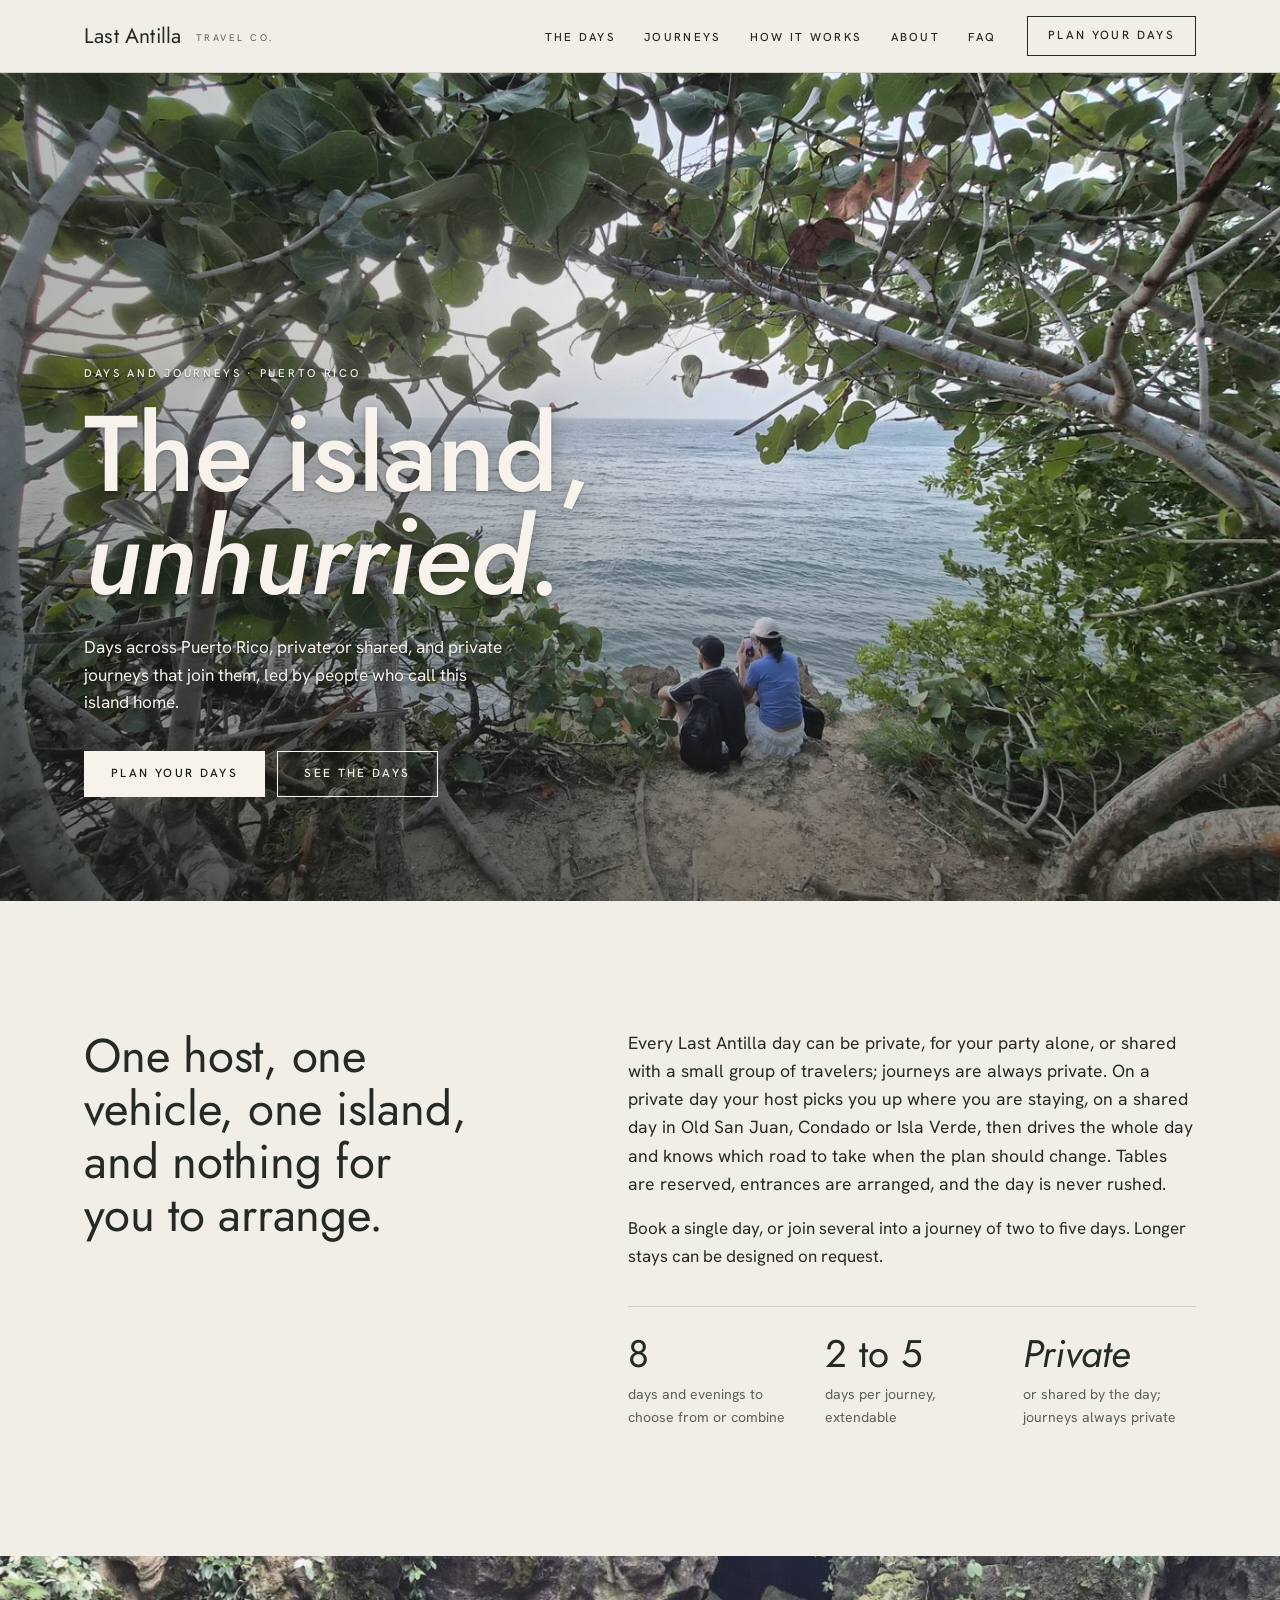
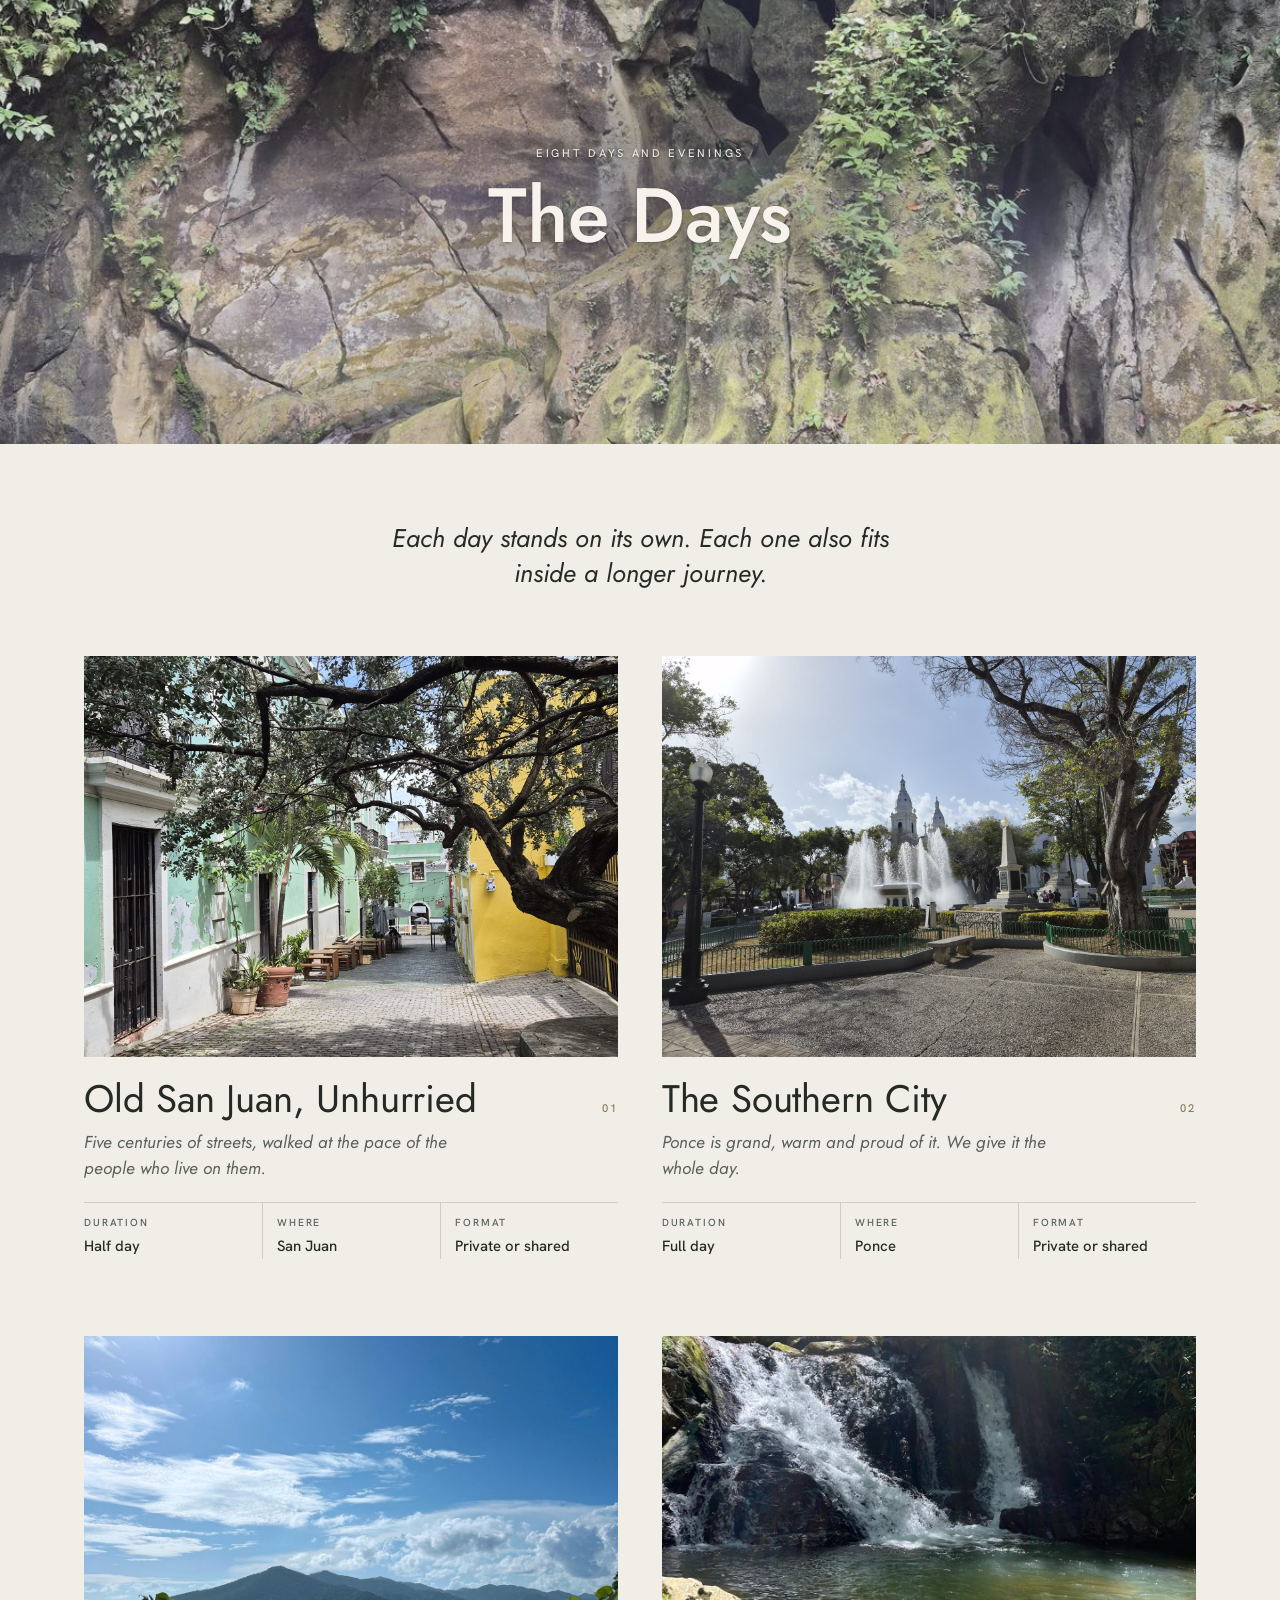
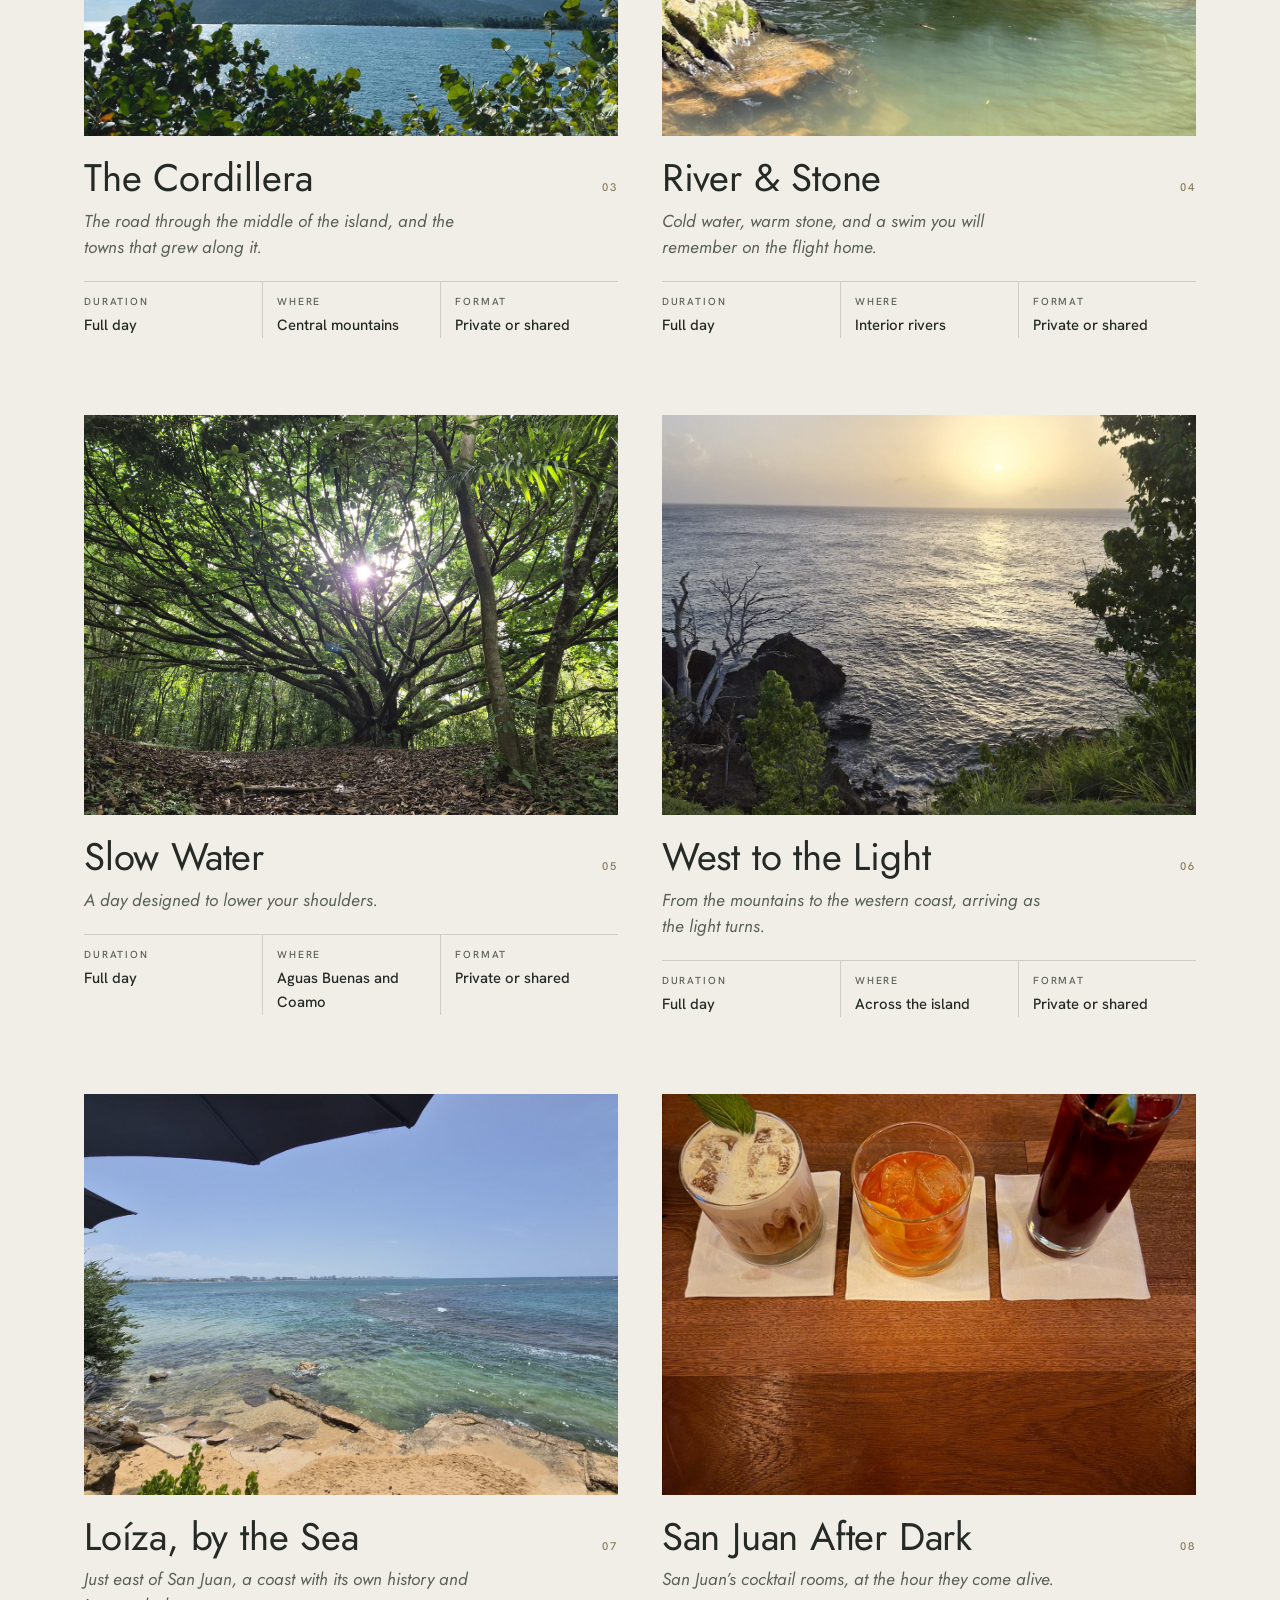
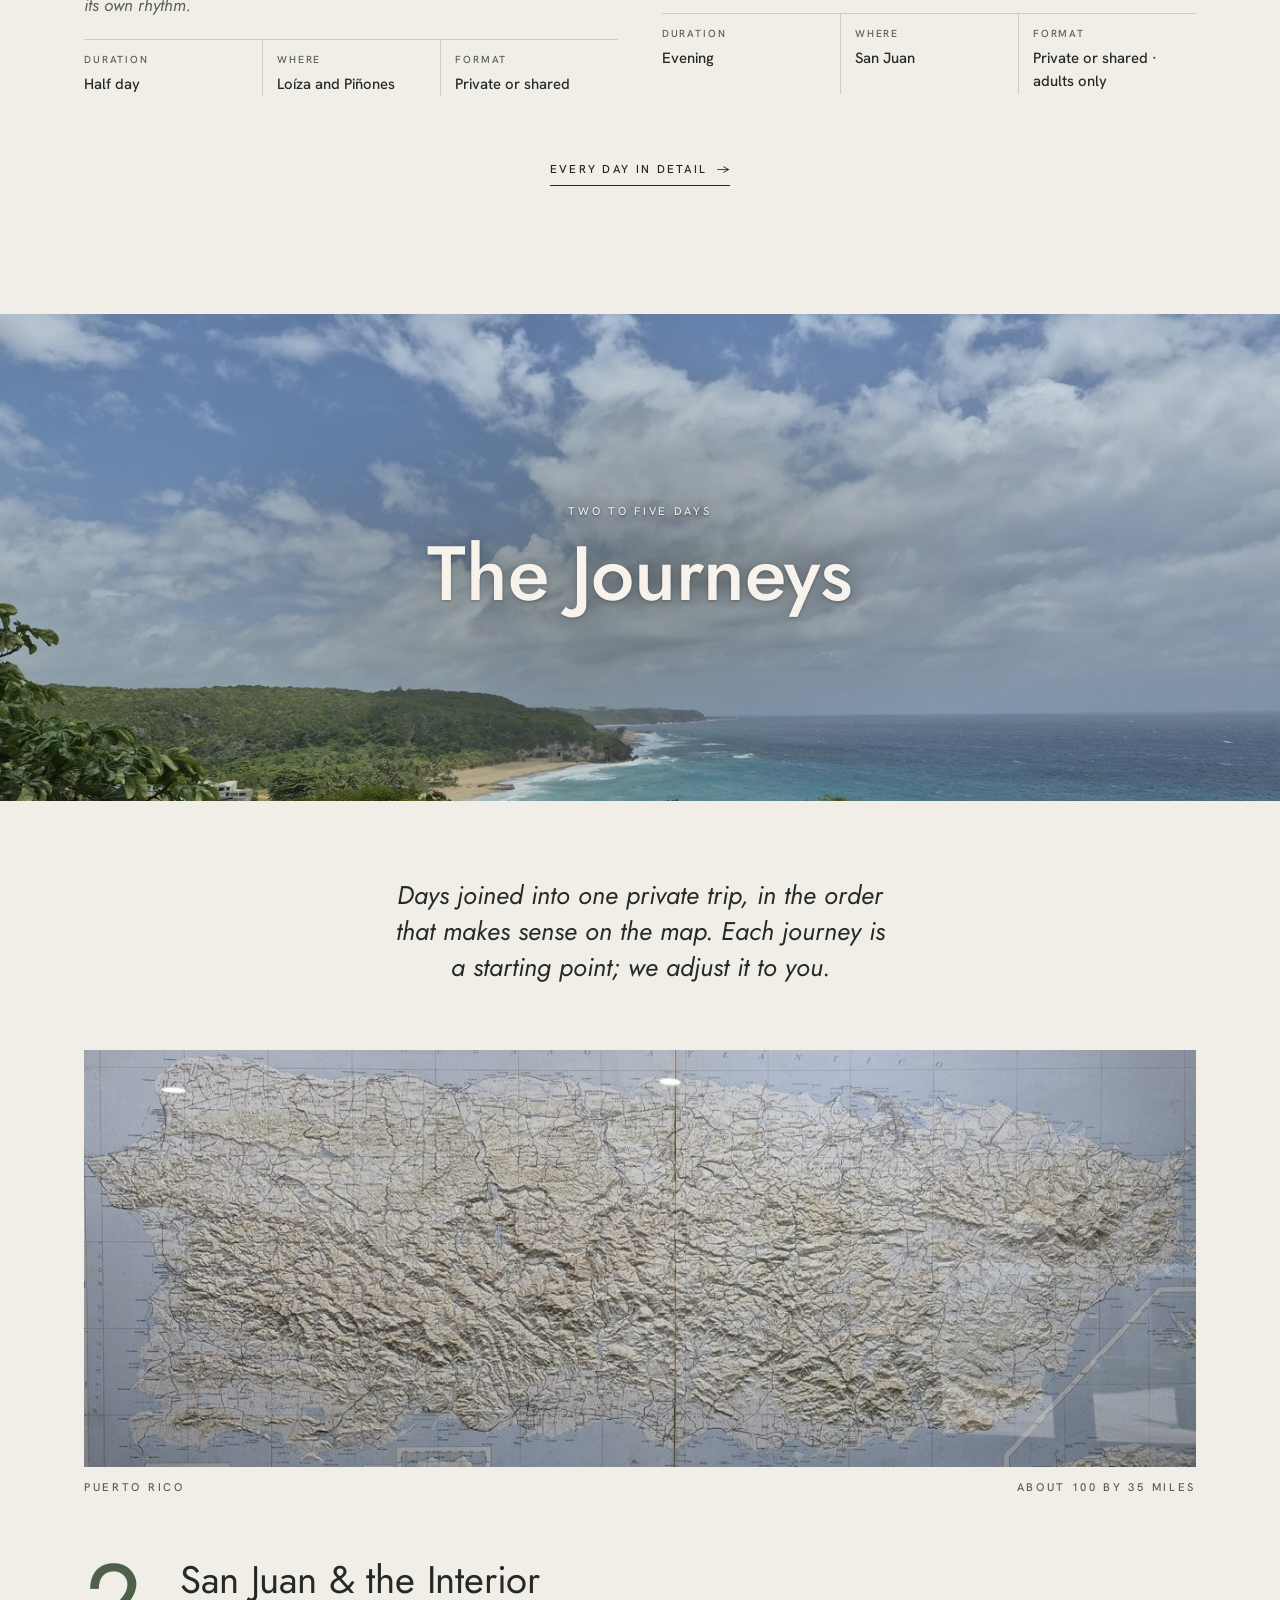
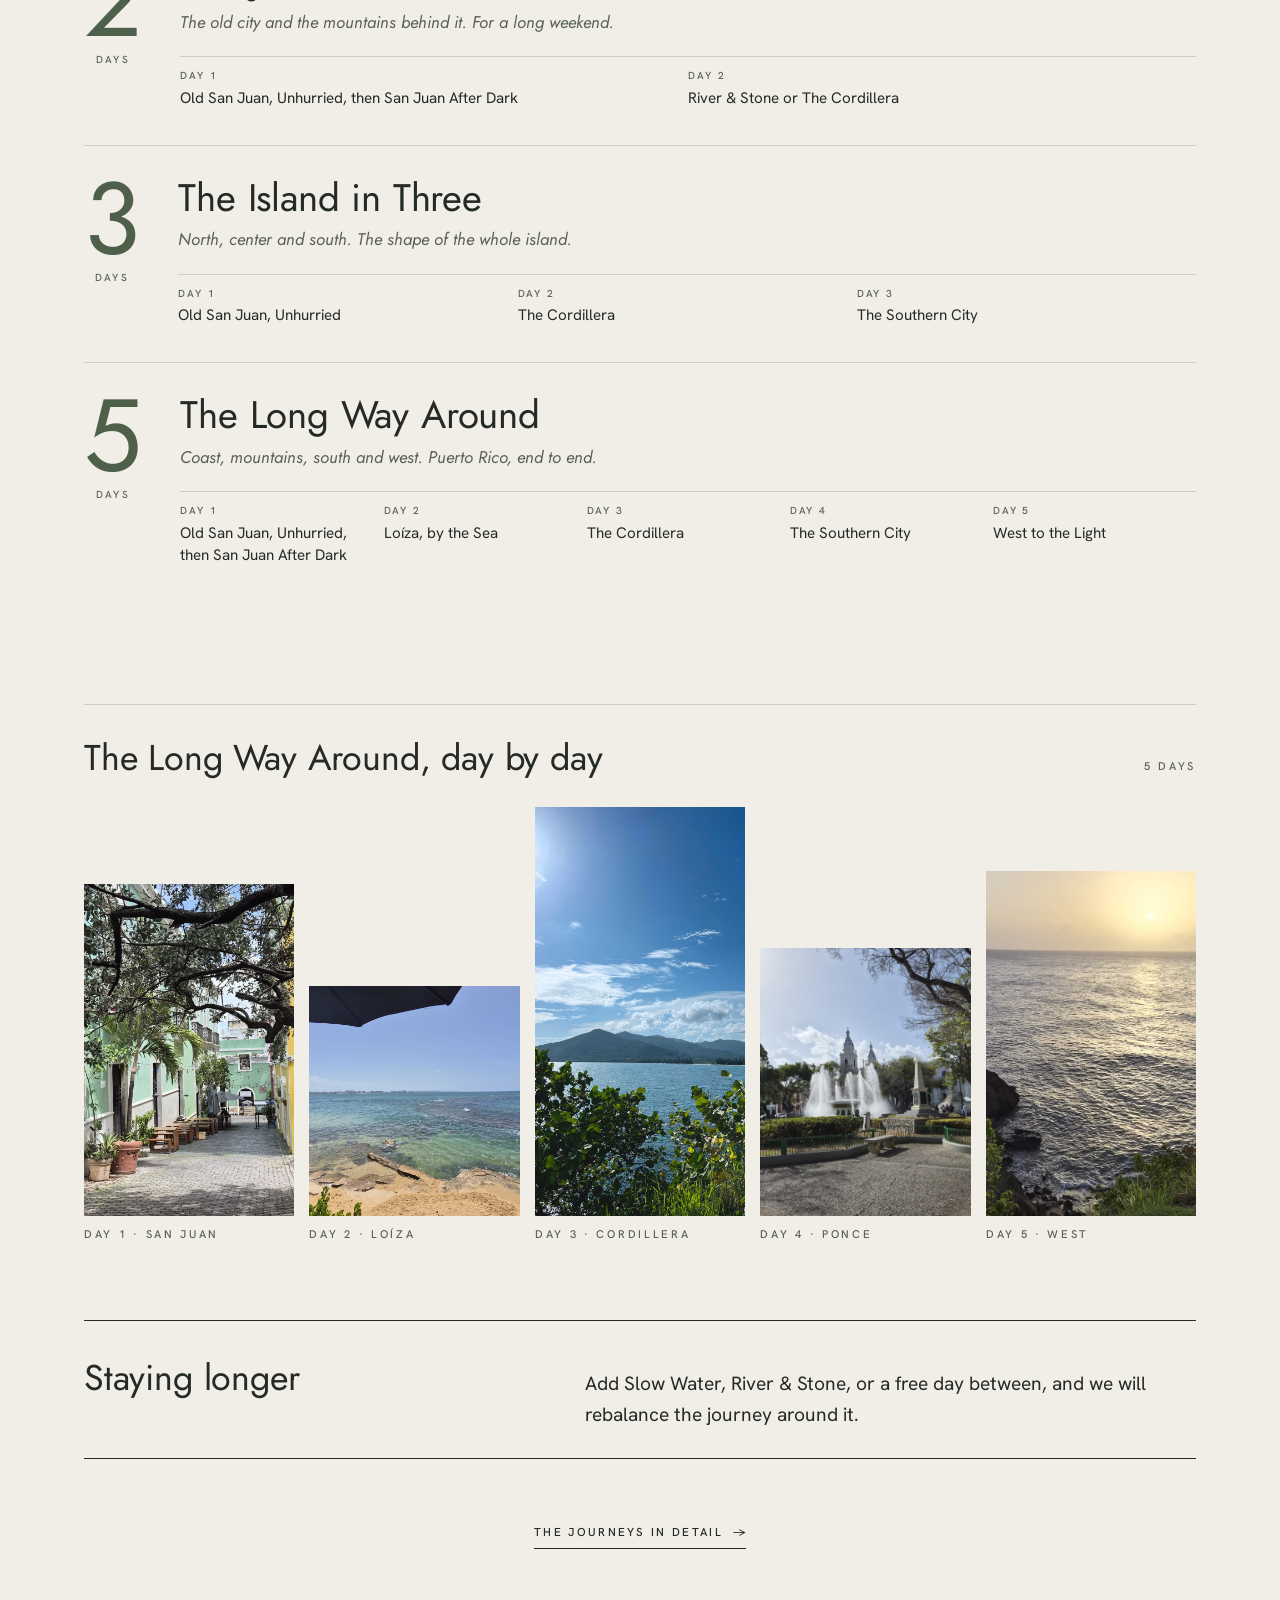
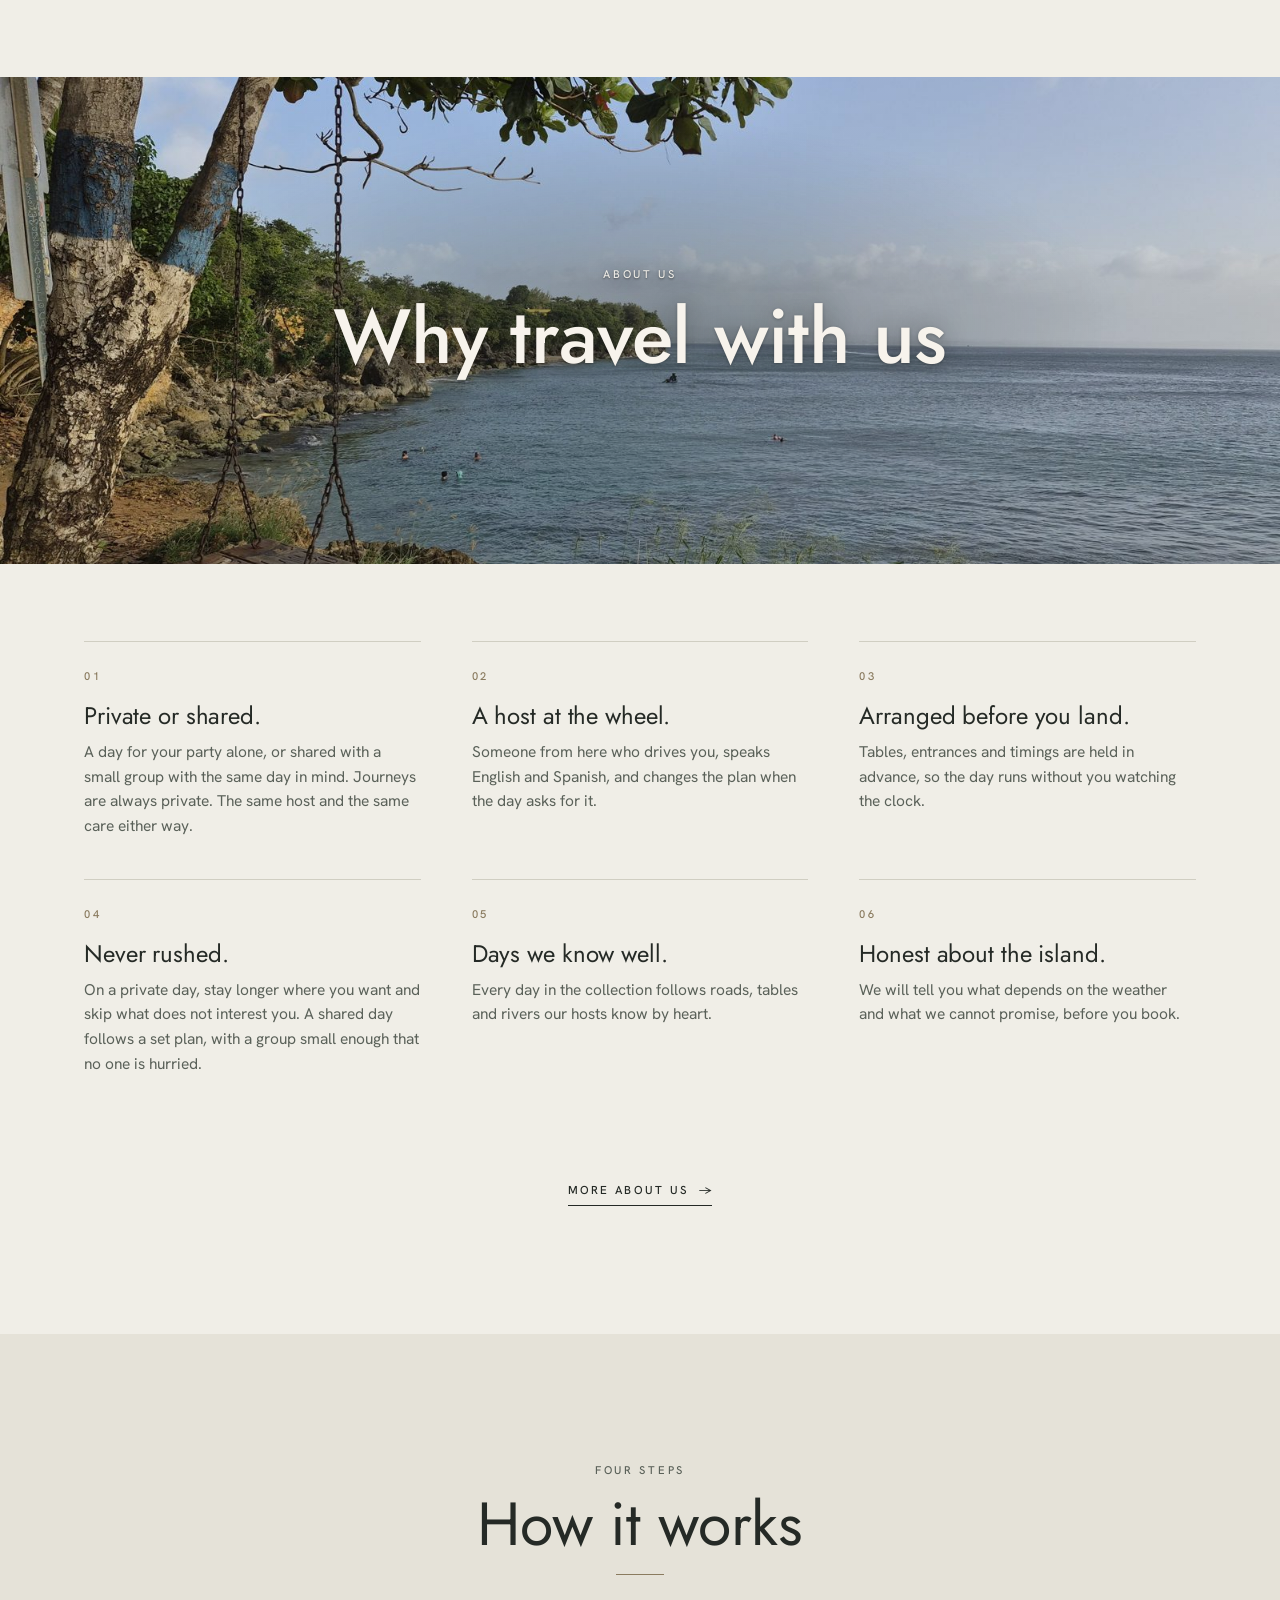
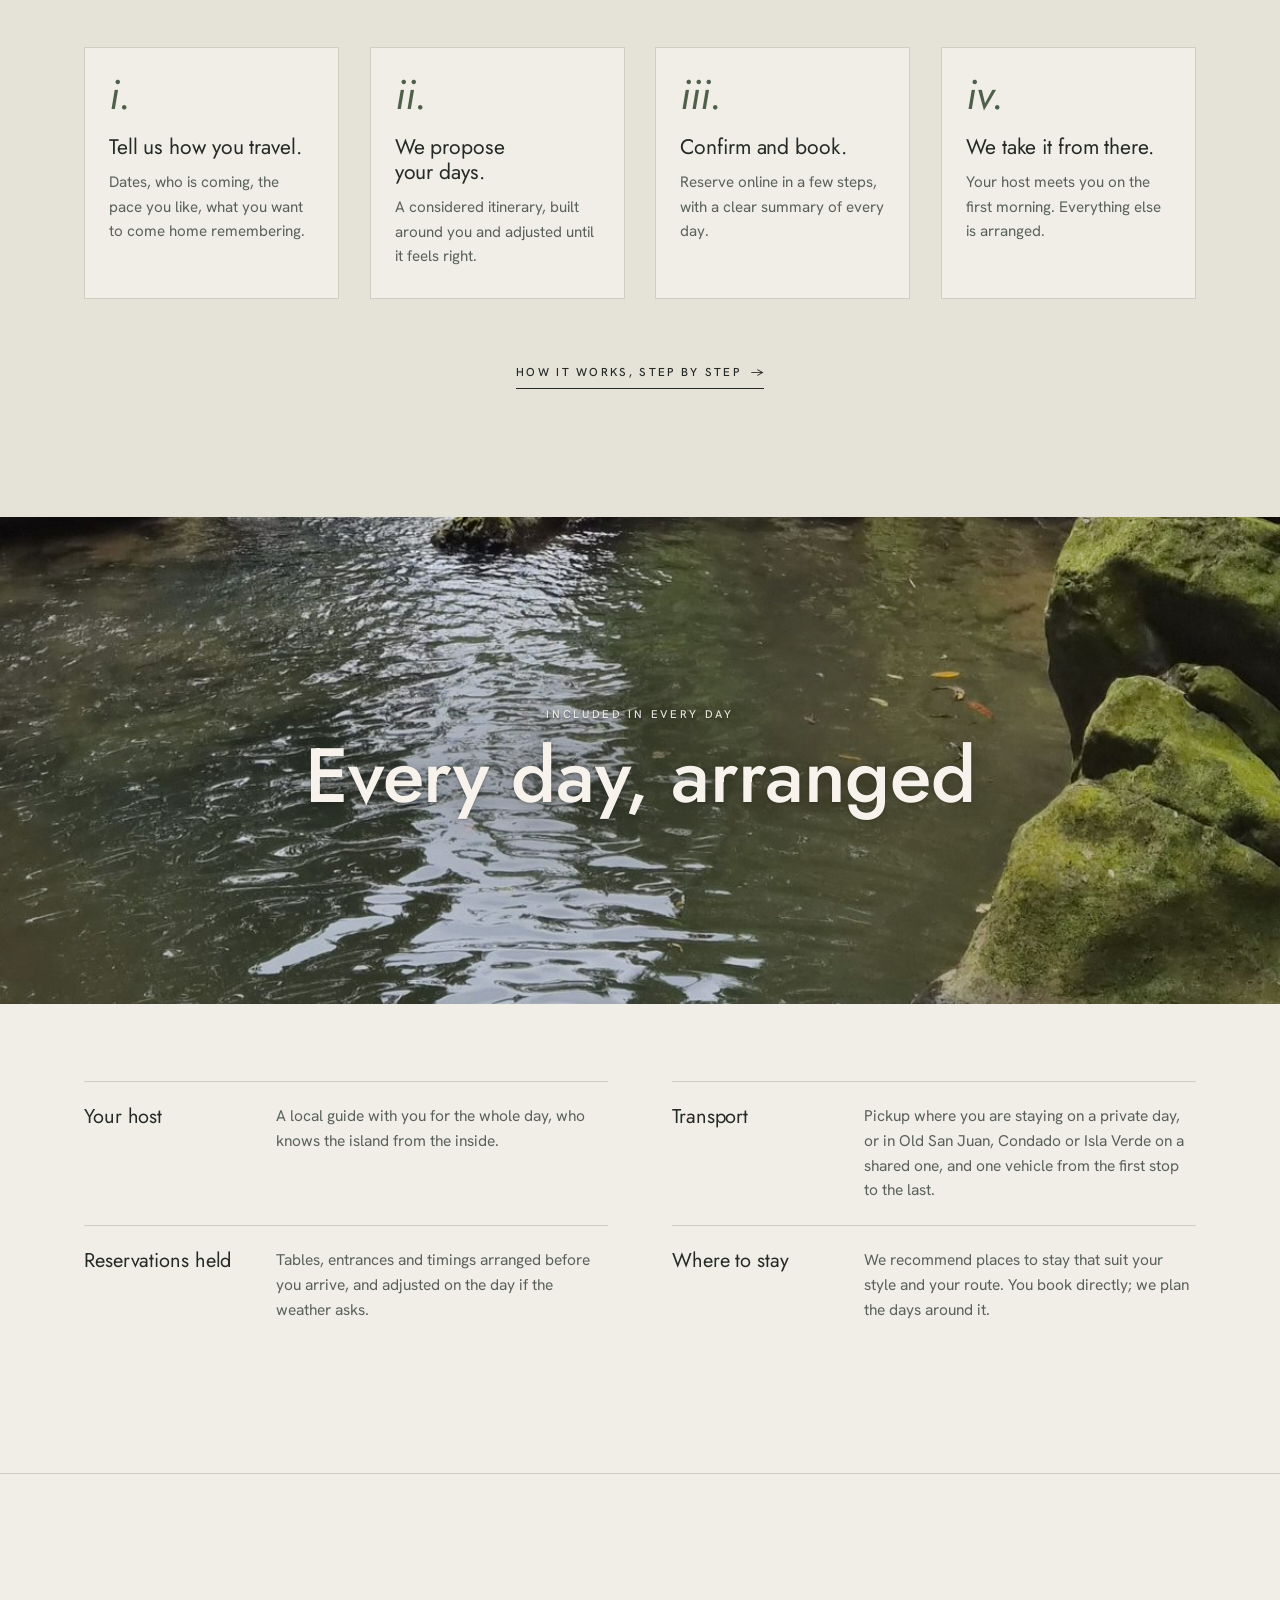
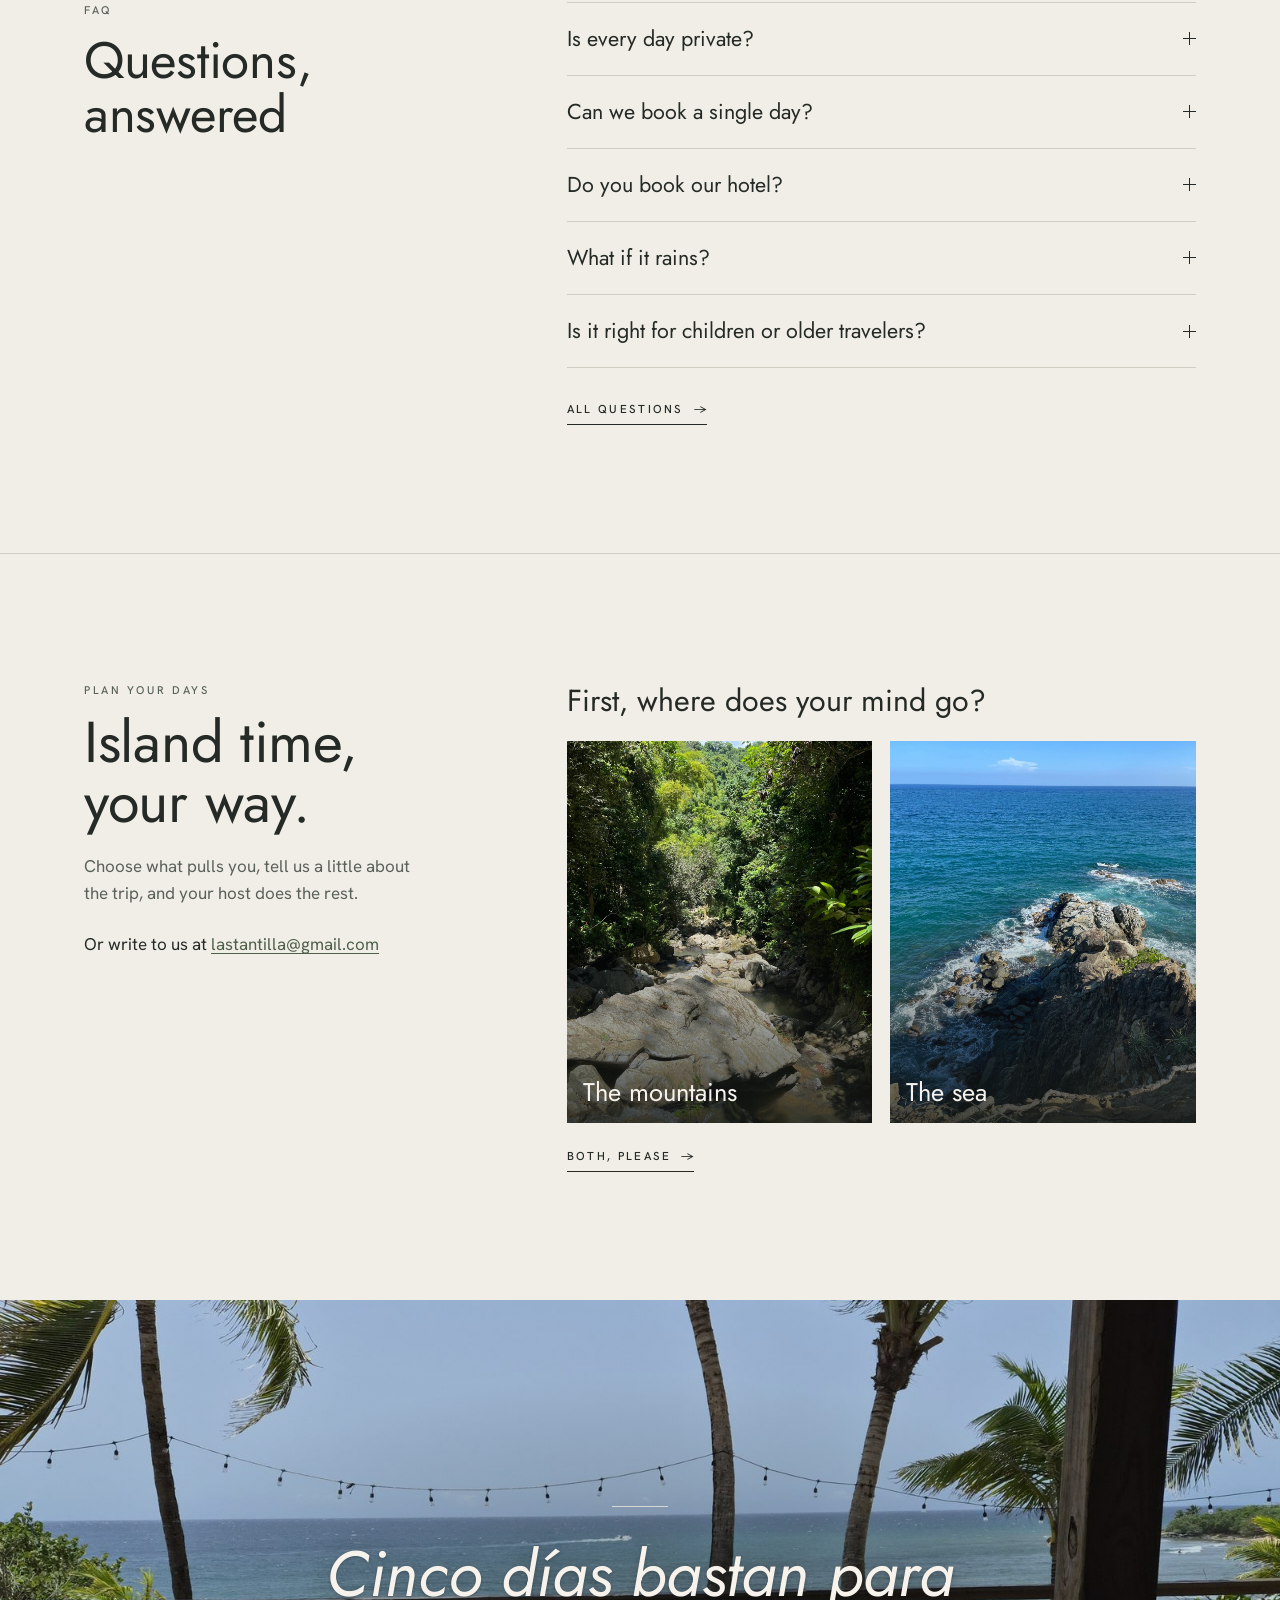
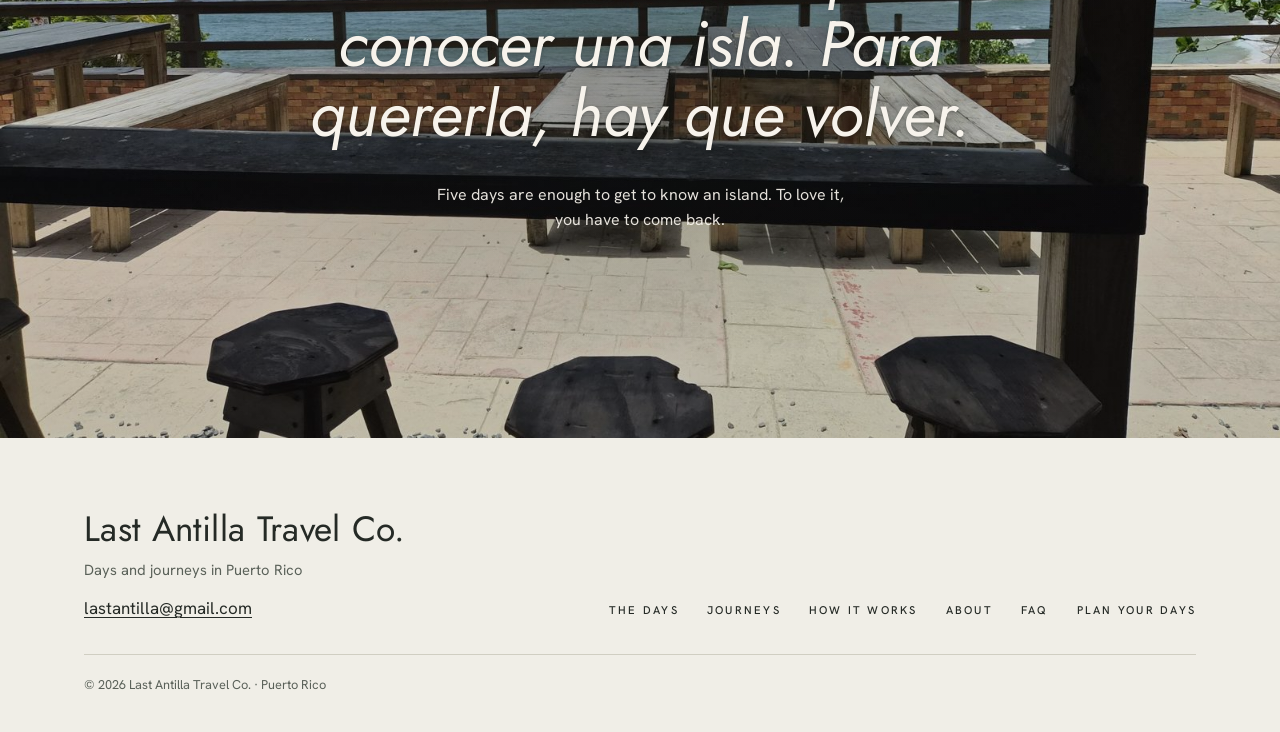
<file: index.html>
<!doctype html>
<html lang="en">
<head>
<meta charset="utf-8">
<meta name="viewport" content="width=device-width, initial-scale=1">
<title>Last Antilla Travel Co. · Days and journeys in Puerto Rico</title>
<meta name="description" content="Days across Puerto Rico, private or shared, and private journeys that join them, led by people who call this island home.">
<link rel="preconnect" href="https://fonts.googleapis.com">
<link rel="preconnect" href="https://fonts.gstatic.com" crossorigin>
<link href="https://fonts.googleapis.com/css2?family=Jost:ital,wght@0,400;0,500;1,400&family=Hanken+Grotesk:wght@400;500;600&display=swap" rel="stylesheet">
<link rel="stylesheet" href="assets/site.css">
</head>
<body>
<a class="skip" href="#main">Skip to content</a>

<header class="site-head">
  <div class="wrap">
    <a class="brand" href="index.html">Last Antilla <small>Travel Co.</small></a>
    <button class="menu-btn" type="button" aria-expanded="false" aria-controls="site-nav"><span class="bars" aria-hidden="true"><i></i><i></i><i></i></span><span class="menu-label">Menu</span></button>
    <nav class="nav" id="site-nav" aria-label="Main">
      <ul>
        <li><a href="days.html">The Days</a></li>
        <li><a href="journeys.html">Journeys</a></li>
        <li><a href="how-it-works.html">How It Works</a></li>
        <li><a href="about.html">About</a></li>
        <li><a href="faq.html">FAQ</a></li>
      </ul>
      <a class="btn btn-line" href="plan.html">Plan your days</a>
    </nav>
  </div>
</header>

<main id="main">
  <section class="hero" aria-labelledby="hero-title">
    <img src="img/pareja-atardecer.jpg" alt="Two people seated on a cliff edge, framed by sea grape branches, watching the sea at sunset" width="1600" height="901" fetchpriority="high">
    <div class="wrap">
      <p class="label">Days and journeys · Puerto Rico</p>
      <h1 id="hero-title">The island, <em>unhurried.</em></h1>
      <p>Days across Puerto Rico, private or shared, and private journeys that join them, led by people who call this island home.</p>
      <div class="actions">
        <a class="btn" href="#plan">Plan your days</a>
        <a class="btn btn-line" href="#days">See the days</a>
      </div>
    </div>
  </section>

  <section class="section" aria-labelledby="promise-title">
    <div class="wrap promise">
      <h2 id="promise-title">One host, one vehicle, one island, and nothing for you to arrange.</h2>
      <div class="body">
        <p>Every Last Antilla day can be private, for your party alone, or shared with a small group of travelers; journeys are always private. On a private day your host picks you up where you are staying, on a shared day in Old San Juan, Condado or Isla Verde, then drives the whole day and knows which road to take when the plan should change. Tables are reserved, entrances are arranged, and the day is never rushed.</p>
        <p>Book a single day, or join several into a journey of two to five days. Longer stays can be designed on request.</p>
        <dl class="facts">
          <div><dt>8</dt><dd>days and evenings to choose from or combine</dd></div>
          <div><dt>2 to 5</dt><dd>days per journey, extendable</dd></div>
          <div><dt><em>Private</em></dt><dd>or shared by the day; journeys always private</dd></div>
        </dl>
      </div>
    </div>
  </section>

  <section id="days" aria-labelledby="days-title">
    <div class="pano">
      <img src="img/cueva-cascada.jpg" alt="A small waterfall falling from a cave mouth into a clear pool" width="1200" height="1600" loading="lazy" style="object-position:50% 60%">
      <div class="in"><span class="label">Eight days and evenings</span><h2 id="days-title">The Days</h2></div>
    </div>
    <div class="section wrap tight">
      <p class="lead">Each day stands on its own. Each one also fits inside a longer journey.</p>
      <ul class="days">
        <li class="day"><a class="card" href="days.html#old-san-juan">
          <figure><img src="img/viejo-san-juan-calle.jpg" alt="A shaded cobblestone street in Old San Juan with pastel facades" width="1600" height="1200" loading="lazy"></figure>
          <div class="day-top"><h3>Old San Juan, Unhurried</h3><span class="idx">01</span></div>
          <p class="line">Five centuries of streets, walked at the pace of the people who live on them.</p>
          <dl class="data"><div><dt>Duration</dt><dd>Half day</dd></div><div><dt>Where</dt><dd>San Juan</dd></div><div><dt>Format</dt><dd>Private or shared</dd></div></dl>
        </a></li>
        <li class="day"><a class="card" href="days.html#southern-city">
          <figure><img src="img/ponce-plaza.jpg" alt="The plaza in Ponce with fountains and the cathedral behind the trees" width="1600" height="1200" loading="lazy"></figure>
          <div class="day-top"><h3>The Southern City</h3><span class="idx">02</span></div>
          <p class="line">Ponce is grand, warm and proud of it. We give it the whole day.</p>
          <dl class="data"><div><dt>Duration</dt><dd>Full day</dd></div><div><dt>Where</dt><dd>Ponce</dd></div><div><dt>Format</dt><dd>Private or shared</dd></div></dl>
        </a></li>
        <li class="day"><a class="card" href="days.html#cordillera">
          <figure><img src="img/cordillera-lago.jpg" alt="A mountain lake in the island's interior under a wide blue sky" width="1200" height="1600" loading="lazy"></figure>
          <div class="day-top"><h3>The Cordillera</h3><span class="idx">03</span></div>
          <p class="line">The road through the middle of the island, and the towns that grew along it.</p>
          <dl class="data"><div><dt>Duration</dt><dd>Full day</dd></div><div><dt>Where</dt><dd>Central mountains</dd></div><div><dt>Format</dt><dd>Private or shared</dd></div></dl>
        </a></li>
        <li class="day"><a class="card" href="days.html#river-and-stone">
          <figure><img src="img/rio-poza-cascada.jpg" alt="Two waterfalls falling into a clear green river pool" width="1200" height="1600" loading="lazy"></figure>
          <div class="day-top"><h3>River &amp; Stone</h3><span class="idx">04</span></div>
          <p class="line">Cold water, warm stone, and a swim you will remember on the flight home.</p>
          <dl class="data"><div><dt>Duration</dt><dd>Full day</dd></div><div><dt>Where</dt><dd>Interior rivers</dd></div><div><dt>Format</dt><dd>Private or shared</dd></div></dl>
        </a></li>
        <li class="day"><a class="card" href="days.html#slow-water">
          <figure><img src="img/bosque-luz.jpg" alt="Morning light through the branches of a wide tree in a forest clearing" width="1600" height="1200" loading="lazy"></figure>
          <div class="day-top"><h3>Slow Water</h3><span class="idx">05</span></div>
          <p class="line">A day designed to lower your shoulders.</p>
          <dl class="data"><div><dt>Duration</dt><dd>Full day</dd></div><div><dt>Where</dt><dd>Aguas Buenas and Coamo</dd></div><div><dt>Format</dt><dd>Private or shared</dd></div></dl>
        </a></li>
        <li class="day"><a class="card" href="days.html#west-to-the-light">
          <figure><img src="img/atardecer-rocas.jpg" alt="Sun low over the Caribbean, seen past dark rocks and sea grapes" width="1600" height="901" loading="lazy"></figure>
          <div class="day-top"><h3>West to the Light</h3><span class="idx">06</span></div>
          <p class="line">From the mountains to the western coast, arriving as the light turns.</p>
          <dl class="data"><div><dt>Duration</dt><dd>Full day</dd></div><div><dt>Where</dt><dd>Across the island</dd></div><div><dt>Format</dt><dd>Private or shared</dd></div></dl>
        </a></li>
        <li class="day"><a class="card" href="days.html#loiza">
          <figure><img src="img/costa-turquesa.jpg" alt="Clear turquoise water over flat coastal rock, with the city far across the bay" width="1600" height="901" loading="lazy"></figure>
          <div class="day-top"><h3>Loíza, by the Sea</h3><span class="idx">07</span></div>
          <p class="line">Just east of San Juan, a coast with its own history and its own rhythm.</p>
          <dl class="data"><div><dt>Duration</dt><dd>Half day</dd></div><div><dt>Where</dt><dd>Loíza and Piñones</dd></div><div><dt>Format</dt><dd>Private or shared</dd></div></dl>
        </a></li>
        <li class="day"><a class="card" href="days.html#after-dark">
          <figure><img src="img/cocteles-barra.jpg" alt="Three craft cocktails on a wooden bar" width="1200" height="1600" loading="lazy"></figure>
          <div class="day-top"><h3>San Juan After Dark</h3><span class="idx">08</span></div>
          <p class="line">San Juan’s cocktail rooms, at the hour they come alive.</p>
          <dl class="data"><div><dt>Duration</dt><dd>Evening</dd></div><div><dt>Where</dt><dd>San Juan</dd></div><div><dt>Format</dt><dd>Private or shared · adults only</dd></div></dl>
        </a></li>
      </ul>
      <div class="more-row"><a class="more" href="days.html">Every day in detail</a></div>
    </div>
  </section>

  <section id="journeys" aria-labelledby="journeys-title">
    <div class="pano">
      <img src="img/costa-norte-mirador.jpg" alt="The northern coastline seen from a forested lookout under a sky of scattered clouds" width="1600" height="1200" loading="lazy" style="object-position:50% 55%">
      <div class="in"><span class="label">Two to five days</span><h2 id="journeys-title">The Journeys</h2></div>
    </div>
    <div class="section wrap tight">
      <p class="lead">Days joined into one private trip, in the order that makes sense on the map. Each journey is a starting point; we adjust it to you.</p>
      <div class="jour-wrap">
        <div class="map">
          <figure>
            <img src="img/mapa-relieve.jpg" alt="A relief map of Puerto Rico showing the central mountain range" width="1225" height="460" loading="lazy">
            <figcaption><span class="label">Puerto Rico</span><span class="label">About 100 by 35 miles</span></figcaption>
          </figure>
        </div>
        <div>
          <article class="journey">
            <div class="jnum" aria-hidden="true">2<small>Days</small></div>
            <div>
              <h3><a href="journeys.html#san-juan-and-the-interior"><span class="sr">2 days: </span>San Juan &amp; the Interior</a></h3>
              <p class="line">The old city and the mountains behind it. For a long weekend.</p>
              <ol class="seq">
                <li><b>Day 1</b>Old San Juan, Unhurried, then San Juan After Dark</li>
                <li><b>Day 2</b>River &amp; Stone or The Cordillera</li>
              </ol>
            </div>
          </article>
          <article class="journey">
            <div class="jnum" aria-hidden="true">3<small>Days</small></div>
            <div>
              <h3><a href="journeys.html#island-in-three"><span class="sr">3 days: </span>The Island in Three</a></h3>
              <p class="line">North, center and south. The shape of the whole island.</p>
              <ol class="seq">
                <li><b>Day 1</b>Old San Juan, Unhurried</li>
                <li><b>Day 2</b>The Cordillera</li>
                <li><b>Day 3</b>The Southern City</li>
              </ol>
            </div>
          </article>
          <article class="journey">
            <div class="jnum" aria-hidden="true">5<small>Days</small></div>
            <div>
              <h3><a href="journeys.html#long-way-around"><span class="sr">5 days: </span>The Long Way Around</a></h3>
              <p class="line">Coast, mountains, south and west. Puerto Rico, end to end.</p>
              <ol class="seq">
                <li><b>Day 1</b>Old San Juan, Unhurried, then San Juan After Dark</li>
                <li><b>Day 2</b>Loíza, by the Sea</li>
                <li><b>Day 3</b>The Cordillera</li>
                <li><b>Day 4</b>The Southern City</li>
                <li><b>Day 5</b>West to the Light</li>
              </ol>
            </div>
          </article>
        </div>
      </div>

      <div class="strip-head">
        <h3>The Long Way Around, day by day</h3>
        <span class="label">5 days</span>
      </div>
      <div class="strip">
        <figure><img src="img/viejo-san-juan-calle.jpg" alt="A shaded cobblestone street in Old San Juan with pastel facades" width="1600" height="1200" loading="lazy"><figcaption class="label">Day 1 · San Juan</figcaption></figure>
        <figure><img src="img/costa-turquesa.jpg" alt="Clear turquoise water over flat coastal rock, with the city far across the bay" width="1600" height="901" loading="lazy"><figcaption class="label">Day 2 · Loíza</figcaption></figure>
        <figure><img src="img/cordillera-lago.jpg" alt="A mountain lake in the island's interior under a wide blue sky" width="1200" height="1600" loading="lazy"><figcaption class="label">Day 3 · Cordillera</figcaption></figure>
        <figure><img src="img/ponce-plaza.jpg" alt="The plaza in Ponce with fountains and the cathedral behind the trees" width="1600" height="1200" loading="lazy"><figcaption class="label">Day 4 · Ponce</figcaption></figure>
        <figure><img src="img/atardecer-rocas.jpg" alt="Sun low over the Caribbean, seen past dark rocks and sea grapes" width="1600" height="901" loading="lazy"><figcaption class="label">Day 5 · West</figcaption></figure>
      </div>

      <div class="longer">
        <h3>Staying longer</h3>
        <p>Add Slow Water, River &amp; Stone, or a free day between, and we will rebalance the journey around it.</p>
      </div>
      <div class="more-row"><a class="more" href="journeys.html">The journeys in detail</a></div>
    </div>
  </section>

  <section id="why" aria-labelledby="why-title">
    <div class="pano">
      <img src="img/columpio-mar.jpg" alt="A wooden swing hanging from a tree over a calm Caribbean bay" width="1600" height="901" loading="lazy">
      <div class="in"><span class="label">About us</span><h2 id="why-title">Why travel with us</h2></div>
    </div>
    <div class="section wrap tight">
      <ol class="why-grid">
        <li><h3>Private or shared.</h3><p>A day for your party alone, or shared with a small group with the same day in mind. Journeys are always private. The same host and the same care either way.</p></li>
        <li><h3>A host at the wheel.</h3><p>Someone from here who drives you, speaks English and Spanish, and changes the plan when the day asks for it.</p></li>
        <li><h3>Arranged before you land.</h3><p>Tables, entrances and timings are held in advance, so the day runs without you watching the clock.</p></li>
        <li><h3>Never rushed.</h3><p>On a private day, stay longer where you want and skip what does not interest you. A shared day follows a set plan, with a group small enough that no one is hurried.</p></li>
        <li><h3>Days we know well.</h3><p>Every day in the collection follows roads, tables and rivers our hosts know by heart.</p></li>
        <li><h3>Honest about the island.</h3><p>We will tell you what depends on the weather and what we cannot promise, before you book.</p></li>
      </ol>
      <div class="more-row"><a class="more" href="about.html">More about us</a></div>
    </div>
  </section>

  <section class="section how" id="how" aria-labelledby="how-title">
    <div class="wrap">
      <header class="sec-head">
        <p class="label">Four steps</p>
        <h2 id="how-title">How it works</h2>
        <hr class="rule">
      </header>
      <ol class="steps">
        <li><span class="num" aria-hidden="true">i.</span><h3>Tell us how you travel.</h3><p>Dates, who is coming, the pace you like, what you want to come home remembering.</p></li>
        <li><span class="num" aria-hidden="true">ii.</span><h3>We propose your days.</h3><p>A considered itinerary, built around you and adjusted until it feels right.</p></li>
        <li><span class="num" aria-hidden="true">iii.</span><h3>Confirm and book.</h3><p>Reserve online in a few steps, with a clear summary of every day.</p></li>
        <li><span class="num" aria-hidden="true">iv.</span><h3>We take it from there.</h3><p>Your host meets you on the first morning. Everything else is arranged.</p></li>
      </ol>
      <div class="more-row"><a class="more" href="how-it-works.html">How it works, step by step</a></div>
    </div>
  </section>

  <section id="arranged" aria-labelledby="arranged-title">
    <div class="pano">
      <img src="img/rio-canon.jpg" alt="A still river pool between mossy boulders in a forested canyon" width="1200" height="1600" loading="lazy" style="object-position:50% 60%">
      <div class="in"><span class="label">Included in every day</span><h2 id="arranged-title">Every day, arranged</h2></div>
    </div>
    <div class="section wrap tight">
      <ul class="std">
        <li><h3>Your host</h3><p>A local guide with you for the whole day, who knows the island from the inside.</p></li>
        <li><h3>Transport</h3><p>Pickup where you are staying on a private day, or in Old San Juan, Condado or Isla Verde on a shared one, and one vehicle from the first stop to the last.</p></li>
        <li><h3>Reservations held</h3><p>Tables, entrances and timings arranged before you arrive, and adjusted on the day if the weather asks.</p></li>
        <li><h3>Where to stay</h3><p>We recommend places to stay that suit your style and your route. You book directly; we plan the days around it.</p></li>
      </ul>
    </div>
  </section>

  <section class="section faq" id="faq" aria-labelledby="faq-title">
    <div class="wrap split">
      <div>
        <p class="label">FAQ</p>
        <h2 id="faq-title">Questions, answered</h2>
      </div>
      <div>
        <div class="qa">
          <details><summary>Is every day private?</summary><p>It can be. Every day can be booked privately, for your party only with your own host and vehicle, or shared with a small group of travelers. Journeys are always private.</p></details>
          <details><summary>Can we book a single day?</summary><p>Yes. Every day can be booked on its own or joined into a journey.</p></details>
          <details><summary>Do you book our hotel?</summary><p>No. We recommend places that suit your style and route; you book directly, and we plan the days around it.</p></details>
          <details><summary>What if it rains?</summary><p>We adjust the order of the day, or the days, so the plan works with the weather. Some rivers and trails close after heavy rain, and we will tell you when that happens.</p></details>
          <details><summary>Is it right for children or older travelers?</summary><p>Yes. The pace is set for your group. San Juan After Dark is for adults only.</p></details>
        </div>
        <a class="more" href="faq.html">All questions</a>
      </div>
    </div>
  </section>

  <section class="section plan" id="plan" aria-labelledby="plan-title">
    <div class="wrap split">
      <div class="intro">
        <p class="label">Plan your days</p>
        <h2 id="plan-title">Island time, your way.</h2>
        <p>Choose what pulls you, tell us a little about the trip, and your host does the rest.</p>
        <p class="write">Or write to us at <a href="mailto:lastantilla@gmail.com">lastantilla@gmail.com</a></p>
      </div>
      <div class="teaser">
        <p class="teaser-q" id="teaser-q">First, where does your mind go?</p>
        <ul class="teaser-duo" aria-labelledby="teaser-q">
          <li><a href="plan.html?start=mountains"><img src="img/rio-roca.jpg" alt="" width="1200" height="1600" loading="lazy"><span>The mountains</span></a></li>
          <li><a href="plan.html?start=sea"><img src="img/costa-rocosa.jpg" alt="" width="1600" height="901" loading="lazy"><span>The sea</span></a></li>
        </ul>
        <a class="more" href="plan.html?start=both">Both, please</a>
      </div>
    </div>
  </section>

  <section class="closing" aria-label="Closing">
    <img src="img/terraza-mar.jpg" alt="A shaded wooden terrace with stools and tables, looking out between palm trees to the sea" width="1600" height="1200" loading="lazy">
    <div class="wrap">
      <div class="rule" aria-hidden="true"></div>
      <blockquote><p lang="es">Cinco días bastan para conocer una isla. Para quererla, hay que volver.</p></blockquote>
      <p class="tr">Five days are enough to get to know an island. To love it, you have to come back.</p>
    </div>
  </section>
</main>

<footer class="site-foot">
  <div class="wrap">
    <div class="foot-top">
      <div>
        <a class="brand" href="index.html">Last Antilla Travel Co.</a>
        <p>Days and journeys in Puerto Rico</p>
        <a class="mail" href="mailto:lastantilla@gmail.com">lastantilla@gmail.com</a>
      </div>
      <ul class="foot-links">
        <li><a href="days.html">The Days</a></li>
        <li><a href="journeys.html">Journeys</a></li>
        <li><a href="how-it-works.html">How It Works</a></li>
        <li><a href="about.html">About</a></li>
        <li><a href="faq.html">FAQ</a></li>
        <li><a href="plan.html">Plan your days</a></li>
      </ul>
    </div>
    <p class="foot-bottom">© 2026 Last Antilla Travel Co. · Puerto Rico</p>
  </div>
</footer>

<script src="assets/site.js"></script>
</body>
</html>
</file>
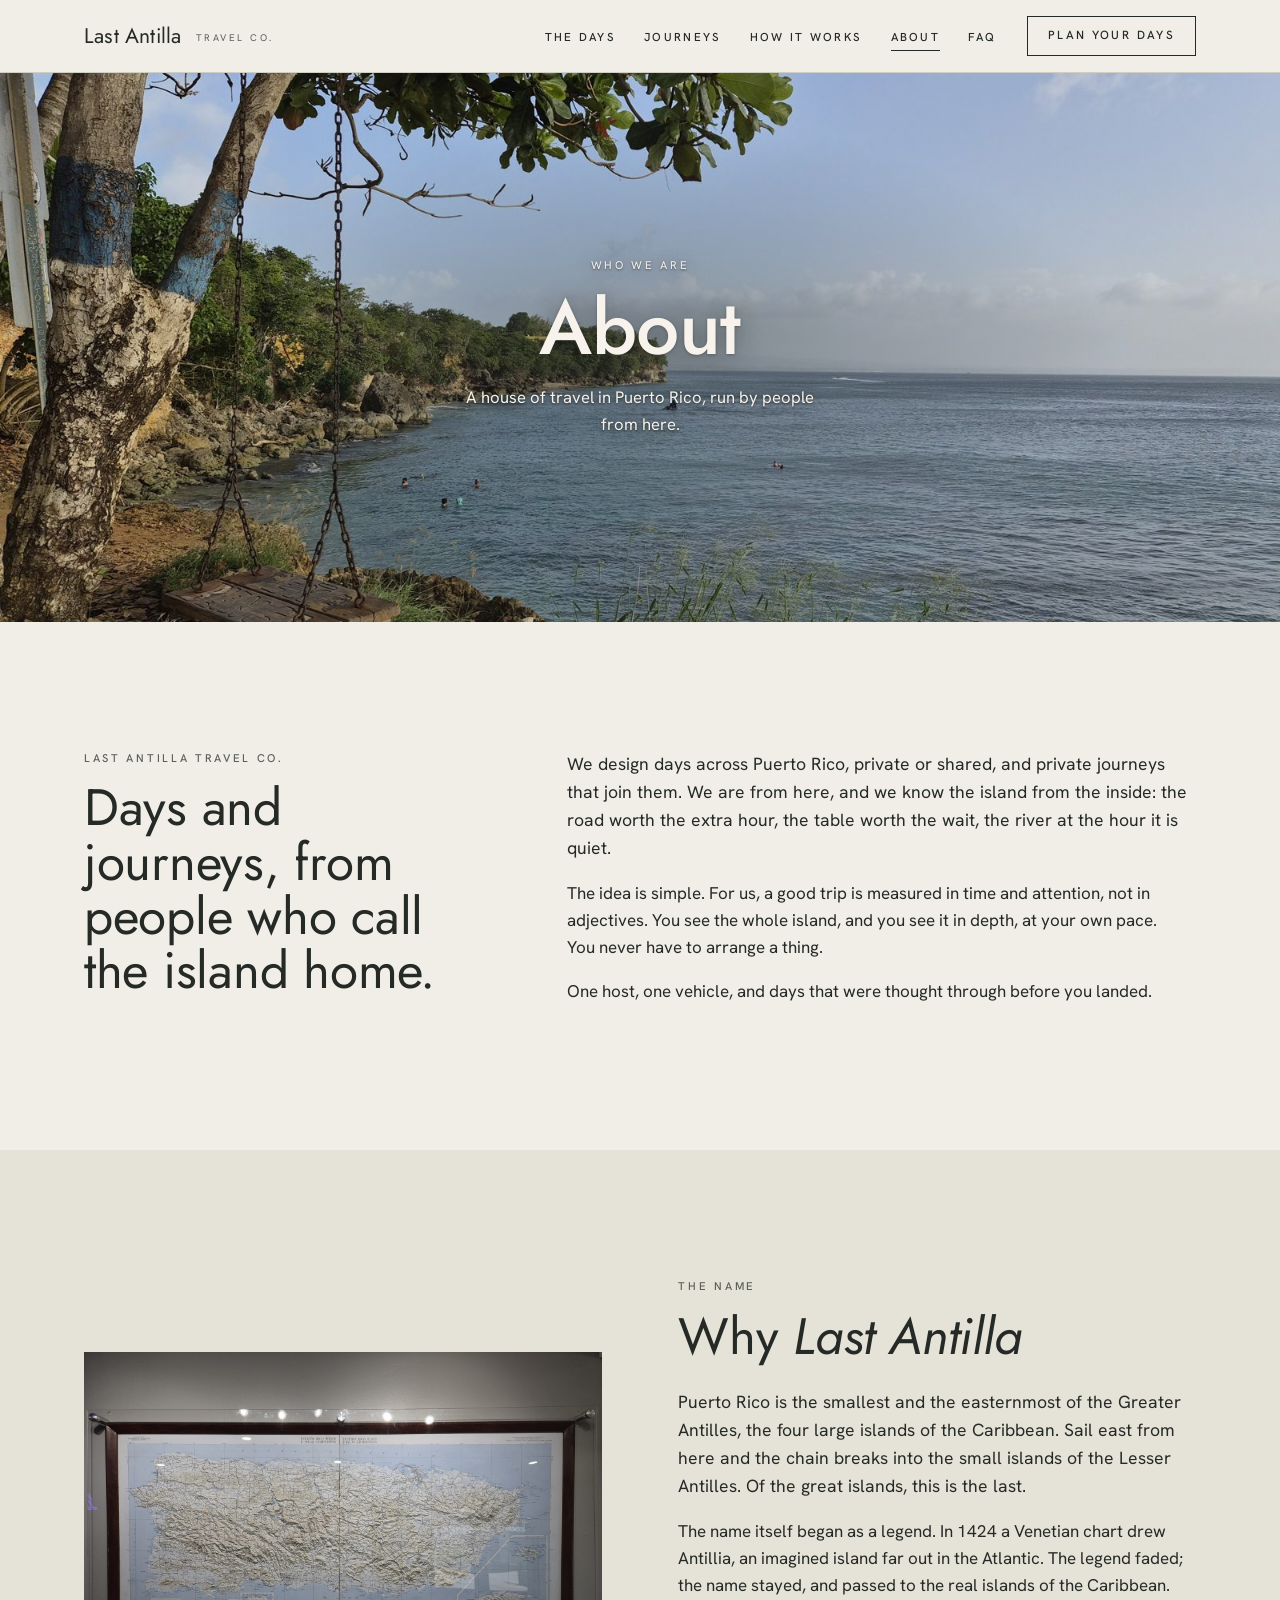
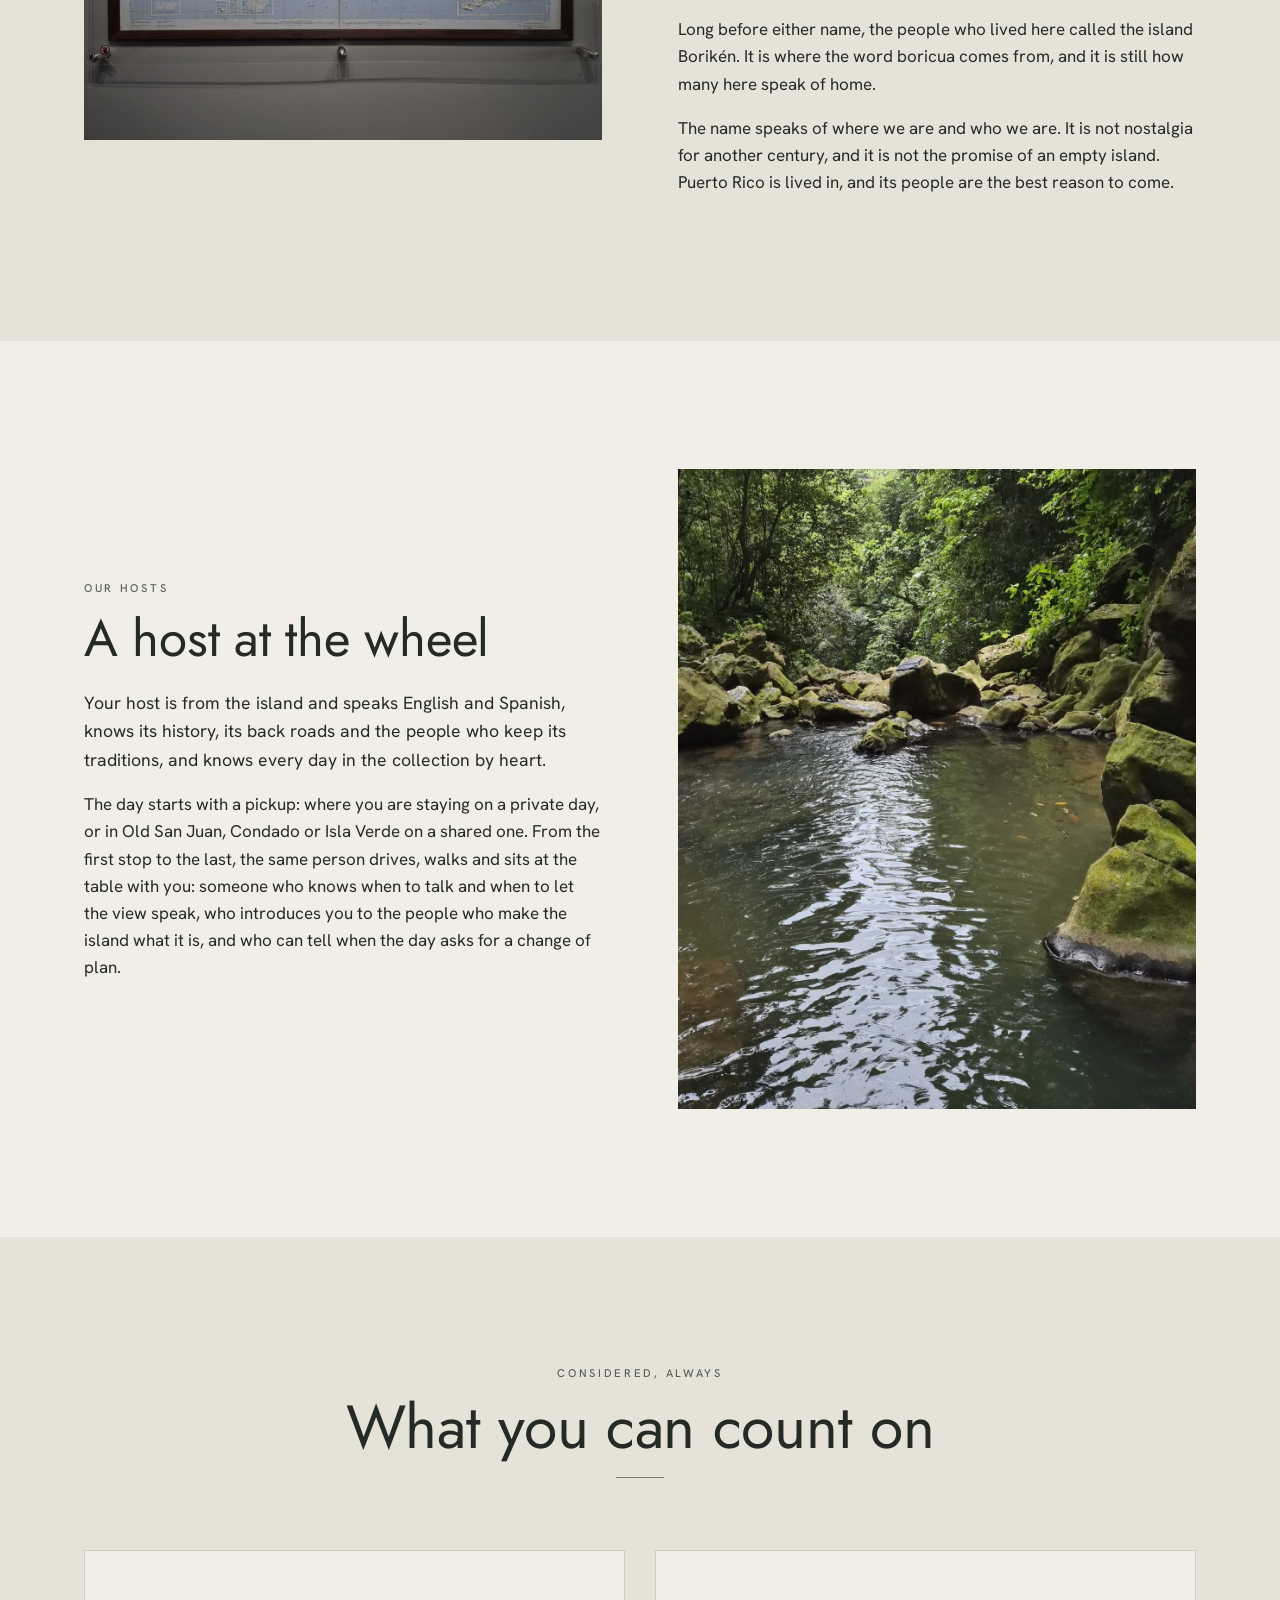
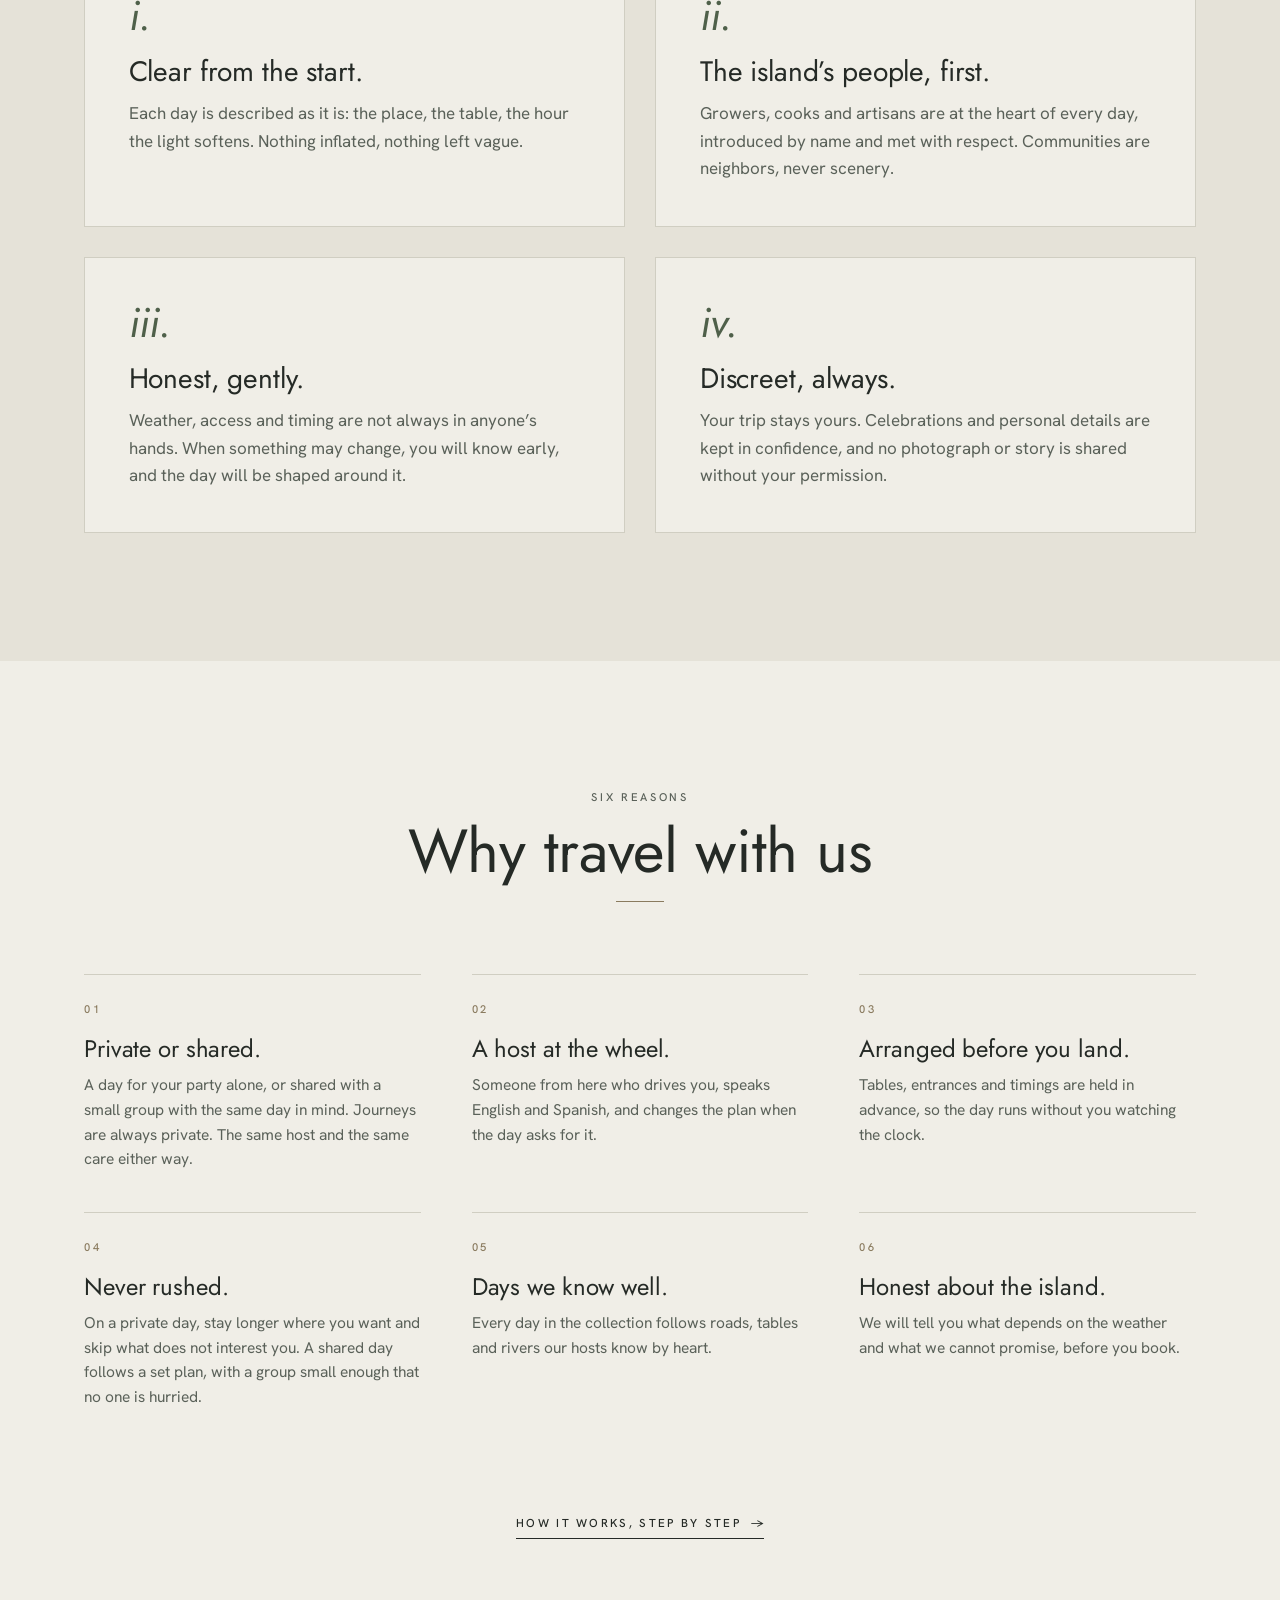
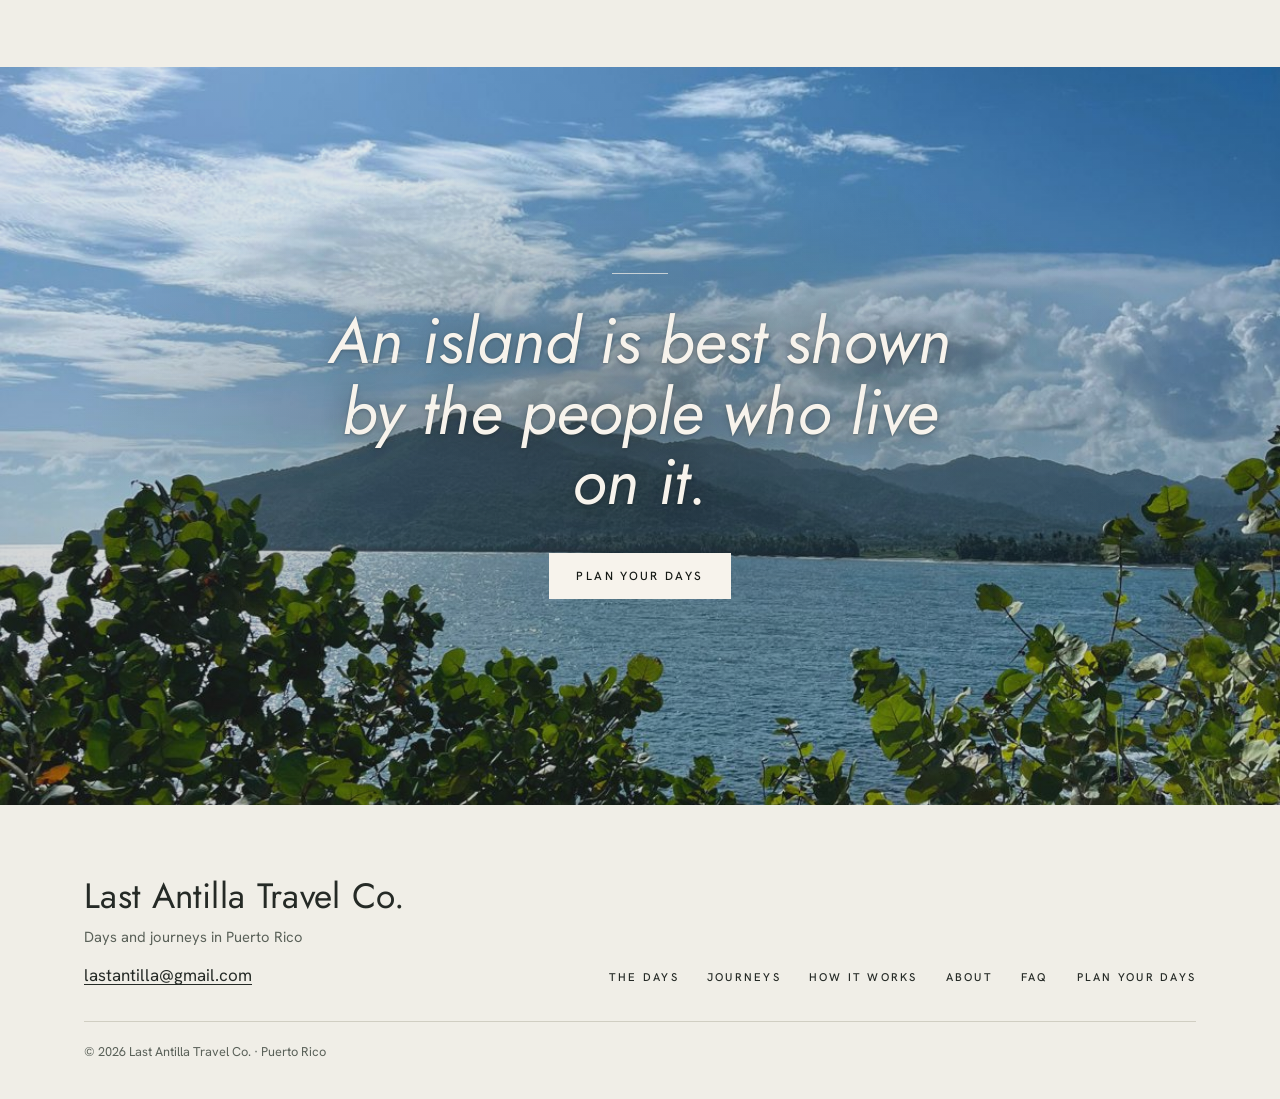
<file: about.html>
<!doctype html>
<html lang="en">
<head>
<meta charset="utf-8">
<meta name="viewport" content="width=device-width, initial-scale=1">
<title>About · Last Antilla Travel Co.</title>
<meta name="description" content="Last Antilla Travel Co. is a house of travel in Puerto Rico, run by people from here who know the island from the inside.">
<link rel="preconnect" href="https://fonts.googleapis.com">
<link rel="preconnect" href="https://fonts.gstatic.com" crossorigin>
<link href="https://fonts.googleapis.com/css2?family=Jost:ital,wght@0,400;0,500;1,400&family=Hanken+Grotesk:wght@400;500;600&display=swap" rel="stylesheet">
<link rel="stylesheet" href="assets/site.css">
</head>
<body>
<a class="skip" href="#main">Skip to content</a>

<header class="site-head">
  <div class="wrap">
    <a class="brand" href="index.html">Last Antilla <small>Travel Co.</small></a>
    <button class="menu-btn" type="button" aria-expanded="false" aria-controls="site-nav"><span class="bars" aria-hidden="true"><i></i><i></i><i></i></span><span class="menu-label">Menu</span></button>
    <nav class="nav" id="site-nav" aria-label="Main">
      <ul>
        <li><a href="days.html">The Days</a></li>
        <li><a href="journeys.html">Journeys</a></li>
        <li><a href="how-it-works.html">How It Works</a></li>
        <li><a href="about.html" aria-current="page">About</a></li>
        <li><a href="faq.html">FAQ</a></li>
      </ul>
      <a class="btn btn-line" href="plan.html">Plan your days</a>
    </nav>
  </div>
</header>

<main id="main">
  <section class="pano page-hero" aria-labelledby="page-title">
    <img src="img/columpio-mar.jpg" alt="A wooden swing hanging from a tree over a calm Caribbean bay" width="1600" height="901" fetchpriority="high">
    <div class="in">
      <span class="label">Who we are</span>
      <h1 id="page-title">About</h1>
      <p>A house of travel in Puerto Rico, run by people from here.</p>
    </div>
  </section>

  <section class="section" aria-labelledby="who-title">
    <div class="wrap split">
      <div>
        <p class="label">Last Antilla Travel Co.</p>
        <h2 id="who-title">Days and journeys, from people who call the island home.</h2>
      </div>
      <div class="prose">
        <p>We design days across Puerto Rico, private or shared, and private journeys that join them. We are from here, and we know the island from the inside: the road worth the extra hour, the table worth the wait, the river at the hour it is quiet.</p>
        <p>The idea is simple. For us, a good trip is measured in time and attention, not in adjectives. You see the whole island, and you see it in depth, at your own pace. You never have to arrange a thing.</p>
        <p>One host, one vehicle, and days that were thought through before you landed.</p>
      </div>
    </div>
  </section>

  <section class="section ab-band" aria-labelledby="name-title">
    <div class="wrap ab-media">
      <figure class="ab-fig ab-map">
        <img src="img/mapa-enmarcado.jpg" alt="A framed relief map of Puerto Rico showing the central mountain range" width="1600" height="1200" loading="lazy">
      </figure>
      <div>
        <p class="label">The name</p>
        <h2 id="name-title">Why <em>Last Antilla</em></h2>
        <div class="prose">
          <p>Puerto Rico is the smallest and the easternmost of the Greater Antilles, the four large islands of the Caribbean. Sail east from here and the chain breaks into the small islands of the Lesser Antilles. Of the great islands, this is the last.</p>
          <p>The name itself began as a legend. In 1424 a Venetian chart drew Antillia, an imagined island far out in the Atlantic. The legend faded; the name stayed, and passed to the real islands of the Caribbean.</p>
          <p>Long before either name, the people who lived here called the island Borikén. It is where the word boricua comes from, and it is still how many here speak of home.</p>
          <p>The name speaks of where we are and who we are. It is not nostalgia for another century, and it is not the promise of an empty island. Puerto Rico is lived in, and its people are the best reason to come.</p>
        </div>
      </div>
    </div>
  </section>

  <section class="section" aria-labelledby="hosts-title">
    <div class="wrap ab-media ab-rev">
      <figure class="ab-fig ab-tall">
        <img src="img/rio-canon.jpg" alt="A still river pool between mossy boulders in a forested canyon" width="1200" height="1600" loading="lazy">
      </figure>
      <div>
        <p class="label">Our hosts</p>
        <h2 id="hosts-title">A host at the wheel</h2>
        <div class="prose">
          <p>Your host is from the island and speaks English and Spanish, knows its history, its back roads and the people who keep its traditions, and knows every day in the collection by heart.</p>
          <p>The day starts with a pickup: where you are staying on a private day, or in Old San Juan, Condado or Isla Verde on a shared one. From the first stop to the last, the same person drives, walks and sits at the table with you: someone who knows when to talk and when to let the view speak, who introduces you to the people who make the island what it is, and who can tell when the day asks for a change of plan.</p>
        </div>
      </div>
    </div>
  </section>

  <section class="section ab-band" aria-labelledby="believe-title">
    <div class="wrap">
      <header class="sec-head">
        <p class="label">Considered, always</p>
        <h2 id="believe-title">What you can count on</h2>
        <hr class="rule">
      </header>
      <ol class="ab-beliefs">
        <li><span class="ab-num" aria-hidden="true">i.</span><h3>Clear from the start.</h3><p>Each day is described as it is: the place, the table, the hour the light softens. Nothing inflated, nothing left vague.</p></li>
        <li><span class="ab-num" aria-hidden="true">ii.</span><h3>The island’s people, first.</h3><p>Growers, cooks and artisans are at the heart of every day, introduced by name and met with respect. Communities are neighbors, never scenery.</p></li>
        <li><span class="ab-num" aria-hidden="true">iii.</span><h3>Honest, gently.</h3><p>Weather, access and timing are not always in anyone’s hands. When something may change, you will know early, and the day will be shaped around it.</p></li>
        <li><span class="ab-num" aria-hidden="true">iv.</span><h3>Discreet, always.</h3><p>Your trip stays yours. Celebrations and personal details are kept in confidence, and no photograph or story is shared without your permission.</p></li>
      </ol>
    </div>
  </section>

  <section class="section" aria-labelledby="why-title">
    <div class="wrap">
      <header class="sec-head">
        <p class="label">Six reasons</p>
        <h2 id="why-title">Why travel with us</h2>
        <hr class="rule">
      </header>
      <ol class="why-grid">
        <li><h3>Private or shared.</h3><p>A day for your party alone, or shared with a small group with the same day in mind. Journeys are always private. The same host and the same care either way.</p></li>
        <li><h3>A host at the wheel.</h3><p>Someone from here who drives you, speaks English and Spanish, and changes the plan when the day asks for it.</p></li>
        <li><h3>Arranged before you land.</h3><p>Tables, entrances and timings are held in advance, so the day runs without you watching the clock.</p></li>
        <li><h3>Never rushed.</h3><p>On a private day, stay longer where you want and skip what does not interest you. A shared day follows a set plan, with a group small enough that no one is hurried.</p></li>
        <li><h3>Days we know well.</h3><p>Every day in the collection follows roads, tables and rivers our hosts know by heart.</p></li>
        <li><h3>Honest about the island.</h3><p>We will tell you what depends on the weather and what we cannot promise, before you book.</p></li>
      </ol>
      <div class="more-row"><a class="more" href="how-it-works.html">How it works, step by step</a></div>
    </div>
  </section>

  <section class="closing" aria-label="Closing">
    <img src="img/cordillera-lago.jpg" alt="A mountain lake in the island's interior under a wide blue sky" width="1200" height="1600" loading="lazy">
    <div class="wrap">
      <div class="rule" aria-hidden="true"></div>
      <blockquote><p>An island is best shown by the people who live on it.</p></blockquote>
      <a class="btn" href="plan.html">Plan your days</a>
    </div>
  </section>
</main>

<footer class="site-foot">
  <div class="wrap">
    <div class="foot-top">
      <div>
        <a class="brand" href="index.html">Last Antilla Travel Co.</a>
        <p>Days and journeys in Puerto Rico</p>
        <a class="mail" href="mailto:lastantilla@gmail.com">lastantilla@gmail.com</a>
      </div>
      <ul class="foot-links">
        <li><a href="days.html">The Days</a></li>
        <li><a href="journeys.html">Journeys</a></li>
        <li><a href="how-it-works.html">How It Works</a></li>
        <li><a href="about.html">About</a></li>
        <li><a href="faq.html">FAQ</a></li>
        <li><a href="plan.html">Plan your days</a></li>
      </ul>
    </div>
    <p class="foot-bottom">© 2026 Last Antilla Travel Co. · Puerto Rico</p>
  </div>
</footer>

<script src="assets/site.js"></script>
</body>
</html>
</file>
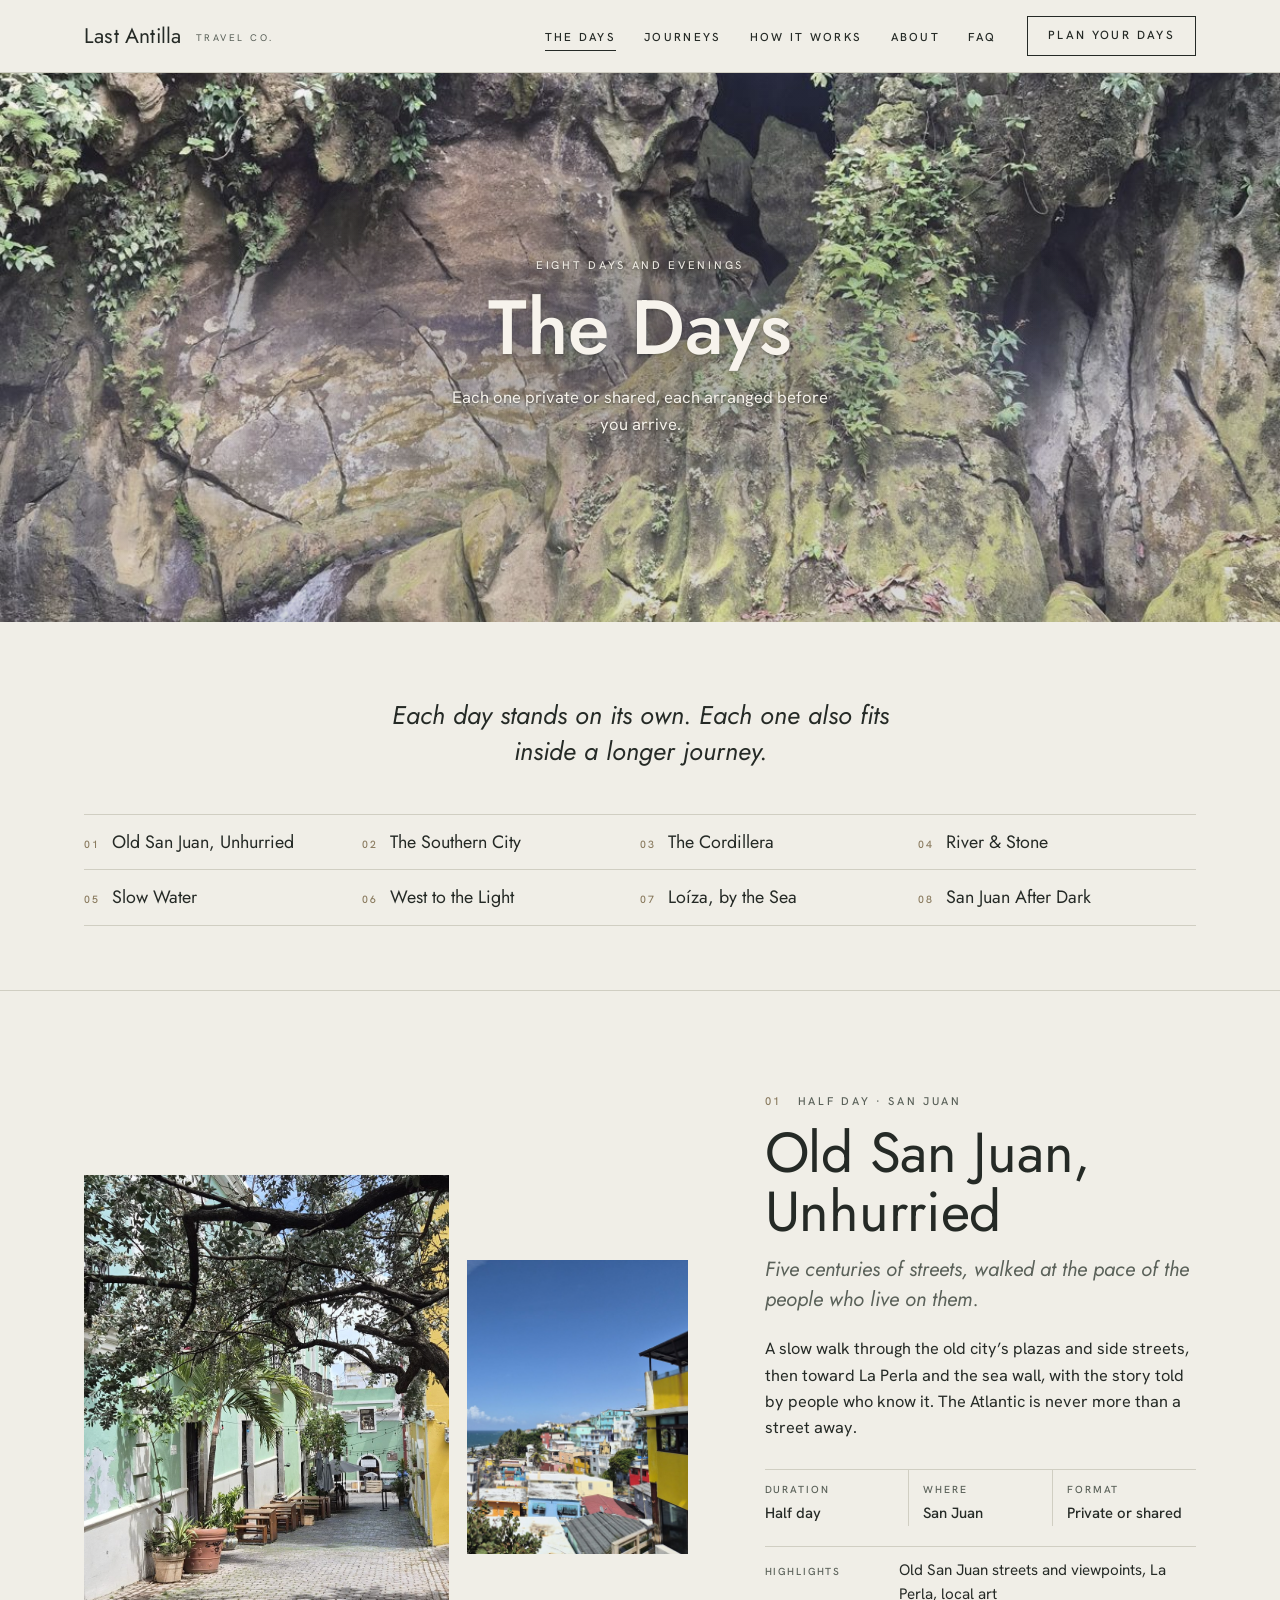
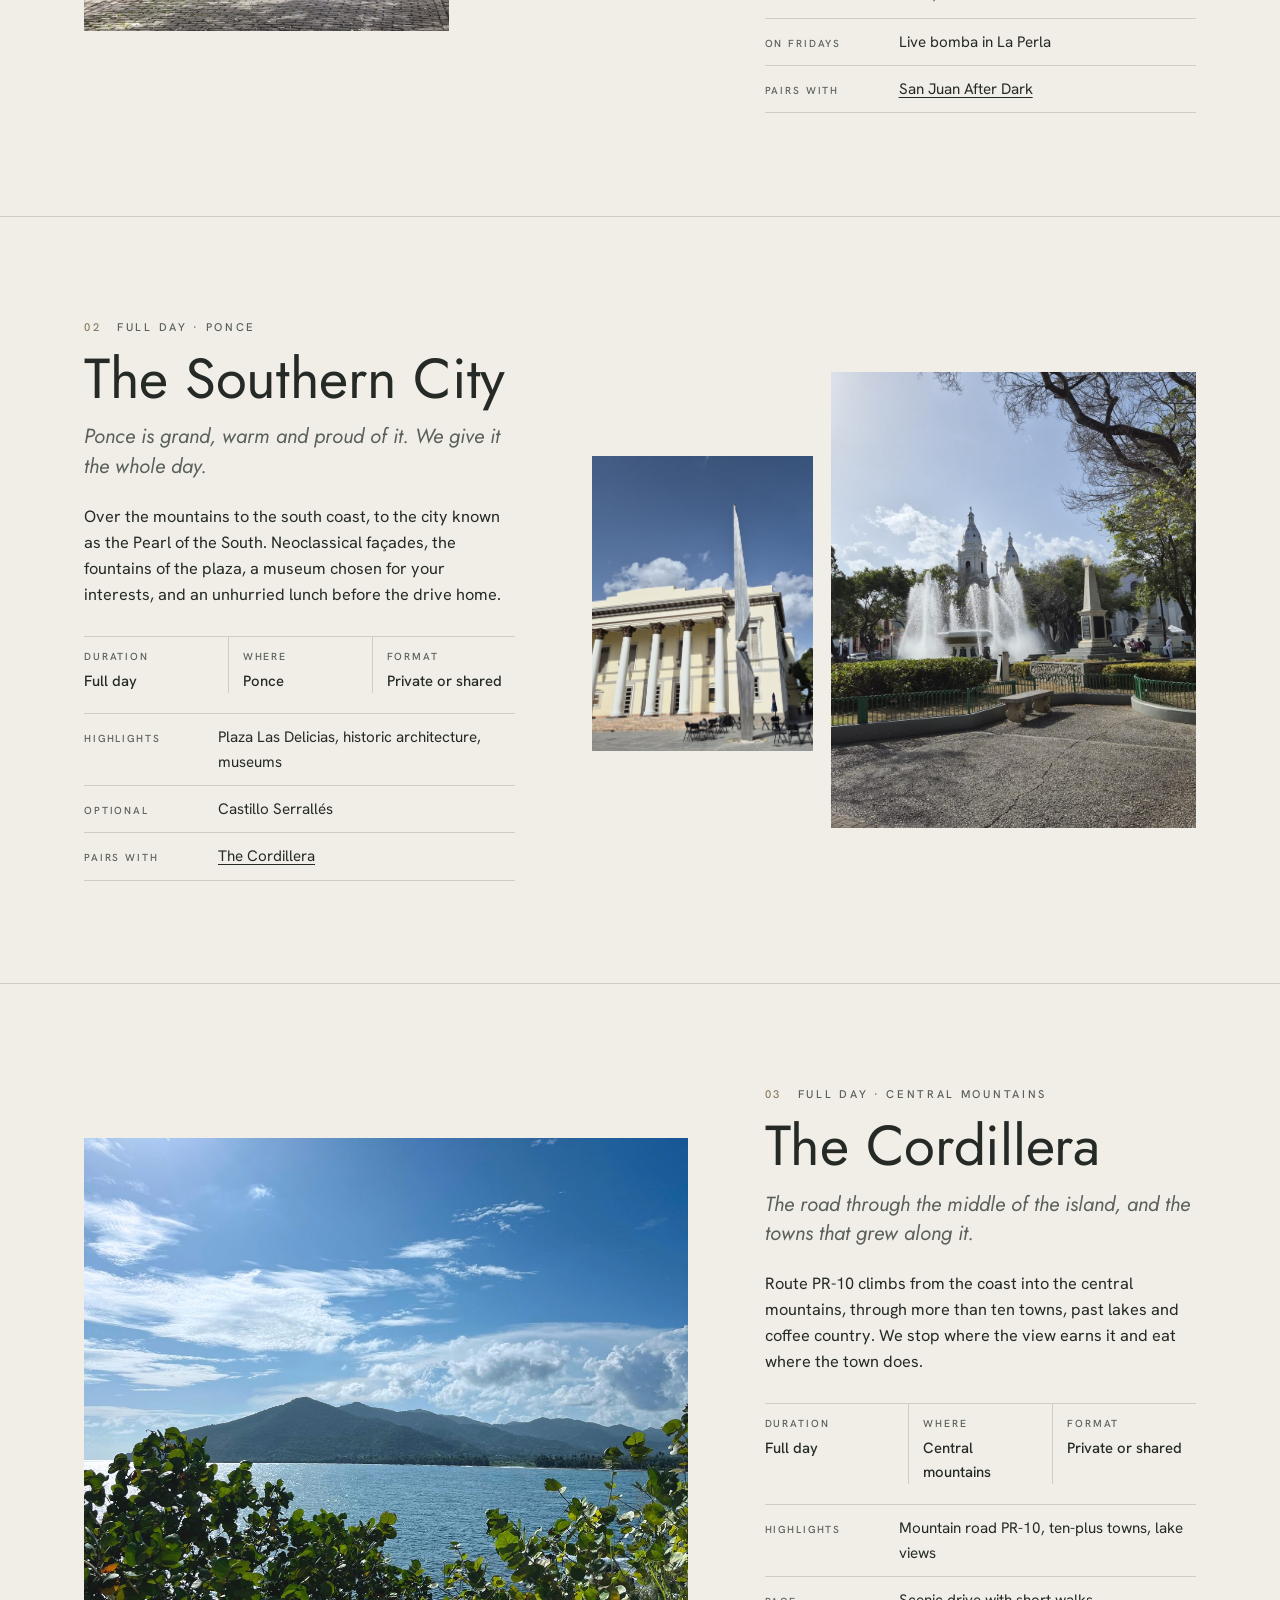
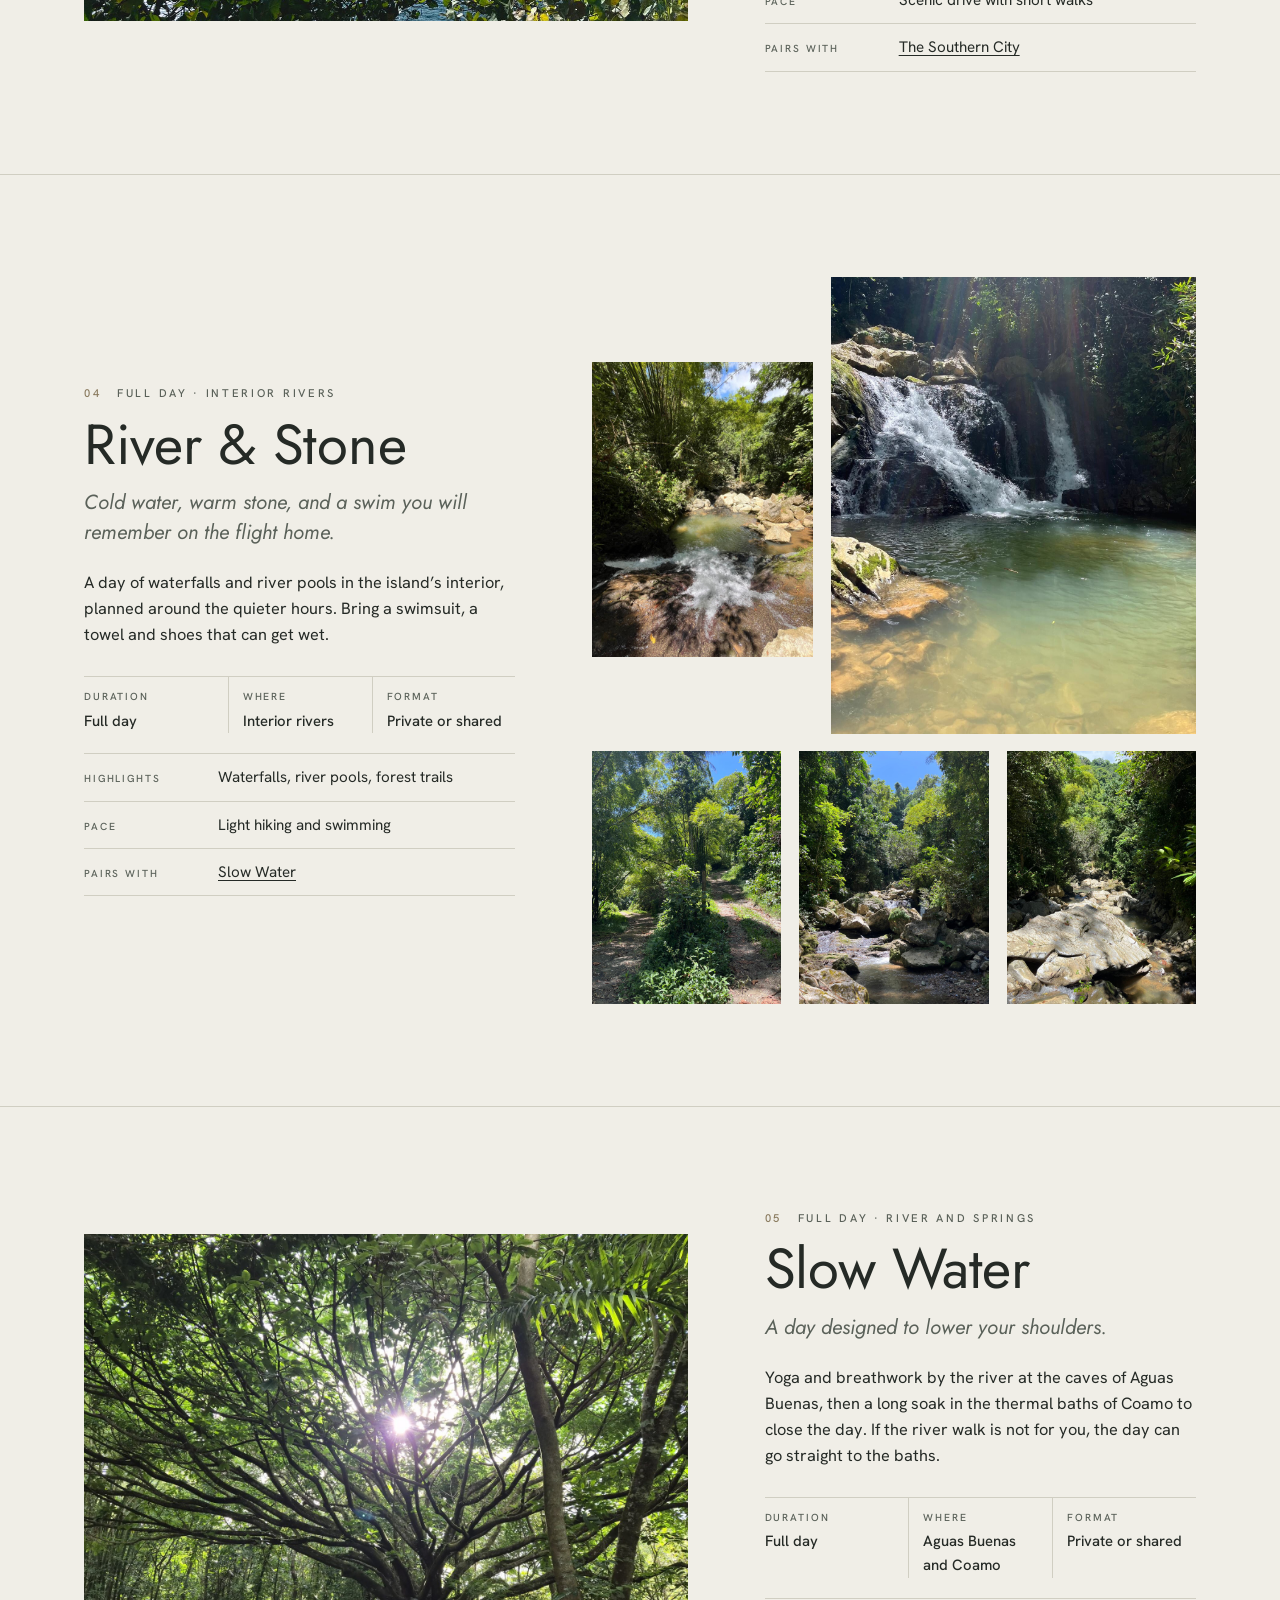
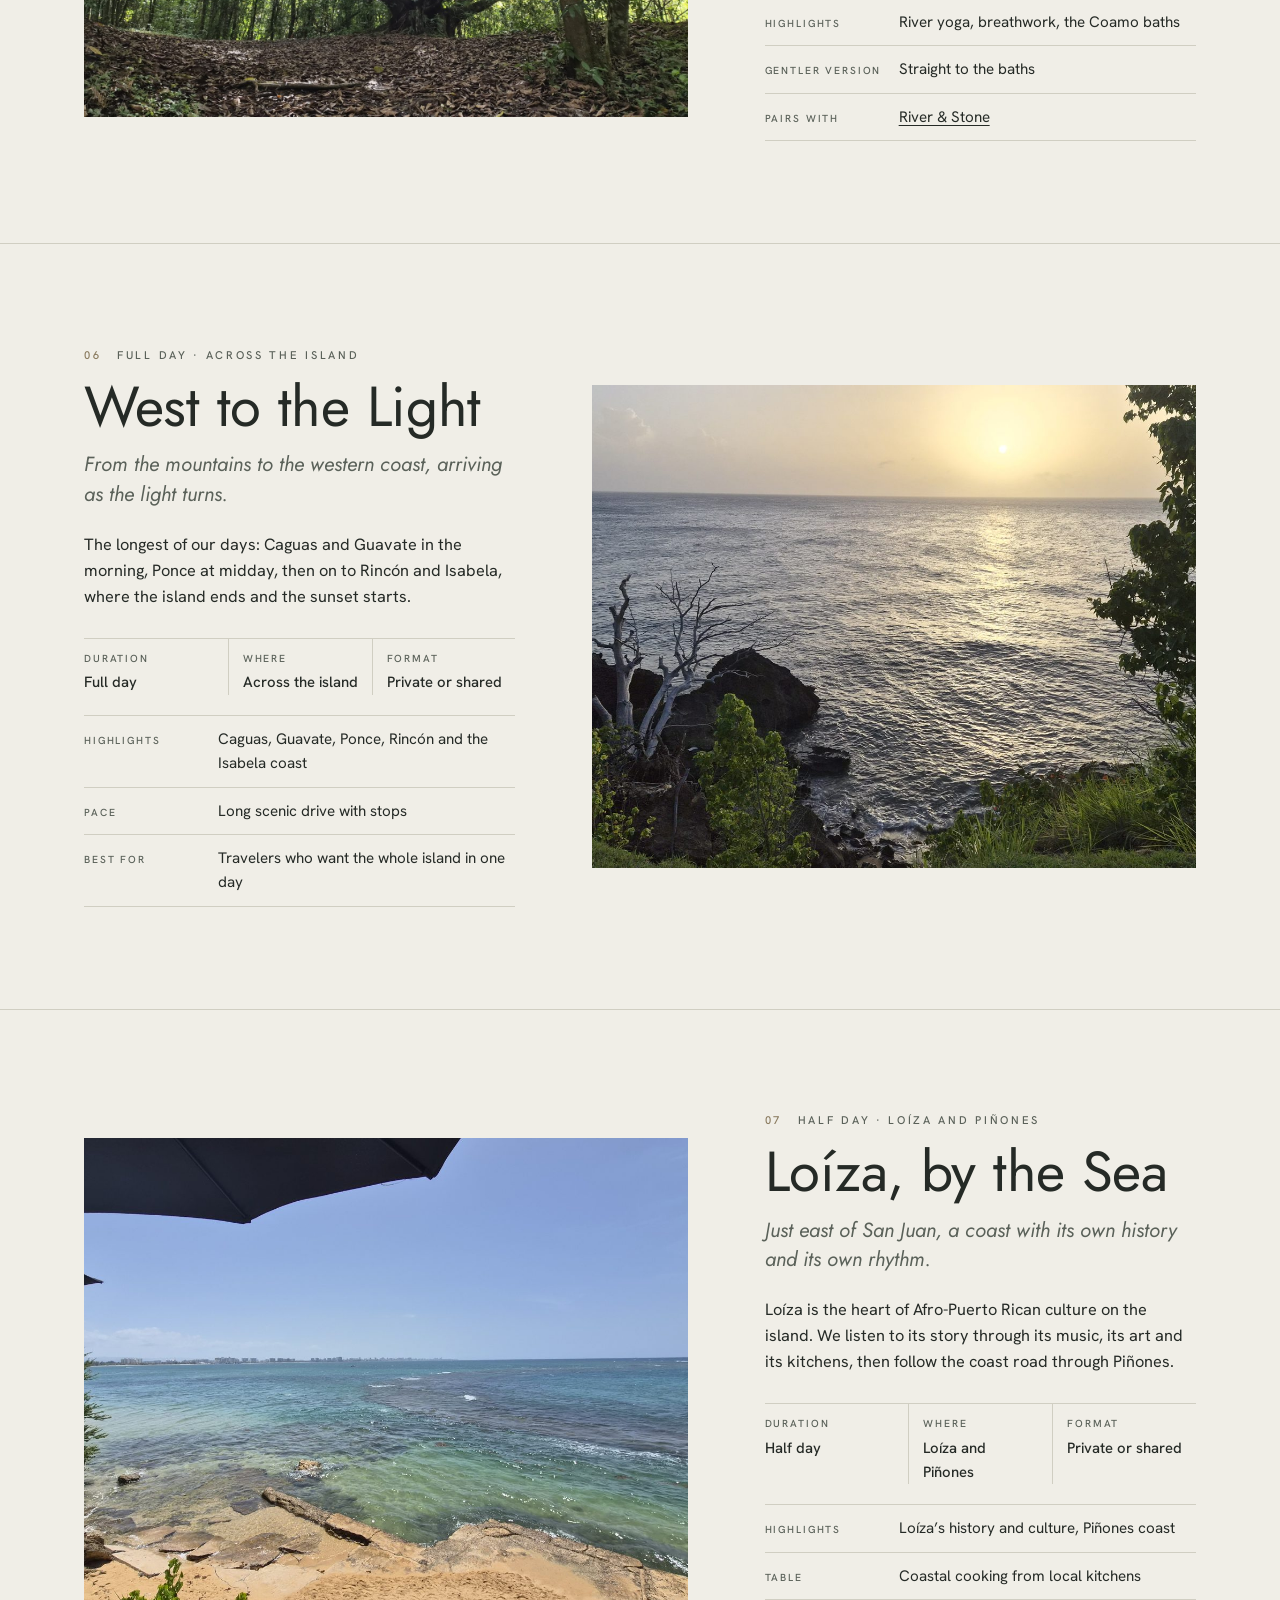
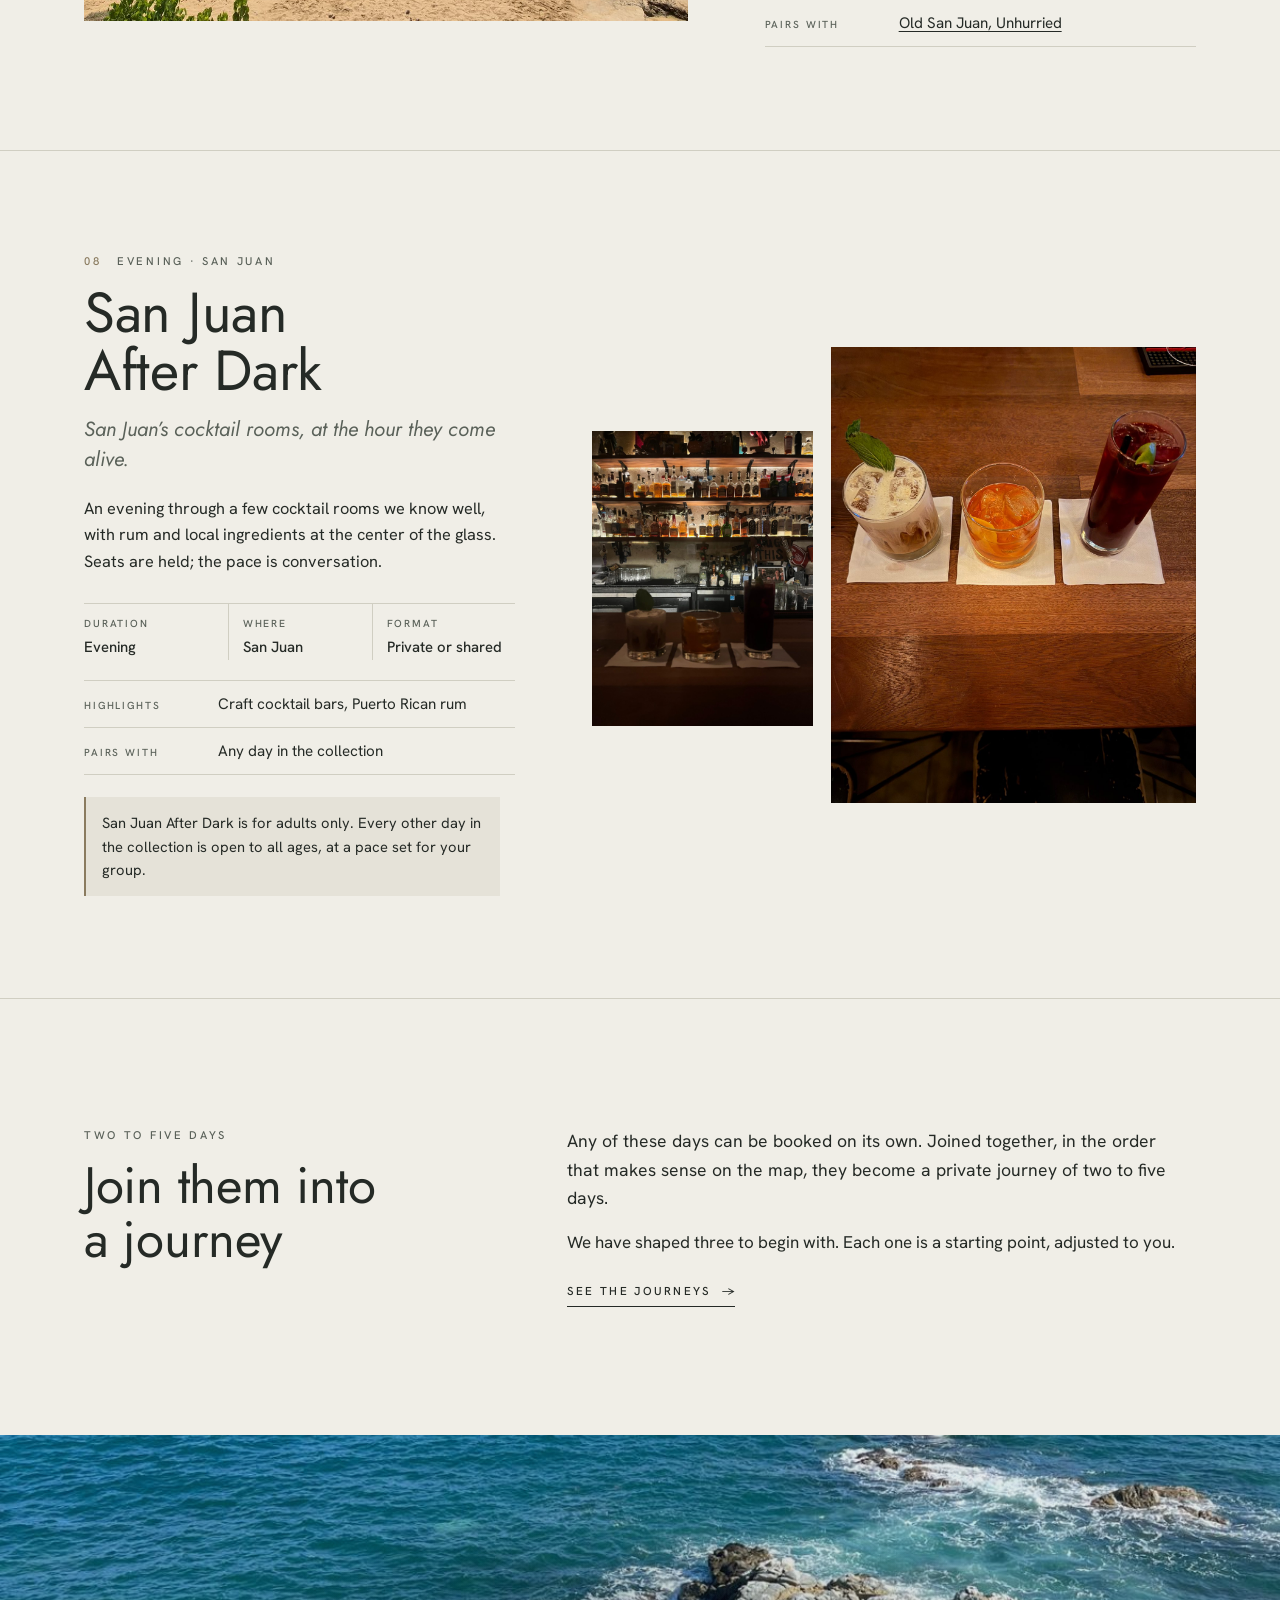
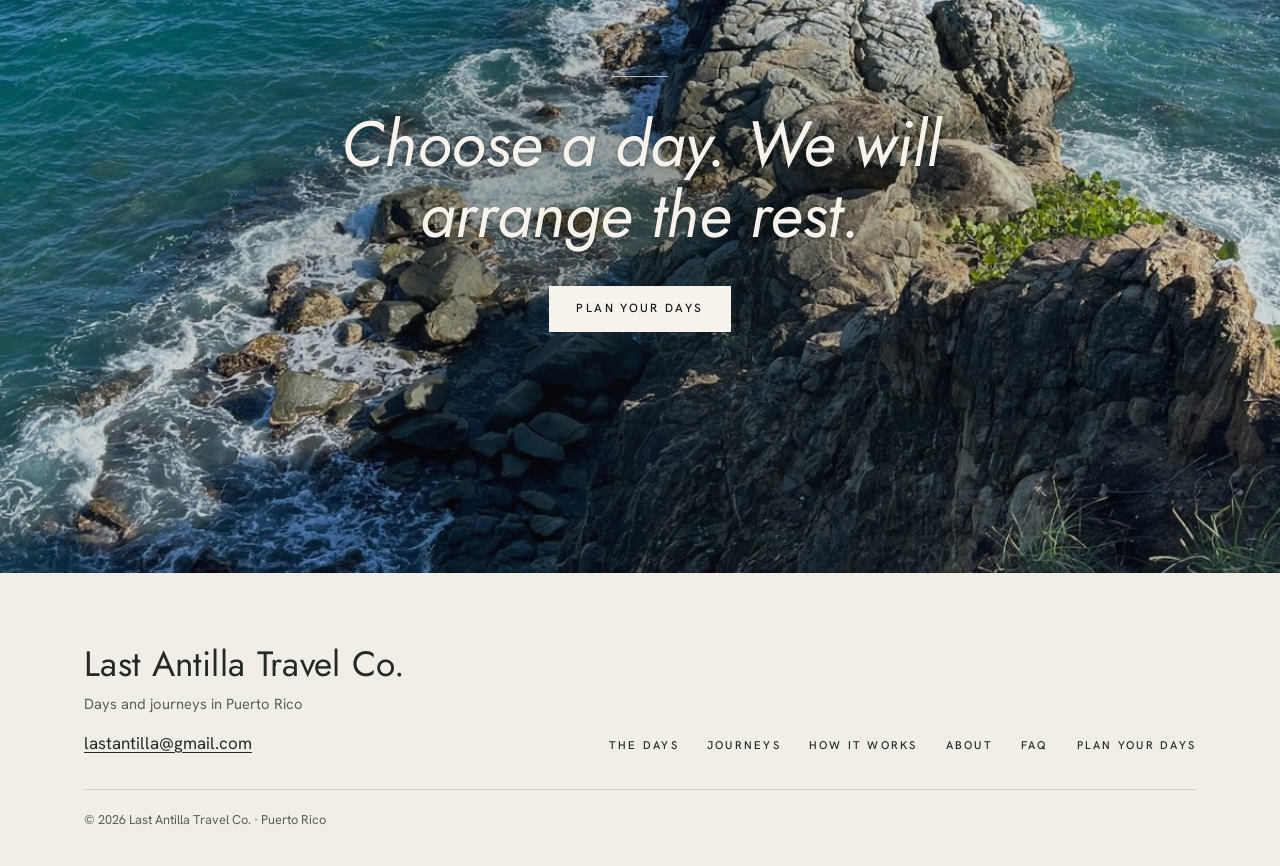
<file: days.html>
<!doctype html>
<html lang="en">
<head>
<meta charset="utf-8">
<meta name="viewport" content="width=device-width, initial-scale=1">
<title>The Days · Last Antilla Travel Co.</title>
<meta name="description" content="Eight days and evenings across Puerto Rico, private or shared, from Old San Juan to the western coast. Each one stands alone or joins a longer journey.">
<link rel="preconnect" href="https://fonts.googleapis.com">
<link rel="preconnect" href="https://fonts.gstatic.com" crossorigin>
<link href="https://fonts.googleapis.com/css2?family=Jost:ital,wght@0,400;0,500;1,400&family=Hanken+Grotesk:wght@400;500;600&display=swap" rel="stylesheet">
<link rel="stylesheet" href="assets/site.css">
</head>
<body>
<a class="skip" href="#main">Skip to content</a>

<header class="site-head">
  <div class="wrap">
    <a class="brand" href="index.html">Last Antilla <small>Travel Co.</small></a>
    <button class="menu-btn" type="button" aria-expanded="false" aria-controls="site-nav"><span class="bars" aria-hidden="true"><i></i><i></i><i></i></span><span class="menu-label">Menu</span></button>
    <nav class="nav" id="site-nav" aria-label="Main">
      <ul>
        <li><a href="days.html" aria-current="page">The Days</a></li>
        <li><a href="journeys.html">Journeys</a></li>
        <li><a href="how-it-works.html">How It Works</a></li>
        <li><a href="about.html">About</a></li>
        <li><a href="faq.html">FAQ</a></li>
      </ul>
      <a class="btn btn-line" href="plan.html">Plan your days</a>
    </nav>
  </div>
</header>

<main id="main">
  <section class="pano page-hero" aria-labelledby="page-title">
    <img src="img/cueva-cascada.jpg" alt="A thin waterfall falling from the mouth of a cave into a clear pool, framed by hanging vines" width="1200" height="1600" fetchpriority="high" style="object-position:50% 62%">
    <div class="in">
      <span class="label">Eight days and evenings</span>
      <h1 id="page-title">The Days</h1>
      <p>Each one private or shared, each arranged before you arrive.</p>
    </div>
  </section>

  <section class="section tight dd-intro" aria-label="Introduction">
    <div class="wrap">
      <p class="lead">Each day stands on its own. Each one also fits inside a longer journey.</p>
      <nav class="dd-jump" aria-label="The eight days">
        <ol>
          <li><a href="#old-san-juan"><span>01</span>Old San Juan, Unhurried</a></li>
          <li><a href="#southern-city"><span>02</span>The Southern City</a></li>
          <li><a href="#cordillera"><span>03</span>The Cordillera</a></li>
          <li><a href="#river-and-stone"><span>04</span>River &amp; Stone</a></li>
          <li><a href="#slow-water"><span>05</span>Slow Water</a></li>
          <li><a href="#west-to-the-light"><span>06</span>West to the Light</a></li>
          <li><a href="#loiza"><span>07</span>Loíza, by the Sea</a></li>
          <li><a href="#after-dark"><span>08</span>San Juan After Dark</a></li>
        </ol>
      </nav>
    </div>
  </section>

  <section class="dd-day" id="old-san-juan" aria-labelledby="d1-title">
    <div class="wrap dd-plate">
      <div class="dd-media dd-two">
        <figure class="dd-main"><img src="img/viejo-san-juan-calle.jpg" alt="A shaded cobblestone street in Old San Juan with pastel facades" width="1600" height="1200" loading="lazy" style="object-position:40% 50%"></figure>
        <figure class="dd-alt"><img src="img/la-perla-vista.jpg" alt="The colorful houses of La Perla running down the hillside to the Atlantic" width="1600" height="1200" loading="lazy" style="object-position:92% 60%"></figure>
      </div>
      <div class="dd-text">
        <p class="label"><span class="dd-idx">01</span> Half day · San Juan</p>
        <h2 id="d1-title">Old San Juan, Unhurried</h2>
        <p class="dd-line">Five centuries of streets, walked at the pace of the people who live on them.</p>
        <div class="prose"><p>A slow walk through the old city’s plazas and side streets, then toward La Perla and the sea wall, with the story told by people who know it. The Atlantic is never more than a street away.</p></div>
        <dl class="data"><div><dt>Duration</dt><dd>Half day</dd></div><div><dt>Where</dt><dd>San Juan</dd></div><div><dt>Format</dt><dd>Private or shared</dd></div></dl>
        <dl class="dd-rows">
          <div><dt>Highlights</dt><dd>Old San Juan streets and viewpoints, La Perla, local art</dd></div>
          <div><dt>On Fridays</dt><dd>Live bomba in La Perla</dd></div>
          <div><dt>Pairs with</dt><dd><a href="#after-dark">San Juan After Dark</a></dd></div>
        </dl>
      </div>
    </div>
  </section>

  <section class="dd-day" id="southern-city" aria-labelledby="d2-title">
    <div class="wrap dd-plate dd-flip">
      <div class="dd-media dd-two">
        <figure class="dd-main"><img src="img/ponce-plaza.jpg" alt="The plaza in Ponce with fountains and the cathedral behind the trees" width="1600" height="1200" loading="lazy" style="object-position:55% 50%"></figure>
        <figure class="dd-alt"><img src="img/ponce-neoclasico.jpg" alt="A neoclassical building in Ponce with tall white columns under a blue sky" width="1600" height="1200" loading="lazy" style="object-position:30% 50%"></figure>
      </div>
      <div class="dd-text">
        <p class="label"><span class="dd-idx">02</span> Full day · Ponce</p>
        <h2 id="d2-title">The Southern City</h2>
        <p class="dd-line">Ponce is grand, warm and proud of it. We give it the whole day.</p>
        <div class="prose"><p>Over the mountains to the south coast, to the city known as the Pearl of the South. Neoclassical façades, the fountains of the plaza, a museum chosen for your interests, and an unhurried lunch before the drive home.</p></div>
        <dl class="data"><div><dt>Duration</dt><dd>Full day</dd></div><div><dt>Where</dt><dd>Ponce</dd></div><div><dt>Format</dt><dd>Private or shared</dd></div></dl>
        <dl class="dd-rows">
          <div><dt>Highlights</dt><dd>Plaza Las Delicias, historic architecture, museums</dd></div>
          <div><dt>Optional</dt><dd>Castillo Serrallés</dd></div>
          <div><dt>Pairs with</dt><dd><a href="#cordillera">The Cordillera</a></dd></div>
        </dl>
      </div>
    </div>
  </section>

  <section class="dd-day" id="cordillera" aria-labelledby="d3-title">
    <div class="wrap dd-plate">
      <div class="dd-media">
        <figure class="dd-main"><img src="img/cordillera-lago.jpg" alt="A mountain lake in the island's interior under a wide blue sky" width="1200" height="1600" loading="lazy" style="object-position:50% 55%"></figure>
      </div>
      <div class="dd-text">
        <p class="label"><span class="dd-idx">03</span> Full day · Central mountains</p>
        <h2 id="d3-title">The Cordillera</h2>
        <p class="dd-line">The road through the middle of the island, and the towns that grew along it.</p>
        <div class="prose"><p>Route PR-10 climbs from the coast into the central mountains, through more than ten towns, past lakes and coffee country. We stop where the view earns it and eat where the town does.</p></div>
        <dl class="data"><div><dt>Duration</dt><dd>Full day</dd></div><div><dt>Where</dt><dd>Central mountains</dd></div><div><dt>Format</dt><dd>Private or shared</dd></div></dl>
        <dl class="dd-rows">
          <div><dt>Highlights</dt><dd>Mountain road PR-10, ten-plus towns, lake views</dd></div>
          <div><dt>Pace</dt><dd>Scenic drive with short walks</dd></div>
          <div><dt>Pairs with</dt><dd><a href="#southern-city">The Southern City</a></dd></div>
        </dl>
      </div>
    </div>
  </section>

  <section class="dd-day" id="river-and-stone" aria-labelledby="d4-title">
    <div class="wrap dd-plate dd-flip">
      <div class="dd-media dd-two">
        <figure class="dd-main"><img src="img/rio-poza-cascada.jpg" alt="Two waterfalls falling into a clear green river pool" width="1200" height="1600" loading="lazy" style="object-position:50% 40%"></figure>
        <figure class="dd-alt"><img src="img/rio-poza-alto.jpg" alt="Water rushing over rock into a pool ringed with boulders and bamboo" width="1200" height="1600" loading="lazy" style="object-position:50% 60%"></figure>
        <div class="dd-strip">
          <figure><img src="img/rio-sendero.jpg" alt="A dirt trail forking through bamboo and forest under a blue sky" width="1200" height="1600" loading="lazy"></figure>
          <figure><img src="img/rio-cauce.jpg" alt="A stream tumbling over boulders below a small waterfall in the forest" width="1200" height="1600" loading="lazy" style="object-position:50% 65%"></figure>
          <figure><img src="img/rio-roca.jpg" alt="A wide boulder above a rocky river winding into the forest" width="1200" height="1600" loading="lazy" style="object-position:50% 70%"></figure>
        </div>
      </div>
      <div class="dd-text">
        <p class="label"><span class="dd-idx">04</span> Full day · Interior rivers</p>
        <h2 id="d4-title">River &amp; Stone</h2>
        <p class="dd-line">Cold water, warm stone, and a swim you will remember on the flight home.</p>
        <div class="prose"><p>A day of waterfalls and river pools in the island’s interior, planned around the quieter hours. Bring a swimsuit, a towel and shoes that can get wet.</p></div>
        <dl class="data"><div><dt>Duration</dt><dd>Full day</dd></div><div><dt>Where</dt><dd>Interior rivers</dd></div><div><dt>Format</dt><dd>Private or shared</dd></div></dl>
        <dl class="dd-rows">
          <div><dt>Highlights</dt><dd>Waterfalls, river pools, forest trails</dd></div>
          <div><dt>Pace</dt><dd>Light hiking and swimming</dd></div>
          <div><dt>Pairs with</dt><dd><a href="#slow-water">Slow Water</a></dd></div>
        </dl>
      </div>
    </div>
  </section>

  <section class="dd-day" id="slow-water" aria-labelledby="d5-title">
    <div class="wrap dd-plate">
      <div class="dd-media">
        <figure class="dd-main"><img src="img/bosque-luz.jpg" alt="Morning light through the branches of a wide tree in a forest clearing" width="1600" height="1200" loading="lazy"></figure>
      </div>
      <div class="dd-text">
        <p class="label"><span class="dd-idx">05</span> Full day · River and springs</p>
        <h2 id="d5-title">Slow Water</h2>
        <p class="dd-line">A day designed to lower your shoulders.</p>
        <div class="prose"><p>Yoga and breathwork by the river at the caves of Aguas Buenas, then a long soak in the thermal baths of Coamo to close the day. If the river walk is not for you, the day can go straight to the baths.</p></div>
        <dl class="data"><div><dt>Duration</dt><dd>Full day</dd></div><div><dt>Where</dt><dd>Aguas Buenas and Coamo</dd></div><div><dt>Format</dt><dd>Private or shared</dd></div></dl>
        <dl class="dd-rows">
          <div><dt>Highlights</dt><dd>River yoga, breathwork, the Coamo baths</dd></div>
          <div><dt>Gentler version</dt><dd>Straight to the baths</dd></div>
          <div><dt>Pairs with</dt><dd><a href="#river-and-stone">River &amp; Stone</a></dd></div>
        </dl>
      </div>
    </div>
  </section>

  <section class="dd-day" id="west-to-the-light" aria-labelledby="d6-title">
    <div class="wrap dd-plate dd-flip">
      <div class="dd-media">
        <figure class="dd-main"><img src="img/atardecer-rocas.jpg" alt="Sun low over the Caribbean, seen past dark rocks and sea grapes" width="1600" height="901" loading="lazy" style="object-position:40% 50%"></figure>
      </div>
      <div class="dd-text">
        <p class="label"><span class="dd-idx">06</span> Full day · Across the island</p>
        <h2 id="d6-title">West to the Light</h2>
        <p class="dd-line">From the mountains to the western coast, arriving as the light turns.</p>
        <div class="prose"><p>The longest of our days: Caguas and Guavate in the morning, Ponce at midday, then on to Rincón and Isabela, where the island ends and the sunset starts.</p></div>
        <dl class="data"><div><dt>Duration</dt><dd>Full day</dd></div><div><dt>Where</dt><dd>Across the island</dd></div><div><dt>Format</dt><dd>Private or shared</dd></div></dl>
        <dl class="dd-rows">
          <div><dt>Highlights</dt><dd>Caguas, Guavate, Ponce, Rincón and the Isabela coast</dd></div>
          <div><dt>Pace</dt><dd>Long scenic drive with stops</dd></div>
          <div><dt>Best for</dt><dd>Travelers who want the whole island in one day</dd></div>
        </dl>
      </div>
    </div>
  </section>

  <section class="dd-day" id="loiza" aria-labelledby="d7-title">
    <div class="wrap dd-plate">
      <div class="dd-media">
        <figure class="dd-main"><img src="img/costa-turquesa.jpg" alt="Clear turquoise water over flat coastal rock, with the city far across the bay" width="1600" height="901" loading="lazy" style="object-position:60% 50%"></figure>
      </div>
      <div class="dd-text">
        <p class="label"><span class="dd-idx">07</span> Half day · Loíza and Piñones</p>
        <h2 id="d7-title">Loíza, by the Sea</h2>
        <p class="dd-line">Just east of San Juan, a coast with its own history and its own rhythm.</p>
        <div class="prose"><p>Loíza is the heart of Afro-Puerto Rican culture on the island. We listen to its story through its music, its art and its kitchens, then follow the coast road through Piñones.</p></div>
        <dl class="data"><div><dt>Duration</dt><dd>Half day</dd></div><div><dt>Where</dt><dd>Loíza and Piñones</dd></div><div><dt>Format</dt><dd>Private or shared</dd></div></dl>
        <dl class="dd-rows">
          <div><dt>Highlights</dt><dd>Loíza’s history and culture, Piñones coast</dd></div>
          <div><dt>Table</dt><dd>Coastal cooking from local kitchens</dd></div>
          <div><dt>Pairs with</dt><dd><a href="#old-san-juan">Old San Juan, Unhurried</a></dd></div>
        </dl>
      </div>
    </div>
  </section>

  <section class="dd-day" id="after-dark" aria-labelledby="d8-title">
    <div class="wrap dd-plate dd-flip">
      <div class="dd-media dd-two">
        <figure class="dd-main"><img src="img/cocteles-barra.jpg" alt="Three craft cocktails on a wooden bar" width="1200" height="1600" loading="lazy" style="object-position:50% 30%"></figure>
        <figure class="dd-alt"><img src="img/cocteles-barra-2.jpg" alt="Three cocktails lined up on a bar, with shelves of bottles behind" width="1200" height="1600" loading="lazy" style="object-position:50% 70%"></figure>
      </div>
      <div class="dd-text">
        <p class="label"><span class="dd-idx">08</span> Evening · San Juan</p>
        <h2 id="d8-title">San Juan After Dark</h2>
        <p class="dd-line">San Juan’s cocktail rooms, at the hour they come alive.</p>
        <div class="prose"><p>An evening through a few cocktail rooms we know well, with rum and local ingredients at the center of the glass. Seats are held; the pace is conversation.</p></div>
        <dl class="data"><div><dt>Duration</dt><dd>Evening</dd></div><div><dt>Where</dt><dd>San Juan</dd></div><div><dt>Format</dt><dd>Private or shared</dd></div></dl>
        <dl class="dd-rows">
          <div><dt>Highlights</dt><dd>Craft cocktail bars, Puerto Rican rum</dd></div>
          <div><dt>Pairs with</dt><dd>Any day in the collection</dd></div>
        </dl>
        <p class="dd-note">San Juan After Dark is for adults only. Every other day in the collection is open to all ages, at a pace set for your group.</p>
      </div>
    </div>
  </section>

  <section class="section dd-join" aria-labelledby="join-title">
    <div class="wrap split">
      <div>
        <p class="label">Two to five days</p>
        <h2 id="join-title">Join them into a journey</h2>
      </div>
      <div class="prose">
        <p>Any of these days can be booked on its own. Joined together, in the order that makes sense on the map, they become a private journey of two to five days.</p>
        <p>We have shaped three to begin with. Each one is a starting point, adjusted to you.</p>
        <a class="more" href="journeys.html">See the journeys</a>
      </div>
    </div>
  </section>

  <section class="closing" aria-label="Closing">
    <img src="img/costa-rocosa.jpg" alt="Waves breaking around a dark rock point in deep blue water" width="1600" height="901" loading="lazy">
    <div class="wrap">
      <div class="rule" aria-hidden="true"></div>
      <blockquote><p>Choose a day. We will arrange the rest.</p></blockquote>
      <a class="btn" href="plan.html">Plan your days</a>
    </div>
  </section>
</main>
</main>

<footer class="site-foot">
  <div class="wrap">
    <div class="foot-top">
      <div>
        <a class="brand" href="index.html">Last Antilla Travel Co.</a>
        <p>Days and journeys in Puerto Rico</p>
        <a class="mail" href="mailto:lastantilla@gmail.com">lastantilla@gmail.com</a>
      </div>
      <ul class="foot-links">
        <li><a href="days.html">The Days</a></li>
        <li><a href="journeys.html">Journeys</a></li>
        <li><a href="how-it-works.html">How It Works</a></li>
        <li><a href="about.html">About</a></li>
        <li><a href="faq.html">FAQ</a></li>
        <li><a href="plan.html">Plan your days</a></li>
      </ul>
    </div>
    <p class="foot-bottom">© 2026 Last Antilla Travel Co. · Puerto Rico</p>
  </div>
</footer>

<script src="assets/site.js"></script>
</body>
</html>
</file>
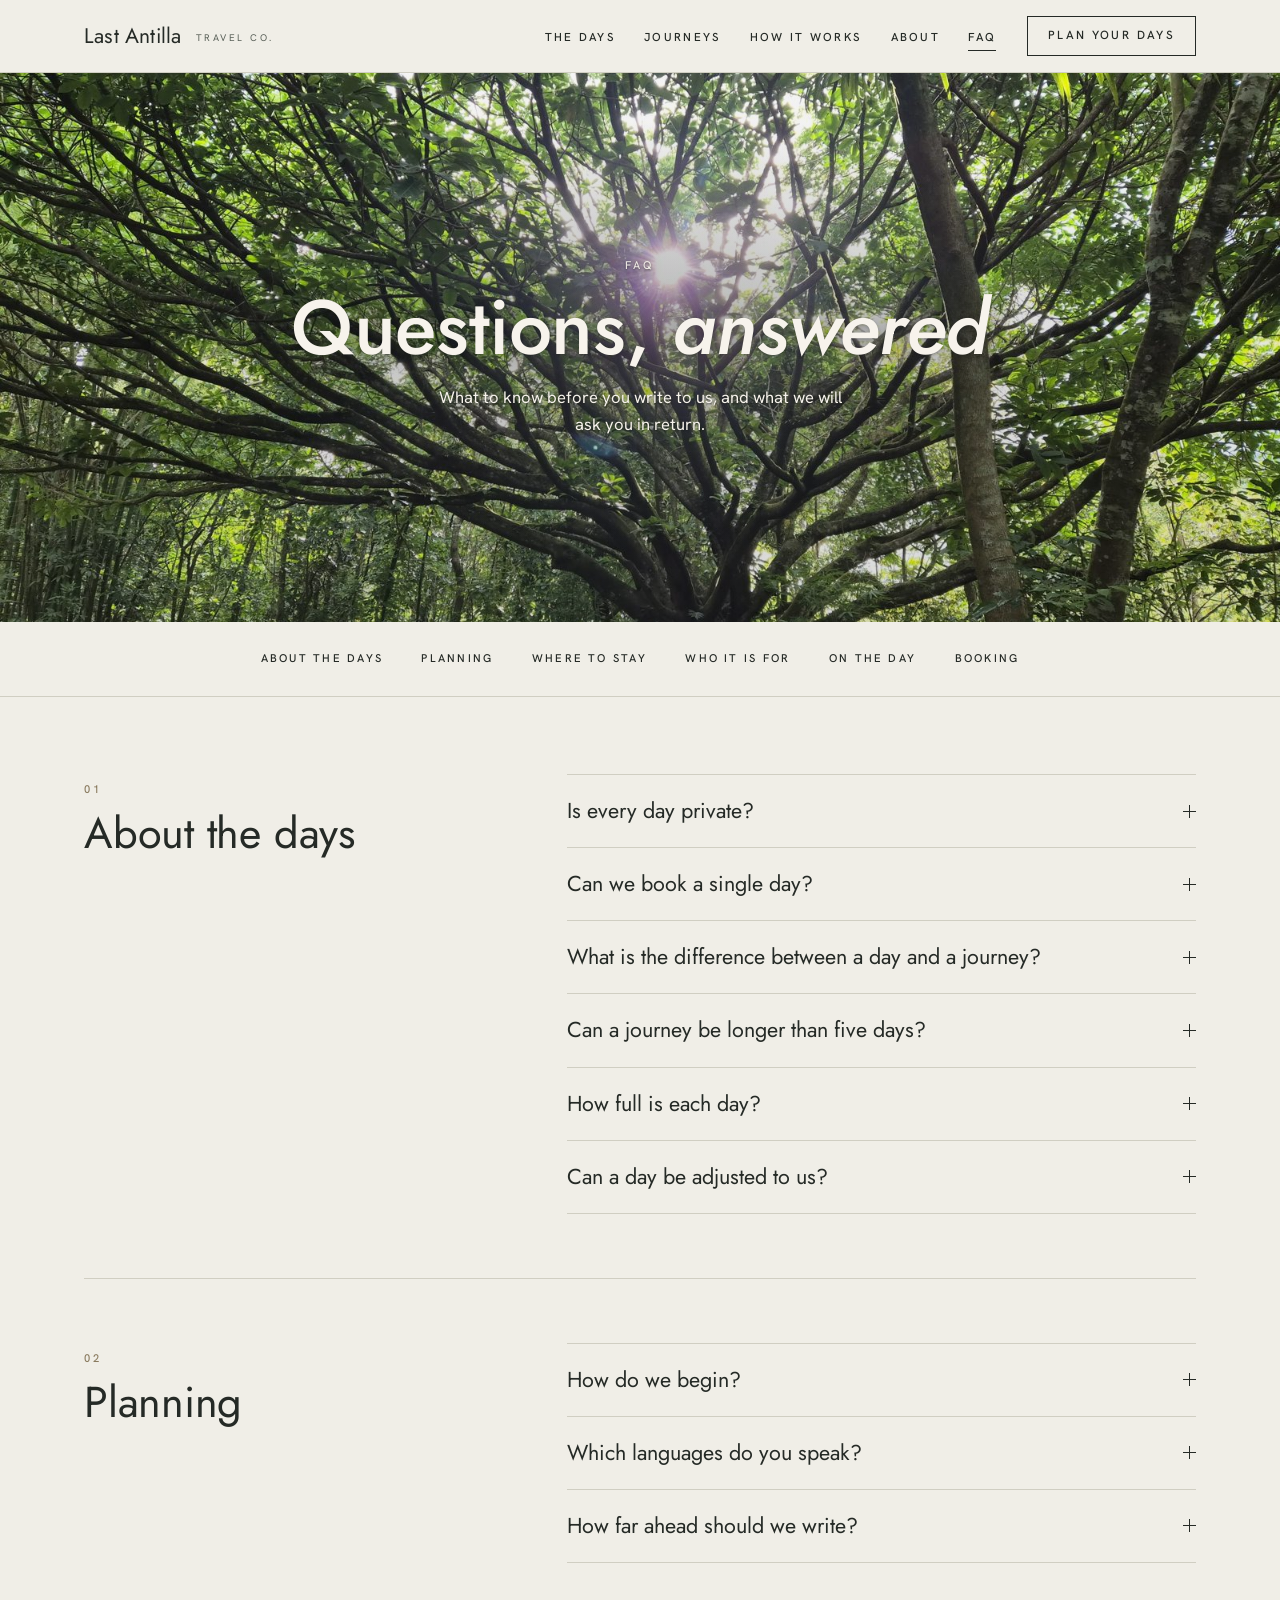
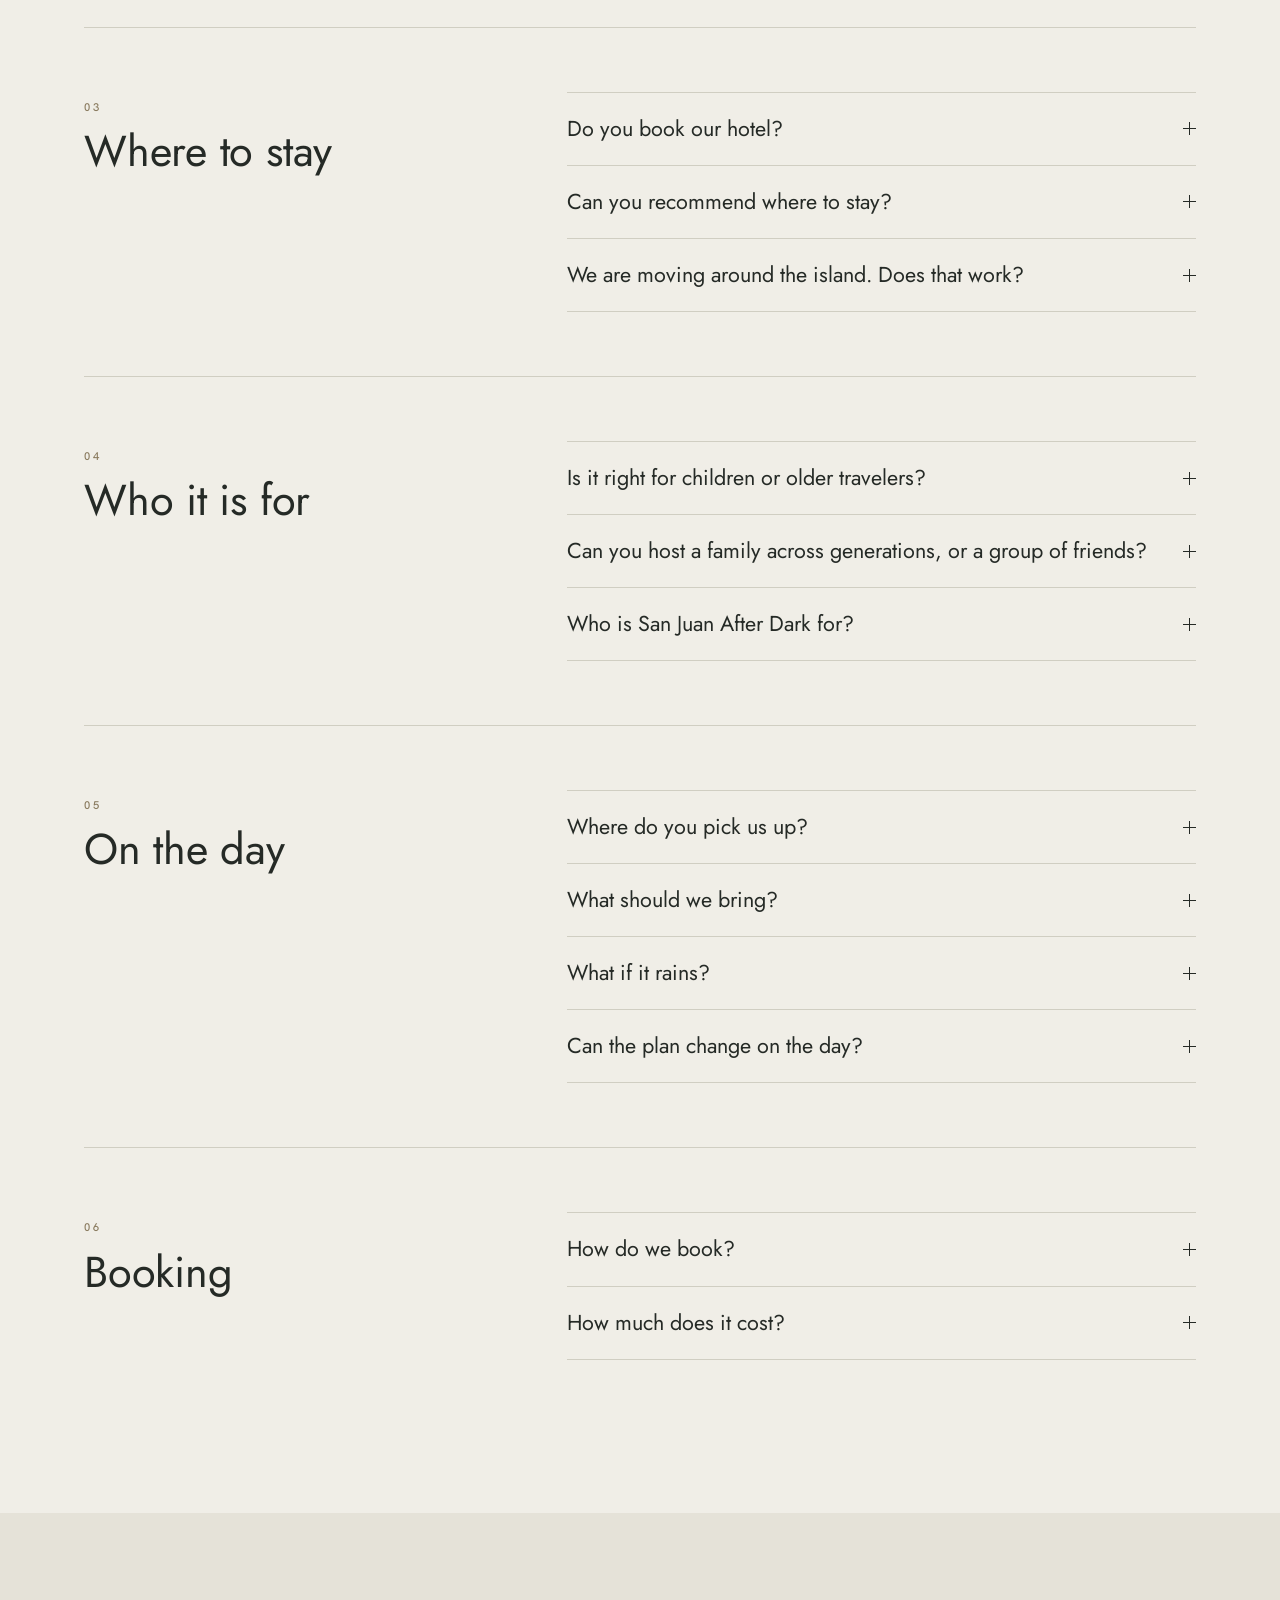
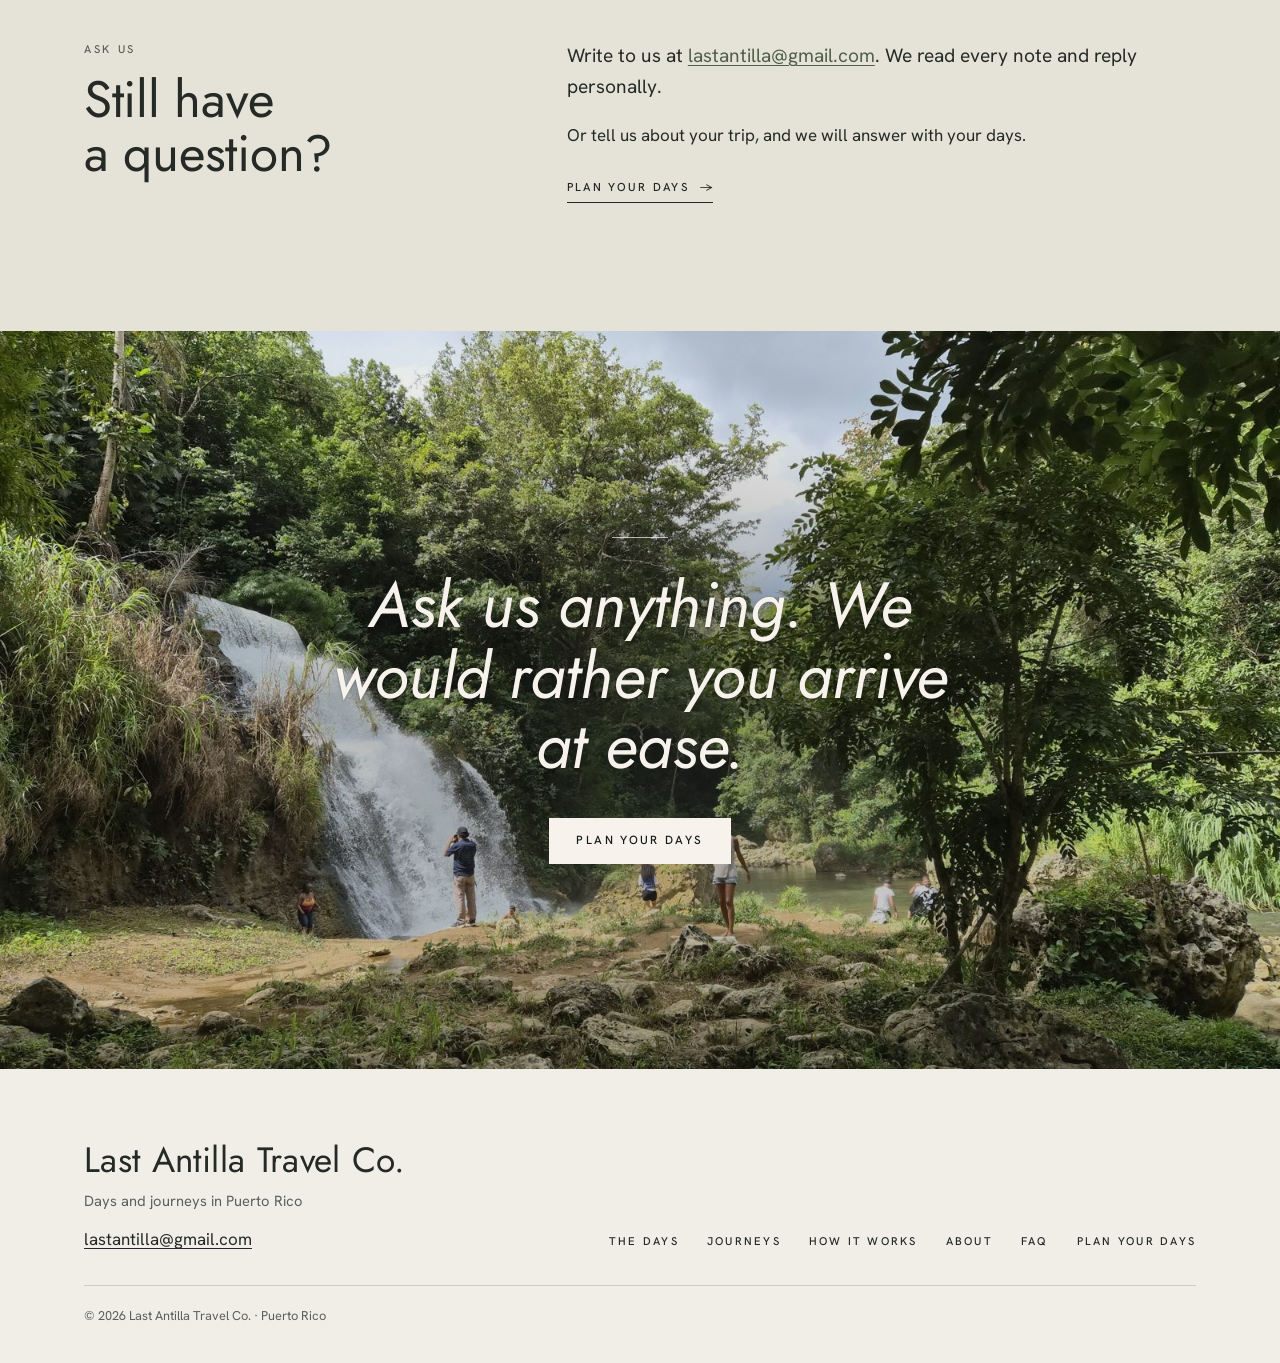
<file: faq.html>
<!doctype html>
<html lang="en">
<head>
<meta charset="utf-8">
<meta name="viewport" content="width=device-width, initial-scale=1">
<title>Questions, answered · Last Antilla Travel Co.</title>
<meta name="description" content="Answers about days and journeys in Puerto Rico with Last Antilla: planning, where to stay, who it is for, the day itself and booking.">
<link rel="preconnect" href="https://fonts.googleapis.com">
<link rel="preconnect" href="https://fonts.gstatic.com" crossorigin>
<link href="https://fonts.googleapis.com/css2?family=Jost:ital,wght@0,400;0,500;1,400&family=Hanken+Grotesk:wght@400;500;600&display=swap" rel="stylesheet">
<link rel="stylesheet" href="assets/site.css">
</head>
<body>
<a class="skip" href="#main">Skip to content</a>

<header class="site-head">
  <div class="wrap">
    <a class="brand" href="index.html">Last Antilla <small>Travel Co.</small></a>
    <button class="menu-btn" type="button" aria-expanded="false" aria-controls="site-nav"><span class="bars" aria-hidden="true"><i></i><i></i><i></i></span><span class="menu-label">Menu</span></button>
    <nav class="nav" id="site-nav" aria-label="Main">
      <ul>
        <li><a href="days.html">The Days</a></li>
        <li><a href="journeys.html">Journeys</a></li>
        <li><a href="how-it-works.html">How It Works</a></li>
        <li><a href="about.html">About</a></li>
        <li><a href="faq.html" aria-current="page">FAQ</a></li>
      </ul>
      <a class="btn btn-line" href="plan.html">Plan your days</a>
    </nav>
  </div>
</header>

<main id="main">
  <section class="pano page-hero" aria-labelledby="page-title">
    <img src="img/bosque-luz.jpg" alt="Morning light through the branches of a wide tree in a forest clearing" width="1600" height="1200" fetchpriority="high" style="object-position:50% 45%">
    <div class="in">
      <span class="label">FAQ</span>
      <h1 id="page-title">Questions, <em>answered</em></h1>
      <p>What to know before you write to us, and what we will ask you in return.</p>
    </div>
  </section>

  <nav class="fq-topics" aria-label="Questions by topic">
    <div class="wrap">
      <ul>
        <li><a href="#about-the-days">About the days</a></li>
        <li><a href="#planning">Planning</a></li>
        <li><a href="#where-to-stay">Where to stay</a></li>
        <li><a href="#who-it-is-for">Who it is for</a></li>
        <li><a href="#on-the-day">On the day</a></li>
        <li><a href="#booking">Booking</a></li>
      </ul>
    </div>
  </nav>

  <div class="section tight fq-body">
    <div class="wrap">
      <section class="fq-group split" id="about-the-days" aria-labelledby="t-days">
        <div><span class="label">01</span><h2 id="t-days">About the days</h2></div>
        <div class="qa">
          <details><summary>Is every day private?</summary><p>It can be. Every day can be booked privately, for your party only with your own host and vehicle, or shared with a small group of travelers. Journeys are always private.</p></details>
          <details><summary>Can we book a single day?</summary><p>Yes. Every day can be booked on its own or joined into a journey.</p></details>
          <details><summary>What is the difference between a day and a journey?</summary><p>A day stands on its own: a half day, a full day or an evening. A journey joins two to five days into one trip, in the order that makes sense on the map. Each journey is a starting point; we adjust it to you.</p></details>
          <details><summary>Can a journey be longer than five days?</summary><p>Yes. Add Slow Water, River &amp; Stone, or a free day between, and we will rebalance the journey around it. Longer stays are designed on request.</p></details>
          <details><summary>How full is each day?</summary><p>As full as you like. Stay longer where you want to and skip what does not interest you. Tell us whether you prefer slow and easy or full days, and we plan the pace around it. A shared day follows a set plan, paced for the group.</p></details>
          <details><summary>Can a day be adjusted to us?</summary><p>Yes, on a private day. Stops and meals are chosen for your party, and in Ponce the museum depends on your interests. Tell us what you love and what you would rather skip. A shared day follows a set plan; tell us about any dietary or mobility needs and we arrange for them.</p></details>
        </div>
      </section>

      <section class="fq-group split" id="planning" aria-labelledby="t-planning">
        <div><span class="label">02</span><h2 id="t-planning">Planning</h2></div>
        <div class="qa">
          <details><summary>How do we begin?</summary><p>Send us a short note with your dates, who is coming and the pace you like, through the <a href="plan.html">planning form</a> or by email. We read it and reply personally, then propose your days.</p></details>
          <details><summary>Which languages do you speak?</summary><p>English and Spanish. Your host is fluent in both.</p></details>
          <details><summary>How far ahead should we write?</summary><p>As early as you can. The sooner we know your dates, the easier it is to hold the tables and entrances your days depend on. If your trip is close, write anyway and we will tell you honestly what is still possible.</p></details>
        </div>
      </section>

      <section class="fq-group split" id="where-to-stay" aria-labelledby="t-stay">
        <div><span class="label">03</span><h2 id="t-stay">Where to stay</h2></div>
        <div class="qa">
          <details><summary>Do you book our hotel?</summary><p>No. We recommend places that suit your style and route; you book directly, and we plan the days around it.</p></details>
          <details><summary>Can you recommend where to stay?</summary><p>Yes. Tell us how you like to stay and which days interest you, and we will suggest places that suit both. Where you sleep shapes the route, so it helps to decide together.</p></details>
          <details><summary>We are moving around the island. Does that work?</summary><p>Yes. Tell us where you will be each night, and we plan each day to begin where you are staying.</p></details>
        </div>
      </section>

      <section class="fq-group split" id="who-it-is-for" aria-labelledby="t-who">
        <div><span class="label">04</span><h2 id="t-who">Who it is for</h2></div>
        <div class="qa">
          <details><summary>Is it right for children or older travelers?</summary><p>Yes. The pace is set for your group. San Juan After Dark is for adults only.</p></details>
          <details><summary>Can you host a family across generations, or a group of friends?</summary><p>Yes. Grandparents, parents and children, or close friends traveling together: everyone stays in one vehicle with one host, and each day is planned so it works for every age. Group size depends on the vehicle, so tell us how many are coming and we will confirm.</p></details>
          <details><summary>Who is San Juan After Dark for?</summary><p>Adults only. It is an evening in San Juan’s cocktail rooms, and it pairs well with a morning in Old San Juan.</p></details>
        </div>
      </section>

      <section class="fq-group split" id="on-the-day" aria-labelledby="t-onday">
        <div><span class="label">05</span><h2 id="t-onday">On the day</h2></div>
        <div class="qa">
          <details><summary>Where do you pick us up?</summary><p>On a private day, where you are staying; your host meets you there, and the vehicle is for your party only, from the first stop to the last. On a shared day, pickup is in Old San Juan, Condado or Isla Verde.</p></details>
          <details><summary>What should we bring?</summary><p>It depends on the day. For River &amp; Stone and Slow Water, bring a swimsuit, a towel and shoes that can get wet. For Old San Juan and Ponce, comfortable shoes for walking. Sun protection and water on every day. If you are unsure, ask us.</p></details>
          <details><summary>What if it rains?</summary><p>We adjust the order of the day, or the days, so the plan works with the weather. Some rivers and trails close after heavy rain, and we will tell you when that happens.</p></details>
          <details><summary>Can the plan change on the day?</summary><p>Yes, when the day asks for it. Your host knows which road to take when the plan should change, and reservations are adjusted if the weather asks. We will always tell you what depends on the weather and what we cannot promise.</p></details>
        </div>
      </section>

      <section class="fq-group split" id="booking" aria-labelledby="t-booking">
        <div><span class="label">06</span><h2 id="t-booking">Booking</h2></div>
        <div class="qa">
          <details><summary>How do we book?</summary><p>Once your days feel right, you reserve online in a few steps, with a clear summary of every day.</p></details>
          <details><summary>How much does it cost?</summary><p>Prices are shared with your proposal. Each day is designed around your party, so we quote once we know your dates, your group, the days you want and whether you travel privately or shared.</p></details>
        </div>
      </section>
    </div>
  </div>

  <section class="section fq-ask" aria-labelledby="ask-title">
    <div class="wrap split">
      <div>
        <p class="label">Ask us</p>
        <h2 id="ask-title">Still have a question?</h2>
      </div>
      <div class="prose">
        <p>Write to us at <a href="mailto:lastantilla@gmail.com">lastantilla@gmail.com</a>. We read every note and reply personally.</p>
        <p>Or tell us about your trip, and we will answer with your days.</p>
        <a class="more" href="plan.html">Plan your days</a>
      </div>
    </div>
  </section>

  <section class="closing" aria-label="Closing">
    <img src="img/cascada-valle.jpg" alt="A waterfall at the edge of a green valley, with trees in the foreground" width="1600" height="1200" loading="lazy" style="object-position:50% 45%">
    <div class="wrap">
      <div class="rule" aria-hidden="true"></div>
      <blockquote><p>Ask us anything. We would rather you arrive at ease.</p></blockquote>
      <a class="btn" href="plan.html">Plan your days</a>
    </div>
  </section>
</main>

<footer class="site-foot">
  <div class="wrap">
    <div class="foot-top">
      <div>
        <a class="brand" href="index.html">Last Antilla Travel Co.</a>
        <p>Days and journeys in Puerto Rico</p>
        <a class="mail" href="mailto:lastantilla@gmail.com">lastantilla@gmail.com</a>
      </div>
      <ul class="foot-links">
        <li><a href="days.html">The Days</a></li>
        <li><a href="journeys.html">Journeys</a></li>
        <li><a href="how-it-works.html">How It Works</a></li>
        <li><a href="about.html">About</a></li>
        <li><a href="faq.html">FAQ</a></li>
        <li><a href="plan.html">Plan your days</a></li>
      </ul>
    </div>
    <p class="foot-bottom">© 2026 Last Antilla Travel Co. · Puerto Rico</p>
  </div>
</footer>

<script src="assets/site.js"></script>
</body>
</html>
</file>
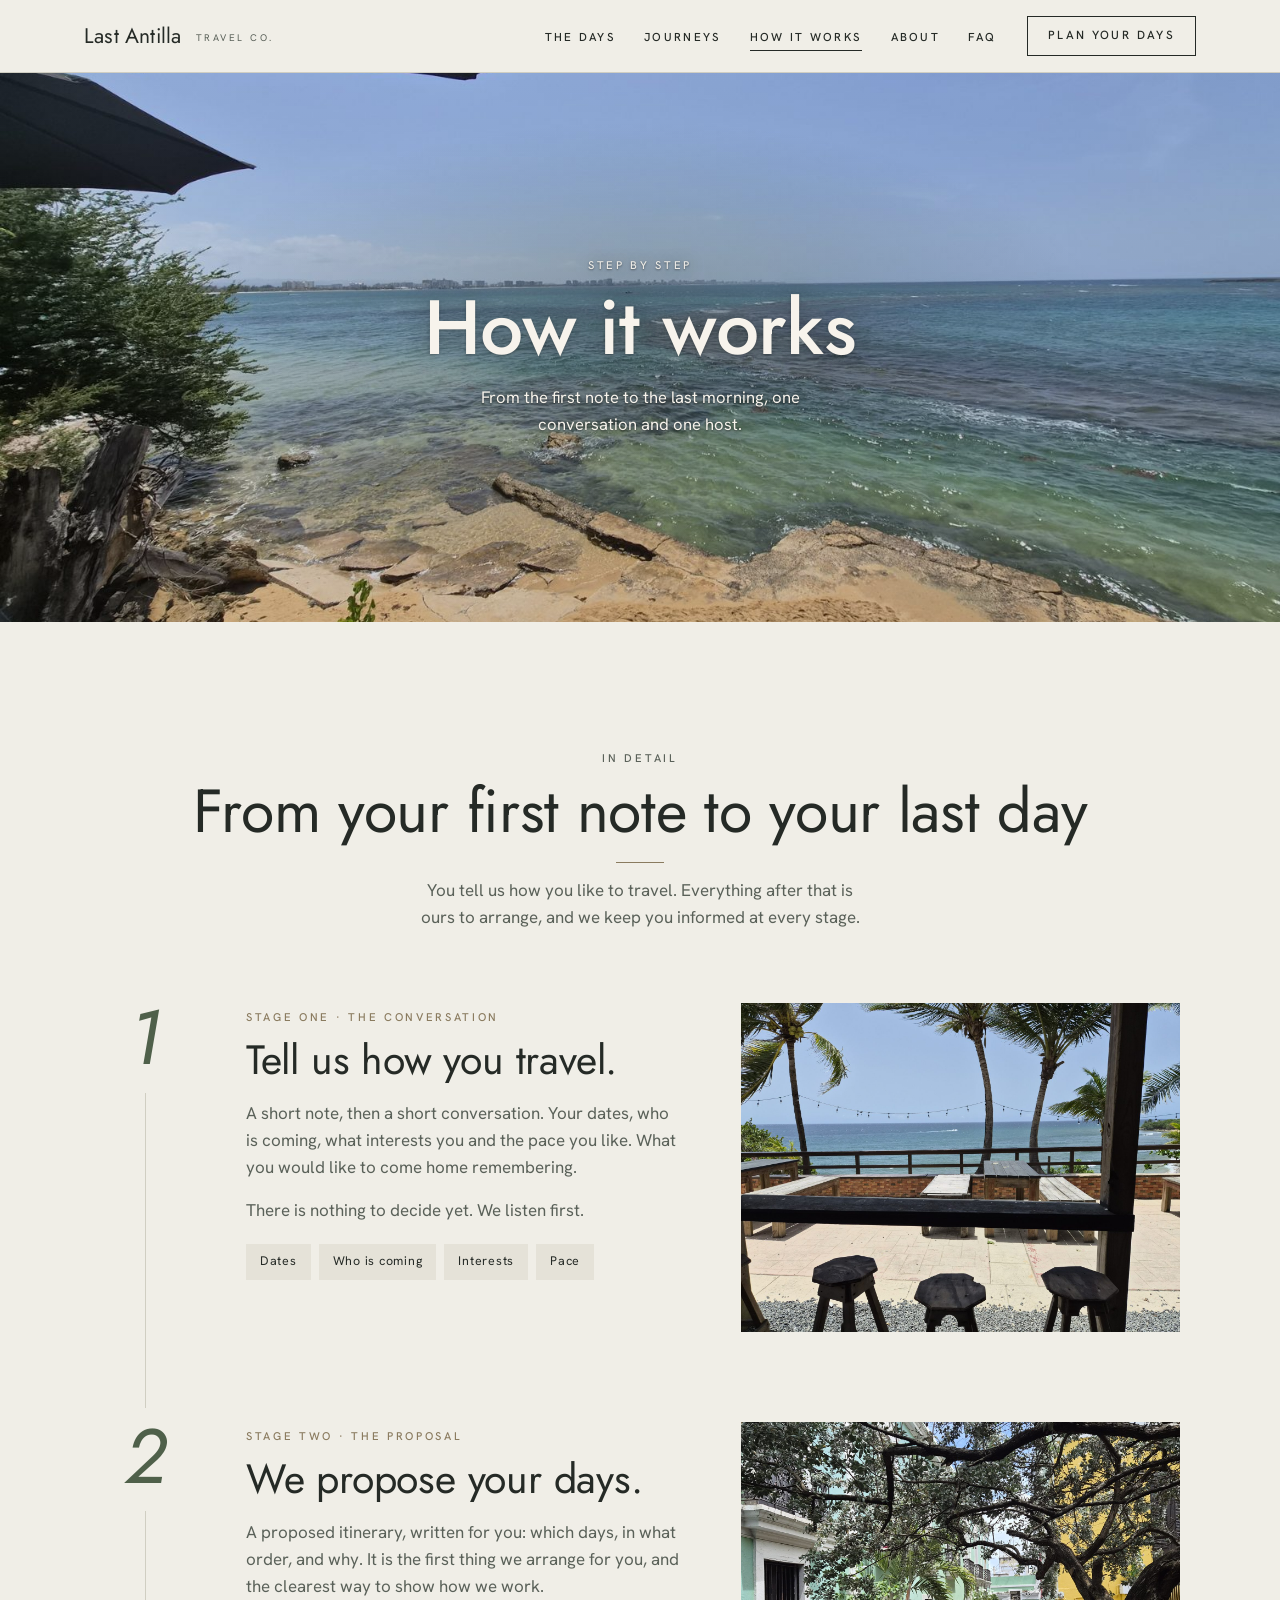
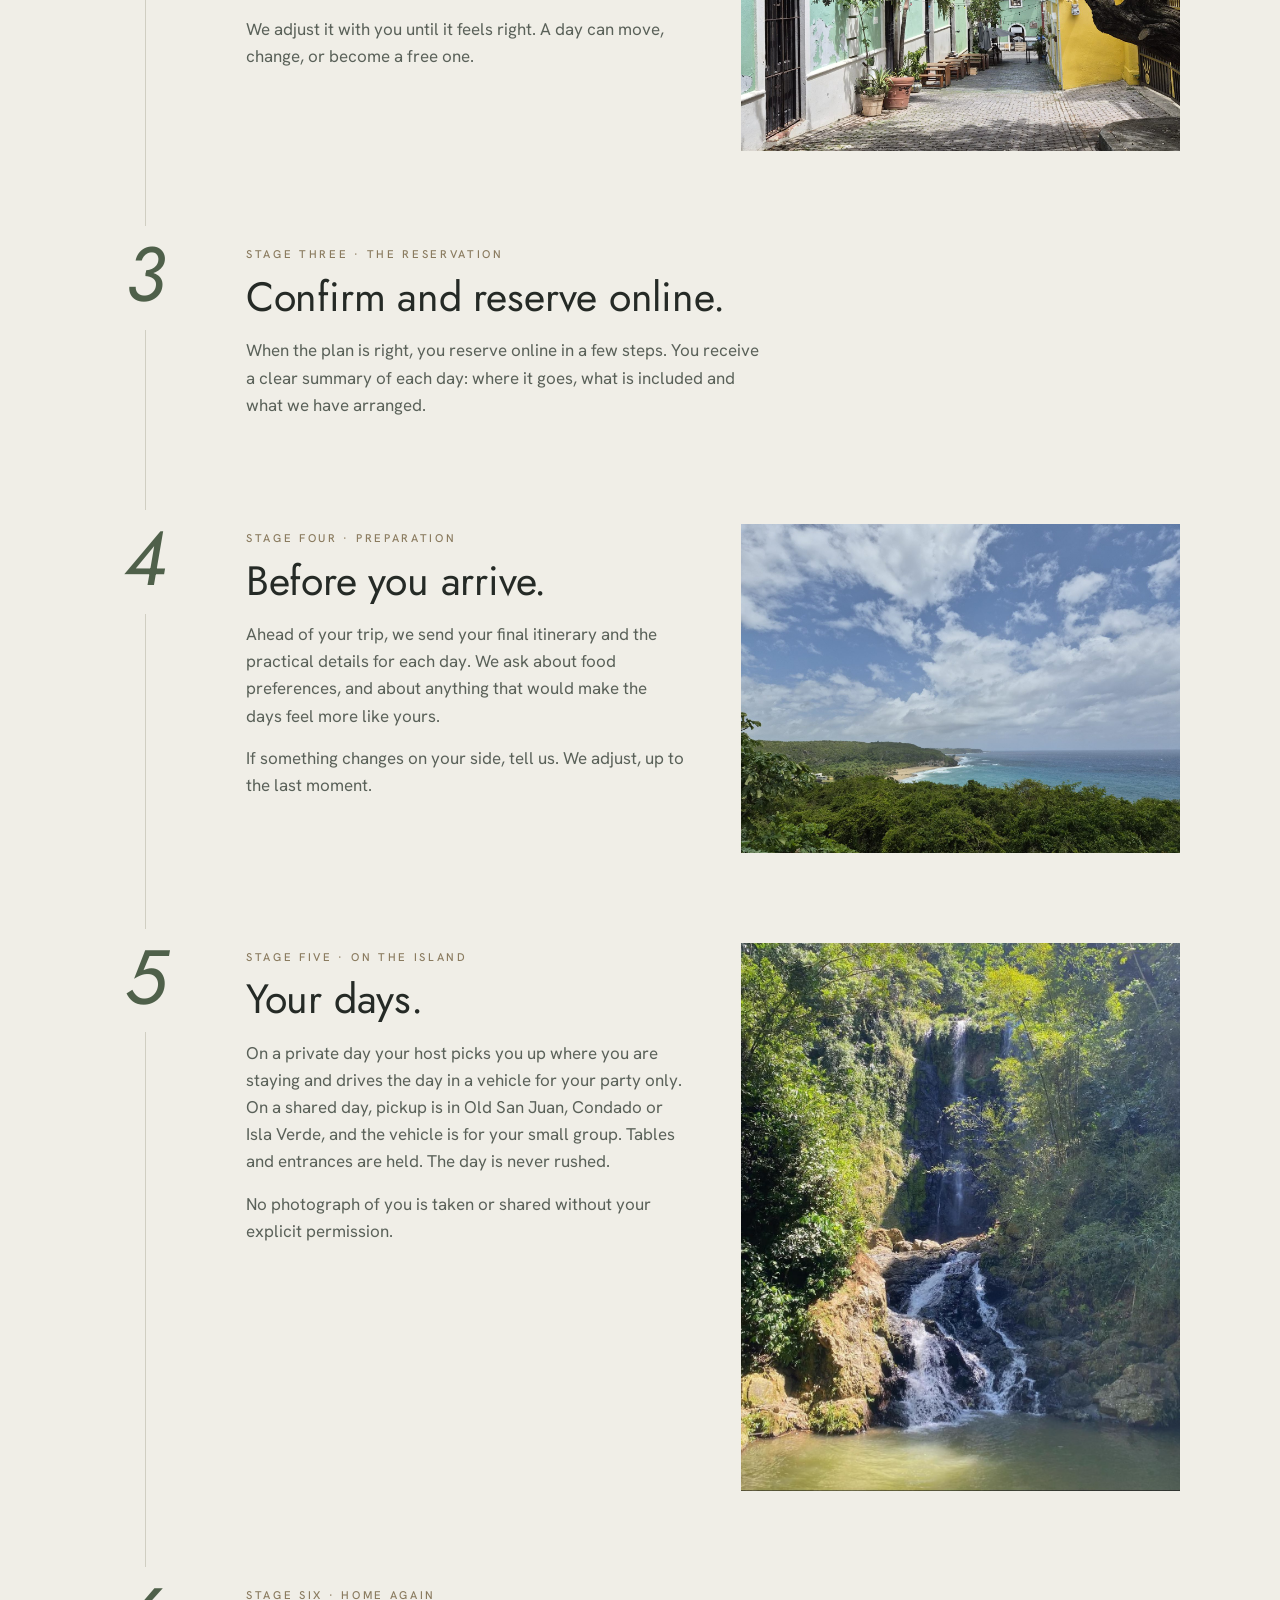
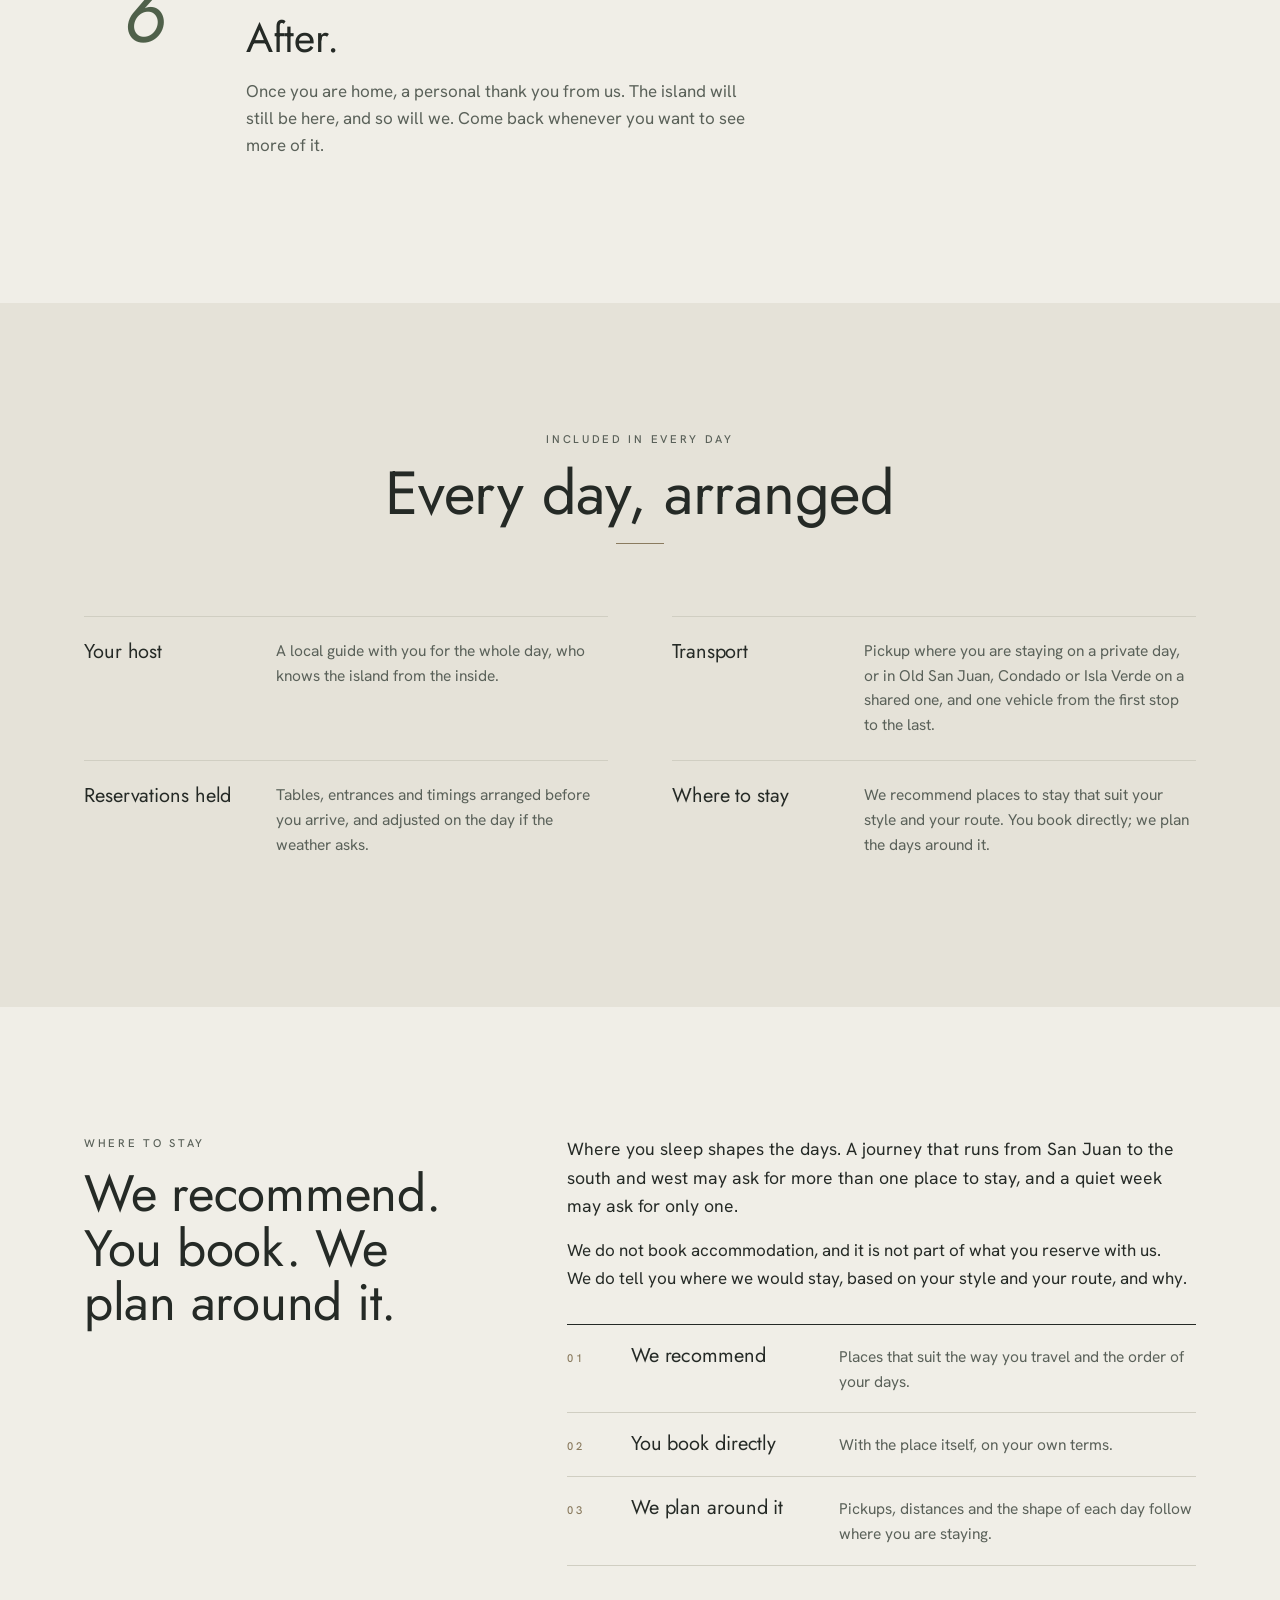
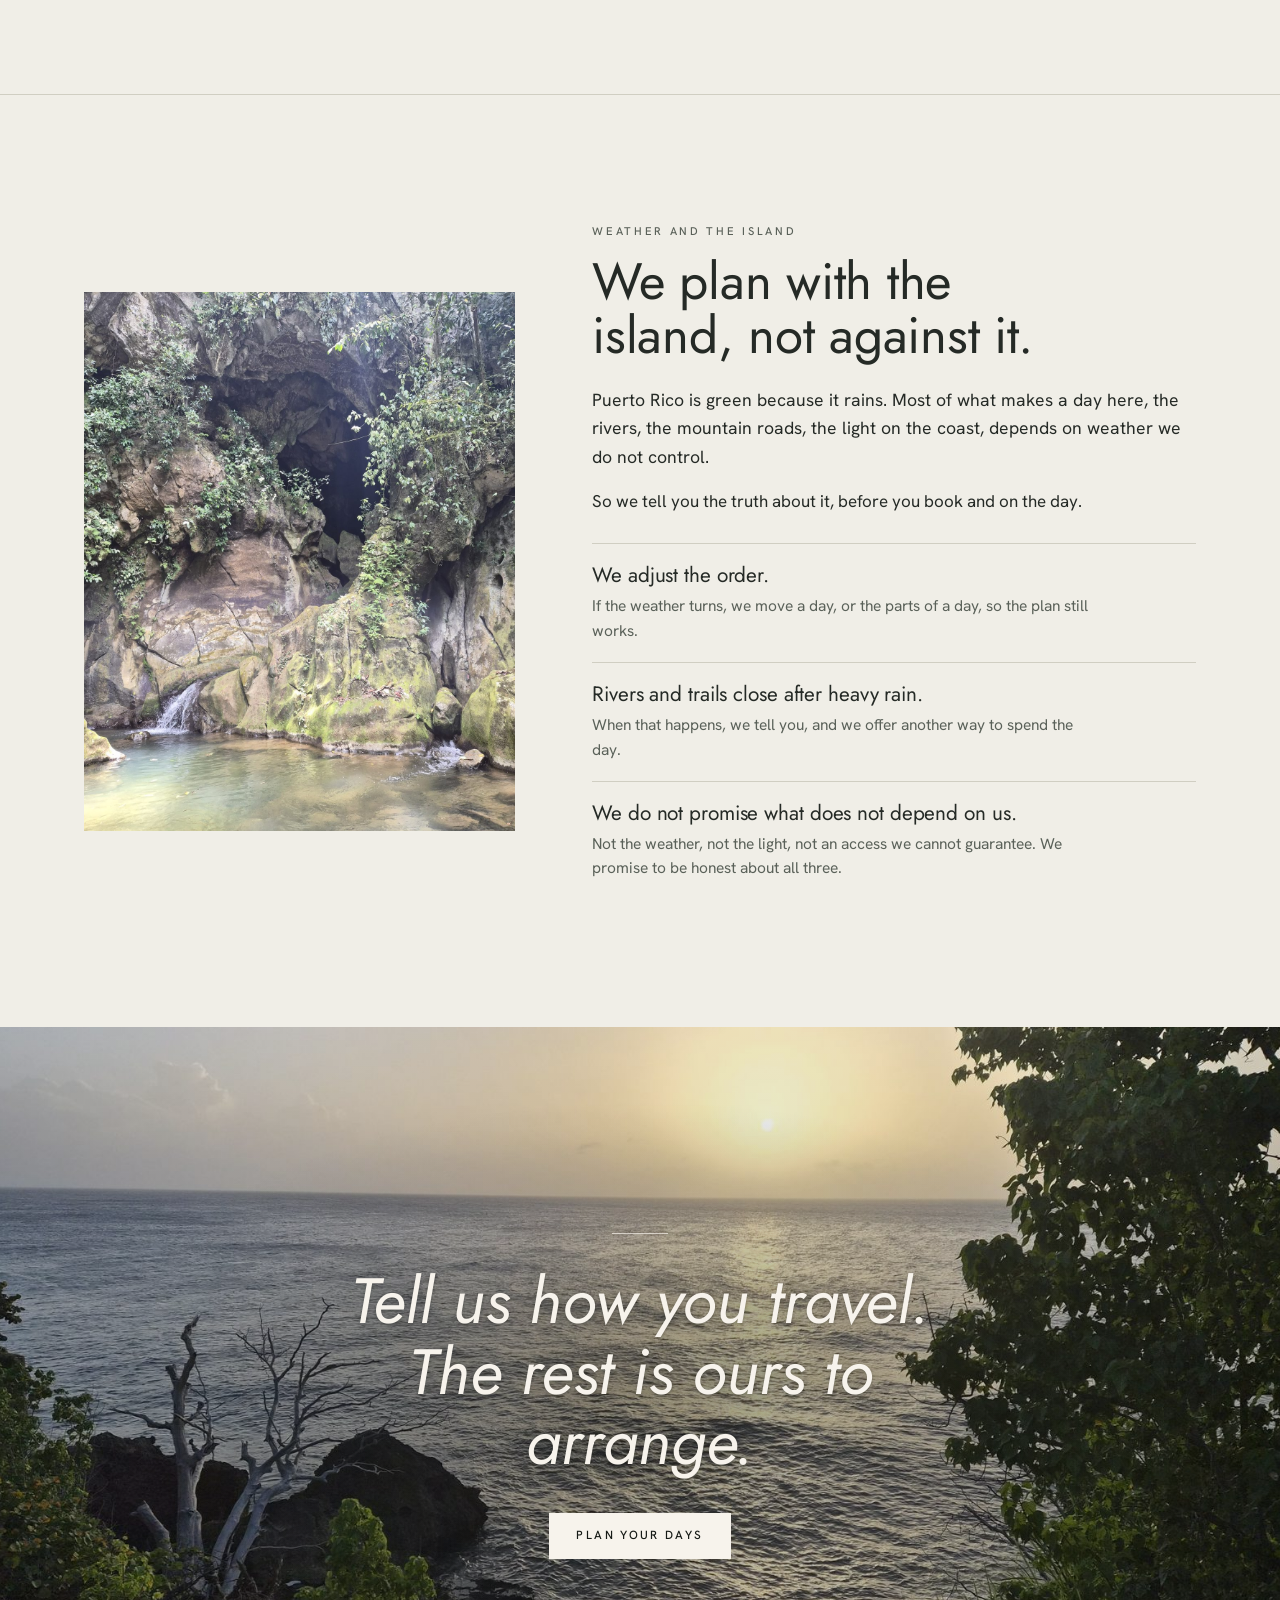
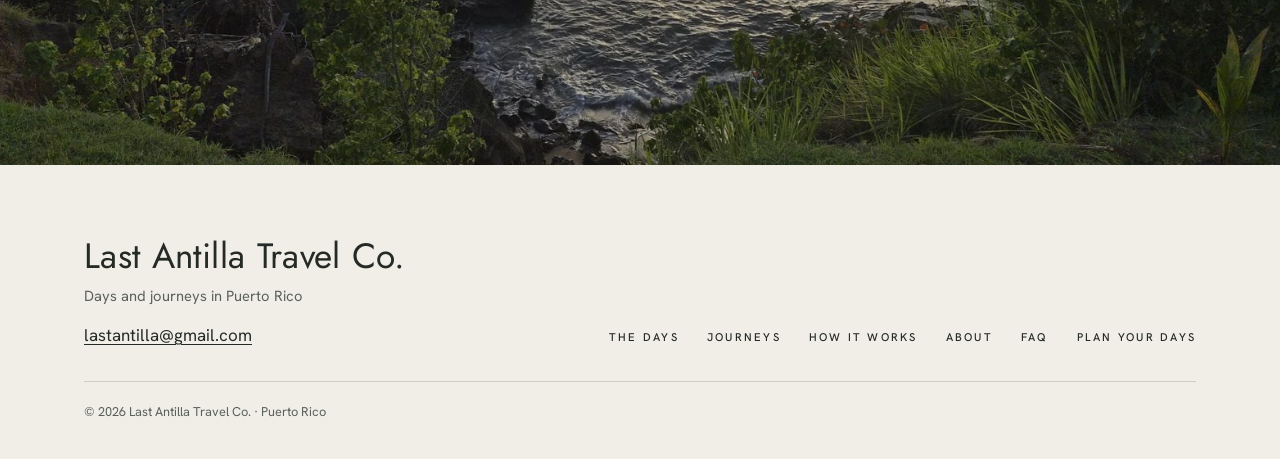
<file: how-it-works.html>
<!doctype html>
<html lang="en">
<head>
<meta charset="utf-8">
<meta name="viewport" content="width=device-width, initial-scale=1">
<title>How It Works · Last Antilla Travel Co.</title>
<meta name="description" content="How a Last Antilla trip comes together: one conversation, a proposal written for you, a simple online reservation, and a host for your days in Puerto Rico.">
<link rel="preconnect" href="https://fonts.googleapis.com">
<link rel="preconnect" href="https://fonts.gstatic.com" crossorigin>
<link href="https://fonts.googleapis.com/css2?family=Jost:ital,wght@0,400;0,500;1,400&family=Hanken+Grotesk:wght@400;500;600&display=swap" rel="stylesheet">
<link rel="stylesheet" href="assets/site.css">
</head>
<body>
<a class="skip" href="#main">Skip to content</a>

<header class="site-head">
  <div class="wrap">
    <a class="brand" href="index.html">Last Antilla <small>Travel Co.</small></a>
    <button class="menu-btn" type="button" aria-expanded="false" aria-controls="site-nav"><span class="bars" aria-hidden="true"><i></i><i></i><i></i></span><span class="menu-label">Menu</span></button>
    <nav class="nav" id="site-nav" aria-label="Main">
      <ul>
        <li><a href="days.html">The Days</a></li>
        <li><a href="journeys.html">Journeys</a></li>
        <li><a href="how-it-works.html" aria-current="page">How It Works</a></li>
        <li><a href="about.html">About</a></li>
        <li><a href="faq.html">FAQ</a></li>
      </ul>
      <a class="btn btn-line" href="plan.html">Plan your days</a>
    </nav>
  </div>
</header>

<main id="main">
  <section class="pano page-hero" aria-labelledby="page-title">
    <img src="img/costa-turquesa.jpg" alt="Clear turquoise water over flat coastal rock, seen from beneath a shaded terrace, with the city far across the bay" width="1600" height="901" fetchpriority="high" style="object-position:50% 70%">
    <div class="in">
      <span class="label">Step by step</span>
      <h1 id="page-title">How it works</h1>
      <p>From the first note to the last morning, one conversation and one host.</p>
    </div>
  </section>

  <section class="section" aria-labelledby="stages-title">
    <div class="wrap">
      <header class="sec-head">
        <p class="label">In detail</p>
        <h2 id="stages-title">From your first note to your last day</h2>
        <hr class="rule">
        <p>You tell us how you like to travel. Everything after that is ours to arrange, and we keep you informed at every stage.</p>
      </header>

      <ol class="hw-line">
        <li class="hw-stage">
          <span class="hw-num" aria-hidden="true">1</span>
          <div class="hw-text">
            <p class="label">Stage one · The conversation</p>
            <h3>Tell us how you travel.</h3>
            <p>A short note, then a short conversation. Your dates, who is coming, what interests you and the pace you like. What you would like to come home remembering.</p>
            <p>There is nothing to decide yet. We listen first.</p>
            <ul class="hw-tags" aria-label="What we ask about">
              <li>Dates</li><li>Who is coming</li><li>Interests</li><li>Pace</li>
            </ul>
          </div>
          <figure class="hw-fig"><img src="img/terraza-mar.jpg" alt="A shaded wooden terrace with stools and tables, looking out between palm trees to the sea" width="1600" height="1200" loading="lazy"></figure>
        </li>
        <li class="hw-stage">
          <span class="hw-num" aria-hidden="true">2</span>
          <div class="hw-text">
            <p class="label">Stage two · The proposal</p>
            <h3>We propose your days.</h3>
            <p>A proposed itinerary, written for you: which days, in what order, and why. It is the first thing we arrange for you, and the clearest way to show how we work.</p>
            <p>We adjust it with you until it feels right. A day can move, change, or become a free one.</p>
          </div>
          <figure class="hw-fig"><img src="img/viejo-san-juan-calle.jpg" alt="A shaded cobblestone street in Old San Juan with pastel facades" width="1600" height="1200" loading="lazy"></figure>
        </li>
        <li class="hw-stage">
          <span class="hw-num" aria-hidden="true">3</span>
          <div class="hw-text">
            <p class="label">Stage three · The reservation</p>
            <h3>Confirm and reserve online.</h3>
            <p>When the plan is right, you reserve online in a few steps. You receive a clear summary of each day: where it goes, what is included and what we have arranged.</p>
          </div>
        </li>
        <li class="hw-stage">
          <span class="hw-num" aria-hidden="true">4</span>
          <div class="hw-text">
            <p class="label">Stage four · Preparation</p>
            <h3>Before you arrive.</h3>
            <p>Ahead of your trip, we send your final itinerary and the practical details for each day. We ask about food preferences, and about anything that would make the days feel more like yours.</p>
            <p>If something changes on your side, tell us. We adjust, up to the last moment.</p>
          </div>
          <figure class="hw-fig"><img src="img/costa-norte-mirador.jpg" alt="The northern coastline seen from a forested lookout under a sky of scattered clouds" width="1600" height="1200" loading="lazy"></figure>
        </li>
        <li class="hw-stage">
          <span class="hw-num" aria-hidden="true">5</span>
          <div class="hw-text">
            <p class="label">Stage five · On the island</p>
            <h3>Your days.</h3>
            <p>On a private day your host picks you up where you are staying and drives the day in a vehicle for your party only. On a shared day, pickup is in Old San Juan, Condado or Isla Verde, and the vehicle is for your small group. Tables and entrances are held. The day is never rushed.</p>
            <p>No photograph of you is taken or shared without your explicit permission.</p>
          </div>
          <figure class="hw-fig hw-tall"><img src="img/cascada-selva.jpg" alt="A waterfall descending through dense green forest into a pool" width="1170" height="1335" loading="lazy"></figure>
        </li>
        <li class="hw-stage">
          <span class="hw-num" aria-hidden="true">6</span>
          <div class="hw-text">
            <p class="label">Stage six · Home again</p>
            <h3>After.</h3>
            <p>Once you are home, a personal thank you from us. The island will still be here, and so will we. Come back whenever you want to see more of it.</p>
          </div>
        </li>
      </ol>
    </div>
  </section>

  <section class="section hw-band" aria-labelledby="arranged-title">
    <div class="wrap">
      <header class="sec-head">
        <p class="label">Included in every day</p>
        <h2 id="arranged-title">Every day, arranged</h2>
        <hr class="rule">
      </header>
      <ul class="std">
        <li><h3>Your host</h3><p>A local guide with you for the whole day, who knows the island from the inside.</p></li>
        <li><h3>Transport</h3><p>Pickup where you are staying on a private day, or in Old San Juan, Condado or Isla Verde on a shared one, and one vehicle from the first stop to the last.</p></li>
        <li><h3>Reservations held</h3><p>Tables, entrances and timings arranged before you arrive, and adjusted on the day if the weather asks.</p></li>
        <li><h3>Where to stay</h3><p>We recommend places to stay that suit your style and your route. You book directly; we plan the days around it.</p></li>
      </ul>
    </div>
  </section>

  <section class="section" id="where-to-stay" aria-labelledby="stay-title">
    <div class="wrap split">
      <div>
        <p class="label">Where to stay</p>
        <h2 id="stay-title">We recommend. You book. We plan around it.</h2>
      </div>
      <div>
        <div class="prose">
          <p>Where you sleep shapes the days. A journey that runs from San Juan to the south and west may ask for more than one place to stay, and a quiet week may ask for only one.</p>
          <p>We do not book accommodation, and it is not part of what you reserve with us. We do tell you where we would stay, based on your style and your route, and why.</p>
        </div>
        <ol class="hw-stay">
          <li><h3>We recommend</h3><p>Places that suit the way you travel and the order of your days.</p></li>
          <li><h3>You book directly</h3><p>With the place itself, on your own terms.</p></li>
          <li><h3>We plan around it</h3><p>Pickups, distances and the shape of each day follow where you are staying.</p></li>
        </ol>
      </div>
    </div>
  </section>

  <section class="section hw-weather-sec" id="weather" aria-labelledby="weather-title">
    <div class="wrap hw-weather">
      <figure class="hw-wfig"><img src="img/cueva-cascada.jpg" alt="A small waterfall spilling into a clear pool beneath a cave mouth in mossy limestone" width="1200" height="1600" loading="lazy"></figure>
      <div>
        <p class="label">Weather and the island</p>
        <h2 id="weather-title">We plan with the island, not against it.</h2>
        <div class="prose">
          <p>Puerto Rico is green because it rains. Most of what makes a day here, the rivers, the mountain roads, the light on the coast, depends on weather we do not control.</p>
          <p>So we tell you the truth about it, before you book and on the day.</p>
        </div>
        <ul class="hw-honest">
          <li><h3>We adjust the order.</h3><p>If the weather turns, we move a day, or the parts of a day, so the plan still works.</p></li>
          <li><h3>Rivers and trails close after heavy rain.</h3><p>When that happens, we tell you, and we offer another way to spend the day.</p></li>
          <li><h3>We do not promise what does not depend on us.</h3><p>Not the weather, not the light, not an access we cannot guarantee. We promise to be honest about all three.</p></li>
        </ul>
      </div>
    </div>
  </section>

  <section class="closing" aria-label="Closing">
    <img src="img/atardecer-rocas.jpg" alt="Sun low over the Caribbean, seen past dark rocks and sea grapes" width="1600" height="901" loading="lazy">
    <div class="wrap">
      <div class="rule" aria-hidden="true"></div>
      <blockquote><p>Tell us how you travel. The rest is ours to arrange.</p></blockquote>
      <a class="btn" href="plan.html">Plan your days</a>
    </div>
  </section>
</main>

<footer class="site-foot">
  <div class="wrap">
    <div class="foot-top">
      <div>
        <a class="brand" href="index.html">Last Antilla Travel Co.</a>
        <p>Days and journeys in Puerto Rico</p>
        <a class="mail" href="mailto:lastantilla@gmail.com">lastantilla@gmail.com</a>
      </div>
      <ul class="foot-links">
        <li><a href="days.html">The Days</a></li>
        <li><a href="journeys.html">Journeys</a></li>
        <li><a href="how-it-works.html">How It Works</a></li>
        <li><a href="about.html">About</a></li>
        <li><a href="faq.html">FAQ</a></li>
        <li><a href="plan.html">Plan your days</a></li>
      </ul>
    </div>
    <p class="foot-bottom">© 2026 Last Antilla Travel Co. · Puerto Rico</p>
  </div>
</footer>

<script src="assets/site.js"></script>
</body>
</html>
</file>
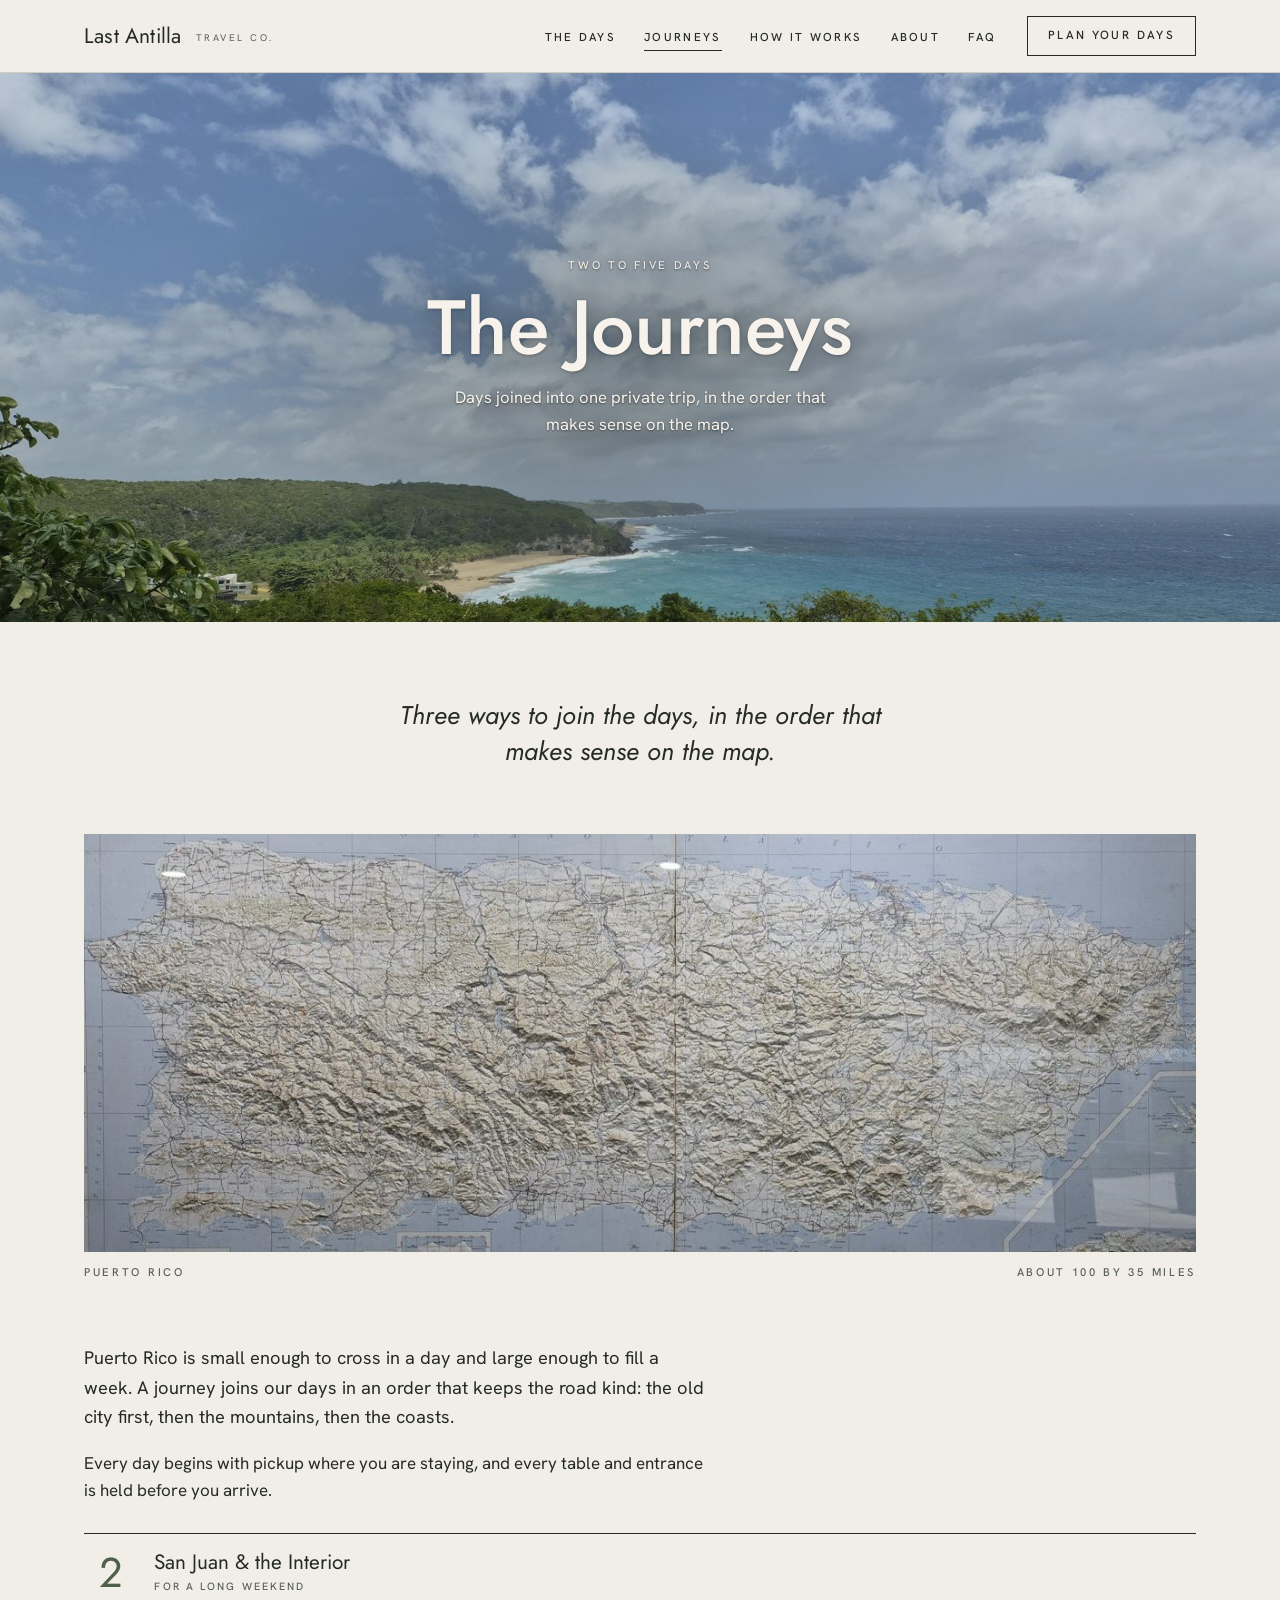
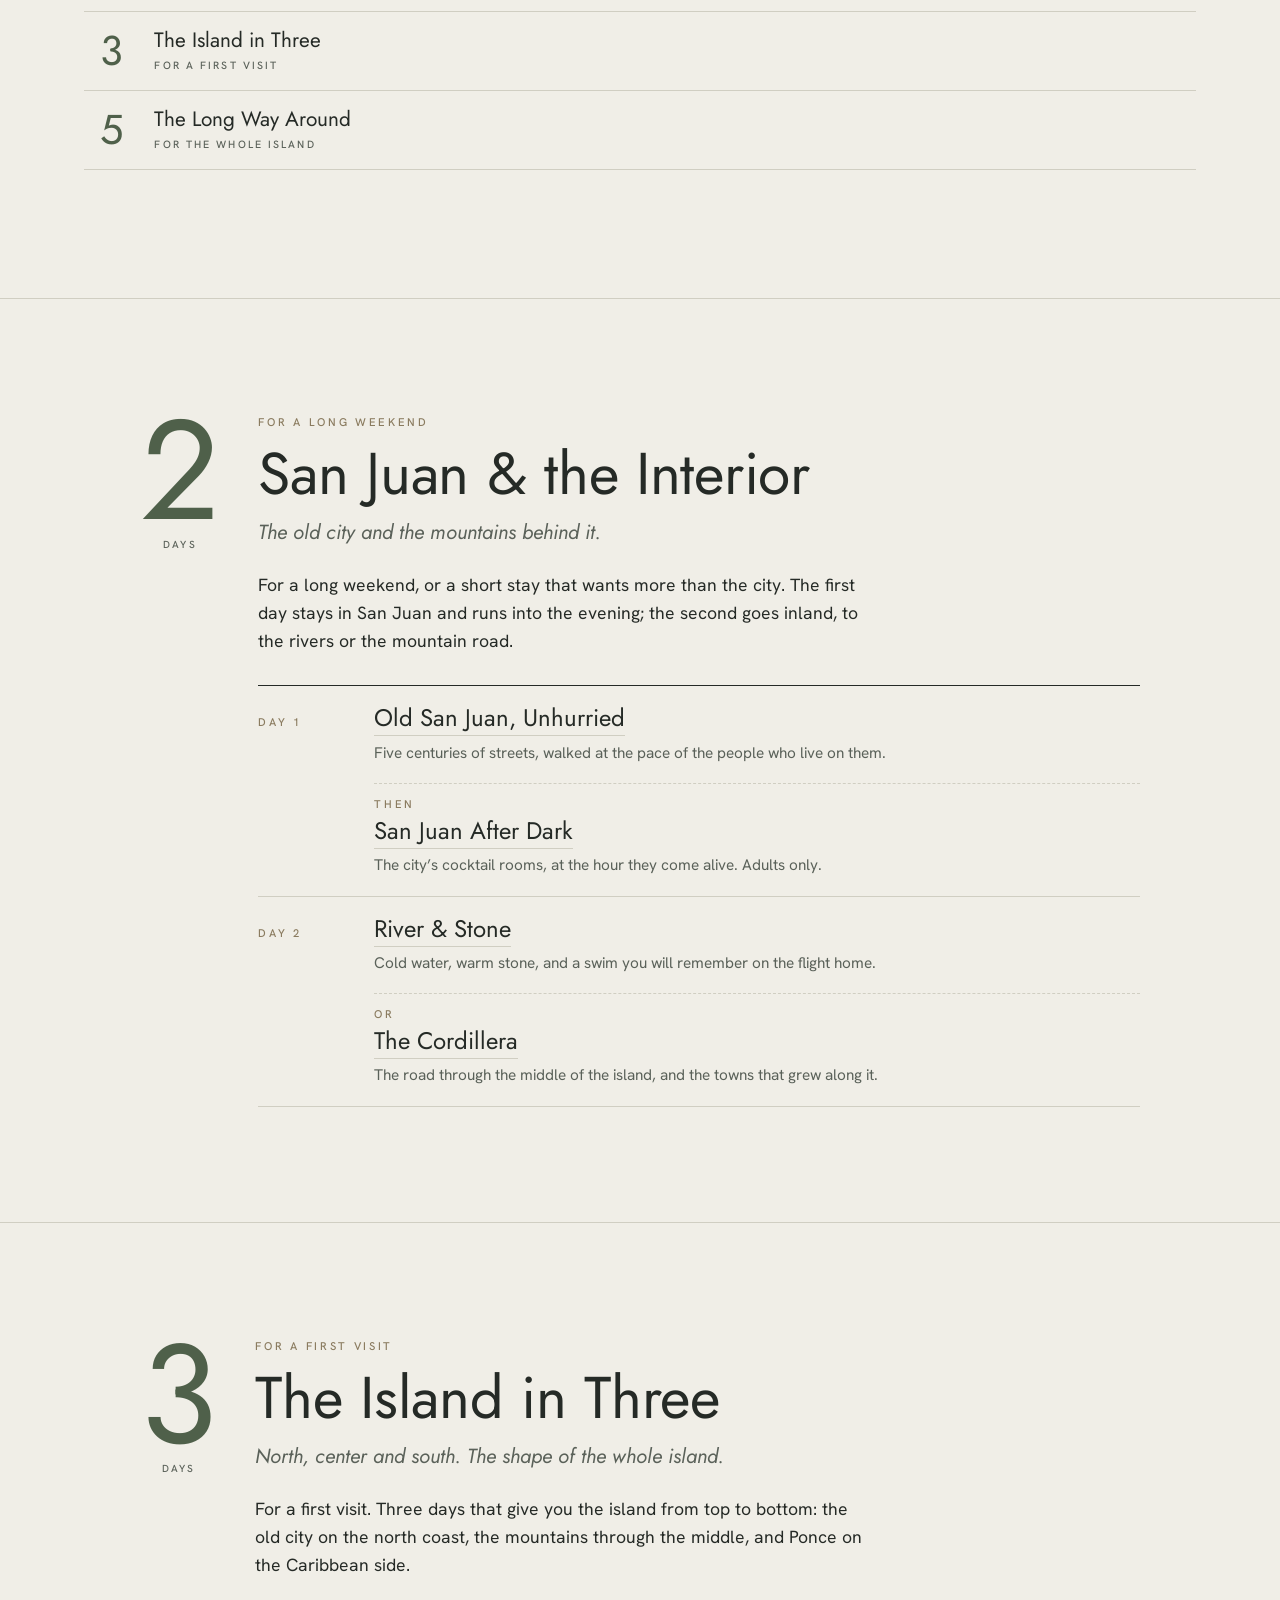
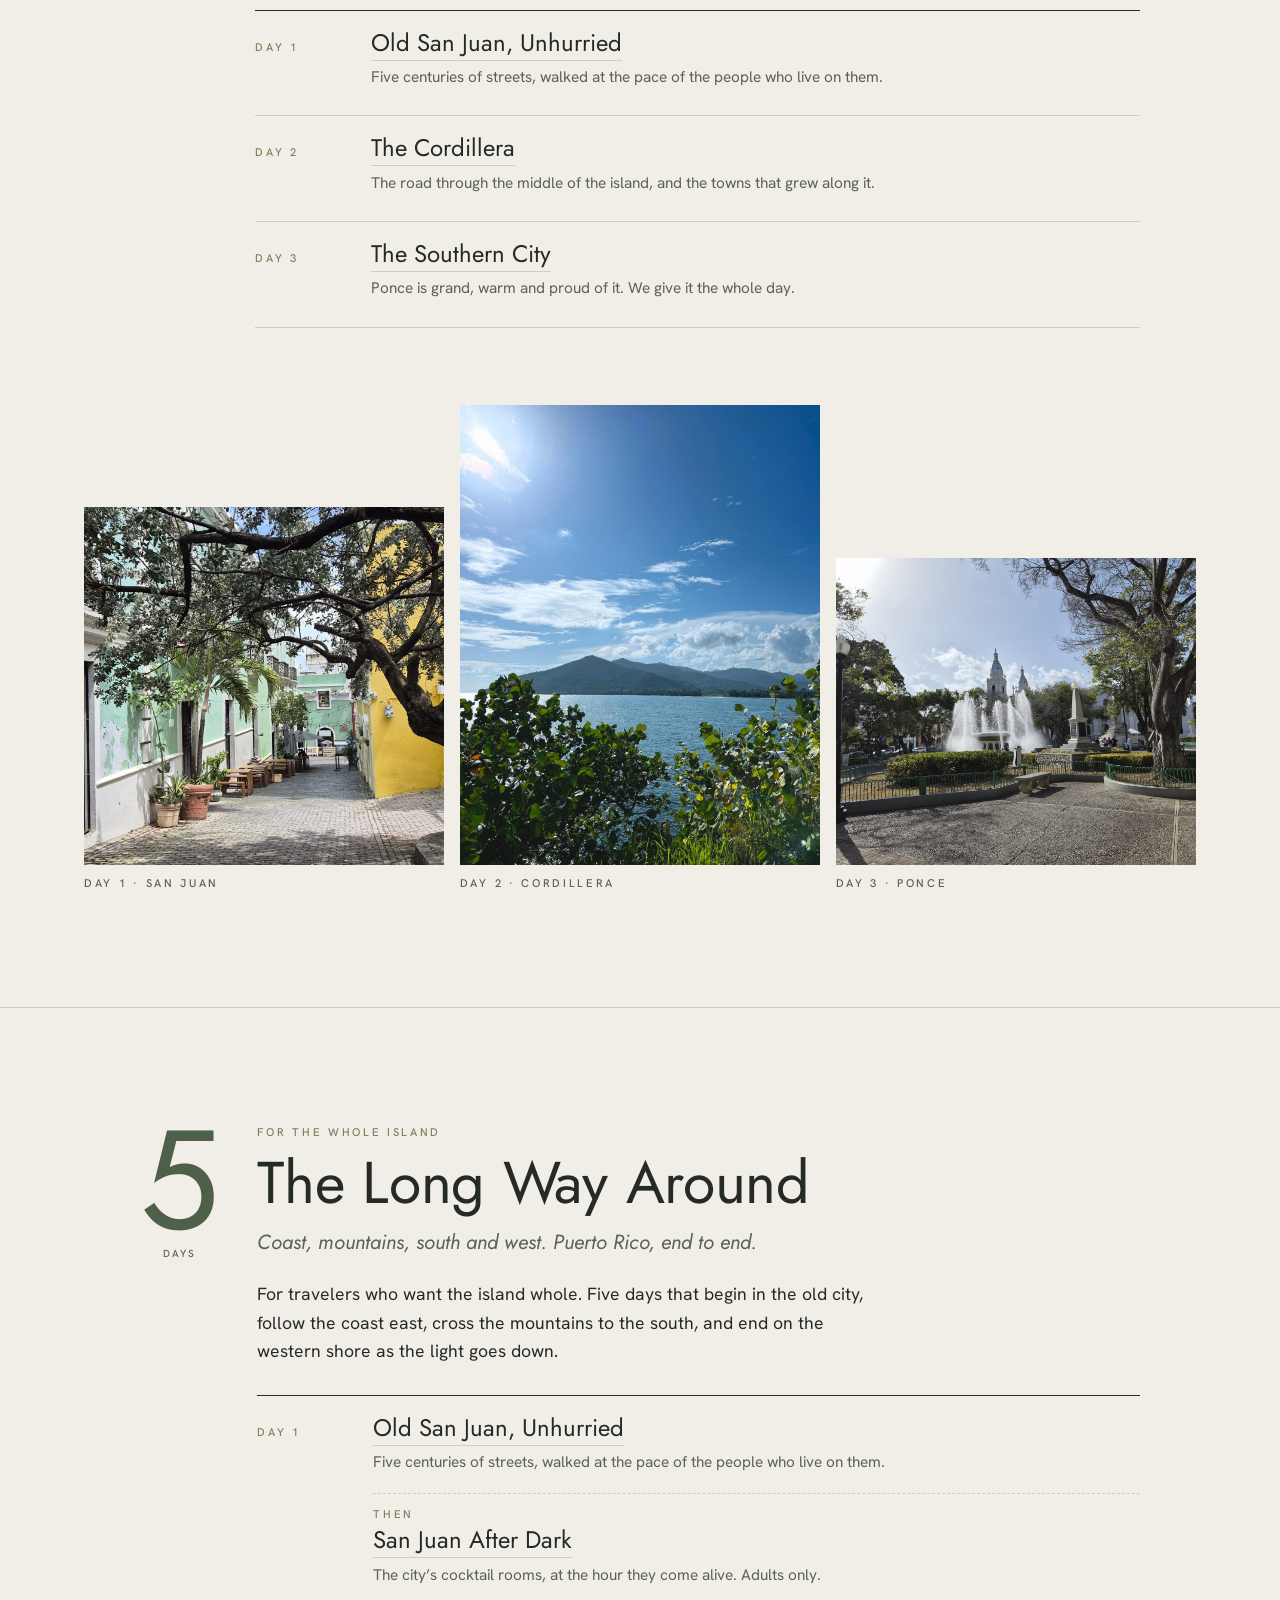
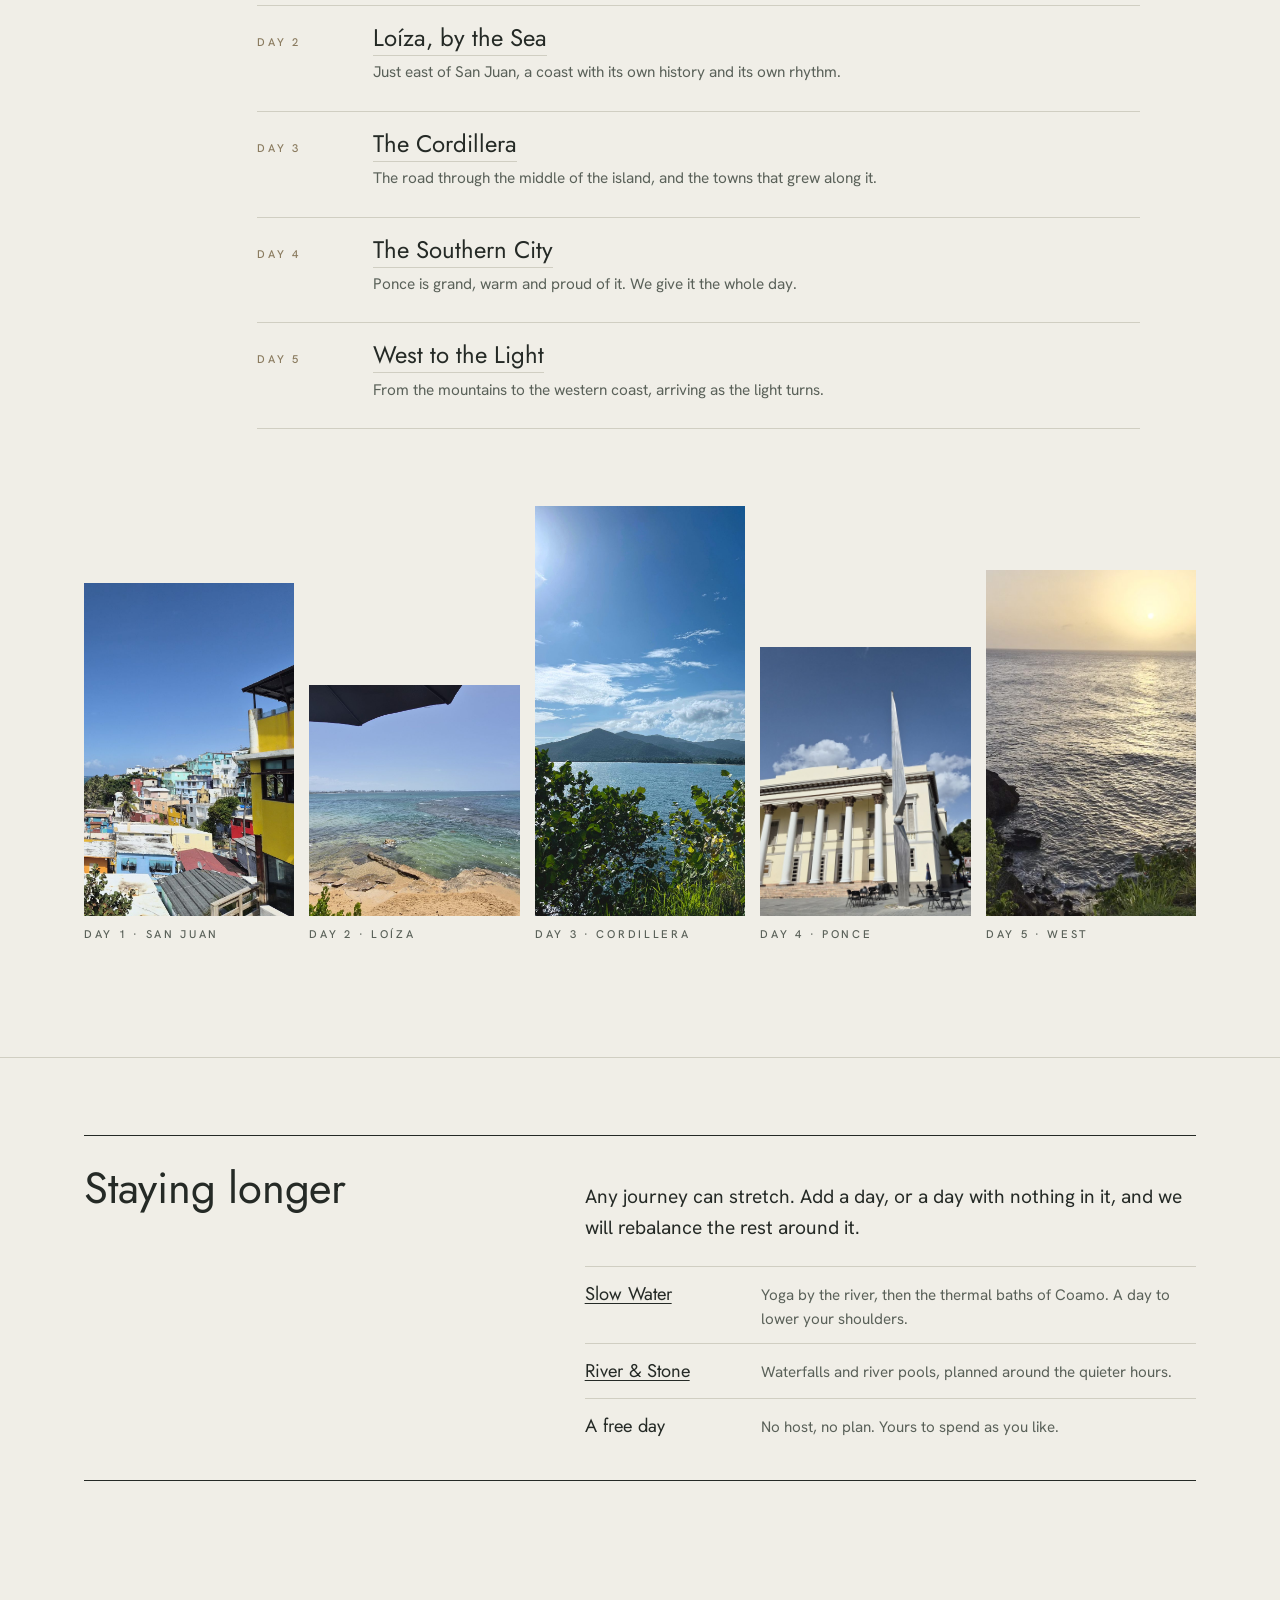
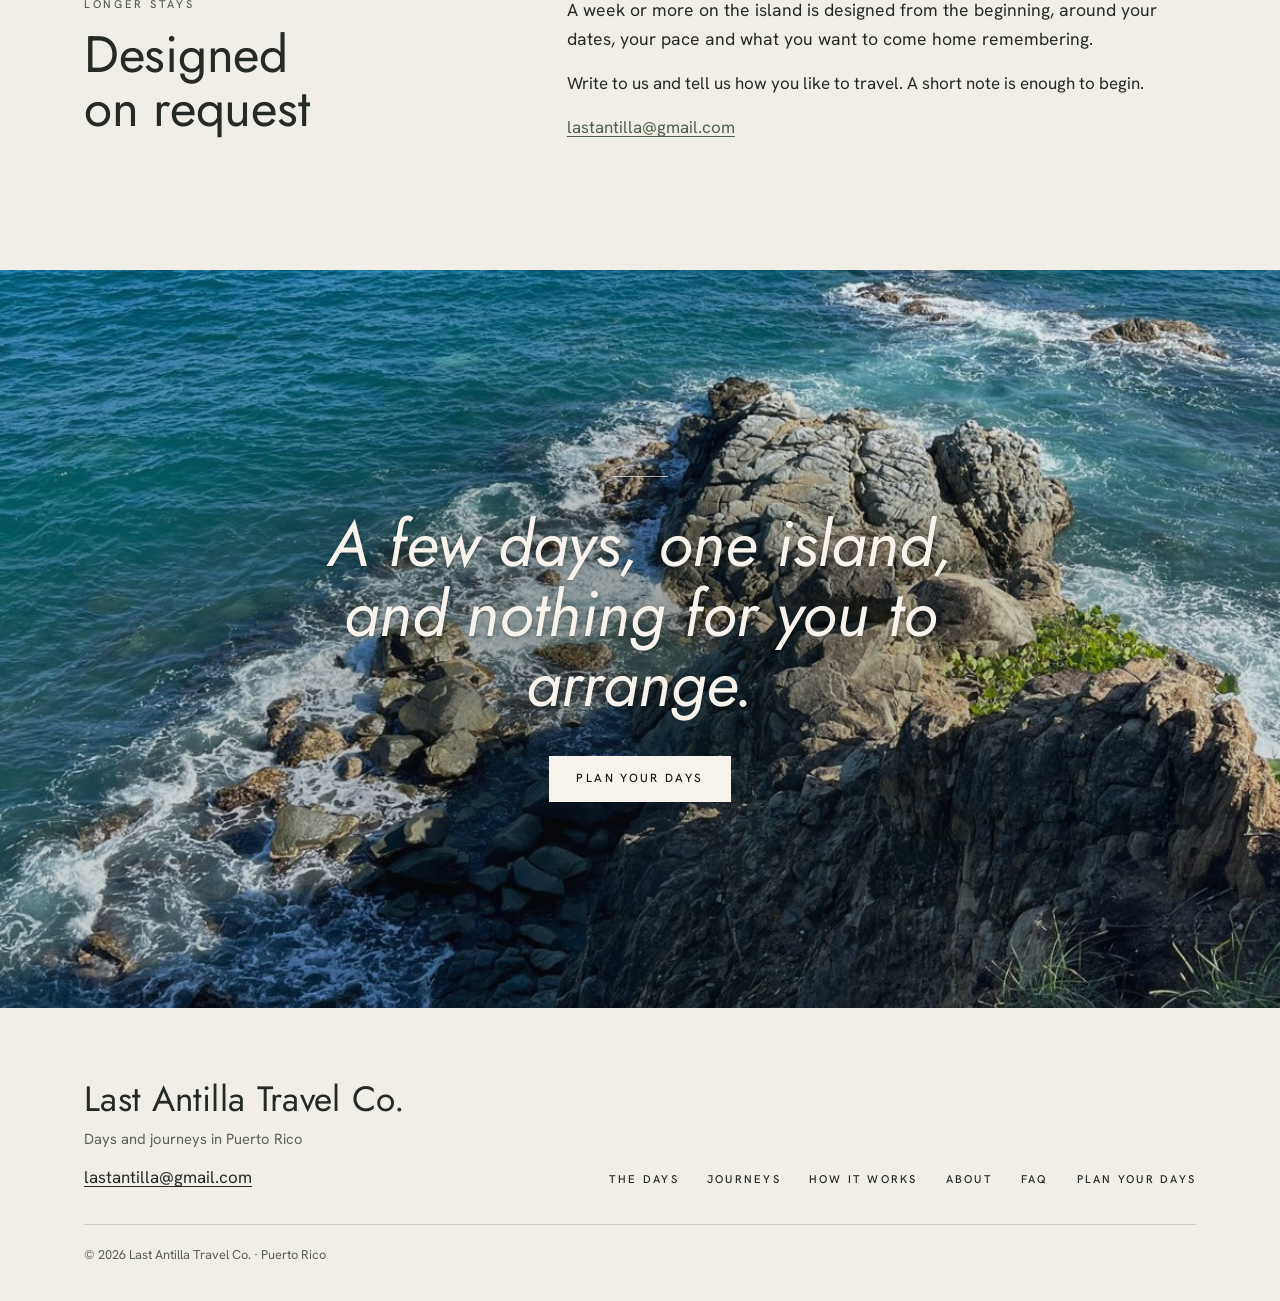
<file: journeys.html>
<!doctype html>
<html lang="en">
<head>
<meta charset="utf-8">
<meta name="viewport" content="width=device-width, initial-scale=1">
<title>The Journeys · Last Antilla Travel Co.</title>
<meta name="description" content="Private journeys of two to five days across Puerto Rico, joining our days in the order that makes sense on the map. Longer stays designed on request.">
<link rel="preconnect" href="https://fonts.googleapis.com">
<link rel="preconnect" href="https://fonts.gstatic.com" crossorigin>
<link href="https://fonts.googleapis.com/css2?family=Jost:ital,wght@0,400;0,500;1,400&family=Hanken+Grotesk:wght@400;500;600&display=swap" rel="stylesheet">
<link rel="stylesheet" href="assets/site.css">
</head>
<body>
<a class="skip" href="#main">Skip to content</a>

<header class="site-head">
  <div class="wrap">
    <a class="brand" href="index.html">Last Antilla <small>Travel Co.</small></a>
    <button class="menu-btn" type="button" aria-expanded="false" aria-controls="site-nav"><span class="bars" aria-hidden="true"><i></i><i></i><i></i></span><span class="menu-label">Menu</span></button>
    <nav class="nav" id="site-nav" aria-label="Main">
      <ul>
        <li><a href="days.html">The Days</a></li>
        <li><a href="journeys.html" aria-current="page">Journeys</a></li>
        <li><a href="how-it-works.html">How It Works</a></li>
        <li><a href="about.html">About</a></li>
        <li><a href="faq.html">FAQ</a></li>
      </ul>
      <a class="btn btn-line" href="plan.html">Plan your days</a>
    </nav>
  </div>
</header>

<main id="main">
  <section class="pano page-hero" aria-labelledby="page-title">
    <img src="img/costa-norte-mirador.jpg" alt="The northern coastline seen from a forested lookout under a sky of scattered clouds" width="1600" height="1200" fetchpriority="high" style="object-position:50% 55%">
    <div class="in">
      <span class="label">Two to five days</span>
      <h1 id="page-title">The Journeys</h1>
      <p>Days joined into one private trip, in the order that makes sense on the map.</p>
    </div>
  </section>

  <section class="section tight" aria-labelledby="intro-title">
    <div class="wrap">
      <p class="lead">Three ways to join the days, in the order that makes sense on the map.</p>
      <div class="jour-wrap">
        <div class="map">
          <figure>
            <img src="img/mapa-relieve.jpg" alt="A relief map of Puerto Rico showing the central mountain range" width="1225" height="460" loading="lazy">
            <figcaption><span class="label">Puerto Rico</span><span class="label">About 100 by 35 miles</span></figcaption>
          </figure>
        </div>
        <div class="jy-intro">
          <h2 id="intro-title" class="sr">How the journeys work</h2>
          <div class="prose">
            <p>Puerto Rico is small enough to cross in a day and large enough to fill a week. A journey joins our days in an order that keeps the road kind: the old city first, then the mountains, then the coasts.</p>
            <p>Every day begins with pickup where you are staying, and every table and entrance is held before you arrive.</p>
          </div>
          <ol class="jy-index">
            <li><a href="#san-juan-and-the-interior"><span class="jy-n">2</span><span><b>San Juan &amp; the Interior</b><small>For a long weekend</small></span></a></li>
            <li><a href="#island-in-three"><span class="jy-n">3</span><span><b>The Island in Three</b><small>For a first visit</small></span></a></li>
            <li><a href="#long-way-around"><span class="jy-n">5</span><span><b>The Long Way Around</b><small>For the whole island</small></span></a></li>
          </ol>
        </div>
      </div>
    </div>
  </section>

  <section class="jy-journey" id="san-juan-and-the-interior" aria-labelledby="j2-title">
    <div class="wrap">
      <article class="journey">
        <div class="jnum" aria-hidden="true">2<small>Days</small></div>
        <div>
          <p class="label">For a long weekend</p>
          <h2 id="j2-title"><span class="sr">2 days: </span>San Juan &amp; the Interior</h2>
          <p class="line">The old city and the mountains behind it.</p>
          <div class="prose jy-for"><p>For a long weekend, or a short stay that wants more than the city. The first day stays in San Juan and runs into the evening; the second goes inland, to the rivers or the mountain road.</p></div>
          <ol class="jy-seq">
            <li><b class="label">Day 1</b>
              <div><a href="days.html#old-san-juan">Old San Juan, Unhurried</a><p>Five centuries of streets, walked at the pace of the people who live on them.</p></div>
              <div class="jy-then"><span class="label">Then</span><a href="days.html#after-dark">San Juan After Dark</a><p>The city’s cocktail rooms, at the hour they come alive. Adults only.</p></div>
            </li>
            <li><b class="label">Day 2</b>
              <div><a href="days.html#river-and-stone">River &amp; Stone</a><p>Cold water, warm stone, and a swim you will remember on the flight home.</p></div>
              <div class="jy-then"><span class="label">Or</span><a href="days.html#cordillera">The Cordillera</a><p>The road through the middle of the island, and the towns that grew along it.</p></div>
            </li>
          </ol>
        </div>
      </article>
    </div>
  </section>

  <section class="jy-journey" id="island-in-three" aria-labelledby="j3-title">
    <div class="wrap">
      <article class="journey">
        <div class="jnum" aria-hidden="true">3<small>Days</small></div>
        <div>
          <p class="label">For a first visit</p>
          <h2 id="j3-title"><span class="sr">3 days: </span>The Island in Three</h2>
          <p class="line">North, center and south. The shape of the whole island.</p>
          <div class="prose jy-for"><p>For a first visit. Three days that give you the island from top to bottom: the old city on the north coast, the mountains through the middle, and Ponce on the Caribbean side.</p></div>
          <ol class="jy-seq">
            <li><b class="label">Day 1</b><div><a href="days.html#old-san-juan">Old San Juan, Unhurried</a><p>Five centuries of streets, walked at the pace of the people who live on them.</p></div></li>
            <li><b class="label">Day 2</b><div><a href="days.html#cordillera">The Cordillera</a><p>The road through the middle of the island, and the towns that grew along it.</p></div></li>
            <li><b class="label">Day 3</b><div><a href="days.html#southern-city">The Southern City</a><p>Ponce is grand, warm and proud of it. We give it the whole day.</p></div></li>
          </ol>
        </div>
      </article>
      <div class="strip jy-strip3" role="group" aria-label="The Island in Three, day by day">
        <figure><img src="img/viejo-san-juan-calle.jpg" alt="A shaded cobblestone street in Old San Juan with pastel facades" width="1600" height="1200" loading="lazy"><figcaption class="label">Day 1 · San Juan</figcaption></figure>
        <figure><img src="img/cordillera-lago.jpg" alt="A mountain lake in the island's interior under a wide blue sky" width="1200" height="1600" loading="lazy"><figcaption class="label">Day 2 · Cordillera</figcaption></figure>
        <figure><img src="img/ponce-plaza.jpg" alt="The plaza in Ponce with fountains and the cathedral behind the trees" width="1600" height="1200" loading="lazy"><figcaption class="label">Day 3 · Ponce</figcaption></figure>
      </div>
    </div>
  </section>

  <section class="jy-journey" id="long-way-around" aria-labelledby="j5-title">
    <div class="wrap">
      <article class="journey">
        <div class="jnum" aria-hidden="true">5<small>Days</small></div>
        <div>
          <p class="label">For the whole island</p>
          <h2 id="j5-title"><span class="sr">5 days: </span>The Long Way Around</h2>
          <p class="line">Coast, mountains, south and west. Puerto Rico, end to end.</p>
          <div class="prose jy-for"><p>For travelers who want the island whole. Five days that begin in the old city, follow the coast east, cross the mountains to the south, and end on the western shore as the light goes down.</p></div>
          <ol class="jy-seq">
            <li><b class="label">Day 1</b>
              <div><a href="days.html#old-san-juan">Old San Juan, Unhurried</a><p>Five centuries of streets, walked at the pace of the people who live on them.</p></div>
              <div class="jy-then"><span class="label">Then</span><a href="days.html#after-dark">San Juan After Dark</a><p>The city’s cocktail rooms, at the hour they come alive. Adults only.</p></div>
            </li>
            <li><b class="label">Day 2</b><div><a href="days.html#loiza">Loíza, by the Sea</a><p>Just east of San Juan, a coast with its own history and its own rhythm.</p></div></li>
            <li><b class="label">Day 3</b><div><a href="days.html#cordillera">The Cordillera</a><p>The road through the middle of the island, and the towns that grew along it.</p></div></li>
            <li><b class="label">Day 4</b><div><a href="days.html#southern-city">The Southern City</a><p>Ponce is grand, warm and proud of it. We give it the whole day.</p></div></li>
            <li><b class="label">Day 5</b><div><a href="days.html#west-to-the-light">West to the Light</a><p>From the mountains to the western coast, arriving as the light turns.</p></div></li>
          </ol>
        </div>
      </article>
      <div class="strip" role="group" aria-label="The Long Way Around, day by day">
        <figure><img src="img/la-perla-vista.jpg" alt="The colorful houses of La Perla running down the hillside to the Atlantic" width="1600" height="1200" loading="lazy" style="object-position:92% 60%"><figcaption class="label">Day 1 · San Juan</figcaption></figure>
        <figure><img src="img/costa-turquesa.jpg" alt="Clear turquoise water over flat coastal rock, with the city far across the bay" width="1600" height="901" loading="lazy"><figcaption class="label">Day 2 · Loíza</figcaption></figure>
        <figure><img src="img/cordillera-lago.jpg" alt="A mountain lake in the island's interior under a wide blue sky" width="1200" height="1600" loading="lazy"><figcaption class="label">Day 3 · Cordillera</figcaption></figure>
        <figure><img src="img/ponce-neoclasico.jpg" alt="A neoclassical building in Ponce with tall white columns under a blue sky" width="1600" height="1200" loading="lazy" style="object-position:30% 50%"><figcaption class="label">Day 4 · Ponce</figcaption></figure>
        <figure><img src="img/atardecer-rocas.jpg" alt="Sun low over the Caribbean, seen past dark rocks and sea grapes" width="1600" height="901" loading="lazy"><figcaption class="label">Day 5 · West</figcaption></figure>
      </div>
    </div>
  </section>

  <section class="section tight jy-more" aria-labelledby="longer-title">
    <div class="wrap">
      <div class="longer">
        <h2 id="longer-title">Staying longer</h2>
        <div>
          <p>Any journey can stretch. Add a day, or a day with nothing in it, and we will rebalance the rest around it.</p>
          <ul class="jy-add">
            <li><a href="days.html#slow-water">Slow Water</a><span>Yoga by the river, then the thermal baths of Coamo. A day to lower your shoulders.</span></li>
            <li><a href="days.html#river-and-stone">River &amp; Stone</a><span>Waterfalls and river pools, planned around the quieter hours.</span></li>
            <li><b>A free day</b><span>No host, no plan. Yours to spend as you like.</span></li>
          </ul>
        </div>
      </div>

      <div class="split jy-request">
        <div>
          <p class="label">Longer stays</p>
          <h2 id="request-title">Designed on request</h2>
        </div>
        <div class="prose">
          <p>A week or more on the island is designed from the beginning, around your dates, your pace and what you want to come home remembering.</p>
          <p>Write to us and tell us how you like to travel. A short note is enough to begin.</p>
          <p><a href="mailto:lastantilla@gmail.com">lastantilla@gmail.com</a></p>
        </div>
      </div>
    </div>
  </section>

  <section class="closing" aria-label="Closing">
    <img src="img/costa-rocosa.jpg" alt="Waves breaking around a dark rock point in deep blue water" width="1600" height="901" loading="lazy">
    <div class="wrap">
      <div class="rule" aria-hidden="true"></div>
      <blockquote><p>A few days, one island, and nothing for you to arrange.</p></blockquote>
      <a class="btn" href="plan.html">Plan your days</a>
    </div>
  </section>
</main>
</main>

<footer class="site-foot">
  <div class="wrap">
    <div class="foot-top">
      <div>
        <a class="brand" href="index.html">Last Antilla Travel Co.</a>
        <p>Days and journeys in Puerto Rico</p>
        <a class="mail" href="mailto:lastantilla@gmail.com">lastantilla@gmail.com</a>
      </div>
      <ul class="foot-links">
        <li><a href="days.html">The Days</a></li>
        <li><a href="journeys.html">Journeys</a></li>
        <li><a href="how-it-works.html">How It Works</a></li>
        <li><a href="about.html">About</a></li>
        <li><a href="faq.html">FAQ</a></li>
        <li><a href="plan.html">Plan your days</a></li>
      </ul>
    </div>
    <p class="foot-bottom">© 2026 Last Antilla Travel Co. · Puerto Rico</p>
  </div>
</footer>

<script src="assets/site.js"></script>
</body>
</html>
</file>
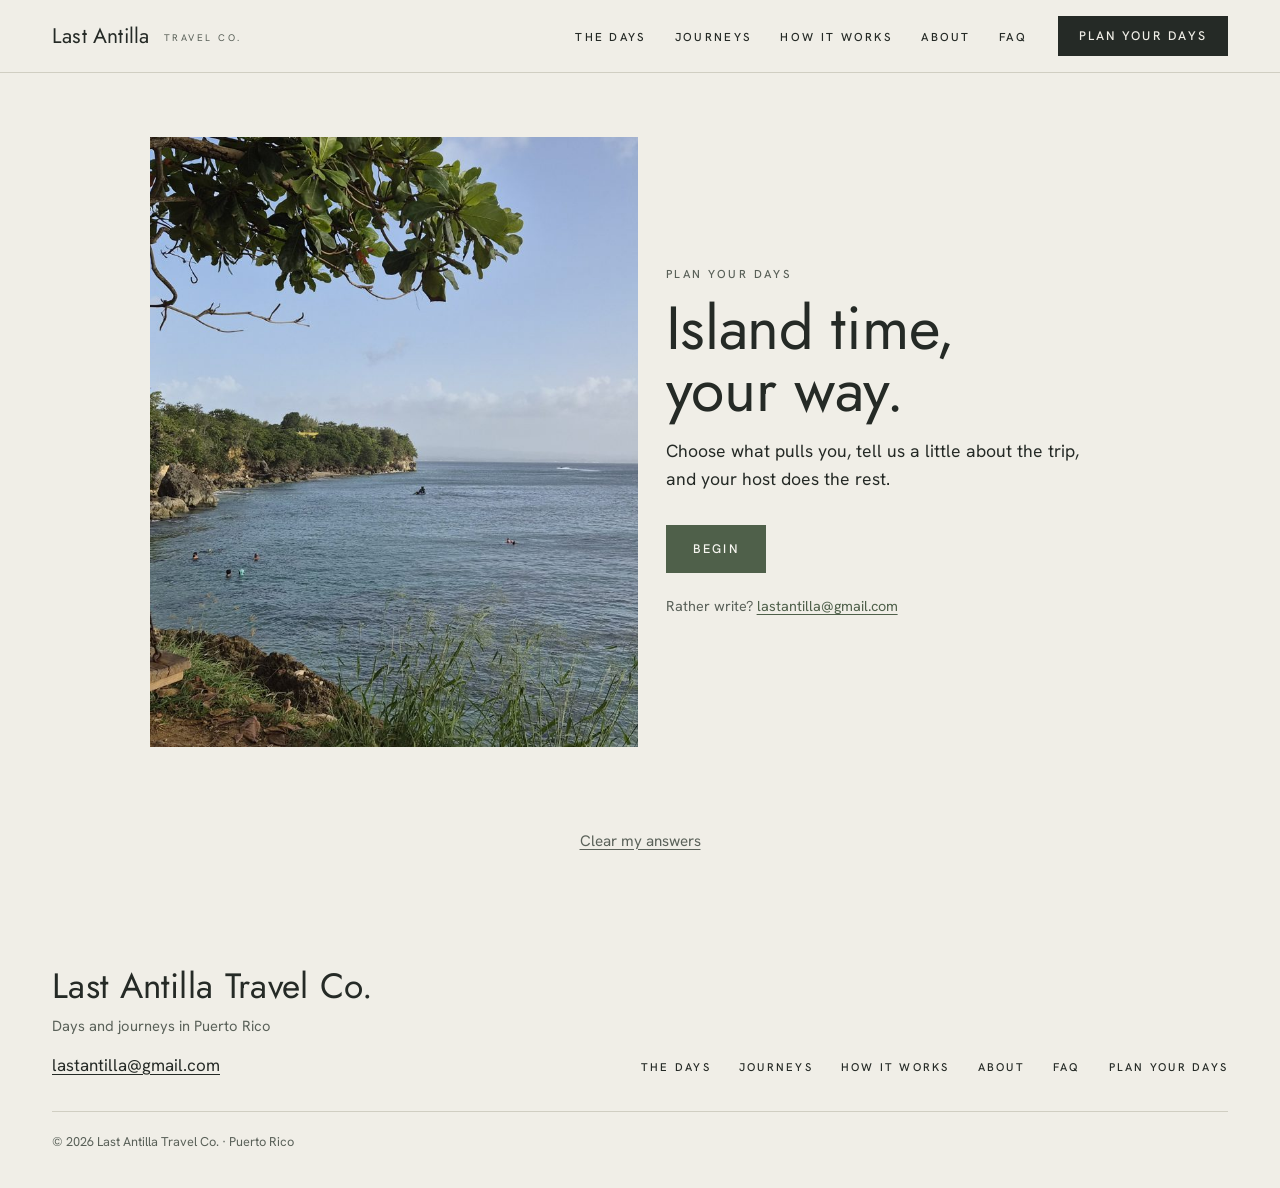
<file: plan.html>
<!doctype html>
<html lang="en">
<head>
<meta charset="utf-8">
<meta name="viewport" content="width=device-width, initial-scale=1">
<title>Plan your days · Last Antilla Travel Co.</title>
<meta name="description" content="Island time in Puerto Rico, your way. Choose what pulls you, tell us a little about the trip, and your host does the rest.">
<link rel="preconnect" href="https://fonts.googleapis.com">
<link rel="preconnect" href="https://fonts.gstatic.com" crossorigin>
<link href="https://fonts.googleapis.com/css2?family=Jost:ital,wght@0,400;0,500;1,400&family=Hanken+Grotesk:wght@400;500;600&display=swap" rel="stylesheet">
<link rel="stylesheet" href="assets/site.css">
<!--
  Last Antilla · Plan your days. Two parts: a quick sketch sent right away, then optional details,
  a review and the agreement. Each submission is emailed through FormSubmit (CONFIG.notify_to, with CONFIG.notify_cc in copy).
  Host mode (?host=1) only works on localhost.
-->
<style>
:root{
  --bg:#F0EEE7;--surface:#E5E2D8;--card:#F7F6F1;--ink:#252A26;--muted:#5A6159;--rule:#D0CEC2;
  --accent:#4F604A;--accent-ink:#F7F6F1;--band:#4A5845;--band-ink:#F2F1EA;
  --support:#8A7B5F;--alert:#8E3B2F;--alert-bg:#F3E3DD;--mark:#E2E6D6;--on-photo:#F7F3EC;--shade:22,26,22;
  --display:"Jost","Futura","Century Gothic","Helvetica Neue",Arial,sans-serif;
  --body:"Hanken Grotesk","Helvetica Neue",Arial,sans-serif;
  --gutter:16px;color-scheme:light;
}
@media (min-width:600px){:root{--gutter:32px}}
@media (prefers-color-scheme: dark){:root:not([data-theme="light"]){
  --bg:#171A17;--surface:#20241F;--card:#1C201C;--ink:#ECEDE6;--muted:#ABB2A8;--rule:#343A33;
  --accent:#A9BA9F;--accent-ink:#171A17;--band:#2E382C;--band-ink:#ECEDE6;
  --support:#C8B694;--alert:#E8A797;--alert-bg:#3A2420;--mark:#2F3A2C;--shade:12,14,12;color-scheme:dark}}
:root[data-theme="dark"]{
  --bg:#171A17;--surface:#20241F;--card:#1C201C;--ink:#ECEDE6;--muted:#ABB2A8;--rule:#343A33;
  --accent:#A9BA9F;--accent-ink:#171A17;--band:#2E382C;--band-ink:#ECEDE6;
  --support:#C8B694;--alert:#E8A797;--alert-bg:#3A2420;--mark:#2F3A2C;--shade:12,14,12;color-scheme:dark}

*{box-sizing:border-box}
html{-webkit-text-size-adjust:100%}
body{background:var(--bg);color:var(--ink);font-family:var(--body);font-size:17px;line-height:1.6;margin:0;-webkit-font-smoothing:antialiased;overflow-x:hidden;min-height:100svh;display:flex;flex-direction:column}
img{display:block;max-width:100%}
h1,h2,h3{font-family:var(--display);font-weight:400;margin:0;text-wrap:balance;letter-spacing:-.005em}
p{margin:0}
a{color:var(--accent);text-underline-offset:3px;text-decoration-thickness:1px}
:focus-visible{outline:2px solid var(--accent);outline-offset:3px}
[hidden]{display:none !important}
.label{font-size:.72rem;font-weight:500;letter-spacing:.22em;text-transform:uppercase;color:var(--muted);line-height:1.5}
.sr{position:absolute;width:1px;height:1px;overflow:hidden;clip:rect(0 0 0 0);white-space:nowrap}
.small{font-size:.9rem;color:var(--muted)}

/* Progress strip under the site header */
.formbar{position:sticky;top:var(--head-h);z-index:30;background:var(--bg)}
.formbar .in{display:flex;justify-content:flex-end;align-items:center;min-height:30px;padding-inline:var(--gutter);max-width:1100px;margin:0 auto}
.progress{position:absolute;left:0;bottom:0;height:2px;width:100%}
.progress i{display:block;height:100%;width:0;background:var(--accent);transition:width .5s ease}
.step-note{font-size:.68rem;letter-spacing:.18em;text-transform:uppercase;color:var(--muted);white-space:nowrap}
.formbar.off{display:none}

/* Undo the site's general form styles where this page needs its own */
.blank{width:auto;min-height:0;box-shadow:none !important;transition:border-color .2s}
input[type=date].blank{min-height:0}
.field input,.field select,.field textarea{box-shadow:none}
.field label,.field .flabel,.field legend{letter-spacing:normal;text-transform:none;color:var(--ink);font-size:.95rem}
.chips label{font-size:1rem;color:var(--ink)}
.chips input{width:auto;height:auto}
.chips input:checked+span{box-shadow:none}
.chips label:hover span{border-color:var(--muted)}
.check input{width:22px;min-height:0;padding:0}
main .btn{white-space:normal;text-align:center}

/* Buttons */
.btn{display:inline-flex;align-items:center;justify-content:center;gap:10px;min-height:48px;padding:12px 26px;font:500 .78rem/1 var(--body);letter-spacing:.18em;text-transform:uppercase;text-decoration:none;border:1px solid var(--accent);background:var(--accent);color:var(--accent-ink);cursor:pointer;transition:background-color .2s,color .2s}
.btn:hover{background:transparent;color:var(--accent)}
.btn-line{background:transparent;color:var(--ink);border-color:var(--ink)}
.btn-line:hover{background:var(--ink);color:var(--bg)}
.link{background:none;border:0;padding:10px 2px;min-height:44px;font:inherit;font-size:.95rem;color:var(--accent);text-decoration:underline;text-underline-offset:3px;text-decoration-thickness:1px;cursor:pointer}
.link.quiet{color:var(--muted)}
.actions{display:flex;flex-wrap:wrap;align-items:center;gap:12px 20px;margin-top:32px}
.actions .grow{flex:1}
.back{background:none;border:0;min-height:44px;padding:10px 0;font:500 .74rem/1 var(--body);letter-spacing:.18em;text-transform:uppercase;color:var(--muted);cursor:pointer}
.back::before{content:"← "}
.back:hover{color:var(--ink)}

/* Screens */
main{flex:1}
.screen{padding:clamp(28px,6vw,64px) var(--gutter) 72px;animation:rise .45s ease both}
@keyframes rise{from{opacity:0;transform:translateY(10px)}to{opacity:1;transform:none}}
@media (prefers-reduced-motion:reduce){.screen,.sketch li,.pic{animation:none !important;transition:none !important}}
.col{max-width:640px;margin:0 auto}
.col.wide{max-width:980px}
.screen h1[tabindex="-1"]:focus,.screen h2[tabindex="-1"]:focus{outline:none}
.screen h1{font-size:clamp(2.3rem,7vw,3.8rem);line-height:1.02;margin-top:14px}
.screen h2{font-size:clamp(1.8rem,5.4vw,2.6rem);line-height:1.08;margin-top:12px}
.screen .sub{margin-top:14px;color:var(--muted);max-width:52ch}

/* Welcome */
.welcome{display:grid;gap:28px}
.welcome figure{margin:0;aspect-ratio:16/10;overflow:hidden;background:var(--surface)}
.welcome figure img{width:100%;height:100%;object-fit:cover;object-position:50% 60%}
.welcome .lede{font-size:1.1rem;max-width:44ch;margin-top:16px}
@media (min-width:860px){.welcome{grid-template-columns:1.05fr 1fr;align-items:center}.welcome figure{aspect-ratio:4/5}}

/* This or that */
.pick-head{display:flex;justify-content:space-between;align-items:baseline;gap:16px}
.dots{display:flex;gap:6px}
.dots i{width:22px;height:2px;background:var(--rule);transition:background .3s}
.dots i.on{background:var(--accent)}
.duo{display:grid;grid-template-columns:1fr 1fr;gap:10px;margin-top:22px}
@media (min-width:700px){.duo{gap:18px}}
.pic{position:relative;display:block;width:100%;padding:0;border:0;background:rgb(var(--shade));cursor:pointer;aspect-ratio:3/4;overflow:hidden;color:var(--on-photo);text-align:left;font:inherit;transition:transform .3s ease,opacity .3s ease}
@media (min-width:700px){.pic{aspect-ratio:4/5}}
.pic img{position:absolute;inset:0;width:100%;height:100%;object-fit:cover;transition:transform .8s ease}
.pic::after{content:"";position:absolute;inset:0;background:linear-gradient(180deg,rgba(var(--shade),0) 45%,rgba(var(--shade),.78) 100%);transition:background .3s}
.pic:hover img{transform:scale(1.035)}
.pic .cap{position:absolute;left:0;right:0;bottom:0;z-index:1;padding:14px;font-family:var(--display);font-size:clamp(1.1rem,3.6vw,1.6rem);line-height:1.15;text-shadow:0 1px 14px rgba(var(--shade),.5)}
.pic .tick{position:absolute;top:12px;right:12px;z-index:1;width:34px;height:34px;border-radius:50%;border:1px solid var(--on-photo);display:grid;place-items:center;font-size:1rem;opacity:0;transform:scale(.6);transition:opacity .25s,transform .25s;background:rgba(var(--shade),.3)}
.pic.on .tick{opacity:1;transform:none}
.pic.on{transform:scale(1.015)}
.duo.decided .pic:not(.on){opacity:.45}
.pick-foot{display:flex;justify-content:space-between;align-items:center;margin-top:14px;gap:12px}

/* The letter */
.letter{margin-top:26px;background:var(--card);border:1px solid var(--rule);padding:clamp(22px,5vw,44px);font-family:var(--display);font-size:clamp(1.18rem,3.8vw,1.5rem);line-height:2.05}
.letter p+p{margin-top:12px}
.blank{font:inherit;color:var(--accent);background:transparent;border:0;border-bottom:1px solid var(--muted);border-radius:0;padding:0 2px;margin:0 1px;min-width:3ch;max-width:100%;line-height:1.35;vertical-align:baseline;-webkit-appearance:none;appearance:none;transition:border-color .2s}
.blank:focus{outline:none;border-bottom:2px solid var(--accent)}
.blank:focus-visible{outline:2px solid var(--accent);outline-offset:2px}
.blank::placeholder{color:var(--muted);opacity:.75}
select.blank{cursor:pointer;padding-right:16px;background-image:linear-gradient(45deg,transparent 50%,currentColor 50%),linear-gradient(135deg,currentColor 50%,transparent 50%);background-position:right 5px bottom .55em,right 1px bottom .55em;background-size:4px 4px,4px 4px;background-repeat:no-repeat}
select.blank option{color:#252A26;background:#F7F6F1;font-family:var(--body);font-size:1rem}
input.blank.num{width:2.6ch;text-align:center;-moz-appearance:textfield}
input.blank.num::-webkit-inner-spin-button,input.blank.num::-webkit-outer-spin-button{-webkit-appearance:none;margin:0}
input[type=date].blank{width:auto;min-width:9.5em;font-size:.86em}
.blank.free{display:inline;white-space:pre-wrap;word-break:break-word;cursor:text;padding:0 4px;min-width:6ch;-webkit-box-decoration-break:clone;box-decoration-break:clone}
.blank.free:focus,.blank.free:focus-visible{outline:none;border-bottom:2px solid var(--accent);background:var(--mark)}
.nw{white-space:nowrap}
.blank.free:empty::before{content:attr(data-ph);color:var(--muted);opacity:.75}
.aside{font:inherit;font-family:var(--body);font-size:.85rem;background:none;border:0;padding:8px 2px;min-height:44px;color:var(--muted);text-decoration:underline;text-underline-offset:3px;cursor:pointer;vertical-align:baseline}
.blank.bad{border-bottom-color:var(--alert)}
.err{color:var(--alert);font-size:.95rem;margin-top:14px}
.echo{font-family:var(--body);font-size:.9rem;color:var(--muted);margin-top:16px;line-height:1.5}

/* Taking shape */
.sketch{list-style:none;margin:24px 0 0;padding:0;display:grid;grid-template-columns:1fr;gap:12px}
@media (min-width:600px){.sketch{grid-template-columns:repeat(3,1fr)}}
.sketch li{animation:rise .5s ease both}
.sketch li:nth-child(2){animation-delay:.12s}.sketch li:nth-child(3){animation-delay:.24s}.sketch li:nth-child(n+4){animation-delay:.05s}
.daycard{position:relative;display:grid;grid-template-columns:104px 1fr;gap:0;width:100%;padding:0;background:var(--card);border:1px solid var(--rule);text-align:left;font:inherit;color:inherit;cursor:pointer;transition:border-color .2s,opacity .2s;min-height:104px}
@media (min-width:600px){.daycard{grid-template-columns:1fr;grid-template-rows:auto 1fr}}
.daycard img{width:100%;height:100%;object-fit:cover;aspect-ratio:1}
@media (min-width:600px){.daycard img{aspect-ratio:4/3;height:auto}}
.daycard .t{padding:12px 14px 14px}
.daycard .t b{display:block;font-family:var(--display);font-weight:400;font-size:1.12rem;line-height:1.2}
.daycard .t span{display:block;font-size:.9rem;color:var(--muted);margin-top:4px;line-height:1.45}
.daycard .keep{position:absolute;top:8px;left:8px;width:30px;height:30px;border-radius:50%;background:var(--accent);color:var(--accent-ink);display:grid;place-items:center;font-size:.9rem;transition:transform .2s,background .2s}
.daycard[aria-pressed="false"]{opacity:.55;border-style:dashed}
.daycard[aria-pressed="false"] .keep{background:rgba(var(--shade),.55);color:var(--on-photo);transform:scale(.9)}
.daycard[aria-pressed="false"] .keep::before{content:"+"}
.daycard[aria-pressed="true"] .keep::before{content:"✓"}
.daycard[aria-pressed="true"]{border-color:var(--accent)}
.journey-hint{margin-top:18px;padding:14px 16px;border-left:2px solid var(--accent);background:var(--card);font-size:.98rem}
.journey-hint b{font-weight:600}

/* Fields */
fieldset{border:0;margin:0;padding:0;min-width:0}
.block{margin-top:30px}
.block>legend,.qlabel{font-family:var(--display);font-size:1.22rem;line-height:1.3;padding:0;margin-bottom:6px;display:block}
.why{font-size:.92rem;color:var(--muted);margin-bottom:12px;line-height:1.5}
.chips{display:flex;flex-wrap:wrap;gap:8px}
.chips label{position:relative;display:inline-flex}
.chips input{position:absolute;opacity:0;inset:0;margin:0;cursor:pointer}
.chips span{display:inline-flex;align-items:center;min-height:44px;padding:10px 16px;border:1px solid var(--rule);background:var(--card);font-size:1rem;line-height:1.25;cursor:pointer;transition:background .15s,border-color .15s,color .15s}
.chips span small{color:var(--muted);margin-left:6px;font-size:.85rem}
.chips input:checked+span{background:var(--accent);border-color:var(--accent);color:var(--accent-ink)}
.chips input:checked+span small{color:inherit;opacity:.85}
.chips input:focus-visible+span{outline:2px solid var(--accent);outline-offset:2px}
.chips.stack{flex-direction:column;align-items:stretch}
.chips.stack label{display:flex}
.chips.stack span{width:100%}
.field{display:grid;gap:6px;margin-top:16px}
.field label,.field .flabel{font-size:.95rem;font-weight:500}
.field input,.field select,.field textarea{font:inherit;font-size:1rem;color:var(--ink);background:var(--card);border:1px solid var(--rule);border-radius:0;padding:11px 12px;min-height:48px;width:100%}
.field textarea{min-height:110px;resize:vertical;line-height:1.5}
.field input:focus,.field select:focus,.field textarea:focus{outline:2px solid var(--accent);outline-offset:0;border-color:var(--accent)}
.row2{display:grid;gap:0 14px}
@media (min-width:600px){.row2{grid-template-columns:1fr 1fr}}
.check{display:flex;gap:12px;align-items:flex-start;margin-top:14px;font-size:1rem;line-height:1.5;cursor:pointer}
.check input{width:22px;height:22px;margin:2px 0 0;flex:none;accent-color:var(--accent)}
.person{border-top:1px solid var(--rule);padding-top:16px;margin-top:18px}
.person:first-of-type{border-top:0;padding-top:0}
.person h3{font-size:1.1rem}
.cond{margin-top:14px;padding:14px 16px;border-left:2px solid var(--support);background:var(--card)}
.foot-note{margin-top:24px;font-size:.95rem;color:var(--muted);border-top:1px solid var(--rule);padding-top:14px}
.exc{margin-top:12px}
.exc .who{font-size:.92rem;color:var(--muted);margin:10px 0 6px}

/* Sent / done */
.offer{margin-top:36px;padding:clamp(22px,5vw,36px);background:var(--band);color:var(--band-ink)}
.offer h3{font-size:clamp(1.4rem,4.4vw,1.8rem);line-height:1.2}
.offer p{margin-top:10px;max-width:50ch}
.offer .small{color:var(--band-ink);opacity:.8}
.offer .btn{background:var(--band-ink);border-color:var(--band-ink);color:var(--band)}
.offer .btn:hover{background:transparent;color:var(--band-ink)}
.offer .btn-line{background:transparent;color:var(--band-ink);border-color:var(--band-ink)}
.offer .btn-line:hover{background:var(--band-ink);color:var(--band)}

/* Review */
.rev{margin-top:24px;border-top:1px solid var(--rule)}
.rev section{border-bottom:1px solid var(--rule);padding:16px 0}
.rev .h{display:flex;justify-content:space-between;align-items:center;gap:12px}
.rev h3{font-size:1.15rem}
.rev dl{display:grid;grid-template-columns:minmax(110px,38%) 1fr;gap:6px 14px;margin:10px 0 0;font-size:.97rem}
.rev dt{color:var(--muted)}
.rev dd{margin:0;word-break:break-word}
.rev .none{color:var(--muted);font-size:.95rem;margin-top:6px}

/* Legal document */
.draft-flag{display:inline-block;margin-bottom:14px;padding:4px 10px;border:1px solid var(--alert);color:var(--alert);font-size:.74rem;letter-spacing:.14em;text-transform:uppercase}
.doc{margin-top:22px;background:var(--card);border:1px solid var(--rule);padding:clamp(20px,5vw,48px);font-size:1rem;line-height:1.6}
.doc h3{font-size:1.5rem;line-height:1.2}
.doc h4{font-family:var(--display);font-weight:500;font-size:1.05rem;margin:22px 0 6px;letter-spacing:.02em}
.doc p+p{margin-top:8px}
.doc table{width:100%;border-collapse:collapse;margin-top:8px;font-size:.95rem}
.doc th,.doc td{text-align:left;vertical-align:top;border-bottom:1px solid var(--rule);padding:7px 8px 7px 0}
.doc th{font-weight:500;color:var(--muted);width:36%}
.doc mark.v{background:var(--mark);color:inherit;padding:0 3px;border-bottom:1px solid var(--accent)}
.doc .ph{font-family:ui-monospace,Menlo,monospace;font-size:.88em;color:var(--alert)}
.doc ul{margin:6px 0 0;padding-left:20px}
.sign{margin-top:22px}

/* Host mode */
.hostbar{position:fixed;left:0;right:0;bottom:0;z-index:40;background:var(--ink);color:var(--bg);padding:8px var(--gutter);display:flex;flex-wrap:wrap;gap:6px;align-items:center;font-size:.8rem}
.hostbar b{letter-spacing:.14em;text-transform:uppercase;font-size:.7rem;margin-right:6px}
.hostbar button{font:inherit;background:transparent;color:inherit;border:1px solid currentColor;padding:6px 10px;min-height:36px;cursor:pointer}
.hostpanel{position:fixed;inset:0 0 52px 0;z-index:39;background:var(--bg);overflow:auto;padding:24px var(--gutter) 48px}
.hostpanel .col{max-width:860px}
.ficha h2{font-size:1.8rem}
.ficha h3{font-size:1.15rem;margin-top:22px;padding-bottom:4px;border-bottom:1px solid var(--rule)}
.ficha ul{margin:8px 0 0;padding-left:20px}
.ficha .alerts li{color:var(--alert)}
.ficha .alerts{background:var(--alert-bg);padding:12px 12px 12px 30px;margin-top:10px}
.ficha .line{font-size:1.15rem;margin-top:10px;font-family:var(--display)}
.ficha pre{white-space:pre-wrap;word-break:break-word;background:var(--card);border:1px solid var(--rule);padding:14px;font-size:.8rem}

@media print{
  @page{size:letter;margin:.6in}
  body{background:#fff;color:#000;font-size:11pt;display:block}
  .site-head,.site-foot,.formbar,.hostbar,.hostpanel,.screen:not(#d-doc),#d-doc .no-print,.draft-flag{display:none !important}
  #d-doc{padding:0;animation:none}
  .doc{border:0;padding:0;background:#fff}
  .doc mark.v{background:none;border:0;padding:0;color:#000}
  .doc th,.doc td{border-color:#999}
  .doc h4{break-after:avoid}
  .doc table,.doc p{break-inside:avoid}
}
</style>
</head>
<body>
<header class="site-head">
  <div class="wrap">
    <a class="brand" href="index.html">Last Antilla <small>Travel Co.</small></a>
    <button class="menu-btn" type="button" aria-expanded="false" aria-controls="site-nav"><span class="bars" aria-hidden="true"><i></i><i></i><i></i></span><span class="menu-label">Menu</span></button>
    <nav class="nav" id="site-nav" aria-label="Main">
      <ul>
        <li><a href="days.html">The Days</a></li>
        <li><a href="journeys.html">Journeys</a></li>
        <li><a href="how-it-works.html">How It Works</a></li>
        <li><a href="about.html">About</a></li>
        <li><a href="faq.html">FAQ</a></li>
      </ul>
      <a class="btn btn-line" href="plan.html" aria-current="page">Plan your days</a>
    </nav>
  </div>
</header>
<div class="formbar off" id="formbar">
  <div class="in"><span class="step-note" id="step-note" aria-live="polite"></span></div>
  <div class="progress" aria-hidden="true"><i id="bar"></i></div>
</div>

<main id="app">

  <!-- 0 · Welcome -->
  <section class="screen" id="s-welcome" aria-labelledby="w-title">
    <div class="col wide welcome">
      <figure><img src="img/columpio-mar.jpg" alt="A wooden swing hanging from a tree over a calm Caribbean bay"></figure>
      <div>
        <p class="label">Plan your days</p>
        <h1 id="w-title">Island time, your way.</h1>
        <p class="lede">Choose what pulls you, tell us a little about the trip, and your host does the rest.</p>
        <div class="actions">
          <button class="btn" type="button" id="begin">Begin</button>
          <button class="link" type="button" id="resume" hidden>Pick up where you left off</button>
        </div>
        <p class="small" style="margin-top:22px">Rather write? <a href="mailto:lastantilla@gmail.com">lastantilla@gmail.com</a></p>
      </div>
    </div>
  </section>

  <!-- 1 · This or that -->
  <section class="screen" id="s-pick" hidden aria-labelledby="pick-q">
    <div class="col wide">
      <div class="pick-head">
        <p class="label" id="pick-n">1 of 4</p>
        <div class="dots" aria-hidden="true"><i></i><i></i><i></i><i></i></div>
      </div>
      <h2 id="pick-q" tabindex="-1">Where does your mind go first?</h2>
      <p class="sub">Go with your first instinct.</p>
      <div class="duo" id="duo" role="group" aria-labelledby="pick-q">
        <button class="pic" type="button" data-side="a" aria-pressed="false"><img alt=""><span class="cap"></span><span class="tick" aria-hidden="true">✓</span></button>
        <button class="pic" type="button" data-side="b" aria-pressed="false"><img alt=""><span class="cap"></span><span class="tick" aria-hidden="true">✓</span></button>
      </div>
      <div class="pick-foot">
        <button class="back" type="button" data-back>Back</button>
        <button class="link" type="button" id="both" aria-pressed="false">Both, please</button>
      </div>
    </div>
  </section>

  <!-- 2 · The note (ad lib) -->
  <section class="screen" id="s-note" hidden aria-labelledby="note-title">
    <div class="col">
      <p class="label">A short note</p>
      <h2 id="note-title" tabindex="-1">Now, a few words from you.</h2>
      <p class="sub">Tap any line to fill it in. Only your name is needed; the rest can wait for the call.</p>
      <form class="letter" id="note" novalidate autocomplete="on">
        <p>My name is <input class="blank" id="lead_name" name="lead_name" type="text" autocomplete="name" aria-label="Your full name" placeholder="your name" data-min="9" required>, and I’ll be traveling <select class="blank" id="party_mode" aria-label="Traveling alone or with company"><option value="alone">alone</option><option value="company">with company</option></select><span id="party-more" hidden>: <input class="blank num" id="others" type="number" min="0" max="99" inputmode="numeric" value="1" aria-label="Number of other adults"> other <span id="adults-word">adult</span> and <input class="blank num" id="children" type="number" min="0" max="30" inputmode="numeric" value="0" aria-label="Number of children under 18"> <span class="nw"><span id="kids-word">children</span>.</span></span><span id="alone-dot">.</span></p>
        <p id="dates-known">We arrive on <input class="blank" id="arrival_date" type="date" aria-label="Arrival date"> and leave on <input class="blank" id="departure_date" type="date" aria-label="Departure date">. <button class="aside" type="button" id="no-dates">No dates yet?</button></p>
        <p id="dates-unknown" hidden>We’re thinking of <select class="blank" id="month" aria-label="Month you are thinking of"></select>, for about <select class="blank" id="trip_days" aria-label="Number of days"><option value="1">one day</option><option value="2">two days</option><option value="3" selected>three days</option><option value="4">four days</option><option value="5">five days</option><option value="6">a week or more</option></select>. <button class="aside" type="button" id="yes-dates">I have dates</button></p>
        <p>We’re coming for <select class="blank" id="occasion" aria-label="Occasion"><option value="">…</option><option value="vacation">a vacation</option><option value="relax">rest and relaxation</option><option value="anniversary">an anniversary</option><option value="honeymoon">a honeymoon</option><option value="birthday">a birthday</option><option value="family">a family gathering</option><option value="party">a party with friends</option><option value="business">business</option><option value="work">work, with a few days for ourselves</option><option value="medical">medical care</option><option value="educational">an educational trip</option><option value="see_island">simply to see the island</option><option value="other">something else</option></select>, and we’d call our pace <span class="nw"><select class="blank" id="pace" aria-label="Pace"><option value="unhurried">unhurried</option><option value="balanced" selected>balanced</option><option value="full">full days</option></select>.</span></p>
        <p>The thing we most want to come home remembering is <span class="blank free" id="remember" role="textbox" contenteditable="true" aria-label="What you most want to come home remembering (optional)" data-ph="…"></span></p>
        <p class="echo" id="echo"></p>
      </form>
      <p class="err" id="note-err" role="alert" hidden></p>
      <div class="actions">
        <button class="back" type="button" data-back>Back</button>
        <span class="grow"></span>
        <button class="btn" type="button" id="note-next">See your days</button>
      </div>
    </div>
  </section>

  <!-- 3 · Taking shape + contact -->
  <section class="screen" id="s-shape" hidden aria-labelledby="shape-title">
    <div class="col wide">
      <p class="label">Made for you</p>
      <h2 id="shape-title" tabindex="-1">The island, the way you like it.</h2>
      <p class="sub">From your choices, these feel right. Tap to keep or set aside; your host refines them with you.</p>
      <ul class="sketch" id="sketch"></ul>
      <button class="link" type="button" id="see-all" aria-expanded="false">See all eight days</button>
      <p class="journey-hint" id="journey-hint" hidden></p>
    </div>
    <div class="col">
      <fieldset class="block">
        <legend>How would you like to travel?</legend>
        <div class="chips" id="format">
          <label><input type="radio" name="format" value="private"><span>Private, just us</span></label>
          <label><input type="radio" name="format" value="shared"><span>Shared, a small group <small>single days</small></span></label>
          <label><input type="radio" name="format" value="unsure" checked><span>Not sure yet</span></label>
        </div>
      </fieldset>
      <fieldset class="block">
        <legend>Where should your host reach you?</legend>
        <div class="field"><label for="email">Email</label><input id="email" type="email" autocomplete="email" inputmode="email"></div>
        <div class="field"><label for="phone">Phone or WhatsApp <span class="small">with country code</span></label><input id="phone" type="tel" autocomplete="tel" placeholder="+1"></div>
        <p class="qlabel" id="pref-l" style="margin-top:18px;font-size:1rem;font-family:var(--body);font-weight:500">How do you prefer we reach you?</p>
        <div class="chips" role="radiogroup" aria-labelledby="pref-l" id="contact_pref">
          <label><input type="radio" name="contact_pref" value="whatsapp"><span>WhatsApp</span></label>
          <label><input type="radio" name="contact_pref" value="text"><span>Text</span></label>
          <label><input type="radio" name="contact_pref" value="email" checked><span>Email</span></label>
          <label><input type="radio" name="contact_pref" value="call"><span>A call</span></label>
        </div>
      </fieldset>
      <p class="err" id="shape-err" role="alert" hidden></p>
      <div class="actions">
        <button class="back" type="button" data-back>Back</button>
        <span class="grow"></span>
        <button class="btn" type="button" id="send-sketch">Send to your host</button>
      </div>
      <p class="small" style="margin-top:14px">Nothing is booked or charged. We use this only to plan your days.</p>
    </div>
  </section>

  <!-- 4 · Sent -->
  <section class="screen" id="s-sent" hidden aria-labelledby="sent-title">
    <div class="col">
      <p class="label">Sent</p>
      <h2 id="sent-title" tabindex="-1">Thank you<span data-first></span>.</h2>
      <p class="sub" style="color:var(--ink);font-size:1.1rem">Your host will be in touch shortly to plan the days with you.</p>
      <a class="btn btn-line" id="book-call" href="#" target="_blank" rel="noopener" style="margin-top:22px" hidden>Choose a time for the call</a>
      <div class="offer">
        <h3>Two more minutes now, one less phone call later.</h3>
        <p>Tell us about the table, the walking and anything your host should know, so the call can be all about the days.</p>
        <div class="actions">
          <button class="btn" type="button" id="go-details">Add the details</button>
          <button class="btn btn-line" type="button" id="no-details">That’s all for now</button>
        </div>
        <p class="small" style="margin-top:14px">Every question can be skipped.</p>
      </div>
      <p class="err" id="sent-err" role="alert" hidden></p>
    </div>
  </section>

  <!-- 5 · Details: your party -->
  <section class="screen detail" id="d-party" hidden aria-labelledby="party-title">
    <div class="col">
      <p class="label">The details · Your party</p>
      <h2 id="party-title" tabindex="-1">Who’s coming with you?</h2>
      <p class="sub">Names help your host greet everyone properly. Children’s ages let us arrange the right car seats.</p>
      <div id="party-list"></div>
      <div class="actions"><button class="back" type="button" data-back>Back</button><span class="grow"></span><button class="link quiet" type="button" data-skip>Skip</button><button class="btn" type="button" data-next>Continue</button></div>
    </div>
  </section>

  <!-- 6 · Details: the table -->
  <section class="screen detail" id="d-table" hidden aria-labelledby="table-title">
    <div class="col">
      <p class="label">The details · The table</p>
      <h2 id="table-title" tabindex="-1">The table.</h2>
      <p class="sub">So every reservation is made with you in mind, and nobody has to ask at the table.</p>
      <fieldset class="block">
        <legend class="sr">Food restrictions and preferences</legend>
        <div class="chips" id="diet"></div>
        <div class="field" id="diet-other-wrap" hidden><label for="diet_other">Tell us more</label><input id="diet_other" type="text"></div>
      </fieldset>
      <div class="cond" id="allergy-wrap" hidden>
        <fieldset>
          <legend class="qlabel" style="font-size:1.05rem">How serious is it?</legend>
          <div class="chips stack" id="allergy_level">
            <label><input type="radio" name="allergy_level" value="preference"><span>A preference</span></label>
            <label><input type="radio" name="allergy_level" value="intolerance"><span>An intolerance</span></label>
            <label><input type="radio" name="allergy_level" value="allergy"><span>An allergy: your host should know what to do</span></label>
          </div>
        </fieldset>
        <div class="field" id="allergy-notes-wrap" hidden><label for="allergy_notes">What should your host know?</label><textarea id="allergy_notes" placeholder="For example: carries an EpiPen, reacts to traces"></textarea></div>
      </div>
      <div class="exc" id="diet-exc" hidden></div>
      <fieldset class="block">
        <legend>And the style of the table?</legend>
        <div class="chips" id="dining_style">
          <label><input type="radio" name="dining_style" value="chefs_table"><span>Chef’s table</span></label>
          <label><input type="radio" name="dining_style" value="where_locals_eat"><span>Where locals eat</span></label>
          <label><input type="radio" name="dining_style" value="both"><span>A bit of both</span></label>
        </div>
      </fieldset>
      <div class="actions"><button class="back" type="button" data-back>Back</button><span class="grow"></span><button class="link quiet" type="button" data-skip>Skip</button><button class="btn" type="button" data-next>Continue</button></div>
    </div>
  </section>

  <!-- 7 · Details: comfort & access -->
  <section class="screen detail" id="d-comfort" hidden aria-labelledby="comfort-title">
    <div class="col">
      <p class="label">The details · Comfort</p>
      <h2 id="comfort-title" tabindex="-1">Comfort and access.</h2>
      <p class="sub">So we choose the right stops, the right vehicle and the right pace.</p>
      <fieldset class="block">
        <legend>How much walking feels good?</legend>
        <div class="chips stack" id="walking">
          <label><input type="radio" name="walking" value="easy"><span>Walks easily, hills and uneven ground included</span></label>
          <label><input type="radio" name="walking" value="short_flat"><span>Short walks on flat ground</span></label>
          <label><input type="radio" name="walking" value="minimal"><span>As little walking as possible</span></label>
          <label><input type="radio" name="walking" value="device"><span>Uses a wheelchair, walker or cane</span></label>
        </div>
        <div class="exc" id="walking-exc" hidden></div>
      </fieldset>
      <div class="cond" id="device-wrap" hidden>
        <p class="qlabel" style="font-size:1.05rem">So we bring the right vehicle</p>
        <label class="check"><input type="checkbox" id="dev_foldable"> It folds</label>
        <label class="check"><input type="checkbox" id="dev_ramp"> A ramp would help</label>
        <label class="check"><input type="checkbox" id="dev_transfer"> Help getting in and out of the vehicle would help</label>
      </div>
      <fieldset class="block">
        <legend>At each stop, we can…</legend>
        <div class="chips stack" id="dropoff">
          <label><input type="radio" name="dropoff" value="door_always"><span>Drop you at the door whenever the road allows</span></label>
          <label><input type="radio" name="dropoff" value="door_long"><span>Drop you at the door when the walk is long</span></label>
          <label><input type="radio" name="dropoff" value="no_problem"><span>Walking is no problem</span></label>
        </div>
      </fieldset>
      <fieldset class="block">
        <legend>Stairs and cobblestones</legend>
        <p class="why">Old San Juan has both.</p>
        <div class="chips" id="stairs_cobble">
          <label><input type="radio" name="stairs_cobble" value="fine"><span>Fine</span></label>
          <label><input type="radio" name="stairs_cobble" value="a_few"><span>A few are fine</span></label>
          <label><input type="radio" name="stairs_cobble" value="avoid"><span>Avoid if possible</span></label>
        </div>
      </fieldset>
      <fieldset class="block">
        <legend>Mountain roads are winding. Does anyone get carsick?</legend>
        <p class="why">If so, we save the front seat and plan a few more pauses.</p>
        <div class="chips" id="motion">
          <label><input type="radio" name="motion" value="yes"><span>Yes</span></label>
          <label><input type="radio" name="motion" value="no"><span>No</span></label>
        </div>
      </fieldset>
      <fieldset class="block">
        <legend>Does anyone need extra shade or rest in the heat?</legend>
        <div class="chips" id="heat">
          <label><input type="radio" name="heat" value="yes"><span>Yes</span></label>
          <label><input type="radio" name="heat" value="no"><span>No</span></label>
        </div>
      </fieldset>
      <fieldset class="block">
        <legend>For river and beach days: is everyone comfortable in the water?</legend>
        <div class="chips stack" id="water">
          <label><input type="radio" name="water" value="swims"><span>Swims confidently</span></label>
          <label><input type="radio" name="water" value="edge"><span>Prefers to stay at the edge</span></label>
          <label><input type="radio" name="water" value="skip"><span>Prefers to skip the water</span></label>
        </div>
        <div class="exc" id="water-exc" hidden></div>
      </fieldset>
      <p class="foot-note">Most days have a gentler version. Slow Water, for example, can go straight to the thermal baths of Coamo.</p>
      <div class="actions"><button class="back" type="button" data-back>Back</button><span class="grow"></span><button class="link quiet" type="button" data-skip>Skip</button><button class="btn" type="button" data-next>Continue</button></div>
    </div>
  </section>

  <!-- 8 · Details: health -->
  <section class="screen detail" id="d-health" hidden aria-labelledby="health-title">
    <div class="col">
      <p class="label">The details · Health</p>
      <h2 id="health-title" tabindex="-1">Only what helps.</h2>
      <p class="sub">We don’t need a diagnosis. Only what would help your host keep everyone safe and comfortable.</p>
      <div class="field"><label for="health_notes">Anything your host should know? <span class="small">Optional</span></label><textarea id="health_notes" placeholder="Medication timing, a condition that affects the day, pregnancy, a recent surgery"></textarea></div>
      <fieldset class="block">
        <legend>Someone we can call, who isn’t traveling <span class="small" id="ec-opt">Optional</span></legend>
        <p class="why" id="ec-why">Only for an emergency. We never call for anything else.</p>
        <div class="row2">
          <div class="field"><label for="ec_name">Name</label><input id="ec_name" type="text"></div>
          <div class="field"><label for="ec_relation">Relationship</label><input id="ec_relation" type="text"></div>
        </div>
        <div class="field"><label for="ec_phone">Phone, with country code</label><input id="ec_phone" type="tel" placeholder="+1"></div>
      </fieldset>
      <div class="cond" id="consent-wrap" hidden>
        <label class="check"><input type="checkbox" id="health_consent"> <span>I agree that Last Antilla may keep the health, allergy and mobility details I’ve shared to plan my trip. They will be <span id="retention-text">deleted once the trip is over and they are no longer needed</span>.</span></label>
      </div>
      <p class="err" id="health-err" role="alert" hidden></p>
      <div class="actions"><button class="back" type="button" data-back>Back</button><span class="grow"></span><button class="link quiet" type="button" data-skip>Skip</button><button class="btn" type="button" data-next>Continue</button></div>
    </div>
  </section>

  <!-- 9 · Details: how you travel -->
  <section class="screen detail" id="d-how" hidden aria-labelledby="how-title">
    <div class="col">
      <p class="label">The details · How you travel</p>
      <h2 id="how-title" tabindex="-1">How you travel.</h2>
      <fieldset class="block">
        <legend>What do you want more of?</legend>
        <p class="why">Choose any. They tell your host where to linger.</p>
        <div class="chips" id="interests"></div>
      </fieldset>
      <fieldset class="block">
        <legend>Should rum and cocktails be part of the days?</legend>
        <div class="chips" id="alcohol">
          <label><input type="radio" name="alcohol" value="yes"><span>Yes, gladly</span></label>
          <label><input type="radio" name="alcohol" value="a_little"><span>A little</span></label>
          <label><input type="radio" name="alcohol" value="none"><span>We’d rather not</span></label>
        </div>
      </fieldset>
      <fieldset class="block">
        <legend>Will anyone want smoke breaks?</legend>
        <p class="why">Only so we plan the pauses.</p>
        <div class="chips" id="smoke">
          <label><input type="radio" name="smoke" value="yes"><span>Yes</span></label>
          <label><input type="radio" name="smoke" value="no"><span>No</span></label>
        </div>
      </fieldset>
      <fieldset class="block">
        <legend>Photos of you during the trip</legend>
        <div class="chips stack" id="photos">
          <label><input type="radio" name="photos" value="yes"><span>Yes, take some for us</span></label>
          <label><input type="radio" name="photos" value="places_only"><span>Only of places</span></label>
          <label><input type="radio" name="photos" value="no"><span>No photos, please</span></label>
        </div>
      </fieldset>
      <div class="field"><label for="stay">Where are you staying? <span class="small">So pickup is at your door</span></label><input id="stay" type="text" placeholder="Hotel, area, or still deciding"></div>
      <fieldset class="block">
        <legend>How are you arriving?</legend>
        <div class="chips" id="arrival_mode">
          <label><input type="radio" name="arrival_mode" value="flight"><span>Flight</span></label>
          <label><input type="radio" name="arrival_mode" value="cruise"><span>Cruise</span></label>
          <label><input type="radio" name="arrival_mode" value="on_island"><span>Already on the island</span></label>
        </div>
      </fieldset>
      <div class="actions"><button class="back" type="button" data-back>Back</button><span class="grow"></span><button class="link quiet" type="button" data-skip>Skip</button><button class="btn" type="button" data-next>Continue</button></div>
    </div>
  </section>

  <!-- 10 · Details: a little about you -->
  <section class="screen detail" id="d-about" hidden aria-labelledby="about-title">
    <div class="col">
      <p class="label">The details · About you</p>
      <h2 id="about-title" tabindex="-1">A little about you.</h2>
      <p class="sub">All optional. The kind of thing a good host asks over the first coffee.</p>
      <div class="field"><label for="home_city">Where are you traveling from?</label><input id="home_city" type="text" autocomplete="address-level2"></div>
      <div class="field"><label for="occupation">What do you do?</label><p class="why" style="margin:0">It helps your host find the right conversations: a chef may want a kitchen, an architect the facades of Ponce.</p><input id="occupation" type="text"></div>
      <fieldset class="block">
        <legend>Have you been to Puerto Rico before?</legend>
        <div class="chips" id="pr_before">
          <label><input type="radio" name="pr_before" value="first"><span>First time</span></label>
          <label><input type="radio" name="pr_before" value="san_juan"><span>Yes, mostly San Juan</span></label>
          <label><input type="radio" name="pr_before" value="often"><span>Yes, several times</span></label>
        </div>
      </fieldset>
      <fieldset class="block">
        <legend>Do you have family roots on the island?</legend>
        <div class="chips" id="pr_roots">
          <label><input type="radio" name="pr_roots" value="yes"><span>Yes</span></label>
          <label><input type="radio" name="pr_roots" value="no"><span>No</span></label>
        </div>
        <div class="field" id="roots-town-wrap" hidden><label for="roots_town">Which town, if you’d like to visit?</label><input id="roots_town" type="text"></div>
      </fieldset>
      <fieldset class="block">
        <legend>Language for your days</legend>
        <div class="chips" id="language">
          <label><input type="radio" name="language" value="en"><span>English</span></label>
          <label><input type="radio" name="language" value="es"><span>Español</span></label>
          <label><input type="radio" name="language" value="both"><span>Both</span></label>
        </div>
      </fieldset>
      <div class="field"><label for="best_trip">The best trip you’ve ever taken, and what made it</label><textarea id="best_trip"></textarea></div>
      <div class="field"><label for="celebrations">Any dates we should know about during your stay?</label><input id="celebrations" type="text" placeholder="A birthday, an anniversary"></div>
      <div class="field"><label for="not_wanted">Anything you’d rather not do?</label><input id="not_wanted" type="text"></div>
      <div class="field"><label for="other_stops">Is Puerto Rico part of a longer trip?</label><input id="other_stops" type="text" placeholder="Other islands, a cruise, a fixed flight"></div>
      <fieldset class="block">
        <legend>Who usually plans your trips?</legend>
        <div class="chips" id="planner">
          <label><input type="radio" name="planner" value="ourselves"><span>Ourselves</span></label>
          <label><input type="radio" name="planner" value="advisor"><span>A travel advisor</span></label>
          <label><input type="radio" name="planner" value="assistant"><span>An assistant</span></label>
          <label><input type="radio" name="planner" value="concierge"><span>A concierge</span></label>
        </div>
      </fieldset>
      <fieldset class="block">
        <legend>How did you hear about us?</legend>
        <div class="chips" id="heard_from">
          <label><input type="radio" name="heard_from" value="concierge"><span>A concierge</span></label>
          <label><input type="radio" name="heard_from" value="advisor"><span>A travel advisor</span></label>
          <label><input type="radio" name="heard_from" value="instagram"><span>Instagram</span></label>
          <label><input type="radio" name="heard_from" value="search"><span>A search</span></label>
          <label><input type="radio" name="heard_from" value="referral"><span>A friend</span></label>
          <label><input type="radio" name="heard_from" value="other"><span>Elsewhere</span></label>
        </div>
      </fieldset>
      <div class="field"><label for="special_requests">Special requests</label><p class="why" style="margin:0">A surprise, a date to mark quietly, anything else.</p><textarea id="special_requests"></textarea></div>
      <div class="actions"><button class="back" type="button" data-back>Back</button><span class="grow"></span><button class="link quiet" type="button" data-skip>Skip</button><button class="btn" type="button" data-next>Review</button></div>
    </div>
  </section>

  <!-- 11 · Review -->
  <section class="screen detail" id="d-review" hidden aria-labelledby="review-title">
    <div class="col">
      <p class="label">The details · Review</p>
      <h2 id="review-title" tabindex="-1">Does this look right?</h2>
      <p class="sub" id="review-sub">Change anything you like. Next comes a short agreement with your answers in place.</p>
      <div class="rev" id="rev"></div>
      <p class="err" id="review-err" role="alert" hidden></p>
      <div class="actions"><button class="back" type="button" data-back>Back</button><span class="grow"></span><button class="btn" type="button" id="okay">Okay</button></div>
    </div>
  </section>

  <!-- 12 · Document -->
  <section class="screen" id="d-doc" hidden aria-labelledby="doc-title">
    <div class="col">
      <p class="sub no-print" style="margin-top:0">Your answers are highlighted. Check them, then sign. If you’d rather, you can sign before the trip.</p>
      <article class="doc" id="doc"></article>
      <div class="sign no-print">
        <div class="field"><label for="signature_name">Type your full name to sign</label><input id="signature_name" type="text" autocomplete="name"></div>
        <label class="check"><input type="checkbox" id="c_read"> I’ve read and agree.</label>
        <label class="check"><input type="checkbox" id="c_accurate"> The information above is accurate.</label>
        <p class="err" id="doc-err" role="alert" hidden></p>
        <div class="actions">
          <button class="back" type="button" id="doc-edit">Back to edit</button>
          <span class="grow"></span>
          <button class="btn btn-line" type="button" id="print">Download PDF</button>
          <button class="btn" type="button" id="send-full">Send</button>
        </div>
        <p style="margin-top:10px;text-align:right"><button class="link quiet" type="button" id="sign-later">Send without signing; I’ll sign before the trip</button></p>
      </div>
    </div>
  </section>

  <!-- 13 · Done -->
  <section class="screen" id="s-done" hidden aria-labelledby="done-title">
    <div class="col">
      <p class="label">All set</p>
      <h2 id="done-title" tabindex="-1">Until soon<span data-first></span>.</h2>
      <p class="sub" style="color:var(--ink);font-size:1.1rem" id="done-line">Your host will be in touch shortly to plan the days with you.</p>
      <a class="btn btn-line" id="book-call-2" href="#" target="_blank" rel="noopener" style="margin-top:22px" hidden>Choose a time for the call</a>
      <div class="actions"><a class="link" href="days.html">Look through the days in the meantime</a></div>
    </div>
  </section>

  <p style="text-align:center;padding:0 var(--gutter) 32px"><button class="link quiet" type="button" id="clear">Clear my answers</button></p>
</main>

<div class="hostpanel" id="hostpanel" hidden></div>


<footer class="site-foot">
  <div class="wrap">
    <div class="foot-top">
      <div>
        <a class="brand" href="index.html">Last Antilla Travel Co.</a>
        <p>Days and journeys in Puerto Rico</p>
        <a class="mail" href="mailto:lastantilla@gmail.com">lastantilla@gmail.com</a>
      </div>
      <ul class="foot-links">
        <li><a href="days.html">The Days</a></li>
        <li><a href="journeys.html">Journeys</a></li>
        <li><a href="how-it-works.html">How It Works</a></li>
        <li><a href="about.html">About</a></li>
        <li><a href="faq.html">FAQ</a></li>
        <li><a href="plan.html">Plan your days</a></li>
      </ul>
    </div>
    <p class="foot-bottom">© 2026 Last Antilla Travel Co. · Puerto Rico</p>
  </div>
</footer>

<script src="assets/site.js"></script>

<script>
(function () {
  "use strict";

  /* ---------- Config: values pending from C. null uses general wording in the agreement. ---------- */
  var CONFIG = {
    legal_entity: null,          // nombre legal de la empresa
    cancellation_policy: null,   // política de FareHarbor
    health_retention: null,      // plazo de borrado de datos de salud, p. ej. "90 days"
    schedule_link: null,         // enlace para agendar la llamada
    legal_ready: true,           // documento legal activo; false lo oculta y "Send the details" envía sin firma
    agreement_version: "2026-10-03, provisional, sin revisión de abogado", // cambiarla cada vez que cambie el texto
    brand_email: "lastantilla@gmail.com",
    notify_to: "cgnz666@gmail.com",   // receives every submission (FormSubmit); after activation it can be the alias FormSubmit sends
    notify_cc: ["lastantilla@gmail.com", "faorengo@gmail.com"] // more addresses that get a copy
  };
  var IMG = "img/";
  var DRAFT_KEY = "la_form_draft_v1";
  var LOCAL = /^(localhost|127\.0\.0\.1|)$/.test(location.hostname);
  var HOST = /[?&]host=1\b/.test(location.search) && LOCAL;

  /* ---------- Content ---------- */
  var DAYS = [
    { id: "old-san-juan", name: "Old San Juan, Unhurried", len: "Half day", img: "viejo-san-juan-calle.jpg", alt: "A shaded cobblestone street in Old San Juan with pastel facades", line: "Five centuries of streets, walked at the pace of the people who live on them." },
    { id: "southern-city", name: "The Southern City", len: "Full day", img: "ponce-plaza.jpg", alt: "The plaza in Ponce with fountains and the cathedral behind the trees", line: "Ponce is grand, warm and proud of it. We give it the whole day." },
    { id: "cordillera", name: "The Cordillera", len: "Full day", img: "cordillera-lago.jpg", alt: "A mountain lake in the island's interior under a wide blue sky", line: "The road through the middle of the island, and the towns that grew along it." },
    { id: "river-and-stone", name: "River & Stone", len: "Full day", img: "rio-poza-cascada.jpg", alt: "Two waterfalls falling into a clear green river pool", line: "Cold water, warm stone, and a swim you will remember on the flight home." },
    { id: "slow-water", name: "Slow Water", len: "Full day", img: "bosque-luz.jpg", alt: "Morning light through the branches of a wide tree in a forest clearing", line: "Yoga by the river, then the thermal baths of Coamo. A day to lower your shoulders." },
    { id: "west-to-the-light", name: "West to the Light", len: "Full day", img: "atardecer-rocas.jpg", alt: "Sun low over the Caribbean, seen past dark rocks and sea grapes", line: "From the mountains to the western coast, arriving as the light turns." },
    { id: "loiza", name: "Loíza, by the Sea", len: "Half day", img: "costa-turquesa.jpg", alt: "Clear turquoise water over flat coastal rock, with the city far across the bay", line: "Just east of San Juan, a coast with its own history and its own rhythm." },
    { id: "after-dark", name: "San Juan After Dark", len: "Evening", img: "cocteles-barra.jpg", alt: "Three craft cocktails on a wooden bar", line: "San Juan’s cocktail rooms, at the hour they come alive. Adults only." }
  ];
  var DAY = {}; DAYS.forEach(function (d) { DAY[d.id] = d; });

  // Each round: two photos; a choice adds points to days and sets a field.
  var ROUNDS = [
    { key: "land", q: "Where does your mind go first?",
      a: { v: "mountains", cap: "The mountains", img: "rio-roca.jpg", pos: "50% 12%", alt: "Forested hills folding into a rocky river valley in the island's interior", pts: { "cordillera": 3, "slow-water": 1, "river-and-stone": 1 } },
      b: { v: "sea", cap: "The sea", img: "costa-rocosa.jpg", alt: "Waves breaking around a dark rock point in deep blue water", pts: { "loiza": 3, "west-to-the-light": 3 } } },
    { key: "draw", q: "Which one pulls you?",
      a: { v: "history", cap: "Old facades, old stories", img: "viejo-san-juan-calle.jpg", alt: "A shaded cobblestone street in Old San Juan with pastel facades", pts: { "old-san-juan": 3, "southern-city": 3, "loiza": 1 } },
      b: { v: "river", cap: "Cold river water", img: "rio-poza-cascada.jpg", pos: "50% 45%", alt: "Two waterfalls falling into a clear green river pool", pts: { "river-and-stone": 3, "slow-water": 2 } } },
    { key: "morning", q: "How do your days begin?",
      a: { v: "slow", cap: "Slow mornings", img: "columpio-mar.jpg", alt: "A wooden swing hanging from a tree over a calm Caribbean bay", pts: { "slow-water": 2, "old-san-juan": 1 } },
      b: { v: "early", cap: "Out the door early", img: "rio-sendero.jpg", alt: "A dirt trail forking through bamboo and forest in the morning sun", pts: { "west-to-the-light": 2, "river-and-stone": 1, "cordillera": 1 } } },
    { key: "evening", q: "And the evenings?",
      a: { v: "cocktail", cap: "A cocktail as night falls", img: "cocteles-barra-2.jpg", alt: "Three cocktails lined up on a bar, with shelves of bottles behind", pts: { "after-dark": 4 } },
      b: { v: "sunset", cap: "Sunset, then an early night", img: "pareja-atardecer.jpg", alt: "Two people seated on a cliff edge, framed by sea grape branches, watching the sea at sunset", pts: { "west-to-the-light": 2 } } }
  ];

  var DIET = [
    ["none", "No restrictions"], ["no_pork", "No pork"], ["kosher_strict", "Kosher (strict)"], ["kosher_style", "Kosher-style"],
    ["halal", "Halal"], ["vegetarian", "Vegetarian"], ["vegan", "Vegan"], ["pescatarian", "Pescatarian"],
    ["no_shellfish", "No shellfish"], ["no_fish", "No fish"], ["gf_celiac", "Gluten-free (celiac)"], ["gf_pref", "Gluten-free (preference)"],
    ["dairy_free", "Dairy-free"], ["lactose", "Lactose intolerant"], ["nut_allergy", "Nut or peanut allergy"], ["other", "Other"]
  ];
  var DIET_L = {}; DIET.forEach(function (d) { DIET_L[d[0]] = d[1]; });
  var ALLERGY_CODES = ["nut_allergy", "no_shellfish", "no_fish", "gf_celiac", "dairy_free", "other"];
  var INTERESTS = [["coffee","Coffee"],["rum","Rum"],["history","History"],["architecture","Architecture"],["art","Art"],["music_dance","Music & dance"],["food","Food & cooking"],["nature","Nature"],["wellness","Wellness"],["photography","Photography"],["cigars","Cigars"]];
  var RELATIONS = [["partner","Partner"],["child","Child"],["parent","Parent"],["sibling","Sibling"],["friend","Friend"],["colleague","Colleague"],["family","Other family"]];
  var AGE_RANGES = [["18_34","18 to 34"],["35_49","35 to 49"],["50_64","50 to 64"],["65_74","65 to 74"],["75_plus","75 or older"]];
  var WALK_L = { easy: "Walks easily", short_flat: "Short walks on flat ground", minimal: "As little walking as possible", device: "Wheelchair, walker or cane" };
  var WATER_L = { swims: "Swims confidently", edge: "Stays at the edge", skip: "Skips the water" };

  /* ---------- State ---------- */
  function fresh() {
    return {
      picks: {}, lead_name: "", party_mode: "alone", others: 1, children: 0,
      arrival_date: "", departure_date: "", dates_known: true, month: "", trip_days: "3",
      occasion: "", pace: "balanced", remember: "", days_kept: null, format: "unsure",
      email: "", phone: "", contact_pref: "email",
      guests: [], diet: [], diet_other: "", diet_exceptions: [], diet_all: true, allergy_level: "", allergy_notes: "", dining_style: "",
      walking: "", walking_exc: {}, mobility_device: { foldable: false, ramp: false, transfer: false }, dropoff: "", stairs_cobble: "", motion: "", heat: "", water: "", water_exc: {},
      health_notes: "", emergency_contact: { name: "", relation: "", phone: "" }, health_consent: false,
      interests: [], alcohol: "", smoke: "", photos: "", stay: "", arrival_mode: "",
      home_city: "", occupation: "", pr_before: "", pr_roots: "", roots_town: "", language: "", best_trip: "", celebrations: "", not_wanted: "", other_stops: "", planner: "", heard_from: "", special_requests: "",
      signature_name: "", consents: { read: false, accurate: false },
      stage: "new", sketch_sent_at: "", details_sent_at: ""
    };
  }
  var S = fresh();
  // Fields never written to the browser draft (health, allergy and mobility).
  var PRIVATE = ["diet", "diet_exceptions", "diet_other", "health_notes", "health_consent", "allergy_level", "allergy_notes", "walking", "walking_exc", "mobility_device", "dropoff", "stairs_cobble", "motion", "heat", "emergency_contact"];

  function save() {
    try {
      var copy = JSON.parse(JSON.stringify(S));
      PRIVATE.forEach(function (k) { delete copy[k]; });
      localStorage.setItem(DRAFT_KEY, JSON.stringify(copy));
    } catch (e) { /* storage unavailable: the form still works */ }
  }
  function loadDraft() {
    try { var raw = localStorage.getItem(DRAFT_KEY); return raw ? JSON.parse(raw) : null; } catch (e) { return null; }
  }
  function clearDraft() { try { localStorage.removeItem(DRAFT_KEY); } catch (e) {} }

  /* ---------- Helpers ---------- */
  function $(s, r) { return (r || document).querySelector(s); }
  function $$(s, r) { return Array.prototype.slice.call((r || document).querySelectorAll(s)); }
  function esc(v) { return String(v == null ? "" : v).replace(/[&<>"']/g, function (c) { return { "&": "&amp;", "<": "&lt;", ">": "&gt;", '"': "&quot;", "'": "&#39;" }[c]; }); }
  function n(v, min) { var x = parseInt(v, 10); return isNaN(x) ? (min || 0) : Math.max(min || 0, x); }
  function adults() { return S.party_mode === "alone" ? 1 : n(S.others) + 1; }
  function kids() { return S.party_mode === "alone" ? 0 : n(S.children); }
  function total() { return adults() + kids(); }
  function firstName() { return (S.lead_name.trim().split(/\s+/)[0] || ""); }
  function fmtDate(iso) { if (!iso) return ""; var d = new Date(iso + "T12:00:00"); return isNaN(d) ? iso : d.toLocaleDateString("en-US", { month: "long", day: "numeric", year: "numeric" }); }
  function tripLength() {
    if (S.dates_known && S.arrival_date && S.departure_date) {
      var a = new Date(S.arrival_date + "T12:00:00"), b = new Date(S.departure_date + "T12:00:00");
      var d = Math.round((b - a) / 864e5); return d > 0 ? d : 0;
    }
    if (!S.dates_known) return n(S.trip_days);
    return 0;
  }
  function radioVal(name) { var el = $('input[name="' + name + '"]:checked'); return el ? el.value : ""; }
  function setRadio(name, v) { $$('input[name="' + name + '"]').forEach(function (el) { el.checked = el.value === v; }); }
  function track(ev, id) { (window.laEvents = window.laEvents || []).push({ ev: ev, id: id, t: Date.now() }); }

  // Width of inline blanks follows their content.
  var meas = document.createElement("canvas").getContext("2d");
  function fit(el) {
    var cs = getComputedStyle(el); meas.font = cs.fontSize + " " + cs.fontFamily;
    var txt = el.tagName === "SELECT" ? (el.options[el.selectedIndex] || {}).text || "" : (el.value || el.placeholder || "");
    var extra = el.tagName === "SELECT" ? 24 : 12;
    var w = Math.ceil(meas.measureText(txt).width) + extra;
    var min = el.dataset.min ? parseFloat(cs.fontSize) * el.dataset.min * 0.5 : 0;
    el.style.width = Math.max(w, min) + "px";
  }

  /* ---------- Navigation ---------- */
  var ACT1 = ["s-pick", "s-note", "s-shape"];
  var ACT2 = ["d-party", "d-table", "d-comfort", "d-health", "d-how", "d-about", "d-review"];
  var current = "s-welcome", hist = [], returnToReview = false;

  function needsParty() { return total() > 1; }
  function nextDetail(id) {
    var i = ACT2.indexOf(id), nx = ACT2[i + 1];
    if (returnToReview) return "d-review";
    return nx;
  }
  function show(id, opts) {
    opts = opts || {};
    if (id === "d-party" && !needsParty()) id = opts.back ? hist.pop() || "s-sent" : "d-table";
    track("screen_done", current);
    if (!opts.back && current !== id) hist.push(current);
    $$(".screen").forEach(function (s) { s.hidden = s.id !== id; });
    current = id;
    track("screen_view", id);
    if (id === "s-pick") renderRound();
    if (id === "s-note") prepNote();
    if (id === "s-shape") renderShape();
    if (id === "d-party") renderParty();
    if (id === "d-table") renderDietExc();
    if (id === "d-comfort") { renderExc("walking"); renderExc("water"); }
    if (id === "d-health") prepHealth();
    if (id === "d-review") renderReview();
    if (id === "d-doc") renderDoc();
    if (id === "s-sent" || id === "s-done") $$("[data-first]").forEach(function (el) { el.textContent = firstName() ? ", " + firstName() : ""; });
    progress();
    window.scrollTo(0, 0);
    var h = $("#" + id + " [tabindex='-1']") || $("#" + id + " h1, #" + id + " h2");
    if (h && id !== "s-welcome") { h.setAttribute("tabindex", "-1"); h.focus({ preventScroll: true }); }
  }
  function back() {
    if (current === "d-review") { returnToReview = false; show("d-about", { back: true }); return; }
    var prev = hist.pop();
    if (current === "s-pick" && round > 0) { round--; renderRound(); if (prev) hist.push(prev); return; }
    if (prev) show(prev, { back: true });
  }
  function progress() {
    $("#formbar").classList.toggle("off", current === "s-welcome");
    var bar = $("#bar"), note = $("#step-note"), i1 = ACT1.indexOf(current), i2 = ACT2.indexOf(current);
    if (current === "s-pick") { bar.style.width = (8 + round * 6) + "%"; note.textContent = "Step 1 of 3"; }
    else if (i1 >= 0) { bar.style.width = ((i1 + 1) / 3 * 100 - 10) + "%"; note.textContent = "Step " + (i1 + 1) + " of 3"; }
    else if (i2 >= 0) { var steps = ACT2.filter(function (s) { return s !== "d-party" || needsParty(); }); var k = steps.indexOf(current); bar.style.width = ((k + 1) / steps.length * 100) + "%"; note.textContent = "Details " + (k + 1) + " of " + steps.length; }
    else if (current === "s-sent" || current === "s-done" || current === "d-doc") { bar.style.width = "100%"; note.textContent = ""; }
    else { bar.style.width = "0"; note.textContent = ""; }
  }

  /* ---------- 1 · This or that ---------- */
  var round = 0, roundLock = false;
  function renderRound() {
    var r = ROUNDS[round];
    $("#pick-n").textContent = (round + 1) + " of " + ROUNDS.length;
    $("#pick-q").textContent = r.q;
    $$("#s-pick .dots i").forEach(function (d, i) { d.classList.toggle("on", i <= round); });
    var duo = $("#duo"); duo.classList.remove("decided");
    ["a", "b"].forEach(function (side) {
      var o = r[side], btn = $('.pic[data-side="' + side + '"]', duo), img = $("img", btn);
      img.src = IMG + o.img; img.alt = o.alt; img.style.objectPosition = o.pos || "";
      $(".cap", btn).textContent = o.cap;
      btn.setAttribute("aria-pressed", String(S.picks[r.key] === o.v)); btn.classList.toggle("on", S.picks[r.key] === o.v || S.picks[r.key] === "both");
      btn.setAttribute("aria-label", o.cap);
    });
    $("#both").setAttribute("aria-pressed", String(S.picks[r.key] === "both"));
    // Preload the next pair.
    var nx = ROUNDS[round + 1]; if (nx) { new Image().src = IMG + nx.a.img; new Image().src = IMG + nx.b.img; }
    progress();
  }
  function choose(side) {
    if (roundLock) return;
    var r = ROUNDS[round];
    S.picks[r.key] = side === "both" ? "both" : r[side].v;
    if (r.key === "morning") S.pace = side === "a" ? "unhurried" : side === "b" ? "full" : "balanced";
    if (r.key === "evening" && side !== "b" && !S.alcohol) S.alcohol = "yes";
    S.days_kept = null; // picks changed: recompute the sketch
    save();
    var duo = $("#duo"); duo.classList.add("decided");
    $$(".pic", duo).forEach(function (b) { b.setAttribute("aria-pressed", String(b.dataset.side === side)); b.classList.toggle("on", side === "both" || b.dataset.side === side); });
    $("#both").setAttribute("aria-pressed", String(side === "both"));
    roundLock = true;
    setTimeout(function () {
      roundLock = false;
      if (round < ROUNDS.length - 1) { round++; renderRound(); $("#pick-q").focus({ preventScroll: true }); }
      else show("s-note");
    }, window.matchMedia("(prefers-reduced-motion: reduce)").matches ? 60 : 420);
  }

  /* ---------- 2 · The note ---------- */
  function monthOptions() {
    var sel = $("#month"), now = new Date(); sel.innerHTML = "";
    for (var i = 0; i < 18; i++) {
      var d = new Date(now.getFullYear(), now.getMonth() + i, 1);
      var o = document.createElement("option");
      o.value = d.getFullYear() + "-" + String(d.getMonth() + 1).padStart(2, "0");
      o.textContent = d.toLocaleDateString("en-US", { month: "long", year: "numeric" });
      sel.appendChild(o);
    }
    var o2 = document.createElement("option"); o2.value = "undecided"; o2.textContent = "sometime soon"; sel.appendChild(o2);
  }
  function prepNote() {
    $("#lead_name").value = S.lead_name;
    $("#party_mode").value = S.party_mode;
    $("#others").value = S.others; $("#children").value = S.children;
    $("#arrival_date").value = S.arrival_date; $("#departure_date").value = S.departure_date;
    $("#month").value = S.month || $("#month").options[1].value;
    $("#trip_days").value = S.trip_days;
    $("#occasion").value = S.occasion; $("#pace").value = S.pace;
    if ($("#remember").textContent !== S.remember) $("#remember").textContent = S.remember;
    var today = new Date().toISOString().slice(0, 10);
    $("#arrival_date").min = today; $("#departure_date").min = S.arrival_date || today;
    syncNote();
  }
  function syncNote() {
    var company = $("#party_mode").value === "company";
    $("#party-more").hidden = !company; $("#alone-dot").hidden = company;
    $("#adults-word").textContent = n($("#others").value) === 1 ? "adult" : "adults";
    $("#kids-word").textContent = n($("#children").value) === 1 ? "child" : "children";
    $("#dates-known").hidden = !S.dates_known; $("#dates-unknown").hidden = S.dates_known;
    $$("#note .blank:not(.free):not(.num):not([type=date])").forEach(fit);
    var p = S.picks, bits = [];
    if (p.land) bits.push(p.land === "both" ? "the mountains and the sea" : p.land === "mountains" ? "the mountains" : "the sea");
    if (p.draw) bits.push(p.draw === "both" ? "old streets and cold rivers" : p.draw === "history" ? "old stories" : "cold rivers");
    if (p.evening) bits.push(p.evening === "sunset" ? "early nights" : p.evening === "cocktail" ? "a cocktail at dusk" : "a cocktail, then the sunset");
    $("#echo").textContent = bits.length ? "Noted from your choices: " + bits.join(", ") + "." : "";
  }
  function readNote() {
    S.lead_name = $("#lead_name").value.trim();
    S.party_mode = $("#party_mode").value;
    S.others = n($("#others").value); S.children = n($("#children").value);
    S.arrival_date = $("#arrival_date").value; S.departure_date = $("#departure_date").value;
    S.month = $("#month").value; S.trip_days = $("#trip_days").value;
    S.occasion = $("#occasion").value; S.pace = $("#pace").value;
    S.remember = $("#remember").textContent.trim();
    if (S.party_mode === "company" && S.others === 0 && S.children === 0) S.others = 1;
  }
  function validNote() {
    var err = "";
    $("#lead_name").classList.toggle("bad", !S.lead_name);
    if (!S.lead_name) err = "Your name, please, so we know who we’re welcoming.";
    else if (S.dates_known && S.arrival_date && S.departure_date && S.departure_date < S.arrival_date) err = "The leaving date comes before the arrival date.";
    var box = $("#note-err"); box.textContent = err; box.hidden = !err;
    if (err && !S.lead_name) $("#lead_name").focus();
    return !err;
  }

  /* ---------- 3 · Taking shape ---------- */
  function scoreDays() {
    var sc = {}; DAYS.forEach(function (d) { sc[d.id] = 0; });
    ROUNDS.forEach(function (r) {
      var v = S.picks[r.key]; if (!v) return;
      [r.a, r.b].forEach(function (o) { if (v === o.v || v === "both") Object.keys(o.pts).forEach(function (k) { sc[k] += o.pts[k] * (v === "both" ? 0.6 : 1); }); });
    });
    if (S.pace === "unhurried") { sc["slow-water"] += 1; sc["old-san-juan"] += 1; sc["west-to-the-light"] -= 1; }
    if (S.pace === "full") { sc["west-to-the-light"] += 1; sc["river-and-stone"] += 1; }
    if (S.occasion === "anniversary" || S.occasion === "honeymoon") { sc["west-to-the-light"] += 1; sc["after-dark"] += 1; }
    if (S.occasion === "family") { sc["loiza"] += 1; sc["old-san-juan"] += 1; sc["after-dark"] -= 9; }
    if (S.occasion === "relax" || S.occasion === "medical") { sc["slow-water"] += 1; sc["loiza"] += 1; }
    if (S.occasion === "party") { sc["after-dark"] += 2; sc["loiza"] += 1; }
    if (S.occasion === "educational") { sc["old-san-juan"] += 1; sc["southern-city"] += 1; sc["loiza"] += 1; }
    if (kids() > 0) sc["after-dark"] = -99;
    // Gentle tiebreak toward the island's anchors.
    sc["old-san-juan"] += 0.3; sc["cordillera"] += 0.2; sc["southern-city"] += 0.1;
    return DAYS.map(function (d) { return d.id; }).sort(function (a, b) { return sc[b] - sc[a]; });
  }
  function journeyFor(len) {
    if (len >= 5) return { name: "The Long Way Around", days: 5 };
    if (len >= 3) return { name: "The Island in Three", days: 3 };
    if (len === 2) return { name: "San Juan & the Interior", days: 2 };
    return null;
  }
  var showAll = false;
  function renderShape() {
    var order = scoreDays();
    if (!S.days_kept) S.days_kept = order.slice(0, 3);
    var list = showAll ? order.filter(function (id) { return !(kids() > 0 && id === "after-dark"); }) : order.slice(0, 3);
    S.days_kept.forEach(function (id) { if (list.indexOf(id) < 0) list.push(id); });
    var ul = $("#sketch"); ul.innerHTML = "";
    list.forEach(function (id) {
      var d = DAY[id], on = S.days_kept.indexOf(id) >= 0, li = document.createElement("li");
      li.innerHTML = '<button type="button" class="daycard" aria-pressed="' + on + '" data-day="' + id + '">' +
        '<img src="' + IMG + d.img + '" alt="' + esc(d.alt) + '" loading="lazy">' +
        '<span class="keep" aria-hidden="true"></span>' +
        '<span class="t"><b>' + esc(d.name) + '</b><span>' + esc(d.len) + ' · ' + esc(d.line) + '</span></span></button>';
      ul.appendChild(li);
    });
    $("#see-all").textContent = showAll ? "Show fewer" : "See all " + (kids() > 0 ? "seven" : "eight") + " days";
    $("#see-all").setAttribute("aria-expanded", String(showAll));
    var len = tripLength(), j = journeyFor(len), hint = $("#journey-hint");
    if (j && len >= 2) {
      hint.innerHTML = "With " + (S.dates_known ? len + " days" : "about " + len + " days") + " on the island, <b>" + esc(j.name) + "</b> is a natural fit: a private journey of " + j.days + " days, built around the ones you keep." + (S.format === "shared" ? " Journeys are always private; single days can be shared." : "");
      hint.hidden = false;
    } else hint.hidden = true;
    setRadio("format", S.format);
    $("#email").value = S.email; $("#phone").value = S.phone; setRadio("contact_pref", S.contact_pref);
  }
  function validShape() {
    S.format = radioVal("format") || "unsure";
    S.email = $("#email").value.trim(); S.phone = $("#phone").value.trim(); S.contact_pref = radioVal("contact_pref") || "email";
    var err = "", emailOk = /^[^\s@]+@[^\s@]+\.[^\s@]+$/.test(S.email), phoneOk = S.phone.replace(/\D/g, "").length >= 7;
    if (S.contact_pref === "email" && !S.email && phoneOk) { S.contact_pref = "whatsapp"; setRadio("contact_pref", "whatsapp"); }
    if (!emailOk && !phoneOk) err = "An email or a phone number, please, so your host can reach you.";
    else if (S.contact_pref === "email" && !emailOk) err = "An email address, please, so your host can write.";
    else if (S.contact_pref !== "email" && !phoneOk) err = "A phone number with country code, please, so your host can reach you that way.";
    else if (S.email && !emailOk) err = "That email address doesn’t look complete.";
    $("#email").setAttribute("aria-invalid", String(!!err && (S.contact_pref === "email" || !!S.email) && !emailOk));
    $("#phone").setAttribute("aria-invalid", String(!!err && S.contact_pref !== "email" && !phoneOk));
    var box = $("#shape-err"); box.textContent = err; box.hidden = !err;
    if (err) { var bad = $("#shape [aria-invalid=true]") || $("#s-shape [aria-invalid=true]"); if (bad) bad.focus(); }
    return !err;
  }

  /* ---------- Details: party ---------- */
  function syncGuests() {
    var want = [];
    for (var i = 0; i < adults() - 1; i++) want.push("adult");
    for (var j = 0; j < kids(); j++) want.push("child");
    var adultsOld = S.guests.filter(function (g) { return g.type === "adult"; }), kidsOld = S.guests.filter(function (g) { return g.type === "child"; });
    var out = [], ai = 0, ki = 0;
    want.forEach(function (t) {
      if (t === "adult") out.push(adultsOld[ai++] || { type: "adult", name: "", relation: "", age_range: "" });
      else out.push(kidsOld[ki++] || { type: "child", name: "", age: "" });
    });
    S.guests = out;
  }
  function renderParty() {
    syncGuests();
    var box = $("#party-list"), html = "", ai = 0, ki = 0, big = total() >= 9;
    S.guests.forEach(function (g, i) {
      var title = g.type === "adult" ? "Adult " + (++ai + 1) : "Child " + (++ki);
      html += '<div class="person"><h3>' + title + '</h3><div class="row2">' +
        '<div class="field"><label for="g' + i + '_name">Name</label><input id="g' + i + '_name" data-g="' + i + '" data-k="name" type="text" value="' + esc(g.name) + '"></div>';
      if (g.type === "adult") {
        html += '<div class="field"><label for="g' + i + '_rel">Relationship to you</label><select id="g' + i + '_rel" data-g="' + i + '" data-k="relation"><option value="">Choose</option>' +
          RELATIONS.map(function (r) { return '<option value="' + r[0] + '"' + (g.relation === r[0] ? " selected" : "") + ">" + r[1] + "</option>"; }).join("") + "</select></div>" +
          '<div class="field"><label for="g' + i + '_age">Age range</label><select id="g' + i + '_age" data-g="' + i + '" data-k="age_range"><option value="">Choose</option>' +
          AGE_RANGES.map(function (r) { return '<option value="' + r[0] + '"' + (g.age_range === r[0] ? " selected" : "") + ">" + r[1] + "</option>"; }).join("") + "</select></div>";
      } else {
        html += '<div class="field"><label for="g' + i + '_age">Age</label><input id="g' + i + '_age" data-g="' + i + '" data-k="age" type="number" min="0" max="17" inputmode="numeric" value="' + esc(g.age) + '"></div>';
      }
      html += "</div></div>";
    });
    if (big) html = '<p class="why" style="margin-top:18px">A larger party: fill in what you can now. Your host will confirm the rest.</p>' + html;
    box.innerHTML = html;
  }

  /* ---------- Details: table ---------- */
  function renderDietChips() {
    $("#diet").innerHTML = DIET.map(function (d) {
      return '<label><input type="checkbox" name="diet" value="' + d[0] + '"><span>' + esc(d[1]) + "</span></label>";
    }).join("");
    $("#interests").innerHTML = INTERESTS.map(function (d) {
      return '<label><input type="checkbox" name="interests" value="' + d[0] + '"><span>' + esc(d[1]) + "</span></label>";
    }).join("");
  }
  function people() {
    var list = [{ key: "lead", name: firstName() || "You" }];
    var ai = 1, ki = 0; S.guests.forEach(function (g, i) { var fb = g.type === "child" ? "Child " + (++ki) : "Adult " + (++ai); list.push({ key: "g" + i, name: (g.name || "").trim().split(/\s+/)[0] || fb }); });
    return list;
  }
  function syncDiet() {
    S.diet = $$('input[name="diet"]:checked').map(function (el) { return el.value; });
    $("#diet-other-wrap").hidden = S.diet.indexOf("other") < 0;
    var needLevel = S.diet.some(function (c) { return ALLERGY_CODES.indexOf(c) >= 0; });
    $("#allergy-wrap").hidden = !needLevel;
    if (!needLevel) { S.allergy_level = ""; S.allergy_notes = ""; $("#allergy_notes").value = ""; setRadio("allergy_level", ""); }
    $("#allergy-notes-wrap").hidden = S.allergy_level !== "allergy";
    renderDietExc();
  }
  function renderDietExc() {
    var box = $("#diet-exc"), codes = S.diet.filter(function (c) { return c !== "none"; });
    if (total() < 2 || !codes.length) { box.hidden = true; box.innerHTML = ""; return; }
    syncGuests();
    var ppl = people(), html = '<label class="check"><input type="checkbox" id="diet_all"' + (S.diet_all ? " checked" : "") + "> " + (total() === 2 ? "This applies to both of us" : "This applies to everyone") + "</label>";
    if (!S.diet_all) {
      codes.forEach(function (c) {
        html += '<p class="who">' + esc(DIET_L[c]) + ": who?</p><div class=\"chips\">" + ppl.map(function (p) {
          var on = S.diet_exceptions.some(function (e) { return e.code === c && e.guest === p.key; });
          return '<label><input type="checkbox" data-exc="' + c + '" value="' + p.key + '"' + (on ? " checked" : "") + "><span>" + esc(p.name) + "</span></label>";
        }).join("") + "</div>";
      });
    }
    box.innerHTML = html; box.hidden = false;
  }

  /* Per-person exceptions for walking and water (groups of two or more). */
  function renderExc(field) {
    var box = $("#" + field + "-exc"), labels = field === "walking" ? WALK_L : WATER_L, map = S[field + "_exc"];
    if (total() < 2 || !S[field]) { box.hidden = true; box.innerHTML = ""; return; }
    syncGuests();
    var open = Object.keys(map).length > 0, ppl = people();
    var html = '<label class="check"><input type="checkbox" data-excopen="' + field + '"' + (open ? " checked" : "") + "> Not the same for everyone</label>";
    if (open) {
      html += ppl.map(function (p) {
        var v = map[p.key] || S[field];
        return '<div class="field"><label for="x' + field + p.key + '">' + esc(p.name) + '</label><select id="x' + field + p.key + '" data-excf="' + field + '" data-p="' + p.key + '">' +
          Object.keys(labels).map(function (k) { return '<option value="' + k + '"' + (v === k ? " selected" : "") + ">" + labels[k] + "</option>"; }).join("") + "</select></div>";
      }).join("");
    }
    box.innerHTML = html; box.hidden = false;
  }
  function anyDevice() {
    if (S.walking === "device") return true;
    return Object.keys(S.walking_exc).some(function (k) { return S.walking_exc[k] === "device"; });
  }

  /* ---------- Details: health ---------- */
  function soloAdult() { return adults() === 1; }
  function sensitive() { return !!(S.health_notes.trim() || S.allergy_notes.trim() || S.allergy_level === "allergy" || anyDevice()); }
  function prepHealth() {
    $("#health_notes").value = S.health_notes;
    $("#ec_name").value = S.emergency_contact.name; $("#ec_relation").value = S.emergency_contact.relation; $("#ec_phone").value = S.emergency_contact.phone;
    $("#health_consent").checked = S.health_consent;
    $("#ec-opt").textContent = soloAdult() ? "Needed when traveling as the only adult" : "Optional";
    syncHealth();
  }
  function syncHealth() {
    S.health_notes = $("#health_notes").value;
    S.emergency_contact = { name: $("#ec_name").value.trim(), relation: $("#ec_relation").value.trim(), phone: $("#ec_phone").value.trim() };
    S.health_consent = $("#health_consent").checked;
    $("#consent-wrap").hidden = !sensitive();
  }
  function validHealth(skipping) {
    syncHealth();
    var err = "";
    if (sensitive() && !S.health_consent) err = skipping ? "" : "Please tick the box so we can keep these details to plan your trip.";
    if (!err && soloAdult() && !skipping && !(S.emergency_contact.name && S.emergency_contact.phone.replace(/\D/g, "").length >= 7)) err = "As the only adult traveling, please leave us one name and number to call in an emergency.";
    var box = $("#health-err"); box.textContent = err; box.hidden = !err;
    return !err;
  }

  /* ---------- Bind details inputs ---------- */
  function bindDetails() {
    document.addEventListener("input", function (e) {
      var t = e.target;
      if (t.dataset.g != null) { S.guests[+t.dataset.g][t.dataset.k] = t.value; save(); return; }
      if (t.closest("#d-health")) { syncHealth(); return; }
      if (t.closest("#d-table")) { S.diet_other = $("#diet_other").value; S.allergy_notes = $("#allergy_notes").value; return; }
      if (t.closest("#d-how") || t.closest("#d-about")) {
        ["stay", "home_city", "occupation", "roots_town", "best_trip", "celebrations", "not_wanted", "other_stops", "special_requests"].forEach(function (k) { S[k] = $("#" + k).value; });
        save();
      }
    });
    document.addEventListener("change", function (e) {
      var t = e.target;
      if (t.dataset.g != null) { S.guests[+t.dataset.g][t.dataset.k] = t.value; save(); return; }
      if (t.name === "diet") {
        if (t.value === "none" && t.checked) $$('input[name="diet"]').forEach(function (el) { if (el.value !== "none") el.checked = false; });
        else if (t.checked) $('input[name="diet"][value="none"]').checked = false;
        syncDiet(); save(); return;
      }
      if (t.name === "allergy_level") { S.allergy_level = t.value; $("#allergy-notes-wrap").hidden = t.value !== "allergy"; if (t.value !== "allergy") { S.allergy_notes = ""; $("#allergy_notes").value = ""; } return; }
      if (t.id === "diet_all") { S.diet_all = t.checked; if (t.checked) S.diet_exceptions = []; renderDietExc(); save(); return; }
      if (t.dataset.exc) {
        S.diet_exceptions = $$("[data-exc]:checked").map(function (el) { return { guest: el.value, code: el.dataset.exc }; });
        save(); return;
      }
      if (t.dataset.excopen) {
        var f = t.dataset.excopen;
        S[f + "_exc"] = {};
        if (t.checked) people().forEach(function (p) { S[f + "_exc"][p.key] = S[f]; });
        renderExc(f); $("#device-wrap").hidden = !anyDevice(); return;
      }
      if (t.dataset.excf) { S[t.dataset.excf + "_exc"][t.dataset.p] = t.value; $("#device-wrap").hidden = !anyDevice(); return; }
      if (t.name === "walking" || t.name === "water") { S[t.name] = t.value; S[t.name + "_exc"] = {}; renderExc(t.name); $("#device-wrap").hidden = !anyDevice(); return; }
      if (/^dev_/.test(t.id)) { S.mobility_device[t.id.slice(4)] = t.checked; return; }
      if (["dropoff", "stairs_cobble", "motion", "heat", "dining_style", "alcohol", "smoke", "photos", "arrival_mode", "pr_before", "pr_roots", "language", "planner", "heard_from"].indexOf(t.name) >= 0) {
        S[t.name] = t.value;
        if (t.name === "pr_roots") $("#roots-town-wrap").hidden = t.value !== "yes";
        save(); return;
      }
      if (t.name === "interests") { S.interests = $$('input[name="interests"]:checked').map(function (el) { return el.value; }); save(); return; }
      if (t.closest("#d-health")) { syncHealth(); return; }
    });
  }
  function fillDetails() {
    $$('input[name="diet"]').forEach(function (el) { el.checked = S.diet.indexOf(el.value) >= 0; });
    $("#diet_other").value = S.diet_other; $("#allergy_notes").value = S.allergy_notes;
    setRadio("allergy_level", S.allergy_level);
    $("#diet-other-wrap").hidden = S.diet.indexOf("other") < 0;
    $("#allergy-wrap").hidden = !S.diet.some(function (c) { return ALLERGY_CODES.indexOf(c) >= 0; });
    $("#allergy-notes-wrap").hidden = S.allergy_level !== "allergy";
    ["dining_style", "walking", "dropoff", "stairs_cobble", "motion", "heat", "water", "alcohol", "smoke", "photos", "arrival_mode", "pr_before", "pr_roots", "language", "planner", "heard_from"].forEach(function (k) { setRadio(k, S[k]); });
    ["foldable", "ramp", "transfer"].forEach(function (k) { $("#dev_" + k).checked = !!S.mobility_device[k]; });
    $("#device-wrap").hidden = !anyDevice();
    $$('input[name="interests"]').forEach(function (el) { el.checked = S.interests.indexOf(el.value) >= 0; });
    ["stay", "home_city", "occupation", "roots_town", "best_trip", "celebrations", "not_wanted", "other_stops", "special_requests"].forEach(function (k) { $("#" + k).value = S[k] || ""; });
    $("#roots-town-wrap").hidden = S.pr_roots !== "yes";
  }

  /* ---------- Derived values ---------- */
  function travelStyle() {
    var st = [];
    if (S.occasion === "work" || S.occasion === "business") st.push("between_meetings");
    if (["anniversary", "honeymoon", "birthday", "family", "party"].indexOf(S.occasion) >= 0) st.push("celebratory");
    if (S.occasion === "relax" || S.occasion === "medical") st.push("restorative");
    if (S.picks.draw === "river" || S.pace === "full") st.push("active");
    if (S.picks.draw === "history" || S.picks.draw === "both") st.push("immersive");
    if (S.pace === "unhurried" || S.picks.morning === "slow") st.push("restorative");
    return st.filter(function (v, i, a) { return a.indexOf(v) === i; }).slice(0, 2);
  }
  function label(map, v) { return map[v] || v || ""; }
  var L = {
    occasion: { anniversary: "An anniversary", honeymoon: "A honeymoon", birthday: "A birthday", family: "A family gathering", vacation: "A vacation", relax: "Rest and relaxation", party: "A party with friends", business: "Business", medical: "Medical care", educational: "An educational trip", work: "Work, with a few days for ourselves", see_island: "Simply to see the island", other: "Something else" },
    pace: { unhurried: "Unhurried", balanced: "Balanced", full: "Full days" },
    format: { private: "Private", shared: "Shared, small group (single days)", unsure: "Not sure yet" },
    contact_pref: { whatsapp: "WhatsApp", text: "Text", email: "Email", call: "A call" },
    allergy_level: { preference: "A preference", intolerance: "An intolerance", allergy: "An allergy" },
    dining_style: { chefs_table: "Chef’s table", where_locals_eat: "Where locals eat", both: "A bit of both" },
    dropoff: { door_always: "At the door whenever the road allows", door_long: "At the door when the walk is long", no_problem: "Walking is no problem" },
    stairs_cobble: { fine: "Fine", a_few: "A few are fine", avoid: "Avoid if possible" },
    yesno: { yes: "Yes", no: "No" },
    alcohol: { yes: "Yes, gladly", a_little: "A little", none: "We’d rather not" },
    photos: { yes: "Yes, take some for us", places_only: "Only of places", no: "No photos" },
    arrival_mode: { flight: "Flight", cruise: "Cruise", on_island: "Already on the island" },
    pr_before: { first: "First time", san_juan: "Yes, mostly San Juan", often: "Yes, several times" },
    language: { en: "English", es: "Spanish", both: "English and Spanish" },
    planner: { ourselves: "Ourselves", advisor: "A travel advisor", assistant: "An assistant", concierge: "A concierge" },
    heard_from: { concierge: "A concierge", advisor: "A travel advisor", instagram: "Instagram", search: "A search", referral: "A friend", other: "Elsewhere" }
  };
  var REL_L = {}; RELATIONS.forEach(function (r) { REL_L[r[0]] = r[1]; });
  var REL_ES = { partner: "pareja", child: "hijo/a", parent: "madre o padre", sibling: "hermano/a", friend: "amistad", colleague: "colega", family: "familia" };
  var AGE_L = {}; AGE_RANGES.forEach(function (r) { AGE_L[r[0]] = r[1]; });
  var INT_L = {}; INTERESTS.forEach(function (r) { INT_L[r[0]] = r[1]; });
  function datesText() {
    if (S.dates_known && S.arrival_date) return fmtDate(S.arrival_date) + (S.departure_date ? " to " + fmtDate(S.departure_date) : "");
    if (!S.dates_known) { var m = $("#month").querySelector('option[value="' + S.month + '"]'); return "Flexible: " + (m ? m.textContent : "sometime soon") + ", about " + label({ 1: "one day", 2: "two days", 3: "three days", 4: "four days", 5: "five days", 6: "a week or more" }, S.trip_days); }
    return "";
  }
  function personName(key) { var p = people().filter(function (x) { return x.key === key; })[0]; return p ? p.name : key; }

  /* ---------- Payload ---------- */
  function payload(stage) {
    syncGuests();
    var p = {
      stage: stage, submitted_at: new Date().toISOString(),
      lead_name: S.lead_name, email: S.email, phone: S.phone, contact_pref: S.contact_pref,
      arrival_date: S.dates_known ? S.arrival_date : "", departure_date: S.dates_known ? S.departure_date : "",
      dates_flexible: S.dates_known ? null : { month: S.month, days: n(S.trip_days) },
      adults: adults(), children: kids(),
      child_ages: S.guests.filter(function (g) { return g.type === "child"; }).map(function (g) { return g.age === "" ? null : n(g.age); }),
      guests: S.guests.map(function (g) { return g.type === "adult" ? { type: "adult", name: g.name, relation: g.relation, age_range: g.age_range } : { type: "child", name: g.name, age: g.age === "" ? null : n(g.age) }; }),
      occasion: S.occasion, pace: S.pace, remember: S.remember, format: S.format,
      picks: S.picks, days_of_interest: S.days_kept || [], travel_style: travelStyle(),
      home_city: S.home_city, stay: S.stay, arrival_mode: S.arrival_mode,
      diet: S.diet, diet_other: S.diet_other, diet_exceptions: S.diet_all ? [] : S.diet_exceptions, allergy_level: S.allergy_level, allergy_notes: S.allergy_notes, dining_style: S.dining_style,
      walking: S.walking, walking_exceptions: S.walking_exc, mobility_device: anyDevice() ? S.mobility_device : null, dropoff: S.dropoff, stairs_cobble: S.stairs_cobble, motion: S.motion, heat: S.heat, water: S.water, water_exceptions: S.water_exc,
      health_notes: S.health_consent ? S.health_notes : "", emergency_contact: S.emergency_contact, health_consent: S.health_consent,
      interests: S.interests, alcohol: S.alcohol, smoke: S.smoke, photos: S.photos,
      occupation: S.occupation, best_trip: S.best_trip, pr_before: S.pr_before, pr_roots: S.pr_roots, roots_town: S.roots_town, planner: S.planner, heard_from: S.heard_from, other_stops: S.other_stops, language: S.language, celebrations: S.celebrations, not_wanted: S.not_wanted, special_requests: S.special_requests,
      signature_name: S.signature_name, signature_date: S.signature_name ? new Date().toISOString().slice(0, 10) : "", consents: S.consents,
      flags: { cigar_interest: S.smoke === "yes" || S.interests.indexOf("cigars") >= 0 }
    };
    if (!S.health_consent) { p.allergy_notes = ""; p.mobility_device = null; }
    return p;
  }
  // Emails each submission through FormSubmit: a summary for the host, the full answers and, once signed,
  // the agreement. On localhost nothing is sent.
  function htmlToText(html) {
    var d = document.createElement("div");
    d.innerHTML = html.replace(/<\/(h2|h3|h4|p|li|tr|section)>/g, "</$1>\n").replace(/<\/(t[hd]|dt)>/g, ": ").replace(/<\/dd>/g, "\n").replace(/<li>/g, "<li>· ");
    $$("button", d).forEach(function (b) { b.remove(); });
    return d.textContent.replace(/: \n/g, "\n").replace(/[ \t]+\n/g, "\n").replace(/\n{3,}/g, "\n\n").trim();
  }
  // One short email per client, with a PDF attached: the host sheet, the client's answers and the signed agreement.
  // FormSubmit lays each field out as a table row and turns spaces in field names into "_", so names are one word.
  var ES_PREF = { whatsapp: "WhatsApp", text: "mensaje de texto", email: "correo", call: "llamada" };
  var ES_HEARD = { concierge: "un concierge", advisor: "un asesor de viajes", instagram: "Instagram", search: "una búsqueda", referral: "una amistad", other: "otro medio" };
  var ES_PLANNER = { ourselves: "ellos mismos", advisor: "un asesor de viajes", assistant: "un asistente", concierge: "un concierge" };
  var ES_LANG = { en: "inglés", es: "español", both: "inglés y español" };
  function esDate(iso) { var d = new Date(iso + "T12:00:00"); return isNaN(d) ? iso : d.toLocaleDateString("es-PR", { day: "numeric", month: "long", year: "numeric" }); }
  function bullets(arr) { return arr.filter(Boolean).map(function (x) { return "• " + x; }).join("\n"); }
  function report(data) {
    var sh = hostSheet(data, true), signed = !!data.agreement, sketch = data.stage === "sketch";
    var r = {
      name: data.lead_name || "Sin nombre", signed: signed, sketch: sketch, line: sh.line,
      estado: sketch ? "Envió el boceto y no completó los detalles" : "Completó los detalles" + (signed ? " y firmó el acuerdo" : ", sin firmar el acuerdo"),
      contacto: [data.email, data.phone].filter(Boolean).join(" · ") + " · prefiere " + (ES_PREF[data.contact_pref] || data.contact_pref),
      fechas: data.arrival_date ? esDate(data.arrival_date) + (data.departure_date ? " al " + esDate(data.departure_date) : "") :
        data.dates_flexible ? "Sin fechas todavía: piensa en " + (data.dates_flexible.month === "undecided" ? "algún momento pronto" : new Date(data.dates_flexible.month + "-15T12:00:00").toLocaleDateString("es-PR", { month: "long", year: "numeric" })) + ", unos " + data.dates_flexible.days + " días" : "Sin fechas",
      alerts: sh.alerts, grupo: sh.grupo, qs: sh.qs, done: sh.done, sug: sh.sug, journey: sh.journey,
      marcados: (data.days_of_interest || []).map(function (id) { return DAY[id].name; }),
      cliente: [data.home_city && "Viene de: " + data.home_city, data.occupation && "Oficio: " + data.occupation,
        data.pr_before && "Puerto Rico: " + ES.pr[data.pr_before], data.pr_roots === "yes" && "Raíces en la isla" + (data.roots_town ? ": " + data.roots_town : ""),
        data.language && "Idioma: " + ES_LANG[data.language], data.best_trip && "Su mejor viaje: " + data.best_trip,
        data.celebrations && "Fechas especiales: " + data.celebrations, data.not_wanted && "No quiere: " + data.not_wanted,
        data.other_stops && "Viaje más largo: " + data.other_stops, data.planner && "Planifica: " + ES_PLANNER[data.planner],
        data.heard_from && "Nos conoció por " + ES_HEARD[data.heard_from], data.interests.length && "Le interesa: " + data.interests.map(function (k) { return INT_L[k]; }).join(", "),
        data.remember && "Quiere llevarse de recuerdo: " + data.remember, data.special_requests && "Pedidos especiales: " + data.special_requests].filter(Boolean),
      emergencia: [data.emergency_contact.name, data.emergency_contact.relation, data.emergency_contact.phone].filter(Boolean).join(", "),
      acuerdo: sketch ? "" : signed ? "Firmado electrónicamente por " + data.signature_name + " el " + esDate(data.signature_date) + " (versión " + CONFIG.agreement_version + ")" : "Sin firmar: pedir la firma antes del viaje",
      agreementText: data.agreement || ""
    };
    return r;
  }
  function emailBody(data, withPdf) {
    var r = report(data), f = {};
    function put(k, v) { if (v && String(v).trim()) f[k] = String(v).trim(); }
    f._subject = "Last Antilla · Nueva consulta" + (r.sketch ? " (solo el boceto)" : r.signed ? " · acuerdo firmado" : "") + ": " + r.name;
    f._template = "table"; f._captcha = "false"; f._honey = "";
    if (CONFIG.notify_cc.length) f._cc = CONFIG.notify_cc.join(",");
    // With the PDF, the email is one line; the PDF is the consultation.
    if (withPdf) { put("Consulta", r.name + ": la consulta completa va en el PDF adjunto."); return f; }
    // Without it (the PDF couldn't be made), the essentials go as text so nothing is lost.
    put("Resumen", r.line); put("Estado", r.estado); put("Contacto", r.contacto); put("Fechas", r.fechas);
    put("Alertas", bullets(r.alerts)); put("Días", r.marcados.join(", ")); put("Grupo", bullets(r.grupo));
    put("Llamada", bullets(r.qs)); put("Cliente", bullets(r.cliente)); put("Emergencia", r.emergencia); put("Acuerdo", r.acuerdo);
    if (r.signed) put("Texto", r.agreementText);
    return f;
  }

  // The PDF is drawn with jsPDF (assets/vendor), loaded only when it's needed.
  var pdfLib = null;
  function loadPdfLib() {
    if (pdfLib) return pdfLib;
    pdfLib = new Promise(function (ok, fail) {
      if (window.jspdf) return ok(window.jspdf);
      var sc = document.createElement("script"); sc.src = "assets/vendor/jspdf.umd.min.js";
      sc.onload = function () { window.jspdf ? ok(window.jspdf) : fail(new Error("jsPDF")); };
      sc.onerror = function () { pdfLib = null; fail(new Error("jsPDF")); };
      document.head.appendChild(sc);
    });
    return pdfLib;
  }
  /* ---------- PDF of the inquiry (internal, English) ----------
     Design: canvas "Inquiry PDF redesign", direction B. Limestone & Sage, Jost (headings) and Hanken Grotesk (text),
     embedded from assets/fonts (OFL); falls back to Helvetica if the fonts can't load.
     Page 1: rail with the fixed facts + alerts, call, party, days. Page 2: logistics and the guest. Then the signed agreement. */
  var FONT_FILES = [["Jost-Medium.ttf", "Jost", "normal"], ["Jost-SemiBold.ttf", "Jost", "bold"], ["HankenGrotesk-Regular.ttf", "Hanken", "normal"], ["HankenGrotesk-SemiBold.ttf", "Hanken", "bold"]];
  var fontData = null;
  function loadFonts() {
    if (fontData) return fontData;
    fontData = Promise.all(FONT_FILES.map(function (f) {
      return fetch("assets/fonts/" + f[0]).then(function (r) { if (!r.ok) throw new Error(f[0]); return r.arrayBuffer(); }).then(function (buf) {
        var b = new Uint8Array(buf), s = "";
        for (var i = 0; i < b.length; i += 0x8000) s += String.fromCharCode.apply(null, b.subarray(i, i + 0x8000));
        return btoa(s);
      });
    })).catch(function () { fontData = null; return null; });
    return fontData;
  }

  var OCC_EN = { anniversary: "An anniversary", honeymoon: "A honeymoon", birthday: "A birthday", family: "A family gathering", vacation: "A vacation", relax: "A trip to rest", party: "A party with friends", business: "A business trip", medical: "A trip for medical care", educational: "An educational trip", work: "A work trip with a few days off", see_island: "Here to see the island", other: "Another occasion" };
  var PACE_EN = { unhurried: "at an unhurried pace", balanced: "at a balanced pace", full: "with full days" };
  var PR_EN = { first: "First time in Puerto Rico", san_juan: "Been before, mostly San Juan", often: "Has been several times" };
  var FORMAT_EN = { private: "private", shared: "shared, single days", unsure: "format not decided" };
  function joinNames(a) { return a.length < 2 ? a.join("") : a.slice(0, -1).join(", ") + " and " + a[a.length - 1]; }
  function lc(s) { return s ? s.charAt(0).toLowerCase() + s.slice(1) : ""; }
  function enDate(iso, opts) { var d = new Date(iso + "T12:00:00"); return isNaN(d) ? iso : d.toLocaleDateString("en-US", opts); }
  function dateRange(a, b) {
    if (!a) return "";
    if (!b) return "From " + enDate(a, { month: "short", day: "numeric", year: "numeric" });
    var A = new Date(a + "T12:00:00"), B = new Date(b + "T12:00:00");
    if (A.getFullYear() !== B.getFullYear()) return enDate(a, { month: "short", day: "numeric", year: "numeric" }) + " to " + enDate(b, { month: "short", day: "numeric", year: "numeric" });
    if (A.getMonth() === B.getMonth()) return enDate(a, { month: "short", day: "numeric" }) + " to " + B.getDate() + ", " + B.getFullYear();
    return enDate(a, { month: "short", day: "numeric" }) + " to " + enDate(b, { month: "short", day: "numeric" }) + ", " + B.getFullYear();
  }
  // Groups a per-person map ({lead: "easy", g0: "minimal"}) into "Jordan and Riley: walks easily · Ana: ...".
  function byPerson(exc, labels, whole) {
    var keys = Object.keys(exc || {});
    if (!keys.length) return whole ? labels[whole] || "" : "";
    var groups = {}, order = [];
    keys.forEach(function (k) { var v = exc[k]; if (!groups[v]) { groups[v] = []; order.push(v); } groups[v].push(personName(k)); });
    if (order.length === 1) return (labels[order[0]] || order[0]) + " (everyone)";
    return order.map(function (v) { return joinNames(groups[v]) + ": " + lc(labels[v] || v); }).join(" · ");
  }

  // Everything the PDF says, in English, from the payload. hostSheet() keeps the Spanish on-screen sheet.
  function pdfSheet(p) {
    var party = p.adults + p.children, sketch = p.stage === "sketch", signed = !!p.agreement;
    var walkExc = p.walking_exceptions || {}, waterExc = p.water_exceptions || {};
    var walkVals = Object.keys(walkExc).map(function (k) { return walkExc[k]; }); if (!walkVals.length && p.walking) walkVals = [p.walking];
    var waterVals = Object.keys(waterExc).map(function (k) { return waterExc[k]; }); if (!waterVals.length && p.water) waterVals = [p.water];
    var device = walkVals.indexOf("device") >= 0, minimal = walkVals.indexOf("minimal") >= 0;
    var split = walkVals.indexOf("easy") >= 0 && (minimal || device || walkVals.indexOf("short_flat") >= 0);
    function whoWalks(v) { return Object.keys(walkExc).filter(function (k) { return walkExc[k] === v; }).map(personName); }
    function whoEats(code) { return (p.diet_exceptions || []).filter(function (e) { return e.code === code; }).map(function (e) { return personName(e.guest); }); }
    var undecided = !p.stay || /deciding|not sure|undecided|tbd/i.test(p.stay);
    var devTxt = p.mobility_device ? [p.mobility_device.foldable ? "folds" : "", p.mobility_device.ramp ? "ramp helps" : "", p.mobility_device.transfer ? "help getting in and out" : ""].filter(Boolean).join(", ") : "";
    var ages = p.child_ages.filter(function (a) { return a != null; });

    // Summary and rail
    var occ = OCC_EN[p.occasion] || "", pace = PACE_EN[p.pace] || "";
    var summary = [occ ? occ + (pace ? " " + pace : "") + "." : pace ? "Travelling " + pace + "." : "", PR_EN[p.pr_before] ? PR_EN[p.pr_before] + "." : ""].filter(Boolean).join(" ") || "A new inquiry.";
    var dates, datesSub;
    if (p.arrival_date) { dates = dateRange(p.arrival_date, p.departure_date); datesSub = p.departure_date ? (Math.round((new Date(p.departure_date) - new Date(p.arrival_date)) / 864e5) + 1) + " days" : ""; }
    else if (p.dates_flexible) { dates = "Flexible"; datesSub = (p.dates_flexible.month === "undecided" ? "Sometime soon" : "Around " + enDate(p.dates_flexible.month + "-15", { month: "long", year: "numeric" })) + ", about " + p.dates_flexible.days + " days"; }
    else { dates = "No dates yet"; datesSub = ""; }
    var facts = [
      { k: "Dates", v: dates, sub: [datesSub] },
      { k: "Party", v: p.adults + (p.adults === 1 ? " adult" : " adults"), sub: [p.children ? p.children + (p.children === 1 ? " minor" : " minors") + (ages.length ? " (" + ages.join(", ") + ")" : "") : "No minors"] },
      { k: "Staying", v: undecided ? "Still deciding" : p.stay, sub: [[p.home_city ? "From " + p.home_city : "", FORMAT_EN[p.format]].filter(Boolean).join(" · ")] },
      { k: "Contact", v: L.contact_pref[p.contact_pref] || "Not given", sub: [p.phone, p.email] }
    ];
    var status = sketch ? [{ ok: false, t: "Sketch only" }, { ok: false, t: "Details missing" }] : [{ ok: true, t: "Details complete" }, { ok: signed, t: signed ? "Agreement signed" : "Agreement not signed" }];

    // Alerts: label, bold lead, text, strong (outlined box)
    var alerts = [];
    if (sketch) alerts.push({ label: "Sketch only", lead: "Details missing:", text: "table, mobility and health. Ask on the call.", strong: true });
    if (p.allergy_level === "allergy") {
      var acodes = p.diet.filter(function (c) { return ALLERGY_CODES.indexOf(c) >= 0; });
      var awho = []; acodes.forEach(function (c) { whoEats(c).forEach(function (n2) { if (awho.indexOf(n2) < 0) awho.push(n2); }); });
      alerts.push({ label: "Allergy", lead: acodes.map(function (c) { return c === "other" && p.diet_other ? p.diet_other : DIET_L[c]; }).join(", ") + (awho.length ? ", " + joinNames(awho) : "") + ".", text: p.allergy_notes || "A true allergy.", strong: true });
    }
    if (p.diet.indexOf("gf_celiac") >= 0) alerts.push({ label: "Celiac", lead: "Gluten-free, celiac" + (whoEats("gf_celiac").length ? ", " + joinNames(whoEats("gf_celiac")) : "") + ".", text: "Choose kitchens with care.", strong: true });
    if (p.diet.indexOf("kosher_strict") >= 0) alerts.push({ label: "Kosher", lead: "Strict kosher" + (whoEats("kosher_strict").length ? ", " + joinNames(whoEats("kosher_strict")) : "") + ".", text: "Arrange restaurants ahead.", strong: false });
    if (device) {
      var dw = whoWalks("device"), mw = whoWalks("minimal");
      alerts.push({ label: "Mobility", lead: (dw.length ? joinNames(dw) + ": wheelchair, walker or cane" : "Wheelchair, walker or cane in the party") + (devTxt ? "," : "."), text: (devTxt ? devTxt + "." : "") + (mw.length ? " " + joinNames(mw) + ": minimal walking." : ""), strong: true });
    } else if (minimal) {
      var mw2 = whoWalks("minimal");
      alerts.push({ label: "Mobility", lead: (mw2.length ? joinNames(mw2) : "The party") + ":", text: "as little walking as possible.", strong: false });
    }
    if (p.health_notes) alerts.push({ label: "Health", lead: "", text: p.health_notes, strong: false });
    if (p.diet.indexOf("no_pork") >= 0) { var pw = whoEats("no_pork"); alerts.push({ label: "No pork", lead: pw.length ? joinNames(pw) + "." : party > 1 ? "Whole party." : "", text: "Mind Guavate and the lechón.", strong: false }); }
    if (p.motion === "yes") alerts.push({ label: "Carsick", lead: "", text: "Front seat and stops on mountain roads.", strong: false });
    if (p.heat === "yes") alerts.push({ label: "Heat", lead: "", text: "Extra shade and rest.", strong: false });
    if (p.children) alerts.push({ label: "Minors", lead: p.children + (p.children === 1 ? " minor" : " minors") + (ages.length ? ", ages " + ages.join(", ") : "") + ".", text: "After Dark is out." + (ages.some(function (a) { return a <= 8; }) ? " Check car seats." : ""), strong: false });
    if (p.adults === 1 && !(p.emergency_contact && p.emergency_contact.name)) alerts.push({ label: "Emergency", lead: "Traveling alone, no emergency contact.", text: "Ask for one.", strong: true });
    if (p.stage === "details" && !signed) alerts.push({ label: "Agreement", lead: "Not signed.", text: "Ask them to sign before the trip: lastantillatravel.co/plan.html", strong: true });

    // For the call
    var qs = [];
    if (p.remember) qs.push("Wants to bring home “" + p.remember + "”. Start there.");
    if (p.occupation) qs.push(p.occupation + " by trade: is there a conversation, a kitchen or a workshop that would interest them?");
    if (p.pr_roots === "yes") qs.push(p.roots_town ? "Family roots in " + p.roots_town + ": include the town?" : "Family roots on the island: which town?");
    if (p.arrival_mode === "cruise") qs.push("Arriving by cruise: confirm the time back at the port.");
    if (p.occasion === "medical") qs.push("Coming for medical care: plan the days around appointments and rest.");
    if (p.occasion === "business") qs.push("Business trip: ask which hours and days are free of meetings.");
    if (p.dates_flexible) qs.push("No dates yet: settle them (" + lc(datesSub) + ").");
    if ((device || minimal) && p.dropoff === "no_problem") qs.push("Said walking is no problem at stops, but someone in the party walks very little: confirm door drop-off.");
    if (p.celebrations) qs.push("Special dates: " + p.celebrations + ". Plan a detail without announcing it.");
    if (p.format === "unsure") qs.push("Private or shared? Explain the difference (pickup and a set plan).");
    if (p.format === "shared" && (p.days_of_interest || []).length > 1) qs.push("Asked for shared and several days: trips are always private. Offer shared single days or a private trip.");
    if (undecided) qs.push("Still choosing where to stay: recommend by style and route.");
    if (p.best_trip) qs.push("Best trip ever: “" + p.best_trip + "”. What made it special?");
    if (p.flags && p.flags.cigar_interest) qs.push("Possible interest in the cigar offer.");
    if (p.not_wanted) qs.push("Would rather not: " + p.not_wanted + ".");

    // Party
    var people2 = [{ name: p.lead_name || "No name", rest: "lead" }];
    p.guests.forEach(function (g, i) { people2.push(g.type === "adult" ? { name: g.name || "Guest " + (i + 2), rest: [lc(REL_L[g.relation] || ""), AGE_L[g.age_range] ? AGE_L[g.age_range].replace(" or older", "+").replace("75+", "75+") : ""].filter(Boolean).join(", ") } : { name: g.name || "Child", rest: g.age != null ? "minor, age " + g.age : "minor" }); });
    var partyNotes = [];
    if (split) partyNotes.push({ lead: "Split pace:", text: "gentler versions (Slow Water) or door drop-off." });
    var veh = ["Transport for " + party + (party === 1 ? " person" : " people")];
    if (device) veh.push(devTxt ? "chair or walker (" + devTxt + "), cargo space" : "chair or walker, cargo space");
    if (ages.some(function (a) { return a <= 8; })) veh.push("car seats (ages " + ages.filter(function (a) { return a <= 8; }).join(", ") + ")");
    if (party >= 7) veh.push("a large group: vehicle or vehicles to arrange");
    partyNotes.push({ lead: "Vehicle:", text: lc(veh.join("; ")) + "." });

    // Days
    var order = scoreDays(), why = {}, kept = (p.days_of_interest || []).slice(), more = [];
    if (p.children) why["after-dark"] = "minors";
    if (device || minimal) why["river-and-stone"] = "mobility";
    if (waterVals.length && waterVals.every(function (w) { return w === "skip"; })) why["river-and-stone"] = "no water";
    if (p.alcohol === "none") why["after-dark"] = "no alcohol";
    order.forEach(function (id) { if (kept.indexOf(id) < 0 && more.length + kept.length < 5) more.push(id); });
    var days = kept.concat(more).filter(function (id) { return !why[id]; }).map(function (id) {
      var notes = [];
      if (id === "slow-water" && (device || minimal || waterVals.indexOf("skip") >= 0 || split)) notes.push("straight to the Coamo baths");
      if (id === "old-san-juan" && (p.stairs_cobble === "avoid" || device)) notes.push("flat route, door drop-off");
      if (id === "after-dark" && p.alcohol === "yes" && p.travel_style.indexOf("celebratory") >= 0) notes.push("fits the celebration");
      return { name: DAY[id].name, picked: kept.indexOf(id) >= 0, note: notes.join("; ") };
    });
    var j = journeyFor(p.dates_flexible ? p.dates_flexible.days : (p.arrival_date && p.departure_date ? Math.round((new Date(p.departure_date) - new Date(p.arrival_date)) / 864e5) : 0));
    var out = Object.keys(why).map(function (id) { return DAY[id].name + " (" + why[id] + ")"; });

    // Logistics settled
    var food = "";
    if (p.diet.indexOf("none") >= 0) food = "No restrictions";
    else if (p.diet.length) food = p.diet.map(function (c) { var w = whoEats(c), l = c === "other" && p.diet_other ? "Other: " + p.diet_other : DIET_L[c]; return w.length ? l + ": " + joinNames(w) : l; }).join(" · ") + (!(p.diet_exceptions || []).length && party > 1 ? " (everyone)" : "");
    var logistics = [
      ["Food", food],
      ["Allergy detail", p.allergy_level ? (L.allergy_level[p.allergy_level] || p.allergy_level) + (p.allergy_notes ? " · " + p.allergy_notes : "") : ""],
      ["Table", L.dining_style[p.dining_style]],
      ["Walking", byPerson(walkExc, WALK_L, p.walking)],
      ["Mobility aid", device ? (devTxt ? devTxt.charAt(0).toUpperCase() + devTxt.slice(1) : "Details not shared") + " · cargo space" : ""],
      ["Drop-off", L.dropoff[p.dropoff]],
      ["Stairs, cobblestones", L.stairs_cobble[p.stairs_cobble]],
      ["Water", byPerson(waterExc, WATER_L, p.water)],
      ["Carsick", p.motion === "yes" ? "Yes · front seat and stops" : p.motion === "no" ? "No" : ""],
      ["Extra shade", p.heat === "yes" ? "Yes" : ""],
      ["Alcohol", L.alcohol[p.alcohol]],
      ["Smoke breaks", p.smoke === "yes" ? "Yes · plan stops" : p.smoke === "no" ? "No" : ""],
      ["Photos", L.photos[p.photos]],
      ["Language", L.language[p.language]],
      ["Arriving", L.arrival_mode[p.arrival_mode]],
      ["Part of a longer trip", p.other_stops]
    ].filter(function (r) { return r[1]; });

    // About the guest: short facts in a grid, longer answers as paragraphs
    var about = [
      ["From", p.home_city], ["Occupation", p.occupation], ["Roots on the island", p.pr_roots === "yes" ? p.roots_town || "Yes" : p.pr_roots === "no" ? "No" : ""],
      ["Puerto Rico", PR_EN[p.pr_before]], ["Interests", p.interests.map(function (k) { return INT_L[k]; }).join(", ")],
      ["Occasion and pace", [lc(OCC_EN[p.occasion] || "").replace(/^an? /, ""), lc(L.pace[p.pace] || "")].filter(Boolean).join(" · ")],
      ["Plans their trips", L.planner[p.planner]], ["Heard of us through", L.heard_from[p.heard_from]]
    ].filter(function (r) { return r[1]; });
    var aboutLong = [["Best trip", p.best_trip], ["Special dates", p.celebrations], ["Would rather not", p.not_wanted], ["Special requests", p.special_requests]].filter(function (r) { return r[1]; });
    var ec = p.emergency_contact || {};
    var emergency = [ec.name, ec.relation, ec.phone].filter(Boolean).join(" · ");
    var version = CONFIG.agreement_version.split(/[ ,]/)[0];
    return {
      name: p.lead_name || "No name", received: enDate(new Date().toISOString().slice(0, 10), { month: "short", day: "numeric", year: "numeric" }),
      sketch: sketch, signed: signed, summary: summary, facts: facts, status: status, alerts: alerts, qs: qs.slice(0, 5),
      people: people2, partyNotes: partyNotes, days: days, journey: j ? j.name : "", out: out,
      logistics: logistics, about: about, aboutLong: aboutLong, remember: p.remember,
      agreement: sketch ? null : signed ? { ok: true, text: "Signed electronically by " + p.signature_name + " on " + enDate(p.signature_date, { month: "long", day: "numeric", year: "numeric" }) + ".", sub: "Version " + CONFIG.agreement_version.split(/[ ,]/)[0] + (/provisional/.test(CONFIG.agreement_version) ? " · provisional, not yet reviewed by counsel" : "") } : { ok: false, text: "Not signed yet.", sub: "Ask them to sign before the trip." },
      emergency: emergency, emergencySub: p.adults === 1 ? "Required when traveling alone" : "Optional for groups; required when traveling alone",
      version: version, agreementText: p.agreement || ""
    };
  }

  function buildPdf(data) {
    return Promise.all([loadPdfLib(), loadFonts()]).then(function (res) {
      var lib = res[0], fonts = res[1], s = pdfSheet(data);
      var doc = new lib.jsPDF({ unit: "pt", format: "letter", compress: true });
      var HEAD = "helvetica", BODY = "helvetica";
      if (fonts) {
        try {
          FONT_FILES.forEach(function (f, i) { doc.addFileToVFS(f[0], fonts[i]); doc.addFont(f[0], f[1], f[2]); });
          HEAD = "Jost"; BODY = "Hanken";
        } catch (e) { HEAD = BODY = "helvetica"; }
      }
      doc.setProperties({ title: "Inquiry · " + s.name, subject: "Last Antilla Travel Co. · internal", author: "Last Antilla Travel Co." });
      var PW = 612, PH = 792;
      var C = { bg: [240, 238, 231], band: [74, 88, 69], accent: [79, 96, 74], ink: [37, 42, 38], muted: [92, 97, 92], support: [138, 123, 95], rule: [207, 203, 190],
        alert: [134, 97, 26], alertBg: [248, 242, 228], alertLine: [221, 211, 190], card: [255, 255, 255], cardLine: [221, 217, 204], rowLine: [232, 229, 220],
        railSub: [217, 220, 207], railLabel: [199, 204, 188], footer: [107, 111, 104] };
      var kinds = [], X0, XR, TW, y;
      var BOTTOM = PH - 46;

      function font(fam, bold, size, color, cs) { doc.setFont(fam === "head" ? HEAD : BODY, bold ? "bold" : "normal"); doc.setFontSize(size); doc.setTextColor.apply(doc, color || C.ink); doc.setCharSpace(cs || 0); }
      function put(str, x, yy, opts) { doc.text(String(str), x, yy, Object.assign({ baseline: "top" }, opts || {})); }
      function lines(str, w) { return doc.splitTextToSize(String(str), w); }
      function block(str, x, w, size, lh, fam, bold, color) { font(fam, bold, size, color); var ls = lines(str, w); ls.forEach(function (ln, i) { put(ln, x, y + i * size * lh); }); return ls.length * size * lh; }
      function measure(str, w, size, lh, fam, bold) { font(fam, bold, size); return lines(str, w).length * size * lh; }
      // Rich text: runs of {t, b}; wraps word by word; returns line arrays of runs.
      function richLines(runs, w, size, fam) {
        var out = [[]], lineW = 0;
        runs.forEach(function (r) {
          String(r.t).split(/(\s+)/).forEach(function (word) {
            if (!word) return;
            font(fam, r.b, size); var ww = doc.getTextWidth(word);
            if (/^\s+$/.test(word)) { if (lineW > 0) { out[out.length - 1].push({ t: " ", b: r.b, w: doc.getTextWidth(" ") }); lineW += doc.getTextWidth(" "); } return; }
            if (lineW + ww > w && lineW > 0) {
              var last = out[out.length - 1]; if (last.length && last[last.length - 1].t === " ") { lineW -= last.pop().w; }
              out.push([]); lineW = 0;
            }
            if (ww > w) { lines(word, w).forEach(function (piece, k) { if (k) { out.push([]); lineW = 0; } font(fam, r.b, size); var pw2 = doc.getTextWidth(piece); out[out.length - 1].push({ t: piece, b: r.b, w: pw2 }); lineW += pw2; }); return; }
            out[out.length - 1].push({ t: word, b: r.b, w: ww }); lineW += ww;
          });
        });
        return out;
      }
      function drawRich(ls, x, size, lh, fam, color, boldColor) {
        ls.forEach(function (ln, i) { var xx = x; ln.forEach(function (r) { font(fam, r.b, size, r.b && boldColor ? boldColor : color); put(r.t, xx, y + i * size * lh); xx += r.w; }); });
        return ls.length * size * lh;
      }
      function check(x, yy, color) { doc.setDrawColor.apply(doc, color); doc.setLineWidth(1.35); doc.setLineCap("round"); doc.setLineJoin("round"); doc.lines([[2.25, 2.25], [4.5, -5.25]], x, yy + 0.4); doc.setLineCap("butt"); doc.setLineJoin("miter"); }
      function label(t, x, yy, color, size) { font("head", true, size || 9.75, color || C.accent, 1.35); put(t.toUpperCase(), x, yy); doc.setCharSpace(0); }

      function newPage(kind) {
        if (kinds.length) doc.addPage();
        kinds.push(kind);
        doc.setFillColor.apply(doc, C.bg); doc.rect(0, 0, PW, PH, "F");
        doc.setFillColor.apply(doc, C.band);
        if (kind === "first") { doc.rect(0, 0, 186, PH, "F"); X0 = 219; XR = PW - 33; }
        else {
          doc.rect(0, 0, 42, PH, "F"); X0 = 84; XR = PW - 48;
          y = 33;
          var head = kind === "agreement" ? (kinds.filter(function (k) { return k === "agreement"; }).length === 1 ? "Last Antilla Travel Co." : "Guest Information & Participation Agreement") : "Last Antilla Travel Co. · Inquiry";
          font("head", false, 9, C.band, 1.6); put(head.toUpperCase(), X0, y + 2); doc.setCharSpace(0);
          font("head", false, 12, C.ink); put(s.name, XR, y, { align: "right" });
          doc.setDrawColor.apply(doc, C.rule); doc.setLineWidth(0.75); doc.line(X0, y + 22, XR, y + 22);
        }
        TW = XR - X0;
        y = kind === "first" ? 33 : 33 + 22 + 19.5;
      }
      function room(h, kind) { if (y + h > BOTTOM) { var last = kinds[kinds.length - 1]; newPage(kind || (last === "first" ? "slim" : last)); return true; } return false; }

      /* ----- Page 1: rail ----- */
      newPage("first");
      var rx = 21, rw = 144, ry = 33;
      font("head", false, 9, C.railSub, 1.6); put("LAST ANTILLA", rx, ry); put("TRAVEL CO.", rx, ry + 13.5); doc.setCharSpace(0);
      ry += 13.5 + 13.5 + 18;
      font("body", false, 9, C.railLabel, 1.2); put("INQUIRY", rx, ry); doc.setCharSpace(0); ry += 15;
      font("head", false, 25.5, C.bg); lines(s.name, rw).forEach(function (ln) { put(ln, rx, ry); ry += 26.8; });
      ry += 4; font("body", false, 9.75, C.railSub); put("Received " + s.received, rx, ry); ry += 13.5 + 15;
      var sh = 7.5 * 2 + s.status.length * 15 - 4.5;
      doc.setFillColor.apply(doc, C.bg); doc.roundedRect(rx, ry, rw, sh, 4.5, 4.5, "F");
      s.status.forEach(function (st, i) {
        var yy = ry + 7.5 + i * 15;
        if (st.ok) check(rx + 9, yy + 2.5, C.accent);
        else { doc.setDrawColor.apply(doc, C.alert); doc.setLineWidth(1.1); doc.circle(rx + 12.3, yy + 5.4, 3, "S"); }
        font("body", true, 9.75, st.ok ? C.band : C.alert); put(st.t, rx + 21, yy);
      });
      ry += sh + 19.5;
      s.facts.forEach(function (f) {
        font("body", true, 8.25, C.railLabel, 1.2); put(f.k.toUpperCase(), rx, ry); doc.setCharSpace(0); ry += 12;
        font("body", true, 12, C.bg); lines(f.v, rw).forEach(function (ln) { put(ln, rx, ry); ry += 15; });
        f.sub.filter(Boolean).forEach(function (t) { font("body", false, 9.75, f.k === "Contact" ? C.bg : C.railSub); lines(t, rw).forEach(function (ln) { put(ln, rx, ry); ry += 13; }); });
        ry += 11;
      });

      /* ----- Page 1: main ----- */
      y += block(s.summary, X0, TW, 15.75, 1.35, "head", false, C.ink) + 16.5;
      if (s.alerts.length) {
        label("Alerts", X0, y, C.alert); font("body", true, 9, C.alert); put(String(s.alerts.length), XR, y, { align: "right" }); y += 13.5 + 6;
        s.alerts.forEach(function (a) {
          var tx = X0 + 10.5 + 70 + 9, tw = XR - 10.5 - tx;
          var runs = []; if (a.lead) runs.push({ t: a.lead + " ", b: true }); if (a.text) runs.push({ t: a.text, b: false });
          var ls = richLines(runs, tw, 11.25, "body"), h = Math.max(ls.length * 11.25 * 1.35, 12) + 15;
          room(h + 4.5);
          if (a.strong) { doc.setFillColor.apply(doc, C.alertBg); doc.setDrawColor.apply(doc, C.alert); doc.setLineWidth(1.1); }
          else { doc.setFillColor.apply(doc, C.card); doc.setDrawColor.apply(doc, C.alertLine); doc.setLineWidth(0.75); }
          doc.roundedRect(X0, y, TW, h, 4.5, 4.5, "FD");
          font("body", true, 9, C.alert, 0.5); lines(a.label.toUpperCase(), 70).forEach(function (ln, i) { put(ln, X0 + 10.5, y + 7.5 + 2 + i * 11); }); doc.setCharSpace(0);
          var y0 = y; y += 7.5; drawRich(ls, tx, 11.25, 1.35, "body", C.ink); y = y0 + h + 4.5;
        });
        y += 12;
      }
      if (s.qs.length) {
        room(13.5 + 7.5 + 32); label("For the call", X0, y); y += 13.5 + 7.5;
        s.qs.forEach(function (q, i) {
          var h = measure(q, TW - 19, 11.25, 1.4, "body", false); room(h);
          font("head", true, 11.25, C.support); put(String(i + 1), X0, y);
          y += block(q, X0 + 19, TW - 19, 11.25, 1.4, "body", false, C.ink) + 6;
        });
        y += 10;
      }
      // Party and days, side by side
      var cw = (TW - 18) / 2, cx2 = X0 + cw + 18;
      function partyCol(x, dry) {
        var yy = 0; function adv(h) { yy += h; }
        if (!dry) label("The party", x, y + yy); adv(13.5 + 6);
        s.people.forEach(function (pp) { var ls = richLines([{ t: pp.name, b: true }, { t: pp.rest ? " · " + pp.rest : "", b: false }], cw, 10.5, "body"); if (!dry) { var y0 = y; y = y0 + yy; drawRich(ls, x, 10.5, 1.35, "body", C.ink); y = y0; } adv(ls.length * 10.5 * 1.35 + 3.75); });
        adv(3);
        s.partyNotes.forEach(function (nn) { var ls = richLines([{ t: nn.lead + " ", b: true }, { t: nn.text, b: false }], cw, 9.75, "body"); if (!dry) { var y0 = y; y = y0 + yy; drawRich(ls, x, 9.75, 1.4, "body", C.band); y = y0; } adv(ls.length * 9.75 * 1.4 + 4); });
        return yy;
      }
      function daysCol(x, dry) {
        var yy = 0; function adv(h) { yy += h; }
        if (!dry) label("Days", x, y + yy); adv(13.5 + 6);
        s.days.forEach(function (d) {
          var ls = richLines([{ t: d.name, b: d.picked }, { t: d.note ? " · " + d.note : "", b: false }], cw - 15, 10.5, "body");
          if (!dry) {
            doc.setDrawColor.apply(doc, C.accent); doc.setFillColor.apply(doc, C.accent); doc.setLineWidth(1.05);
            doc.circle(x + 4.5, y + yy + 6.2, d.picked ? 3.75 : 3.3, d.picked ? "F" : "S");
            var y0 = y; y = y0 + yy; drawRich(ls, x + 15, 10.5, 1.35, "body", C.ink); y = y0;
          }
          adv(ls.length * 10.5 * 1.35 + 3.75);
        });
        adv(3);
        var legend = "Filled: picked · Open: fits" + (s.journey ? " · Trip: " + s.journey : "");
        font("body", false, 9, C.muted); var lg = lines(legend, cw); if (!dry) lg.forEach(function (ln, i) { put(ln, x, y + yy + i * 12); }); adv(lg.length * 12 + 3);
        if (s.out.length) { var ot = "Not a fit: " + s.out.join(", "); font("body", false, 9, C.muted); var ol = lines(ot, cw); if (!dry) ol.forEach(function (ln, i) { put(ln, x, y + yy + i * 12); }); adv(ol.length * 12); }
        return yy;
      }
      var ph = partyCol(X0, true), dh = daysCol(cx2, true), bh = Math.max(ph, dh) + 13;
      room(bh);
      doc.setDrawColor.apply(doc, C.rule); doc.setLineWidth(0.75); doc.line(X0, y, XR, y); y += 13;
      partyCol(X0, false); daysCol(cx2, false); y += Math.max(ph, dh);

      /* ----- Page 2: logistics and the guest ----- */
      newPage("slim");
      function heading(t, sub) { room(13.5 + (sub ? 17 : 0) + 40); label(t, X0, y); y += 13.5 + 4; if (sub) { font("body", false, 9.75, C.muted); put(sub, X0, y); y += 17; } else y += 3.5; }
      // A white card of label/value rows that can break across pages.
      function card(rows, lw) {
        var vx = 12 + lw + 12, vw = TW - vx - 12, size = 10.5, lh = 1.4;
        var hs = rows.map(function (r) { return Math.max(measure(r[0], lw, size, lh, "body", false), measure(r[1], vw, size, lh, "body", false)) + 11; });
        var i = 0;
        while (i < rows.length) {
          var segH = 0, j2 = i;
          while (j2 < rows.length && y + segH + hs[j2] <= BOTTOM) { segH += hs[j2]; j2++; }
          if (j2 === i) { newPage(kinds[kinds.length - 1] === "agreement" ? "agreement" : "slim"); continue; }
          doc.setFillColor.apply(doc, C.card); doc.setDrawColor.apply(doc, C.cardLine); doc.setLineWidth(0.75); doc.roundedRect(X0, y, TW, segH, 4.5, 4.5, "FD");
          for (var k = i; k < j2; k++) {
            var y0 = y; y += 5.5;
            block(rows[k][0], X0 + 12, lw, size, lh, "body", false, C.muted); block(rows[k][1], X0 + vx, vw, size, lh, "body", false, C.ink);
            y = y0 + hs[k];
            if (k < j2 - 1) { doc.setDrawColor.apply(doc, C.rowLine); doc.setLineWidth(0.75); doc.line(X0 + 1, y, XR - 1, y); }
          }
          i = j2; if (i < rows.length) newPage(kinds[kinds.length - 1] === "agreement" ? "agreement" : "slim");
        }
      }
      if (s.logistics.length) { heading("Logistics settled", "No need to ask these on the call."); card(s.logistics, 126); y += 16.5; }
      if (s.about.length || s.aboutLong.length || s.remember) {
        heading("About the guest");
        var gw = (TW - 36) / 3;
        for (var a = 0; a < s.about.length; a += 3) {
          var cells = s.about.slice(a, a + 3), rh = 0;
          cells.forEach(function (c) { rh = Math.max(rh, 12 + measure(c[1], gw, 10.5, 1.35, "body", true)); });
          room(rh + 13.5);
          cells.forEach(function (c, ci) { var x = X0 + ci * (gw + 18), y0 = y; font("body", false, 9, C.muted); put(c[0], x, y); y += 12; block(c[1], x, gw, 10.5, 1.35, "body", true, C.ink); y = y0; });
          y += rh + 13.5;
        }
        s.aboutLong.forEach(function (r) { var h = 12 + measure(r[1], TW, 10.5, 1.4, "body", false); room(h + 9); font("body", false, 9, C.muted); put(r[0], X0, y); y += 12; y += block(r[1], X0, TW, 10.5, 1.4, "body", false, C.ink) + 9; });
        if (s.remember) {
          var qh = measure("“" + s.remember + "”", TW, 15, 1.35, "head", false); room(qh + 22);
          y += 3; y += block("“" + s.remember + "”", X0, TW, 15, 1.35, "head", false, C.band) + 3;
          font("body", false, 9, C.muted); put("What they most want to come home remembering", X0, y); y += 13;
        }
        y += 12;
      }
      // Agreement and emergency contact
      var bw = (TW - 12) / 2;
      function infoBox(x, title, ok, text, sub, warn, dry) {
        var tw2 = bw - 24, h = 9 + 13.5 + 3 + measure(text, tw2, 10.5, 1.4, "body", false) + 3 + measure(sub, tw2, 9, 1.35, "body", false) + 9;
        if (dry) return h;
        return function (H) {
          if (warn) { doc.setFillColor.apply(doc, C.alertBg); doc.setDrawColor.apply(doc, C.alert); doc.setLineWidth(1.1); }
          else { doc.setFillColor.apply(doc, C.card); doc.setDrawColor.apply(doc, C.cardLine); doc.setLineWidth(0.75); }
          doc.roundedRect(x, y, bw, H, 4.5, 4.5, "FD");
          var y0 = y; y += 9;
          if (ok) { check(x + 12, y + 2.5, C.accent); label(title, x + 27, y, C.accent); } else label(title, x + 12, y, warn ? C.alert : C.accent);
          y += 13.5 + 3; y += block(text, x + 12, tw2, 10.5, 1.4, "body", false, C.ink) + 3;
          block(sub, x + 12, tw2, 9, 1.35, "body", false, C.muted); y = y0;
        };
      }
      var boxes = [];
      if (s.agreement) boxes.push([ "Agreement", s.agreement.ok, s.agreement.text, s.agreement.sub, !s.agreement.ok ]);
      boxes.push(["Emergency contact", false, s.emergency || "Not provided", s.emergencySub, !s.emergency && s.people.length === 1]);
      var BH = Math.max.apply(null, boxes.map(function (b2) { return infoBox(0, b2[0], b2[1], b2[2], b2[3], b2[4], true); }));
      room(BH);
      boxes.forEach(function (b2, i) { infoBox(X0 + i * (bw + 12), b2[0], b2[1], b2[2], b2[3], b2[4], false)(BH); });
      y += BH;

      /* ----- The signed agreement, presented ----- */
      if (s.signed && s.agreementText) {
        newPage("agreement");
        var sec = 0, rowsBuf = [], tableSecs = { 1: true, 2: true }, sig = {}, sigLine = "";
        var SZ = 10.125, LH = 1.55;
        function flushRows() {
          if (!rowsBuf.length) return;
          if (sec === 2) card(rowsBuf.map(function (r) { return [r[0], r[1].split(" · ").join("   ·   ")]; }), 90);
          else card(rowsBuf, 90);
          rowsBuf = []; y += 7.5;
        }
        s.agreementText.split(/\n/).forEach(function (raw) {
          var ln = raw.trim();
          if (!ln) return;
          var m;
          if (/^Guest Information/.test(ln)) { y += block(ln, X0, TW, 22.5, 1.15, "head", false, C.ink) + 4; return; }
          if (/^Prepared /.test(ln)) { font("body", false, 9.75, C.muted); put(ln, X0, y); y += 22; return; }
          if (/^Agreement version /.test(ln)) return;
          if (/^Signed electronically by /.test(ln)) { sigLine = ln; return; }
          if ((m = ln.match(/^(\d+)\. (.+)$/))) {
            flushRows(); sec = +m[1];
            room(m[1] === "14" ? 190 : 12 * 1.3 + 6 + SZ * LH * 2);
            y += 6; font("head", false, 12, C.support); put(m[1], X0, y); var nw = doc.getTextWidth(m[1]) + 6;
            font("head", false, 12, C.band); put(m[2], X0 + nw, y); y += 12 * 1.3 + 4.5; return;
          }
          if (sec === 14 && (m = ln.match(/^([^:]{1,24}): (.*)$/))) { sig[m[1]] = m[2]; return; }
          if (tableSecs[sec] && (m = ln.match(/^([^:]{1,24}): (.*)$/))) { rowsBuf.push([m[1], m[2]]); return; }
          flushRows();
          if (/^· /.test(ln)) { var t = ln.slice(2), h = measure(t, TW - 13.5, SZ, LH, "body", false); room(h); font("body", false, SZ, C.ink); put("•", X0 + 2, y); y += block(t, X0 + 13.5, TW - 13.5, SZ, LH, "body", false, C.ink) + 1.5; return; }
          var ph2 = measure(ln, TW, SZ, LH, "body", false); room(ph2 <= SZ * LH * 6 ? ph2 : SZ * LH * 2);
          font("body", false, SZ, C.ink);
          lines(ln, TW).forEach(function (l2) { room(SZ * LH); font("body", false, SZ, C.ink); put(l2, X0, y); y += SZ * LH; });
          y += 4.5;
        });
        flushRows();
        // Signature block
        var signedName = sig.Signed || "", sh2 = 16.5 + 19.5 * 1.2 + 6 + 12 + 13.5 + 12 + 14 + (sigLine ? 12 * 2 : 0) + 13.5;
        room(sh2, "agreement");
        doc.setFillColor.apply(doc, C.card); doc.setDrawColor.apply(doc, C.cardLine); doc.setLineWidth(0.75); doc.roundedRect(X0, y, TW, sh2, 4.5, 4.5, "FD");
        var y0 = y, ix = X0 + 18, iw = TW - 36; y += 16.5;
        font("head", false, 19.5, signedName && signedName !== "Pending" ? C.ink : C.muted); put(signedName || "Pending", ix, y); y += 19.5 * 1.2 + 6;
        doc.setDrawColor.apply(doc, C.ink); doc.setLineWidth(0.75); doc.line(ix, y, ix + iw, y); y += 4;
        font("body", false, 9, C.muted); put("Signed", ix, y); y += 12 + 13.5;
        var half = (iw - 18) / 2;
        font("body", false, 9, C.muted); put("Date", ix, y); put("Emergency contact", ix + half + 18, y); y += 12;
        font("body", false, SZ, C.ink); put(sig.Date || "", ix, y); lines(sig["Emergency contact"] || "Not provided", half).slice(0, 1).forEach(function (l3) { put(l3, ix + half + 18, y); }); y += 14;
        if (sigLine) { y += 6; font("body", false, 8.25, C.muted); lines(sigLine, iw).slice(0, 2).forEach(function (l4, i) { put(l4, ix, y + i * 11); }); }
        y = y0 + sh2;
      }

      /* ----- Footers ----- */
      var N = doc.getNumberOfPages();
      for (var k = 1; k <= N; k++) {
        doc.setPage(k);
        if (kinds[k - 1] === "first") { font("body", false, 8.25, C.railLabel); put("Internal. Contains health information.", 21, PH - 46); put("Page " + k + " of " + N, 21, PH - 34); }
        else {
          font("body", false, 8.25, C.footer);
          put(kinds[k - 1] === "agreement" ? "Agreement version " + s.version : "Internal. Contains health information.", X0Of(kinds[k - 1]), PH - 34);
          put("Page " + k + " of " + N, PW - 48, PH - 34, { align: "right" });
        }
      }
      function X0Of() { return 84; }
      return doc.output("blob");
    });
  }
  function pdfName(data) { return "Consulta-" + (data.lead_name || "cliente").normalize("NFD").replace(/[̀-ͯ]/g, "").replace(/[^\w]+/g, "-").replace(/^-|-$/g, "") + ".pdf"; }

  function submit(data, opts) {
    window.laLastPayload = data;
    var keepalive = !!(opts && opts.keepalive), ready = opts && opts.pdf;
    // FormSubmit drops files sent through /ajax/, so the PDF goes in a plain form post (see postWithPdf).
    // Leaving the page there's no time for that: the essentials go as text.
    var pdf = keepalive ? Promise.resolve(null) : ready ? Promise.resolve(ready) : buildPdf(data).catch(function () { return null; });
    return pdf.then(function (blob) {
      if (blob && !canAttach()) blob = null;
      var body = emailBody(data, !!blob);
      if (LOCAL) { console.log("[Last Antilla] submit (local, not sent)", body); window.laLastEmail = body; window.laLastPdf = blob; return { ok: true }; }
      if (blob) return postWithPdf(body, blob, pdfName(data));
      var fd = new FormData();
      Object.keys(body).forEach(function (k) { fd.append(k, body[k]); });
      return fetch("https://formsubmit.co/ajax/" + encodeURIComponent(CONFIG.notify_to), { method: "POST", headers: { Accept: "application/json" }, body: fd, keepalive: keepalive })
        .then(function (r) { if (!r.ok) throw new Error("HTTP " + r.status); return r.json(); })
        .then(function (j) { if (j && String(j.success) === "false") throw new Error(j.message || "not sent"); return j; });
    });
  }
  function canAttach() { try { return !!new DataTransfer().items.add; } catch (e) { return false; } }
  // A hidden form posts to a hidden iframe, so the page stays put. The reply is cross-origin and
  // can't be read: the iframe loading counts as sent.
  function postWithPdf(body, blob, name) {
    return new Promise(function (resolve, reject) {
      var id = "la_send_" + Date.now(), frame = document.createElement("iframe"), form = document.createElement("form");
      frame.name = id; frame.hidden = true; frame.setAttribute("aria-hidden", "true");
      form.method = "POST"; form.enctype = "multipart/form-data"; form.target = id; form.hidden = true;
      form.action = "https://formsubmit.co/" + encodeURIComponent(CONFIG.notify_to);
      Object.keys(body).forEach(function (k) { var i = document.createElement("input"); i.type = "hidden"; i.name = k; i.value = body[k]; form.appendChild(i); });
      var file = document.createElement("input"), dt = new DataTransfer();
      dt.items.add(new File([blob], name, { type: "application/pdf" }));
      file.type = "file"; file.name = "attachment"; file.files = dt.files; form.appendChild(file);
      var timer = setTimeout(function () { done(new Error("timeout")); }, 45000);
      function done(err) { clearTimeout(timer); setTimeout(function () { frame.remove(); form.remove(); }, 1000); if (err) reject(err); else resolve({ ok: true }); }
      // The empty iframe's own about:blank load is readable; FormSubmit's reply is not.
      frame.addEventListener("load", function () { try { if (frame.contentWindow.location.href === "about:blank") return; } catch (e) {} done(); });
      document.body.appendChild(frame); document.body.appendChild(form);
      form.submit();
    });
  }
  // The sketch waits: if the client goes on to the details, one complete email goes at the end.
  // It goes on its own if they stop there, leave the page or stay on the thank-you screen.
  var sketchPending = false, sketchTimer = null, sketchPdf = null;
  function prepareSketchPdf() { sketchPdf = null; buildPdf(payload("sketch")).then(function (b) { sketchPdf = b; }, function () {}); }
  function sendSketch(opts) {
    if (!sketchPending) return Promise.resolve();
    sketchPending = false; clearTimeout(sketchTimer);
    opts = opts || {}; if (sketchPdf) opts.pdf = sketchPdf;
    return submit(payload("sketch"), opts).catch(function (e) { sketchPending = true; throw e; });
  }
  function sendFailed(box) {
    box.innerHTML = "We couldn’t send it just now. Please try again, or write to us at <a href=\"mailto:" + CONFIG.brand_email + "\">" + CONFIG.brand_email + "</a>.";
    box.hidden = false;
  }

  /* ---------- Review ---------- */
  function row(dt, dd) { return dd ? "<dt>" + esc(dt) + "</dt><dd>" + esc(dd) + "</dd>" : ""; }
  function group(title, target, rows) {
    var body = rows.join("");
    return '<section><div class="h"><h3>' + esc(title) + '</h3><button class="link" type="button" data-edit="' + target + '">Edit</button></div>' + (body ? "<dl>" + body + "</dl>" : '<p class="none">Nothing yet. Your host can ask on the call.</p>') + "</section>";
  }
  function renderReview() {
    syncGuests();
    var rev = [];
    rev.push(group("Your note", "s-note", [
      row("Name", S.lead_name),
      row("Traveling", S.party_mode === "alone" ? "Alone" : adults() + (adults() === 1 ? " adult" : " adults") + (kids() ? ", " + kids() + (kids() === 1 ? " child" : " children") : "")),
      row("Dates", datesText()), row("Occasion", label(L.occasion, S.occasion)), row("Pace", label(L.pace, S.pace)), row("To remember", S.remember)
    ]));
    rev.push(group("Your days and contact", "s-shape", [
      row("Days you kept", (S.days_kept || []).map(function (id) { return DAY[id].name; }).join(", ")),
      row("Format", label(L.format, S.format)), row("Email", S.email), row("Phone", S.phone), row("Reach you by", label(L.contact_pref, S.contact_pref))
    ]));
    if (needsParty()) rev.push(group("Your party", "d-party", S.guests.map(function (g, i) {
      return row(g.type === "adult" ? "Adult " + (i + 2) : "Child", [g.name, g.type === "adult" ? label(REL_L, g.relation) : "", g.type === "adult" ? label(AGE_L, g.age_range) : (g.age !== "" ? "age " + g.age : "")].filter(Boolean).join(", "));
    })));
    var excTxt = S.diet_all ? "" : S.diet_exceptions.map(function (e) { return personName(e.guest) + ": " + DIET_L[e.code]; }).join("; ");
    rev.push(group("The table", "d-table", [
      row("Food", S.diet.map(function (c) { return DIET_L[c]; }).join(", ")), row("Other", S.diet_other), row("Only for", excTxt),
      row("How serious", label(L.allergy_level, S.allergy_level)), row("Your host should know", S.allergy_notes), row("Style", label(L.dining_style, S.dining_style))
    ]));
    var wex = Object.keys(S.walking_exc).map(function (k) { return personName(k) + ": " + WALK_L[S.walking_exc[k]]; }).join("; ");
    var wax = Object.keys(S.water_exc).map(function (k) { return personName(k) + ": " + WATER_L[S.water_exc[k]]; }).join("; ");
    var dev = anyDevice() ? ["foldable", "ramp", "transfer"].filter(function (k) { return S.mobility_device[k]; }).map(function (k) { return { foldable: "folds", ramp: "ramp helps", transfer: "help transferring" }[k]; }).join(", ") || "Noted" : "";
    rev.push(group("Comfort and access", "d-comfort", [
      row("Walking", wex || label(WALK_L, S.walking)), row("Mobility aid", dev), row("At each stop", label(L.dropoff, S.dropoff)), row("Stairs and cobblestones", label(L.stairs_cobble, S.stairs_cobble)),
      row("Carsick", label(L.yesno, S.motion)), row("Shade and rest", label(L.yesno, S.heat)), row("Water", wax || label(WATER_L, S.water))
    ]));
    rev.push(group("Health", "d-health", [
      row("Your host should know", S.health_notes.trim()),
      row("Emergency contact", [S.emergency_contact.name, S.emergency_contact.relation, S.emergency_contact.phone].filter(Boolean).join(", ")),
      row("Consent", sensitive() ? (S.health_consent ? "Given" : "Not given") : "")
    ]));
    rev.push(group("How you travel", "d-how", [
      row("More of", S.interests.map(function (k) { return INT_L[k]; }).join(", ")), row("Rum and cocktails", label(L.alcohol, S.alcohol)), row("Smoke breaks", label(L.yesno, S.smoke)),
      row("Photos", label(L.photos, S.photos)), row("Staying", S.stay), row("Arriving by", label(L.arrival_mode, S.arrival_mode))
    ]));
    rev.push(group("About you", "d-about", [
      row("From", S.home_city), row("Work", S.occupation), row("Been before", label(L.pr_before, S.pr_before)), row("Family roots", S.pr_roots === "yes" ? "Yes" + (S.roots_town ? ", " + S.roots_town : "") : label(L.yesno, S.pr_roots)),
      row("Language", label(L.language, S.language)), row("Best trip", S.best_trip), row("Dates to know", S.celebrations), row("Rather not", S.not_wanted),
      row("Longer trip", S.other_stops), row("Plans trips", label(L.planner, S.planner)), row("Heard from", label(L.heard_from, S.heard_from)), row("Requests", S.special_requests)
    ]));
    $("#rev").innerHTML = rev.join("");
  }

  /* ---------- Legal document (placeholder text pending review by a lawyer in Puerto Rico) ---------- */
  function v(x) { return x ? '<mark class="v">' + esc(x) + "</mark>" : '<span class="small">Not provided</span>'; }
  // Missing config values fall back to general wording; a {{placeholder}} never reaches the client.
  var FALLBACK = { legal_entity: "Last Antilla Travel Co." };
  function cfg(k) { return esc(CONFIG[k] || FALLBACK[k] || ""); }
  function retentionText() { return CONFIG.health_retention ? "deleted " + CONFIG.health_retention + " after the trip" : "deleted once the trip is over and they are no longer needed"; }
  function renderDoc() {
    syncGuests();
    var minors = S.guests.filter(function (g) { return g.type === "child"; }), others = S.guests.filter(function (g) { return g.type === "adult"; });
    var guestRows = S.guests.map(function (g) { return "<tr><td>" + v(g.name || (g.type === "child" ? "Child" : "Guest")) + "</td><td>" + (g.type === "adult" ? v(label(REL_L, g.relation)) + " · " + v(label(AGE_L, g.age_range)) : "Minor · " + v(g.age !== "" ? "age " + g.age : "")) + "</td></tr>"; }).join("");
    var dietTxt = S.diet.length ? S.diet.map(function (c) { return DIET_L[c]; }).join(", ") + (S.diet_other ? " (" + S.diet_other + ")" : "") : "";
    var access = [S.walking ? "Walking: " + (Object.keys(S.walking_exc).length ? Object.keys(S.walking_exc).map(function (k) { return personName(k) + ", " + WALK_L[S.walking_exc[k]].toLowerCase(); }).join("; ") : WALK_L[S.walking]) : "",
      anyDevice() ? "Mobility aid in use" : "", S.motion === "yes" ? "Motion sickness on winding roads" : "", S.heat === "yes" ? "Needs extra shade and rest in the heat" : "",
      S.water ? "Water: " + (Object.keys(S.water_exc).length ? Object.keys(S.water_exc).map(function (k) { return personName(k) + ", " + WATER_L[S.water_exc[k]].toLowerCase(); }).join("; ") : WATER_L[S.water]) : ""].filter(Boolean);
    var html =
      '<h3 id="doc-title">Guest Information &amp; Participation Agreement</h3>' +
      '<p class="small" style="margin-top:6px">Prepared ' + esc(fmtDate(new Date().toISOString().slice(0, 10))) + "</p>" +
      "<h4>1. Parties and trip</h4><table>" +
      "<tr><th>Company</th><td>" + cfg("legal_entity") + "</td></tr>" +
      "<tr><th>Guest</th><td>" + v(S.lead_name) + "</td></tr>" +
      "<tr><th>Contact</th><td>" + v([S.email, S.phone].filter(Boolean).join(" · ")) + "</td></tr>" +
      "<tr><th>Dates</th><td>" + v(datesText()) + "</td></tr>" +
      "<tr><th>Party</th><td>" + v(adults() + (adults() === 1 ? " adult" : " adults") + (kids() ? ", " + kids() + (kids() === 1 ? " minor" : " minors") : "")) + "</td></tr>" +
      "<tr><th>Staying at</th><td>" + v(S.stay) + "</td></tr></table>" +
      (S.guests.length ? "<h4>2. Guests</h4><table>" + guestRows + "</table>" +
        (minors.length ? "<p style=\"margin-top:8px\">" + v(S.lead_name) + " signs on behalf of the minors listed.</p>" : "") +
        (others.length ? "<p>" + v(S.lead_name) + " confirms that the other adults listed have reviewed the information provided about them.</p>" : "") : "<h4>2. Guests</h4><p>" + v(S.lead_name) + " is traveling alone.</p>") +
      "<h4>3. Dietary needs and access</h4>" +
      "<p>Food: " + v(dietTxt || "No restrictions given") + (S.allergy_level ? ". Severity: " + v(label(L.allergy_level, S.allergy_level)) : "") + (S.allergy_notes && S.health_consent ? ". Notes: " + v(S.allergy_notes) : "") + ".</p>" +
      (access.length ? "<ul>" + access.map(function (a) { return "<li>" + v(a) + "</li>"; }).join("") + "</ul>" : "<p>Access: " + v("No needs given") + ".</p>") +
      "<h4>4. Health disclosure</h4>" +
      "<p>" + (S.health_notes.trim() && S.health_consent ? v(S.health_notes.trim()) : v("None disclosed")) + "</p>" +
      "<p>The guest confirms that this information is correct to the best of their knowledge, and will tell the company of any change before the trip. The guest brings and manages any medication the party needs. The company and its hosts are not medical providers.</p>" +
      "<h4>5. Assumption of risk</h4>" +
      "<p>Some days include rivers and natural pools, swimming, walks on uneven and wet ground, heat and sun, and long drives on winding mountain roads. The guest understands that these activities carry risks of their own, including injury, chooses which to take part in, and may skip any part of a day at any time.</p>" +
      "<h4>6. Changes for safety</h4>" +
      "<p>Weather, water levels, road conditions and closures can change a day. The host may change, shorten or skip any stop when safety calls for it, and may end a guest’s participation in an activity if their conduct puts anyone at risk.</p>" +
      "<h4>7. Guest responsibilities</h4>" +
      "<ul><li>Follow the host’s safety instructions, especially near water and on mountain roads.</li>" +
      "<li>Drink responsibly. Alcohol is offered only to guests of legal drinking age in Puerto Rico (18).</li>" +
      (minors.length ? "<li>" + v(S.lead_name) + " is responsible for the supervision of the minors listed at all times.</li>" : "") +
      "<li>Look after personal belongings, which remain the guest’s responsibility.</li></ul>" +
      "<h4>8. Independent providers</h4>" +
      "<p>Restaurants, bars, venues, thermal baths and other places visited are independent businesses with their own rules. The company arranges visits and reservations but does not operate them.</p>" +
      "<h4>9. Limitation of responsibility</h4>" +
      "<p>To the extent permitted by the laws of Puerto Rico, the company is not responsible for injury, illness, loss or damage that results from the guest’s own choices, from not following the host’s instructions, from information that was not disclosed, from events beyond its control such as weather, or from the acts of independent providers. Nothing in this agreement limits any responsibility that the law does not allow to be limited.</p>" +
      "<h4>10. Photographs</h4><p>Photos of the guest and party: " + v(label(L.photos, S.photos) || "Not specified; no photos of guests will be taken") + ". No photo is used publicly without separate, explicit permission.</p>" +
      "<h4>11. Data and privacy</h4>" +
      "<p>The company keeps the information in this form only to plan and run the trip. Health, allergy and mobility details are " + esc(retentionText()) + ". Information is shared only with the providers of the trip that need it, such as a restaurant for an allergy.</p>" +
      "<h4>12. Cancellation</h4><p>" + (CONFIG.cancellation_policy ? "Reservations follow this cancellation policy: " + cfg("cancellation_policy") + "." : "Reservations follow the cancellation policy shown when you reserve online.") + "</p>" +
      "<h4>13. Governing law</h4><p>This agreement is governed by the laws of Puerto Rico.</p>" +
      "<h4>14. Signature</h4>" +
      "<p>By typing their full name below, the guest signs this agreement electronically, on their own behalf" + (minors.length ? " and on behalf of the minors listed" : "") + ".</p><table>" +
      "<tr><th>Signed</th><td>" + (S.signature_name ? v(S.signature_name) : '<span class="small">Pending</span>') + "</td></tr>" +
      "<tr><th>Date</th><td>" + v(fmtDate(new Date().toISOString().slice(0, 10))) + "</td></tr>" +
      "<tr><th>Emergency contact</th><td>" + v([S.emergency_contact.name, S.emergency_contact.relation, S.emergency_contact.phone].filter(Boolean).join(", ")) + "</td></tr></table>" +
      '<p class="small" style="margin-top:14px">Agreement version ' + esc(CONFIG.agreement_version.split(/[ ,]/)[0]) + "</p>";
    $("#doc").innerHTML = html;
    $("#signature_name").value = S.signature_name || S.lead_name;
    $("#c_read").checked = S.consents.read; $("#c_accurate").checked = S.consents.accurate;
  }

  /* ---------- Host sheet (internal, Spanish) ---------- */
  var ES = {
    occasion: { anniversary: "aniversario", honeymoon: "luna de miel", birthday: "cumpleaños", family: "reunión familiar", vacation: "vacaciones", relax: "descanso", party: "fiesta con amigos", business: "viaje de negocios", medical: "atención médica", educational: "viaje educativo", work: "viaje de trabajo con días libres", see_island: "conocer la isla", other: "otra ocasión" },
    pace: { unhurried: "pausado", balanced: "equilibrado", full: "días completos" },
    format: { private: "privado", shared: "compartido (solo días)", unsure: "aún no sabe" },
    walk: { easy: "camina sin problema", short_flat: "caminatas cortas en llano", minimal: "lo mínimo posible", device: "silla de ruedas, andador o bastón" },
    water: { swims: "nada con confianza", edge: "se queda en la orilla", skip: "prefiere no entrar al agua" },
    pr: { first: "primera vez en PR", san_juan: "ya estuvo, sobre todo en San Juan", often: "ha venido varias veces" }
  };
  function hostSheet(p, asData) {
    var g = p.adults === 1 && !p.children ? "Viaja solo/a" : p.adults === 2 && !p.children ? (p.guests[0] && p.guests[0].relation === "partner" ? "Pareja" : "Dos adultos") : "Grupo de " + (p.adults + p.children) + (p.children ? " con menores" : "");
    var undecided = !p.stay || /deciding|not sure|undecided|tbd/i.test(p.stay);
    var line = [g, p.home_city ? "de " + p.home_city : "", ES.occasion[p.occasion], p.pace ? "ritmo " + ES.pace[p.pace] : "", ES.pr[p.pr_before], undecided ? "hospedaje por decidir" : "se queda en " + p.stay, "formato: " + ES.format[p.format]].filter(Boolean).join(", ");
    var walkVals = Object.keys(p.walking_exceptions || {}).map(function (k) { return p.walking_exceptions[k]; }); if (!walkVals.length && p.walking) walkVals = [p.walking];
    var split = walkVals.indexOf("easy") >= 0 && (walkVals.indexOf("minimal") >= 0 || walkVals.indexOf("device") >= 0 || walkVals.indexOf("short_flat") >= 0);
    var waterVals = Object.keys(p.water_exceptions || {}).map(function (k) { return p.water_exceptions[k]; }); if (!waterVals.length && p.water) waterVals = [p.water];
    var device = walkVals.indexOf("device") >= 0;
    var people = p.adults + p.children;
    var grupo = ["Adultos: " + p.adults, "Menores: " + p.children + (p.child_ages.length ? " (edades: " + p.child_ages.map(function (a) { return a == null ? "?" : a; }).join(", ") + ")" : "")];
    var veh = ["Transporte a coordinar para " + people + (people === 1 ? " persona" : " personas")];
    if (p.child_ages.some(function (a) { return a != null && a <= 8; })) veh.push("revisar sillas de auto (edades: " + p.child_ages.filter(function (a) { return a != null && a <= 8; }).join(", ") + ")");
    if (device) veh.push("dispositivo de movilidad: " + (p.mobility_device ? [p.mobility_device.foldable ? "plegable" : "no plegable o sin dato", p.mobility_device.ramp ? "rampa" : "", p.mobility_device.transfer ? "ayuda para subir y bajar" : ""].filter(Boolean).join(", ") : "detalles sin consentimiento; preguntar") + " (espacio de carga)");
    if (people >= 7) veh.push("grupo grande: vehículo o vehículos a conseguir");
    grupo.push(veh.join("; "));
    if (split) grupo.push("RITMO DIVIDIDO: sugerir días con versión doble (Slow Water) o bajada en la puerta");
    p.guests.forEach(function (x) { grupo.push((x.type === "adult" ? "Adulto" : "Menor") + ": " + (x.name || "sin nombre") + (x.relation ? ", " + (REL_ES[x.relation] || x.relation) : "") + (x.age_range ? ", " + AGE_L[x.age_range].replace(" to ", " a ").replace(" or older", "") + " años" + (x.age_range === "75_plus" ? " o más" : "") : "") + (x.age != null && x.type === "child" ? ", " + x.age + " años" : "")); });

    var alerts = [];
    if (p.allergy_level === "allergy") alerts.push("ALERGIA: " + p.diet.filter(function (c) { return ALLERGY_CODES.indexOf(c) >= 0; }).map(function (c) { return DIET_L[c]; }).join(", ") + (p.allergy_notes ? ". " + p.allergy_notes : ""));
    if (p.diet.indexOf("gf_celiac") >= 0) alerts.push("Celiaquía: elegir cocina con cuidado");
    if (p.diet.indexOf("kosher_strict") >= 0) alerts.push("Kosher estricto: coordinar con restaurantes de antemano");
    if (p.diet.indexOf("no_pork") >= 0) alerts.push("Sin cerdo: cuidado con Guavate y el lechón");
    if (device) alerts.push("Movilidad: dispositivo de movilidad en el grupo");
    else if (walkVals.indexOf("minimal") >= 0) alerts.push("Movilidad: caminar lo mínimo");
    if (p.motion === "yes") alerts.push("Mareo en carretera: asiento delantero y paradas");
    if (p.heat === "yes") alerts.push("Calor: sombra y descanso extra");
    if (p.health_notes) alerts.push("Salud: " + p.health_notes);
    if (p.children) alerts.push("Menores en el grupo: After Dark queda fuera");
    if (p.adults === 1 && !(p.emergency_contact && p.emergency_contact.name)) alerts.push("Adulto solo sin contacto de emergencia: pedirlo");
    if (p.stage === "details" && !p.signature_name) alerts.push("Acuerdo sin firmar: pedir que lo firme antes del viaje (enlace: lastantillatravel.co/plan.html)");
    if (p.stage === "sketch") alerts.push("Solo envió el boceto: faltan los detalles (mesa, movilidad, salud)");

    var done = [];
    if (p.arrival_date) done.push("Fechas: " + esDate(p.arrival_date) + (p.departure_date ? " al " + esDate(p.departure_date) : ""));
    if (p.diet.length) done.push("Comida: " + p.diet.map(function (c) { return DIET_L[c]; }).join(", ") + (p.diet_exceptions.length ? " (excepciones: " + p.diet_exceptions.map(function (e) { return personName(e.guest) + " " + DIET_L[e.code]; }).join("; ") + ")" : ""));
    if (p.dining_style) done.push("Mesa: " + { chefs_table: "chef's table", where_locals_eat: "donde come la gente de aquí", both: "un poco de ambos" }[p.dining_style]);
    if (walkVals.length) done.push("Caminar: " + walkVals.map(function (w) { return ES.walk[w]; }).filter(function (v, i, a) { return a.indexOf(v) === i; }).join(" / "));
    if (waterVals.length) done.push("Agua: " + waterVals.map(function (w) { return ES.water[w]; }).filter(function (v, i, a) { return a.indexOf(v) === i; }).join(" / "));
    if (p.stairs_cobble) done.push("Escaleras y adoquines: " + { fine: "sin problema", a_few: "algunas", avoid: "evitar" }[p.stairs_cobble]);
    if (p.dropoff) done.push("Bajada: " + { door_always: "en la puerta siempre que se pueda", door_long: "en la puerta si la caminata es larga", no_problem: "caminar no es problema" }[p.dropoff]);
    if (p.alcohol) done.push("Alcohol: " + { yes: "sí", a_little: "un poco", none: "no" }[p.alcohol]);
    if (p.smoke) done.push("Fuma: " + (p.smoke === "yes" ? "sí, planificar paradas" : "no"));
    if (p.photos) done.push("Fotos: " + { yes: "sí", places_only: "solo lugares", no: "no" }[p.photos]);
    if (p.language) done.push("Idioma: " + { en: "inglés", es: "español", both: "ambos" }[p.language]);
    if (p.contact_pref && !asData) done.push("Contacto preferido: " + p.contact_pref + " · " + [p.email, p.phone].filter(Boolean).join(" · "));

    var qs = [];
    if (p.occupation) qs.push("Mencionó su oficio (" + p.occupation + "): ¿hay una conversación, una cocina o un taller que le interese?");
    if (p.arrival_mode === "cruise") qs.push("Viene en crucero: confirmar hora de regreso al puerto.");
    if (p.occasion === "medical") qs.push("Viene por atención médica: armar los días alrededor de citas y descanso.");
    if (p.occasion === "business") qs.push("Viaje de negocios: preguntar qué horas y días tiene libres de reuniones.");
    if (p.dates_flexible) qs.push("Aún sin fechas: fijarlas (piensa en " + (p.dates_flexible.month === "undecided" ? "algún momento pronto" : new Date(p.dates_flexible.month + "-15T12:00:00").toLocaleDateString("es-PR", { month: "long", year: "numeric" })) + ", unos " + p.dates_flexible.days + " días).");
    if (p.pr_roots === "yes") qs.push("Tiene raíces en la isla" + (p.roots_town ? " (" + p.roots_town + ")" : "") + ": ¿incluir su pueblo?");
    if (p.celebrations) qs.push("Fechas especiales: " + p.celebrations + ". Preparar un detalle sin anunciar.");
    if (p.format === "unsure") qs.push("¿Privado o compartido? Explicar la diferencia (recogida y plan fijo).");
    if (p.format === "shared" && (p.days_of_interest || []).length > 1) qs.push("Pidió compartido y varios días: los viajes son siempre privados; ofrecer días sueltos compartidos o un viaje privado.");
    if (undecided) qs.push("Hospedaje por decidir: recomendar según estilo y ruta.");
    if (p.remember) qs.push("Quiere llevarse de recuerdo: “" + p.remember + "”. Partir de ahí.");
    if (p.best_trip) qs.push("Su mejor viaje: “" + p.best_trip + "”. ¿Qué lo hizo especial?");
    if (p.flags.cigar_interest) qs.push("Interés posible en la oferta de cigarros.");
    if (p.not_wanted) qs.push("No quiere: " + p.not_wanted + ".");

    var order = scoreDays(), out = [], why = {};
    function ruleOut(id, r) { why[id] = r; }
    if (p.children) ruleOut("after-dark", "hay menores");
    if (device || walkVals.indexOf("minimal") >= 0) { ruleOut("river-and-stone", "movilidad"); }
    if (waterVals.indexOf("skip") >= 0 && waterVals.every(function (w) { return w === "skip"; })) ruleOut("river-and-stone", "no entran al agua");
    if (p.alcohol === "none") ruleOut("after-dark", "no quieren alcohol");
    var kept = (p.days_of_interest || []).slice();
    order.forEach(function (id) { if (kept.indexOf(id) < 0 && out.length + kept.length < 5) out.push(id); });
    var sug = kept.concat(out).filter(function (id) { return !why[id]; }).map(function (id) {
      var d = DAY[id], notes = [];
      if (kept.indexOf(id) >= 0) notes.push("lo marcó");
      if (id === "slow-water" && (device || walkVals.indexOf("minimal") >= 0 || waterVals.indexOf("skip") >= 0 || split)) notes.push("versión directa a los Baños de Coamo");
      if (id === "old-san-juan" && (p.stairs_cobble === "avoid" || device)) notes.push("ruta llana y bajada en la puerta");
      if (id === "after-dark" && p.alcohol === "yes" && p.travel_style.indexOf("celebratory") >= 0) notes.push("encaja con la celebración");
      return d.name + (notes.length ? " (" + notes.join("; ") + ")" : "");
    });
    var j = journeyFor(p.dates_flexible ? p.dates_flexible.days : (p.arrival_date && p.departure_date ? Math.round((new Date(p.departure_date) - new Date(p.arrival_date)) / 864e5) : 0));
    var discard = Object.keys(why).map(function (id) { return DAY[id].name + ": " + why[id]; });

    if (asData) return { line: line, alerts: alerts, grupo: grupo, done: done, qs: qs.slice(0, 5), sug: sug, journey: j ? j.name : "", discard: discard };
    function ul(arr, cls) { return arr.length ? "<ul" + (cls ? ' class="' + cls + '"' : "") + ">" + arr.map(function (x) { return "<li>" + esc(x) + "</li>"; }).join("") + "</ul>" : '<p class="small" style="margin-top:6px">Nada.</p>'; }
    return '<div class="ficha"><p class="label">Ficha del anfitrión · interna</p><h2>' + esc(p.lead_name || "Sin nombre") + "</h2>" +
      '<p class="line">' + esc(line) + "</p>" +
      "<h3>Alertas</h3>" + ul(alerts, "alerts") +
      "<h3>Grupo</h3>" + ul(grupo) +
      "<h3>Logística resuelta</h3>" + ul(done) +
      "<h3>Para la llamada</h3>" + ul(qs.slice(0, 5)) +
      "<h3>Días sugeridos</h3>" + ul(sug) + (j ? '<p style="margin-top:8px">Viaje que encaja: <b>' + esc(j.name) + "</b>" + (p.format === "shared" ? " (los viajes son privados)" : "") + "</p>" : "") +
      (discard.length ? "<h3>Descartados</h3>" + ul(discard) : "") +
      "</div>";
  }

  /* ---------- Host mode ---------- */
  function download(name, text, type) {
    var a = document.createElement("a"); a.href = URL.createObjectURL(new Blob([text], { type: type })); a.download = name; document.body.appendChild(a); a.click(); a.remove();
  }
  function testData(kind) {
    S = fresh();
    var base = { picks: { land: "mountains", draw: "history", morning: "slow", evening: "cocktail" }, lead_name: "Jordan Avery", email: "jordan@example.com", phone: "+1 212 555 0148", contact_pref: "whatsapp",
      arrival_date: "2026-12-04", departure_date: "2026-12-09", occasion: "anniversary", pace: "unhurried", remember: "a long lunch nobody wanted to end", format: "private",
      home_city: "Boston", stay: "Old San Juan", arrival_mode: "flight", occupation: "Architect", pr_before: "san_juan", language: "en", photos: "places_only", alcohol: "yes", smoke: "no", dining_style: "both",
      diet: ["no_pork"], walking: "easy", water: "swims", dropoff: "no_problem", stairs_cobble: "fine", motion: "no", heat: "no", interests: ["architecture", "rum"] };
    Object.keys(base).forEach(function (k) { S[k] = base[k]; });
    if (kind === "solo") { S.party_mode = "alone"; S.occasion = "birthday"; S.emergency_contact = { name: "Sam Avery", relation: "Sibling", phone: "+1 617 555 0101" }; S.smoke = "yes"; S.interests = ["cigars", "history"]; }
    if (kind === "solokids") { S.party_mode = "company"; S.others = 0; S.children = 2; S.occasion = "family"; S.guests = [{ type: "child", name: "Mia", age: "6" }, { type: "child", name: "Leo", age: "11" }]; S.water = "edge"; S.emergency_contact = { name: "Sam Avery", relation: "Sibling", phone: "+1 617 555 0101" }; }
    if (kind === "two") { S.party_mode = "company"; S.others = 1; S.guests = [{ type: "adult", name: "Riley Avery", relation: "partner", age_range: "50_64" }]; }
    if (kind === "four") { S.party_mode = "company"; S.others = 3; S.occasion = "family"; S.guests = [{ type: "adult", name: "Riley", relation: "partner", age_range: "50_64" }, { type: "adult", name: "Ana", relation: "parent", age_range: "75_plus" }, { type: "adult", name: "Luis", relation: "parent", age_range: "75_plus" }];
      S.diet = ["no_pork", "nut_allergy"]; S.diet_all = false; S.diet_exceptions = [{ guest: "g1", code: "nut_allergy" }, { guest: "lead", code: "no_pork" }, { guest: "g0", code: "no_pork" }]; S.allergy_level = "allergy"; S.allergy_notes = "Carries an EpiPen";
      S.walking = "easy"; S.walking_exc = { lead: "easy", g0: "easy", g1: "minimal", g2: "device" }; S.mobility_device = { foldable: true, ramp: false, transfer: true }; S.motion = "yes"; S.health_notes = "Luis takes medication at noon with food."; S.health_consent = true; S.pr_roots = "yes"; S.roots_town = "Utuado"; }
    if (kind === "big") { S.party_mode = "company"; S.others = 9; S.children = 4; S.occasion = "family"; S.dates_known = false; S.month = "2027-03"; S.trip_days = "5"; S.arrival_date = ""; S.departure_date = ""; S.stay = "still deciding"; S.format = "unsure"; S.arrival_mode = "cruise";
      syncGuests(); S.guests.forEach(function (g, i) { if (g.type === "child") g.age = String(3 + i); else { g.name = "Guest " + (i + 2); g.relation = "family"; g.age_range = "35_49"; } }); }
    S.days_kept = null; S.days_kept = scoreDays().slice(0, 3);
    S.stage = "details";
    fillDetails(); prepNote();
  }
  function hostMode() {
    var bar = document.createElement("div"); bar.className = "hostbar";
    bar.innerHTML = "<b>Modo anfitrión</b>" +
      '<button data-t="solo">1 adulto</button><button data-t="solokids">1 + menores</button><button data-t="two">2</button><button data-t="four">4</button><button data-t="big">13</button>' +
      '<button data-h="sheet">Ficha</button><button data-h="json">JSON</button><button data-h="dl-json">Bajar JSON</button><button data-h="dl-sheet">Bajar ficha</button><button data-h="pdf">Bajar PDF</button><button data-h="close">Cerrar</button>';
    document.body.appendChild(bar); document.body.style.paddingBottom = "60px";
    var panel = $("#hostpanel");
    bar.addEventListener("click", function (e) {
      var b = e.target.closest("button"); if (!b) return;
      if (b.dataset.t) { testData(b.dataset.t); panel.hidden = true; show("d-review"); return; }
      var p = window.laLastPayload || payload(S.stage === "details" ? "details" : "sketch");
      if (b.dataset.h === "sheet") { panel.innerHTML = '<div class="col">' + hostSheet(p) + "</div>"; panel.hidden = false; }
      if (b.dataset.h === "json") { panel.innerHTML = '<div class="col ficha"><p class="label">JSON</p><pre>' + esc(JSON.stringify(p, null, 2)) + "</pre></div>"; panel.hidden = false; }
      if (b.dataset.h === "dl-json") download("last-antilla-" + (p.lead_name || "consulta").replace(/\W+/g, "-").toLowerCase() + ".json", JSON.stringify(p, null, 2), "application/json");
      if (b.dataset.h === "dl-sheet") download("ficha-" + (p.lead_name || "consulta").replace(/\W+/g, "-").toLowerCase() + ".html", '<!doctype html><meta charset="utf-8"><title>Ficha</title><body style="font-family:sans-serif;max-width:760px;margin:24px auto;padding:0 16px">' + hostSheet(p), "text/html");
      if (b.dataset.h === "close") panel.hidden = true;
      if (b.dataset.h === "pdf") { var pd = payload("details"); if (S.signature_name || S.lead_name) { var keepSig = S.signature_name; S.signature_name = S.signature_name || S.lead_name; renderDoc(); S.signature_name = keepSig; pd.signature_name = $("#signature_name").value || S.lead_name; pd.signature_date = new Date().toISOString().slice(0, 10); pd.agreement = htmlToText($("#doc").innerHTML).replace(/\n(\d+\. )/g, "\n\n$1"); } buildPdf(pd).then(function (bl) { var a = document.createElement("a"); a.href = URL.createObjectURL(bl); a.download = pdfName(pd); document.body.appendChild(a); a.click(); a.remove(); }); }
    });
  }

  /* ---------- Wiring ---------- */
  function init() {
    monthOptions(); renderDietChips(); bindDetails();
    var draft = loadDraft();
    if (draft && (draft.lead_name || Object.keys(draft.picks || {}).length)) {
      $("#resume").hidden = false;
      $("#resume").addEventListener("click", function () {
        Object.keys(draft).forEach(function (k) { if (k in S) S[k] = draft[k]; });
        fillDetails(); prepNote();
        var pickedAll = ROUNDS.every(function (r) { return S.picks[r.key]; });
        if (S.stage === "sketch_sent" || S.stage === "details") show("s-sent");
        else if (!pickedAll) { round = ROUNDS.filter(function (r) { return S.picks[r.key]; }).length; show("s-pick"); }
        else if (!S.lead_name) show("s-note");
        else show("s-shape");
      });
    }
    $("#begin").addEventListener("click", function () { round = 0; show("s-pick"); });
    $("#duo").addEventListener("click", function (e) { var b = e.target.closest(".pic"); if (b) choose(b.dataset.side); });
    $("#both").addEventListener("click", function () { choose("both"); });
    document.addEventListener("click", function (e) {
      var t = e.target.closest("[data-back]"); if (t) { back(); return; }
      t = e.target.closest("[data-edit]"); if (t) { returnToReview = true; show(t.dataset.edit); return; }
      t = e.target.closest("[data-next],[data-skip]");
      if (t) {
        if (current === "d-health" && !validHealth(t.hasAttribute("data-skip"))) return;
        if (current === "d-health" && t.hasAttribute("data-skip") && sensitive() && !S.health_consent) { S.health_notes = ""; $("#health_notes").value = ""; }
        save();
        show(nextDetail(current));
      }
    });

    // Letter
    var note = $("#note");
    note.addEventListener("input", function (e) { if (e.target.id === "arrival_date") { $("#departure_date").min = e.target.value; } readNote(); syncNote(); save(); if (S.lead_name) { $("#lead_name").classList.remove("bad"); $("#note-err").hidden = true; } });
    note.addEventListener("change", function (e) { readNote(); syncNote(); if (!returnToReview && /^(party_mode|others|children|occasion|pace|arrival_date|departure_date|month|trip_days)$/.test(e.target.id)) S.days_kept = null; save(); });
    $("#remember").addEventListener("keydown", function (e) { if (e.key === "Enter") { e.preventDefault(); } });
    $("#remember").addEventListener("paste", function (e) { e.preventDefault(); var txt = (e.clipboardData || window.clipboardData).getData("text"); document.execCommand("insertText", false, txt.replace(/\s+/g, " ")); });
    $("#no-dates").addEventListener("click", function () { S.dates_known = false; syncNote(); if (!returnToReview) S.days_kept = null; save(); $("#month").focus(); });
    $("#yes-dates").addEventListener("click", function () { S.dates_known = true; syncNote(); if (!returnToReview) S.days_kept = null; save(); $("#arrival_date").focus(); });
    $("#note-next").addEventListener("click", function () {
      readNote();
      if (!validNote()) return;
      if (returnToReview) { show("d-review"); return; }
      show("s-shape");
    });

    // Shape
    $("#sketch").addEventListener("click", function (e) {
      var b = e.target.closest(".daycard"); if (!b) return;
      var id = b.dataset.day, i = S.days_kept.indexOf(id);
      if (i >= 0) S.days_kept.splice(i, 1); else S.days_kept.push(id);
      b.setAttribute("aria-pressed", String(i < 0)); save();
    });
    $("#see-all").addEventListener("click", function () { showAll = !showAll; renderShape(); });
    $("#format").addEventListener("change", function () { S.format = radioVal("format"); renderShape(); save(); });
    $("#send-sketch").addEventListener("click", function () {
      if (!validShape()) return;
      if (returnToReview) { save(); show("d-review"); return; }
      S.stage = "sketch_sent"; S.sketch_sent_at = new Date().toISOString(); save();
      sketchPending = true; clearTimeout(sketchTimer);
      sketchTimer = setTimeout(function () { if (current === "s-sent") sendSketch().catch(function () {}); }, 10 * 60 * 1000);
      show("s-sent"); prepareSketchPdf();
    });
    ["email", "phone"].forEach(function (id) { $("#" + id).addEventListener("input", function () { S[id] = this.value.trim(); save(); }); });
    $("#contact_pref").addEventListener("change", function () { S.contact_pref = radioVal("contact_pref"); save(); });

    // After sending
    $("#go-details").addEventListener("click", function () { clearTimeout(sketchTimer); fillDetails(); show(needsParty() ? "d-party" : "d-table"); });
    function leaving() { if (sketchPending) sendSketch({ keepalive: true }).catch(function () {}); }
    window.addEventListener("pagehide", leaving);
    document.addEventListener("visibilitychange", function () { if (document.visibilityState === "hidden") leaving(); });
    $("#no-details").addEventListener("click", function () {
      var btn = this; btn.disabled = true; $("#sent-err").hidden = true;
      sendSketch().then(function () { done(); }, function () { sendFailed($("#sent-err")); }).then(function () { btn.disabled = false; });
    });
    function done() { clearDraft(); $("#done-line").textContent = "Your host will be in touch shortly to plan the days with you. If something comes to mind before then, simply tell them on the call."; show("s-done"); }
    $("#okay").addEventListener("click", function () { returnToReview = false; if (CONFIG.legal_ready) show("d-doc"); else finish(false); });
    if (!CONFIG.legal_ready) { $("#okay").textContent = "Send the details"; $("#review-sub").textContent = "Change anything you like, then send it to your host."; }
    $("#doc-edit").addEventListener("click", function () { if (hist[hist.length - 1] === "d-review") hist.pop(); show("d-review", { back: true }); });
    $("#print").addEventListener("click", function () { S.signature_name = $("#signature_name").value.trim(); renderDoc(); window.print(); });
    $("#signature_name").addEventListener("input", function () { S.signature_name = this.value.trim(); });
    $("#c_read").addEventListener("change", function () { S.consents.read = this.checked; });
    $("#c_accurate").addEventListener("change", function () { S.consents.accurate = this.checked; });
    function finish(signed) {
      S.signature_name = signed ? $("#signature_name").value.trim() : "";
      if (signed) {
        var err = !S.signature_name ? "Type your full name to sign." : !(S.consents.read && S.consents.accurate) ? "Please tick both boxes to sign." : "";
        var box = $("#doc-err"); box.textContent = err; box.hidden = !err; if (err) return;
      } else S.consents = { read: false, accurate: false };
      S.stage = "details"; S.details_sent_at = new Date().toISOString();
      var data = payload("details"), wasPending = sketchPending; sketchPending = false; clearTimeout(sketchTimer);
      if (signed) { renderDoc(); data.agreement = htmlToText($("#doc").innerHTML).replace(/\n(\d+\. )/g, "\n\n$1") + "\n\nSigned electronically by " + S.signature_name + " on " + new Date().toISOString() + ". Version " + CONFIG.agreement_version + "."; }
      submit(data).then(function () {
        clearDraft(); S.stage = "done";
        $("#done-line").textContent = signed || !CONFIG.legal_ready ? "Your details are with your host. The call can be all about the days now." : "Your details are with your host. They will send you the agreement to sign before the trip.";
        show("s-done");
      }, function () { sketchPending = wasPending; sendFailed(CONFIG.legal_ready ? $("#doc-err") : $("#review-err")); });
    }
    $("#send-full").addEventListener("click", function () { finish(true); });
    $("#sign-later").addEventListener("click", function () { finish(false); });

    $("#clear").addEventListener("click", function () {
      if (!confirm("Clear all your answers on this device?")) return;
      clearDraft(); S = fresh(); round = 0; hist = []; showAll = false; returnToReview = false;
      $$("input[type=text],input[type=email],input[type=tel],textarea").forEach(function (el) { el.value = ""; });
      $("#remember").textContent = ""; $$("select").forEach(function (el) { el.selectedIndex = 0; }); setRadio("format", "unsure"); setRadio("contact_pref", "email"); $$("input[type=date]").forEach(function (el) { el.value = ""; }); fillDetails(); $("#resume").hidden = true; show("s-welcome", { back: true });
    });

    // Config placeholders in the page.
    $("#retention-text").textContent = retentionText();
    if (CONFIG.schedule_link) ["#book-call", "#book-call-2"].forEach(function (s) { $(s).href = CONFIG.schedule_link; $(s).hidden = false; });

    window.addEventListener("resize", function () { if (current === "s-note") $$("#note .blank:not(.free):not(.num):not([type=date])").forEach(fit); });
    if (document.fonts && document.fonts.ready) document.fonts.ready.then(function () { if (current === "s-note") syncNote(); });
    // Arriving from the first question on the home page: plan.html?start=mountains|sea|both
    var st = (location.search.match(/[?&]start=(mountains|sea|both)\b/) || [])[1];
    if (st) {
      S.picks.land = st; save(); round = 1; show("s-pick");
      if (history.replaceState) history.replaceState(null, "", location.pathname + location.search.replace(/[?&]start=\w+/, "").replace(/^&/, "?") + location.hash);
    }
    if (HOST) hostMode();
    track("screen_view", "s-welcome");
    progress();
  }
  init();
})();
</script>
</body>
</html>
</file>
<file: assets/site.css>
/* Last Antilla Travel Co. · shared styles for every page.
   Base: design A (editorial: Jost for headings + Hanken Grotesk for text, full-bleed opening, hairlines instead of shadows).
   Days and journeys: design B (large photo cards with a data row, journeys with large numerals beside the map, photo strip).
   Section titles over panoramic photos: design D. Closing over a photo: design C.
   Palette: Limestone & Sage. */

:root{
  --bg:#F0EEE7;--surface:#E5E2D8;--ink:#252A26;--muted:#5A6159;--rule:#D0CEC2;
  --accent:#4F604A;--accent-ink:#F7F6F1;
  --band:#4A5845;--band-ink:#F2F1EA;--band-muted:#CBD2C5;--band-rule:#6E7C69;
  --support:#8A7B5F;--on-photo:#F7F3EC;--shade:22,26,22;
  --display:"Jost","Futura","Century Gothic","Helvetica Neue",Arial,sans-serif;
  --body:"Hanken Grotesk","Helvetica Neue",Arial,sans-serif;
  --gutter:clamp(16px,5vw,64px);--max:1240px;--head-h:72px;
  color-scheme:light;
}
@media (prefers-color-scheme: dark){:root:not([data-theme="light"]){
  --bg:#171A17;--surface:#20241F;--ink:#ECEDE6;--muted:#ABB2A8;--rule:#343A33;
  --accent:#A9BA9F;--accent-ink:#171A17;
  --band:#2E382C;--band-ink:#ECEDE6;--band-muted:#BFC8B8;--band-rule:#4A5747;
  --support:#C8B694;--shade:12,14,12;color-scheme:dark}}
:root[data-theme="dark"]{
  --bg:#171A17;--surface:#20241F;--ink:#ECEDE6;--muted:#ABB2A8;--rule:#343A33;
  --accent:#A9BA9F;--accent-ink:#171A17;
  --band:#2E382C;--band-ink:#ECEDE6;--band-muted:#BFC8B8;--band-rule:#4A5747;
  --support:#C8B694;--shade:12,14,12;color-scheme:dark}

*{box-sizing:border-box}
html{scroll-behavior:smooth;scroll-padding-top:calc(var(--head-h) + 12px)}
body{background:var(--bg);color:var(--ink);font-family:var(--body);font-size:17px;line-height:1.6;margin:0;-webkit-font-smoothing:antialiased;overflow-x:hidden}
img{display:block;max-width:100%;height:auto}
.wrap{max-width:var(--max);margin:0 auto;padding-inline:var(--gutter)}
h1,h2,h3,h4{font-family:var(--display);font-weight:400;text-wrap:balance;margin:0;letter-spacing:-.005em}
p{margin:0}
a{color:var(--accent);text-underline-offset:3px;text-decoration-thickness:1px}
:focus-visible{outline:2px solid var(--accent);outline-offset:3px}
.label{font-size:.7rem;font-weight:500;letter-spacing:.24em;text-transform:uppercase;color:var(--muted);line-height:1.5}
.skip{position:absolute;left:12px;top:-60px;z-index:200;background:var(--accent);color:var(--accent-ink);padding:10px 16px;text-decoration:none}
.skip:focus{top:12px}
.sr{position:absolute;width:1px;height:1px;overflow:hidden;clip:rect(0 0 0 0);white-space:nowrap}

/* Buttons and links */
.btn{display:inline-flex;align-items:center;justify-content:center;min-height:46px;padding:12px 26px;font:500 .74rem/1 var(--body);letter-spacing:.2em;text-transform:uppercase;text-decoration:none;white-space:nowrap;border:1px solid var(--accent);background:var(--accent);color:var(--accent-ink);cursor:pointer;transition:background-color .25s,color .25s,border-color .25s}
.btn:hover{background:transparent;color:var(--accent)}
.btn-line{background:transparent;color:var(--ink);border-color:var(--ink)}
.btn-line:hover{background:var(--ink);color:var(--bg)}
.more{display:inline-flex;align-items:center;gap:10px;color:var(--ink);text-decoration:none;font-size:.72rem;font-weight:500;letter-spacing:.2em;text-transform:uppercase;padding-bottom:6px;border-bottom:1px solid currentColor;transition:color .2s,gap .2s}
.more:hover{color:var(--accent);gap:14px}
.more::after{content:"→";letter-spacing:0}
.more-row{display:flex;justify-content:center;margin-top:clamp(40px,6vw,64px)}

/* Header */
.site-head{position:sticky;top:0;z-index:50;background:var(--bg);border-bottom:1px solid var(--rule)}
.site-head .wrap{display:flex;align-items:center;justify-content:space-between;gap:24px;min-height:var(--head-h)}
.brand{font-family:var(--display);font-size:1.32rem;line-height:1.1;color:var(--ink);text-decoration:none;letter-spacing:.01em;white-space:nowrap}
.brand small{font-family:var(--body);font-size:.6rem;letter-spacing:.26em;text-transform:uppercase;color:var(--muted);margin-left:8px;vertical-align:.25em}
.nav{display:flex;align-items:center;gap:clamp(18px,2.4vw,34px)}
.nav ul{display:flex;gap:clamp(16px,2.2vw,30px);list-style:none;margin:0;padding:0}
.nav ul a{color:var(--ink);text-decoration:none;font-size:.72rem;font-weight:500;letter-spacing:.2em;text-transform:uppercase;padding:6px 0;border-bottom:1px solid transparent;transition:border-color .2s}
.nav ul a:hover,.nav ul a[aria-current="page"]{border-bottom-color:var(--ink)}
.nav .btn{min-height:40px;padding:10px 20px}
.menu-btn{display:none;align-items:center;gap:10px;background:none;border:1px solid var(--ink);color:var(--ink);font:500 .7rem/1 var(--body);letter-spacing:.2em;text-transform:uppercase;padding:11px 14px;cursor:pointer}
.menu-btn .bars{display:inline-grid;gap:4px;width:16px}
.menu-btn .bars i{display:block;height:1px;background:currentColor;transition:transform .25s,opacity .25s}
.menu-btn[aria-expanded="true"] .bars i:nth-child(1){transform:translateY(5px) rotate(45deg)}
.menu-btn[aria-expanded="true"] .bars i:nth-child(2){opacity:0}
.menu-btn[aria-expanded="true"] .bars i:nth-child(3){transform:translateY(-5px) rotate(-45deg)}

/* Opening (home) */
.hero{position:relative;color:var(--on-photo);min-height:calc(100svh - var(--head-h));max-height:980px;display:grid;align-items:end;overflow:hidden;background:rgb(var(--shade))}
.hero img{position:absolute;inset:0;width:100%;height:100%;object-fit:cover;object-position:70% 55%}
.hero::after{content:"";position:absolute;inset:0;background:linear-gradient(180deg,rgba(var(--shade),.05) 0%,rgba(var(--shade),.15) 40%,rgba(var(--shade),.78) 100%),linear-gradient(90deg,rgba(var(--shade),.5) 0%,rgba(var(--shade),0) 62%)}
.hero .wrap{position:relative;z-index:1;width:100%;padding-block:clamp(48px,9vw,104px)}
.hero .label{color:var(--on-photo);opacity:.86}
.hero h1{font-size:clamp(3rem,8.4vw,7.4rem);line-height:.96;margin-top:20px;max-width:10ch;text-shadow:0 1px 24px rgba(var(--shade),.35)}
.hero h1 em{font-style:italic}
.hero p:not(.label){max-width:44ch;margin-top:26px;font-size:1.08rem;line-height:1.6;text-shadow:0 1px 16px rgba(var(--shade),.4)}
.hero .actions{display:flex;flex-wrap:wrap;gap:12px;margin-top:34px}
.hero .btn{background:var(--on-photo);border-color:var(--on-photo);color:rgb(var(--shade))}
.hero .btn:hover{background:transparent;color:var(--on-photo)}
.hero .btn-line{background:transparent;color:var(--on-photo);border-color:var(--on-photo)}
.hero .btn-line:hover{background:var(--on-photo);color:rgb(var(--shade))}

/* Panoramic section title (design D) */
.pano{position:relative;aspect-ratio:21/8;min-height:260px;max-height:600px;width:100%;overflow:hidden;display:grid;place-items:center;text-align:center;color:var(--on-photo);background:rgb(var(--shade))}
.pano img{position:absolute;inset:0;width:100%;height:100%;object-fit:cover}
.pano::after{content:"";position:absolute;inset:0;background:radial-gradient(ellipse 50% 55% at 50% 50%,rgba(var(--shade),.28),rgba(var(--shade),0) 75%),linear-gradient(180deg,rgba(var(--shade),.04),rgba(var(--shade),.16))}
.pano .in{position:relative;z-index:1;padding:24px var(--gutter);text-shadow:0 1px 20px rgba(var(--shade),.5)}
.pano .label{color:var(--on-photo);opacity:.9;display:block;margin-bottom:16px}
.pano h1,.pano h2{font-size:clamp(2.4rem,6vw,5rem);line-height:1}
.pano h1 em,.pano h2 em{font-style:italic}
.pano p:not(.label){max-width:46ch;margin:18px auto 0;font-size:1.04rem}
.page-hero{aspect-ratio:21/9;max-height:640px}

/* Section rhythm */
.section{padding-block:clamp(72px,10vw,136px)}
.section.tight{padding-top:clamp(48px,6vw,80px)}
.sec-head{display:flex;flex-direction:column;align-items:center;text-align:center;gap:14px;margin-bottom:clamp(40px,6vw,72px)}
.sec-head h2{font-size:clamp(2.2rem,5vw,3.8rem);line-height:1.04}
.sec-head p{max-width:46ch;color:var(--muted)}
.sec-head .rule{width:48px;height:1px;background:var(--support);border:0;margin:4px 0 0}
.lead{font-family:var(--display);font-style:italic;font-size:clamp(1.25rem,2.2vw,1.6rem);line-height:1.4;max-width:34ch;margin:0 auto clamp(40px,6vw,64px);text-align:center;color:var(--ink)}

/* Promise */
.promise{display:grid;grid-template-columns:minmax(0,1fr) minmax(0,1.25fr);gap:clamp(28px,7vw,112px);align-items:start}
.promise h2{font-size:clamp(1.9rem,3.7vw,3rem);line-height:1.12}
.promise .body p{max-width:58ch;margin-bottom:1em}
.promise .body p:first-child{font-size:1.1rem}
.facts{display:grid;grid-template-columns:repeat(3,minmax(0,1fr));gap:24px;margin:36px 0 0;padding:28px 0 0;border-top:1px solid var(--rule)}
.facts div{min-width:0}
.facts dt{font-family:var(--display);font-size:clamp(1.9rem,3vw,2.5rem);line-height:1;color:var(--ink)}
.facts dd{margin:10px 0 0;font-size:.88rem;color:var(--muted);max-width:22ch}

/* Days (design B) */
.days{display:grid;grid-template-columns:repeat(2,minmax(0,1fr));gap:clamp(48px,6vw,88px) clamp(24px,3.4vw,52px);list-style:none;margin:0;padding:0}
.day{min-width:0}
.day a.card{color:inherit;text-decoration:none;display:block}
.day figure{margin:0;overflow:hidden;background:var(--surface);aspect-ratio:4/3}
.day img{width:100%;height:100%;object-fit:cover;transition:transform 1.2s cubic-bezier(.2,.7,.2,1)}
.day a.card:hover img{transform:scale(1.03)}
.day-top{display:flex;justify-content:space-between;align-items:baseline;gap:16px;margin-top:22px}
.day h3{font-size:clamp(1.8rem,3vw,2.6rem);line-height:1.06}
.day .idx{font-size:.7rem;font-weight:500;letter-spacing:.2em;color:var(--support)}
.day .line{font-family:var(--display);font-style:italic;font-size:1.08rem;line-height:1.5;color:var(--muted);margin-top:10px;max-width:40ch}
.data{display:grid;grid-template-columns:repeat(3,minmax(0,1fr));margin:20px 0 0;border-top:1px solid var(--rule)}
.data div{padding:12px 12px 0 0;min-width:0}
.data div+div{padding-left:14px;border-left:1px solid var(--rule)}
.data dt{font-size:.64rem;font-weight:500;letter-spacing:.18em;text-transform:uppercase;color:var(--muted)}
.data dd{margin:4px 0 0;font-size:.93rem;font-weight:500}

/* Journeys (design B) */
.jour-wrap{display:grid;grid-template-columns:minmax(0,1fr);gap:clamp(32px,5vw,64px);align-items:start}
.map figure{margin:0}
.map img{width:100%;height:auto}
.map figcaption{display:flex;justify-content:space-between;gap:16px;margin-top:12px}
.journey{display:grid;grid-template-columns:auto minmax(0,1fr);gap:0 clamp(20px,3vw,40px);padding:32px 0 36px;border-top:1px solid var(--rule)}
.journey:first-child{border-top:0;padding-top:0}
.jnum{font-family:var(--display);font-size:clamp(5rem,8vw,7.6rem);line-height:.8;text-align:center;color:var(--accent)}
.jnum small{display:block;font-family:var(--body);font-size:.64rem;font-weight:500;letter-spacing:.2em;text-transform:uppercase;margin-top:14px;color:var(--muted)}
.journey h3{font-size:clamp(1.8rem,3vw,2.5rem);line-height:1.06}
.journey h3 a{color:inherit;text-decoration:none}
.journey h3 a:hover{color:var(--accent)}
.journey .line{font-family:var(--display);font-style:italic;font-size:1.06rem;color:var(--muted);margin-top:8px}
.seq{list-style:none;margin:20px 0 0;padding:0;display:grid;grid-template-columns:repeat(auto-fit,minmax(170px,1fr));border-top:1px solid var(--rule)}
.seq li{padding:12px 14px 0 0;font-size:.95rem;line-height:1.45;min-width:0}
.seq b{display:block;font-size:.64rem;font-weight:500;letter-spacing:.18em;text-transform:uppercase;color:var(--muted);margin-bottom:3px}

/* Photo strip (design B) */
.strip-head{display:flex;justify-content:space-between;align-items:baseline;gap:16px;margin:clamp(64px,8vw,110px) 0 20px;padding-top:24px;border-top:1px solid var(--rule)}
.strip-head h3{font-size:clamp(1.6rem,2.8vw,2.3rem)}
.strip{display:grid;grid-template-columns:repeat(5,minmax(0,1fr));gap:clamp(8px,1.2vw,16px);align-items:end}
.strip figure{margin:0;min-width:0}
.strip img{width:100%;object-fit:cover}
.strip figure:nth-child(1) img{height:clamp(200px,26vw,380px)}
.strip figure:nth-child(2) img{height:clamp(150px,18vw,260px)}
.strip figure:nth-child(3) img{height:clamp(240px,32vw,470px)}
.strip figure:nth-child(4) img{height:clamp(170px,21vw,300px)}
.strip figure:nth-child(5) img{height:clamp(210px,27vw,400px)}
.strip figcaption{margin-top:10px}
.longer{display:grid;grid-template-columns:5fr 7fr;gap:clamp(24px,5vw,80px);align-items:baseline;margin-top:clamp(48px,6vw,80px);padding:28px 0;border-top:1px solid var(--ink);border-bottom:1px solid var(--ink)}
.longer h3{font-size:clamp(1.6rem,2.8vw,2.3rem)}
.longer p{font-size:clamp(1.02rem,1.5vw,1.2rem)}

/* Why */
.why-grid{display:grid;grid-template-columns:repeat(3,minmax(0,1fr));gap:0 clamp(24px,4vw,56px);list-style:none;margin:0;padding:0;counter-reset:w}
.why-grid li{min-width:0;border-top:1px solid var(--rule);padding:26px 0 40px;counter-increment:w}
.why-grid li::before{content:counter(w,decimal-leading-zero);display:block;font-size:.7rem;letter-spacing:.24em;color:var(--support);font-weight:500;margin-bottom:16px}
.why-grid h3{font-size:1.5rem;line-height:1.15;margin-bottom:10px}
.why-grid p{color:var(--muted);max-width:38ch;font-size:.97rem}

/* How */
.how{background:var(--surface)}
.steps{display:grid;grid-template-columns:repeat(4,minmax(0,1fr));gap:clamp(16px,2.4vw,32px);list-style:none;margin:0;padding:0}
.steps li{min-width:0;border:1px solid var(--rule);padding:26px 24px 30px;background:var(--bg)}
.steps .num{font-family:var(--display);font-style:italic;font-size:2.6rem;line-height:1;color:var(--accent)}
.steps h3{font-size:1.32rem;line-height:1.18;margin:18px 0 10px}
.steps p{color:var(--muted);font-size:.95rem}

/* Every day, arranged */
.std{list-style:none;margin:0;padding:0;display:grid;grid-template-columns:repeat(2,minmax(0,1fr));gap:0 clamp(24px,5vw,72px)}
.std li{display:grid;grid-template-columns:11rem minmax(0,1fr);gap:16px;padding:22px 0;border-top:1px solid var(--rule)}
.std h3{font-size:1.25rem;line-height:1.3}
.std p{color:var(--muted);font-size:.97rem}

/* Two-column text block (inner pages) */
.split{display:grid;grid-template-columns:minmax(0,1fr) minmax(0,1.6fr);gap:clamp(28px,7vw,112px);align-items:start}
.split h2{font-size:clamp(2rem,4.2vw,3.2rem);line-height:1.06;margin-top:14px}
.prose p{max-width:62ch;margin-bottom:1em}
.prose p:first-child{font-size:1.1rem}

/* FAQ */
.faq{border-top:1px solid var(--rule)}
.qa{border-top:1px solid var(--rule)}
.qa details{border-bottom:1px solid var(--rule)}
.qa summary{list-style:none;cursor:pointer;display:flex;justify-content:space-between;align-items:center;gap:20px;padding:22px 0;font-family:var(--display);font-size:clamp(1.15rem,1.8vw,1.35rem);line-height:1.3}
.qa summary::-webkit-details-marker{display:none}
.qa summary::after{content:"";flex:none;width:13px;height:13px;background:linear-gradient(currentColor,currentColor) center/13px 1px no-repeat,linear-gradient(currentColor,currentColor) center/1px 13px no-repeat;transition:transform .3s}
.qa details[open] summary::after{transform:rotate(45deg)}
.qa summary:hover{color:var(--accent)}
.qa details p{padding:0 40px 24px 0;color:var(--muted);max-width:62ch}
.qa + .more{margin-top:32px}

/* Form */
.plan{border-top:1px solid var(--rule)}
.plan .intro h2{font-size:clamp(2.2rem,4.6vw,3.6rem);line-height:1.04;margin:14px 0 20px}
.plan .intro p{color:var(--muted);max-width:34ch}
.plan .intro .write{margin-top:24px;color:var(--ink)}
/* First question of the planner, on the home page (leads into plan.html) */
.teaser-q{font-family:var(--display);font-size:clamp(1.4rem,2.6vw,1.9rem);line-height:1.2}
.teaser-duo{list-style:none;margin:22px 0 18px;padding:0;display:grid;grid-template-columns:1fr 1fr;gap:clamp(10px,1.6vw,18px)}
.teaser-duo a{position:relative;display:block;aspect-ratio:4/5;overflow:hidden;background:rgb(var(--shade));color:var(--on-photo);text-decoration:none}
.teaser-duo img{position:absolute;inset:0;width:100%;height:100%;object-fit:cover;transition:transform .8s ease}
.teaser-duo a::after{content:"";position:absolute;inset:0;background:linear-gradient(180deg,rgba(var(--shade),0) 45%,rgba(var(--shade),.78) 100%)}
.teaser-duo a:hover img{transform:scale(1.035)}
.teaser-duo span{position:absolute;left:0;right:0;bottom:0;z-index:1;padding:16px;font-family:var(--display);font-size:clamp(1.15rem,2.4vw,1.6rem);line-height:1.15}
@media (prefers-reduced-motion:reduce){.teaser-duo img{transition:none}}

/* Closing (design C) */
.closing{position:relative;min-height:clamp(520px,82vh,860px);display:grid;place-items:center;text-align:center;color:var(--on-photo);overflow:hidden;background:rgb(var(--shade))}
.closing img{position:absolute;inset:0;width:100%;height:100%;object-fit:cover;object-position:50% 60%}
.closing::before{content:"";position:absolute;inset:0;background:radial-gradient(ellipse 55% 50% at 50% 50%,rgba(var(--shade),.32),rgba(var(--shade),0) 80%),linear-gradient(rgba(var(--shade),.08),rgba(var(--shade),.22));z-index:1}
.closing .wrap{position:relative;z-index:2;padding-block:96px}
.closing blockquote{margin:0}
.closing blockquote p{font-family:var(--display);font-style:italic;font-size:clamp(2rem,5vw,4.4rem);line-height:1.1;max-width:18ch;margin:0 auto;text-shadow:0 1px 20px rgba(var(--shade),.4)}
.closing .tr{margin:32px auto 0;max-width:46ch;font-size:1rem;opacity:.92}
.closing .rule{width:56px;height:1px;background:var(--on-photo);margin:0 auto 32px;opacity:.7}
.closing .btn{margin-top:36px;background:var(--on-photo);border-color:var(--on-photo);color:rgb(var(--shade))}
.closing .btn:hover{background:transparent;color:var(--on-photo)}

/* Footer */
.site-foot{padding-block:clamp(48px,6vw,72px) 36px}
.foot-top{display:flex;justify-content:space-between;align-items:flex-end;gap:32px;flex-wrap:wrap;padding-bottom:32px;border-bottom:1px solid var(--rule)}
.foot-top .brand{font-size:clamp(1.6rem,3vw,2.2rem);white-space:normal}
.foot-top p{color:var(--muted);margin-top:8px;font-size:.92rem}
.foot-top .mail{display:inline-block;margin-top:14px;color:var(--ink)}
.foot-links{display:flex;flex-wrap:wrap;gap:12px 28px;list-style:none;margin:0;padding:0}
.foot-links a{color:var(--ink);text-decoration:none;font-size:.7rem;font-weight:500;letter-spacing:.2em;text-transform:uppercase}
.foot-links a:hover{color:var(--accent)}
.foot-bottom{padding-top:20px;font-size:.8rem;color:var(--muted)}

/* Responsive */
@media (max-width:1100px){
  .steps{grid-template-columns:repeat(2,minmax(0,1fr))}
  .brand small{display:none}
  .std li{grid-template-columns:minmax(0,1fr);gap:6px}
}
@media (max-width:860px){
  :root{--head-h:64px}
  .menu-btn{display:inline-flex}
  .nav{position:absolute;left:0;right:0;top:100%;background:var(--bg);border-bottom:1px solid var(--rule);flex-direction:column;align-items:stretch;gap:0;padding:8px var(--gutter) 24px;display:none}
  .nav.open{display:flex}
  .nav ul{flex-direction:column;gap:0}
  .nav ul a{display:block;padding:16px 0;border-bottom:1px solid var(--rule);font-size:.76rem}
  .nav ul a:hover,.nav ul a[aria-current="page"]{border-bottom-color:var(--rule);color:var(--accent)}
  .nav .btn{margin-top:20px;min-height:48px}
  .promise,.split,.jour-wrap,.longer{grid-template-columns:minmax(0,1fr)}
  .map figure{position:static}
  .why-grid{grid-template-columns:repeat(2,minmax(0,1fr))}
  .std{grid-template-columns:minmax(0,1fr)}
  .strip{grid-template-columns:repeat(6,minmax(0,1fr));row-gap:20px}
  .strip figure{grid-column:span 2}
  .strip figure:nth-child(4){grid-column:2/span 2}
  .strip figure:nth-child(n) img{height:auto;aspect-ratio:3/4}
  .strip figure:nth-child(2) img,.strip figure:nth-child(4) img{aspect-ratio:1/1}
  .pano,.page-hero{aspect-ratio:16/9}
}
@media (max-width:640px){
  body{font-size:16px}
  .hero{min-height:calc(92svh - var(--head-h))}
  .hero .actions .btn{flex:1 1 100%}
  .pano,.page-hero{aspect-ratio:auto;min-height:0;height:280px}
  .pano h1,.pano h2{font-size:clamp(2.1rem,10vw,2.8rem)}
  .facts{grid-template-columns:minmax(0,1fr);gap:20px}
  .facts div{display:grid;grid-template-columns:6.5rem minmax(0,1fr);align-items:baseline;gap:12px}
  .facts dd{margin:0}
  .days{grid-template-columns:minmax(0,1fr);gap:48px}
  .data div+div{padding-left:10px}
  .data dd{font-size:.88rem}
  .journey{grid-template-columns:minmax(0,1fr)}
  .jnum{text-align:left;display:flex;align-items:baseline;gap:12px;margin-bottom:12px;font-size:4.4rem}
  .jnum small{margin-top:0}
  .why-grid,.steps{grid-template-columns:minmax(0,1fr)}
  .why-grid li{padding-bottom:30px}
  .strip{grid-template-columns:repeat(2,minmax(0,1fr))}
  .strip figure,.strip figure:nth-child(4){grid-column:auto}
  .strip figure:nth-child(5){grid-column:1/-1}
  .strip figure:nth-child(5) img{aspect-ratio:16/10}
  .map figcaption{flex-direction:column;gap:4px}
  .qa details p{padding-right:0}
}
@media (max-width:340px){
  .data{grid-template-columns:minmax(0,1fr) minmax(0,1fr)}
  .data div:nth-child(3){grid-column:1/-1;padding-left:0;border-left:0;border-top:1px solid var(--rule);margin-top:12px}
}
@media (prefers-reduced-motion:no-preference){
  .hero .label,.hero h1,.hero p,.hero .actions{animation:rise 1.1s cubic-bezier(.2,.7,.2,1) both}
  .hero h1{animation-delay:.08s}
  .hero p{animation-delay:.18s}
  .hero .actions{animation-delay:.28s}
  @keyframes rise{from{opacity:0;transform:translateY(14px)}to{opacity:1;transform:none}}
}
@media (prefers-reduced-motion:reduce){
  html{scroll-behavior:auto}
  *,*::before,*::after{transition:none!important;animation:none!important}
}

/* FAQ page (faq.html) */
.fq-topics{border-bottom:1px solid var(--rule)}
.fq-topics ul{display:flex;flex-wrap:wrap;justify-content:center;gap:6px clamp(18px,3vw,40px);list-style:none;margin:0;padding:20px 0}
.fq-topics a{display:inline-block;padding:8px 0;color:var(--ink);text-decoration:none;font-size:.7rem;font-weight:500;letter-spacing:.2em;text-transform:uppercase;border-bottom:1px solid transparent;transition:border-color .2s,color .2s}
.fq-topics a:hover{color:var(--accent);border-bottom-color:currentColor}
.fq-group{padding-block:clamp(36px,5vw,64px);border-top:1px solid var(--rule);scroll-margin-top:calc(var(--head-h) + 8px)}
.fq-group:first-child{border-top:0;padding-top:0}
.fq-group > div:first-child{position:sticky;top:calc(var(--head-h) + 32px)}
.fq-group h2{font-size:clamp(1.9rem,3.4vw,2.7rem);margin-top:10px}
.fq-group .label{color:var(--support)}
.fq-group .qa details p a{color:var(--accent)}
.fq-body{padding-bottom:clamp(48px,7vw,96px)}
.fq-ask{background:var(--surface)}
.fq-ask .prose p:first-child{font-size:1.2rem}
.fq-ask .prose p{color:var(--ink)}
.fq-ask .more{margin-top:12px}
@media (max-width:860px){
  .fq-group > div:first-child{position:static}
  .fq-group.split{gap:18px}
}
@media (max-width:640px){
  .fq-topics ul{justify-content:flex-start;gap:0 22px;padding:14px 0}
}
.nav .btn-line[aria-current="page"]{background:var(--ink);color:var(--bg)}

/* How It Works page (how-it-works.html) */
.hw-line{list-style:none;margin:0 auto;padding:0;max-width:1080px;--hw-n:clamp(56px,7vw,104px)}
.hw-stage{position:relative;display:grid;grid-template-columns:var(--hw-n) minmax(0,1fr) minmax(0,1fr);gap:0 clamp(24px,4.4vw,72px);align-items:start;padding-bottom:clamp(56px,7vw,104px)}
.hw-stage::before{content:"";position:absolute;left:calc(var(--hw-n) / 2);top:clamp(64px,7vw,96px);bottom:14px;width:1px;background:var(--rule)}
.hw-stage:last-child{padding-bottom:0}
.hw-stage:last-child::before{display:none}
.hw-num{font-family:var(--display);font-style:italic;font-size:clamp(3.4rem,6vw,5.4rem);line-height:.9;text-align:center;color:var(--accent)}
.hw-text{grid-column:2;min-width:0;padding-top:6px}
.hw-stage:not(:has(.hw-fig)) .hw-text{grid-column:2/-1}
.hw-text .label{color:var(--support)}
.hw-text h3{font-size:clamp(1.8rem,3.2vw,2.6rem);line-height:1.08;margin:12px 0 18px}
.hw-text p:not(.label){max-width:52ch;margin-bottom:.9em;color:var(--muted)}
.hw-text p:not(.label):first-of-type{color:var(--ink);font-size:1.06rem}
.hw-tags{display:flex;flex-wrap:wrap;gap:8px;list-style:none;margin:20px 0 0;padding:0}
.hw-tags li{padding:8px 14px;font-size:.78rem;letter-spacing:.06em;background:var(--surface);color:var(--ink)}
.hw-fig{grid-column:3;margin:0;min-width:0;overflow:hidden;background:var(--surface);aspect-ratio:4/3}
.hw-fig.hw-tall{aspect-ratio:4/5;max-height:560px;width:100%}
.hw-fig img{width:100%;height:100%;object-fit:cover}
.hw-band{background:var(--surface)}
.hw-band .std li{border-top-color:var(--rule)}
.hw-stay{list-style:none;margin:32px 0 0;padding:0;counter-reset:hs;border-top:1px solid var(--ink)}
.hw-stay li{display:grid;grid-template-columns:3rem 12rem minmax(0,1fr);gap:16px;align-items:baseline;padding:18px 0;border-bottom:1px solid var(--rule);counter-increment:hs}
.hw-stay li::before{content:counter(hs,decimal-leading-zero);font-size:.7rem;font-weight:500;letter-spacing:.24em;color:var(--support)}
.hw-stay h3{font-size:1.25rem;line-height:1.3}
.hw-stay p{color:var(--muted);font-size:.97rem}
.hw-weather-sec{border-top:1px solid var(--rule)}
.hw-weather{display:grid;grid-template-columns:minmax(0,5fr) minmax(0,7fr);gap:clamp(32px,6vw,96px);align-items:center}
.hw-wfig{margin:0;min-width:0;overflow:hidden;aspect-ratio:4/5;background:var(--surface)}
.hw-wfig img{width:100%;height:100%;object-fit:cover}
.hw-weather h2{font-size:clamp(2rem,4.2vw,3.2rem);line-height:1.06;margin:14px 0 24px}
.hw-honest{list-style:none;margin:28px 0 0;padding:0}
.hw-honest li{padding:18px 0;border-top:1px solid var(--rule)}
.hw-honest h3{font-size:1.3rem;line-height:1.25;margin-bottom:6px}
.hw-honest p{color:var(--muted);font-size:.97rem;max-width:56ch}
@media (max-width:1100px){
  .hw-stay li{grid-template-columns:3rem minmax(0,1fr)}
  .hw-stay li p{grid-column:2}
}
@media (max-width:860px){
  .hw-stage{grid-template-columns:var(--hw-n) minmax(0,1fr);row-gap:24px}
  .hw-stage .hw-text,.hw-stage:not(:has(.hw-fig)) .hw-text{grid-column:2}
  .hw-fig{grid-column:2}
  .hw-fig.hw-tall{aspect-ratio:4/3}
  .hw-weather{grid-template-columns:minmax(0,1fr)}
  .hw-wfig{aspect-ratio:16/10}
}
@media (max-width:640px){
  .hw-line{--hw-n:40px}
  .hw-stage{column-gap:16px}
  .hw-num{font-size:2.8rem}
  .hw-stage::before{top:58px}
  .hw-stay li{grid-template-columns:2.4rem minmax(0,1fr);gap:10px}
}

/* About page (about.html) */
.ab-band{background:var(--surface)}
.ab-media{display:grid;grid-template-columns:minmax(0,6fr) minmax(0,6fr);gap:clamp(32px,6vw,96px);align-items:center}
.ab-rev .ab-fig{order:2}
.ab-fig{margin:0;min-width:0;overflow:hidden;aspect-ratio:4/3;background:var(--bg)}
.ab-fig.ab-tall{aspect-ratio:4/5;max-height:640px;width:100%}
.ab-fig.ab-map{aspect-ratio:auto}
.ab-fig.ab-map img{height:auto}
.ab-fig img{width:100%;height:100%;object-fit:cover}
.ab-media h2{font-size:clamp(2rem,4.2vw,3.2rem);line-height:1.06;margin:14px 0 24px}
.ab-media h2 em{font-style:italic}
.ab-beliefs{list-style:none;margin:0;padding:0;display:grid;grid-template-columns:repeat(2,minmax(0,1fr));gap:clamp(16px,2.4vw,32px)}
.ab-beliefs li{min-width:0;background:var(--bg);border:1px solid var(--rule);padding:clamp(26px,3.4vw,44px)}
.ab-num{font-family:var(--display);font-style:italic;font-size:2.6rem;line-height:1;color:var(--accent)}
.ab-beliefs h3{font-size:clamp(1.4rem,2.2vw,1.8rem);line-height:1.15;margin:18px 0 12px}
.ab-beliefs p{color:var(--muted);max-width:48ch}
@media (max-width:860px){
  .ab-media{grid-template-columns:minmax(0,1fr)}
  .ab-rev .ab-fig{order:0}
  .ab-fig.ab-tall{aspect-ratio:4/3}
}
@media (max-width:640px){
  .ab-beliefs{grid-template-columns:minmax(0,1fr)}
}

/* Days page (days.html) */
.dd-intro{padding-bottom:clamp(40px,5vw,64px)}
.dd-intro .lead{margin-bottom:clamp(28px,4vw,44px)}
.dd-jump ol{list-style:none;margin:0;padding:0;display:grid;grid-template-columns:repeat(4,minmax(0,1fr));border-top:1px solid var(--rule)}
.dd-jump li{min-width:0;border-bottom:1px solid var(--rule)}
.dd-jump a{display:flex;align-items:baseline;gap:12px;padding:16px 14px 16px 0;color:var(--ink);text-decoration:none;font-family:var(--display);font-size:1.12rem;line-height:1.25;transition:color .2s}
.dd-jump a:hover{color:var(--accent)}
.dd-jump span{flex:none;font-family:var(--body);font-size:.66rem;font-weight:500;letter-spacing:.2em;color:var(--support)}
.dd-day{padding-block:clamp(56px,8vw,112px);border-top:1px solid var(--rule);scroll-margin-top:var(--head-h)}
.dd-plate{display:grid;grid-template-columns:minmax(0,7fr) minmax(0,5fr);gap:clamp(32px,6vw,96px);align-items:center}
.dd-flip{grid-template-columns:minmax(0,5fr) minmax(0,7fr)}
.dd-flip .dd-media{order:2}
.dd-media{min-width:0}
.dd-media figure{margin:0;overflow:hidden;background:var(--surface)}
.dd-media img{width:100%;height:100%;object-fit:cover}
.dd-main{aspect-ratio:5/4}
.dd-two{display:grid;grid-template-columns:minmax(0,1.65fr) minmax(0,1fr);gap:clamp(10px,1.4vw,18px);align-items:end}
.dd-two .dd-main{aspect-ratio:4/5}
.dd-two .dd-alt{aspect-ratio:3/4;margin-bottom:clamp(32px,6vw,80px)}
.dd-flip .dd-two{grid-template-columns:minmax(0,1fr) minmax(0,1.65fr)}
.dd-flip .dd-two .dd-alt{order:-1}
.dd-strip{grid-column:1/-1;display:grid;grid-template-columns:repeat(3,minmax(0,1fr));gap:inherit}
.dd-strip figure{aspect-ratio:3/4}
.dd-text{min-width:0}
.dd-idx{color:var(--support);margin-right:10px}
.dd-text h2{font-size:clamp(2.3rem,4.4vw,3.6rem);line-height:1.04;margin:14px 0 0}
.dd-line{font-family:var(--display);font-style:italic;font-size:clamp(1.12rem,1.6vw,1.3rem);line-height:1.45;color:var(--muted);margin-top:14px;max-width:36ch}
.dd-text .prose{margin-top:22px}
.dd-text .prose p{margin:0;font-size:1.02rem}
.dd-text .data{margin-top:28px}
.dd-rows{margin:20px 0 0;border-top:1px solid var(--rule)}
.dd-rows div{display:grid;grid-template-columns:7.5rem minmax(0,1fr);gap:14px;align-items:baseline;padding:11px 0;border-bottom:1px solid var(--rule)}
.dd-rows dt{font-size:.64rem;font-weight:500;letter-spacing:.18em;text-transform:uppercase;color:var(--muted)}
.dd-rows dd{margin:0;font-size:.95rem}
.dd-rows a{color:var(--ink)}
.dd-rows a:hover{color:var(--accent)}
.dd-note{margin-top:22px;padding:14px 16px;border-left:2px solid var(--support);background:var(--surface);font-size:.92rem;color:var(--ink);max-width:52ch}
.dd-join{border-top:1px solid var(--rule)}
.dd-join .prose .more{margin-top:8px}
@media (max-width:1100px){
  .dd-jump ol{grid-template-columns:repeat(2,minmax(0,1fr))}
}
@media (max-width:860px){
  .dd-plate,.dd-flip{grid-template-columns:minmax(0,1fr);gap:32px}
  .dd-flip .dd-media{order:0}
  .dd-main{aspect-ratio:4/3}
  .dd-two .dd-main{aspect-ratio:4/5}
  .dd-two .dd-alt{margin-bottom:clamp(32px,8vw,64px)}
}
@media (max-width:640px){
  .dd-jump ol{grid-template-columns:minmax(0,1fr)}
  .dd-jump a{padding:13px 0;font-size:1.05rem}
  .dd-rows div{grid-template-columns:minmax(0,1fr);gap:2px}
}

/* Journeys page (journeys.html) */
.jy-intro .prose p:first-child{font-size:1.14rem}
.jy-index{list-style:none;margin:28px 0 0;padding:0;border-top:1px solid var(--ink)}
.jy-index li{border-bottom:1px solid var(--rule)}
.jy-index a{display:grid;grid-template-columns:3.4rem minmax(0,1fr);gap:16px;align-items:center;padding:16px 0;color:var(--ink);text-decoration:none;transition:color .2s}
.jy-index a:hover{color:var(--accent)}
.jy-n{font-family:var(--display);font-size:2.6rem;line-height:1;color:var(--accent);text-align:center}
.jy-index b{display:block;font-family:var(--display);font-weight:400;font-size:1.3rem;line-height:1.2}
.jy-index small{display:block;margin-top:4px;font-size:.66rem;font-weight:500;letter-spacing:.2em;text-transform:uppercase;color:var(--muted)}
.jy-journey{padding-block:clamp(64px,9vw,120px);border-top:1px solid var(--rule);scroll-margin-top:var(--head-h)}
.jy-journey .journey{max-width:1000px;margin:0 auto;padding:0;border:0}
.jy-journey .jnum{font-size:clamp(6rem,11vw,10rem)}
.jy-journey .journey h2{font-size:clamp(2.3rem,4.6vw,3.8rem);line-height:1.04;margin-top:12px}
.jy-journey .journey .label{color:var(--support)}
.jy-journey .journey .line{font-size:clamp(1.12rem,1.6vw,1.3rem);margin-top:12px}
.jy-for{margin-top:22px}
.jy-for p{margin:0}
.jy-seq{list-style:none;margin:30px 0 0;padding:0;border-top:1px solid var(--ink)}
.jy-seq > li{display:grid;grid-template-columns:6rem minmax(0,1fr);gap:8px 20px;align-items:baseline;padding:18px 0;border-bottom:1px solid var(--rule)}
.jy-seq > li > div{grid-column:2;min-width:0}
.jy-seq > li > b{grid-row:1/span 2;color:var(--muted)}
.jy-seq a{font-family:var(--display);font-size:clamp(1.25rem,2vw,1.5rem);line-height:1.2;color:var(--ink);text-decoration:none;border-bottom:1px solid var(--rule);transition:color .2s,border-color .2s}
.jy-seq a:hover{color:var(--accent);border-bottom-color:currentColor}
.jy-seq p{margin-top:6px;color:var(--muted);font-size:.96rem;max-width:66ch}
.jy-then{margin-top:10px;padding-top:12px;border-top:1px dashed var(--rule)}
.jy-then .label{display:block;margin-bottom:4px;color:var(--support)}
.jy-journey .strip{margin-top:clamp(48px,6vw,80px)}
.jy-strip3{grid-template-columns:repeat(3,minmax(0,1fr))}
.jy-strip3 figure:nth-child(1) img{height:clamp(220px,28vw,420px)}
.jy-strip3 figure:nth-child(2) img{height:clamp(280px,36vw,540px)}
.jy-strip3 figure:nth-child(3) img{height:clamp(200px,24vw,360px)}
.jy-more{border-top:1px solid var(--rule)}
.jy-more .longer{margin-top:0}
.jy-more .longer h2{font-size:clamp(1.9rem,3.4vw,2.8rem);line-height:1.08}
.jy-add{list-style:none;margin:22px 0 0;padding:0}
.jy-add li{display:grid;grid-template-columns:10rem minmax(0,1fr);gap:16px;align-items:baseline;padding:12px 0;border-top:1px solid var(--rule)}
.jy-add a,.jy-add b{font-family:var(--display);font-weight:400;font-size:1.15rem;color:var(--ink)}
.jy-add a:hover{color:var(--accent)}
.jy-add span{color:var(--muted);font-size:.95rem}
.jy-request{margin-top:clamp(72px,9vw,120px)}
.jy-request .prose p:last-child{margin-bottom:0}
@media (max-width:860px){
  .jy-strip3 figure:nth-child(n){grid-column:span 2}
  .jy-strip3 figure:nth-child(n) img{height:auto;aspect-ratio:3/4}
}
@media (max-width:640px){
  .jy-journey .jnum{font-size:4.4rem}
  .jy-seq > li{grid-template-columns:minmax(0,1fr);gap:6px}
  .jy-seq > li > b{grid-row:auto}
  .jy-seq > li > div{grid-column:1}
  .jy-strip3 figure:nth-child(n){grid-column:auto}
  .jy-strip3 figure:nth-child(3){grid-column:1/-1}
  .jy-strip3 figure:nth-child(3) img{aspect-ratio:16/10}
  .jy-add li{grid-template-columns:minmax(0,1fr);gap:2px}
}

/* Review fixes (shared) */
.hero h1,.pano h1,.pano h2{font-weight:500}
.lead,.sec-head p,.hero p,.pano p{text-wrap:pretty}
.hero::after{background:linear-gradient(180deg,rgba(var(--shade),0) 0%,rgba(var(--shade),.06) 45%,rgba(var(--shade),.5) 100%),linear-gradient(90deg,rgba(var(--shade),.32) 0%,rgba(var(--shade),0) 60%)}
.thanks{margin-top:32px}
.note-copy{white-space:pre-wrap;font:inherit;font-size:.92rem;background:var(--surface);padding:16px 18px;margin:20px 0 16px;max-height:260px;overflow:auto;color:var(--ink)}
@media (max-width:860px){
  .nav.open{box-shadow:0 0 0 100vmax rgba(var(--shade),.45)}
}
@media (max-width:640px){
  .strip-head .label{display:none}
}

/* Lighter photo overlays: a soft shadow keeps small text legible over bright areas */
.hero .label,.hero p:not(.label),.pano .label,.pano p,.closing .label{text-shadow:0 1px 2px rgba(var(--shade),.55),0 1px 18px rgba(var(--shade),.45)}
.hero h1,.pano h1,.pano h2,.closing blockquote p{text-shadow:0 1px 3px rgba(var(--shade),.3),0 1px 24px rgba(var(--shade),.4)}
</file>
